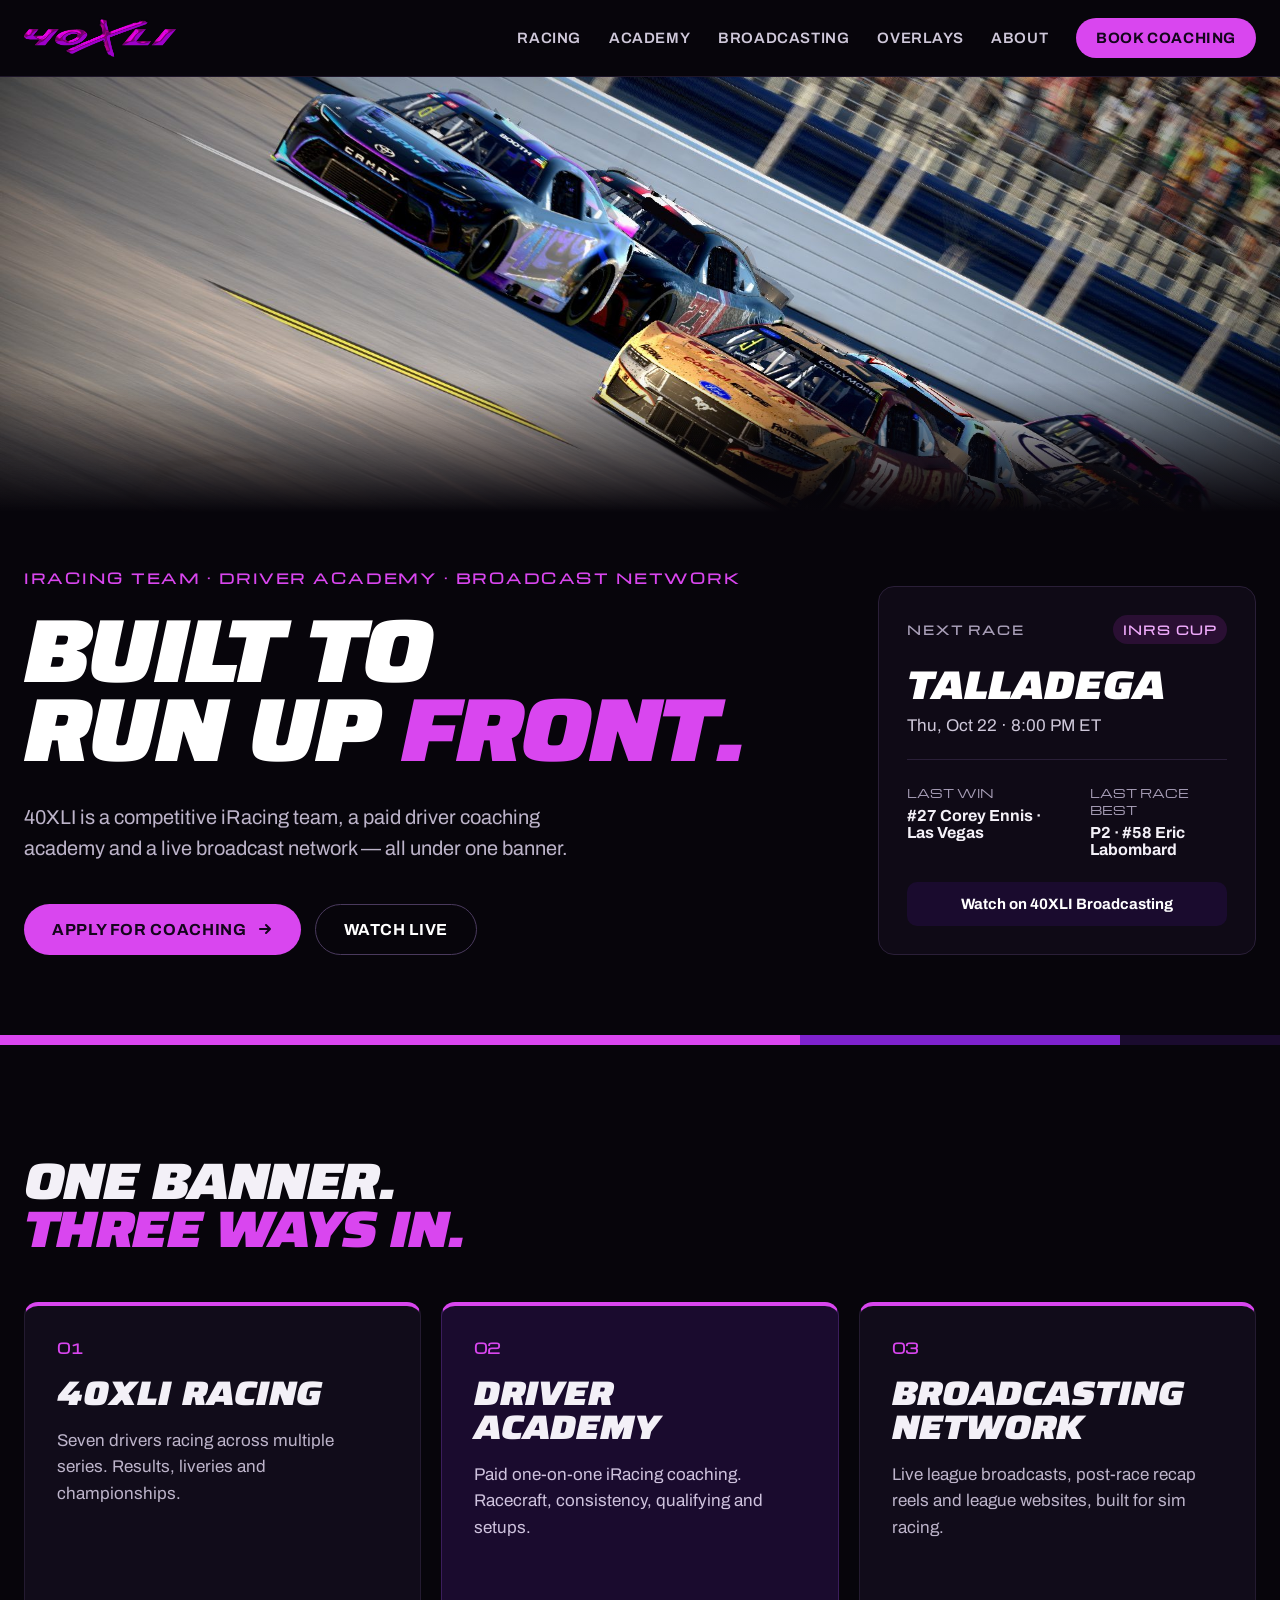
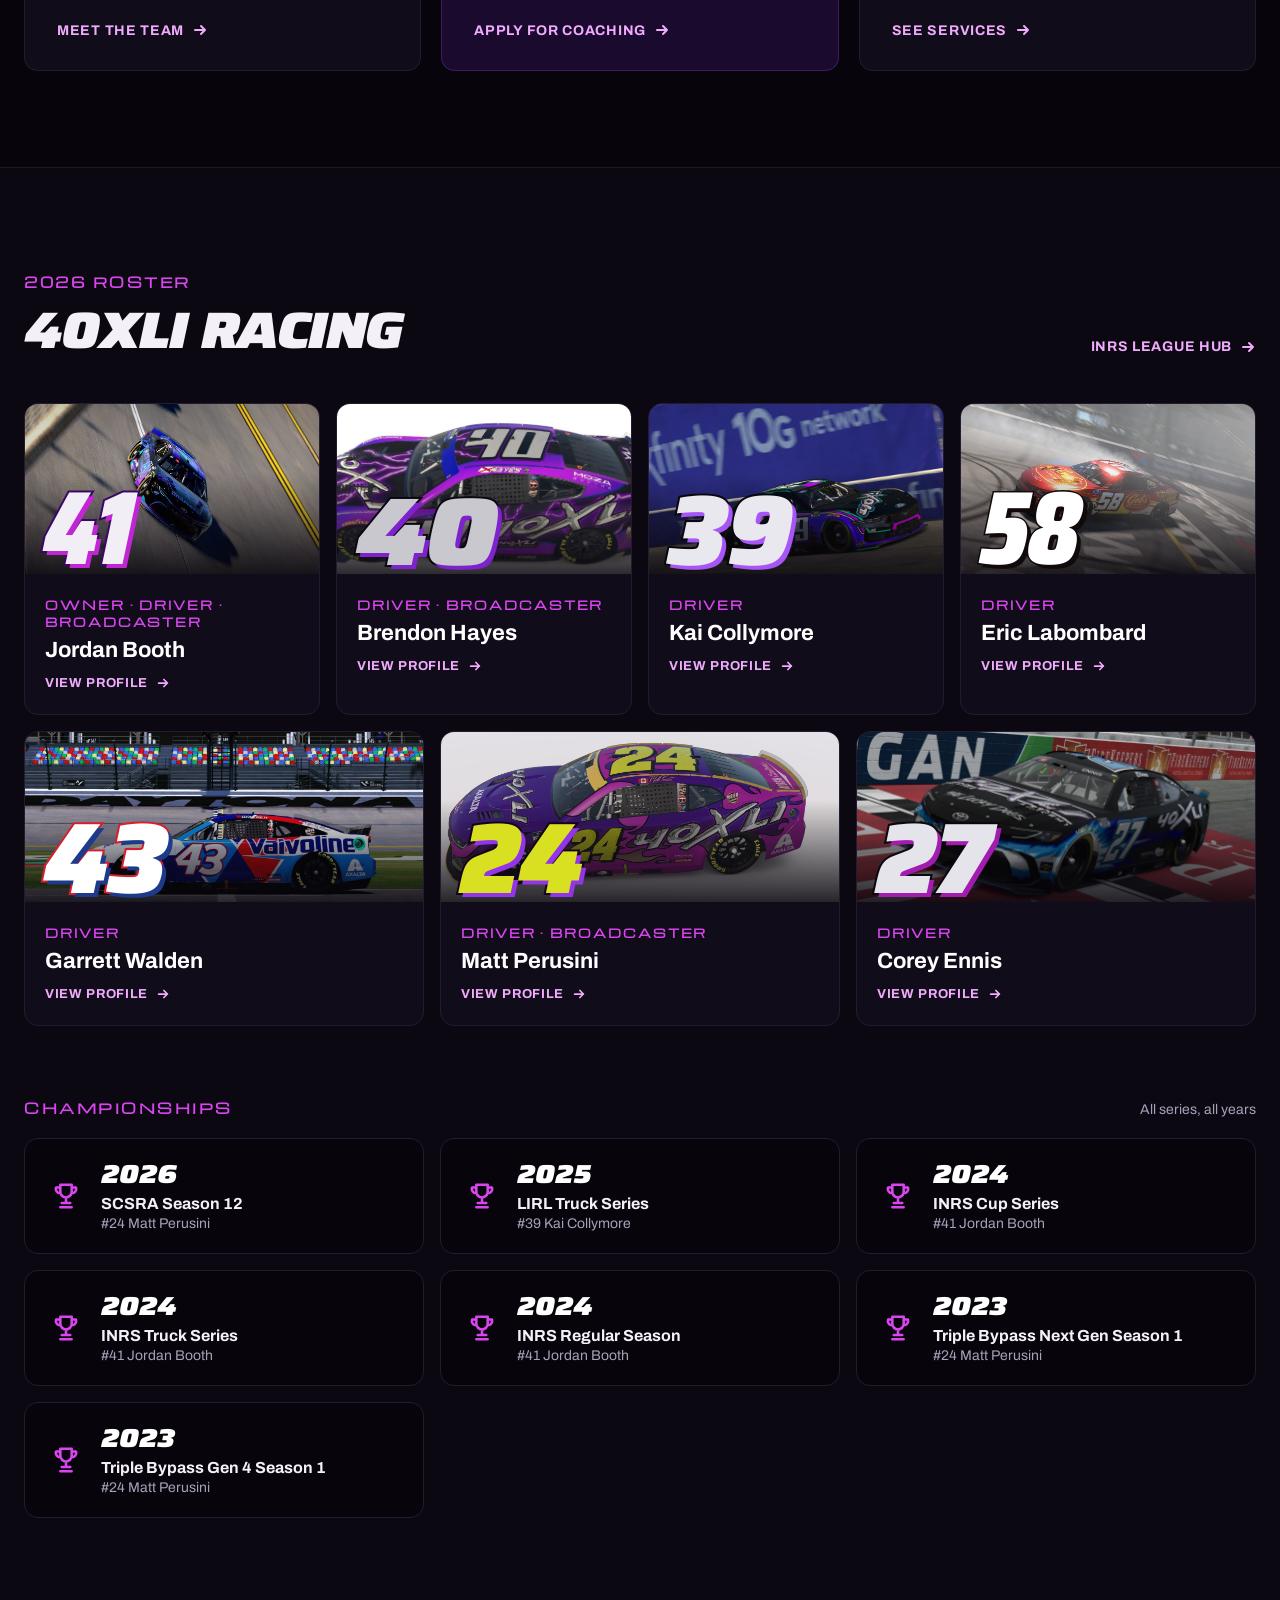
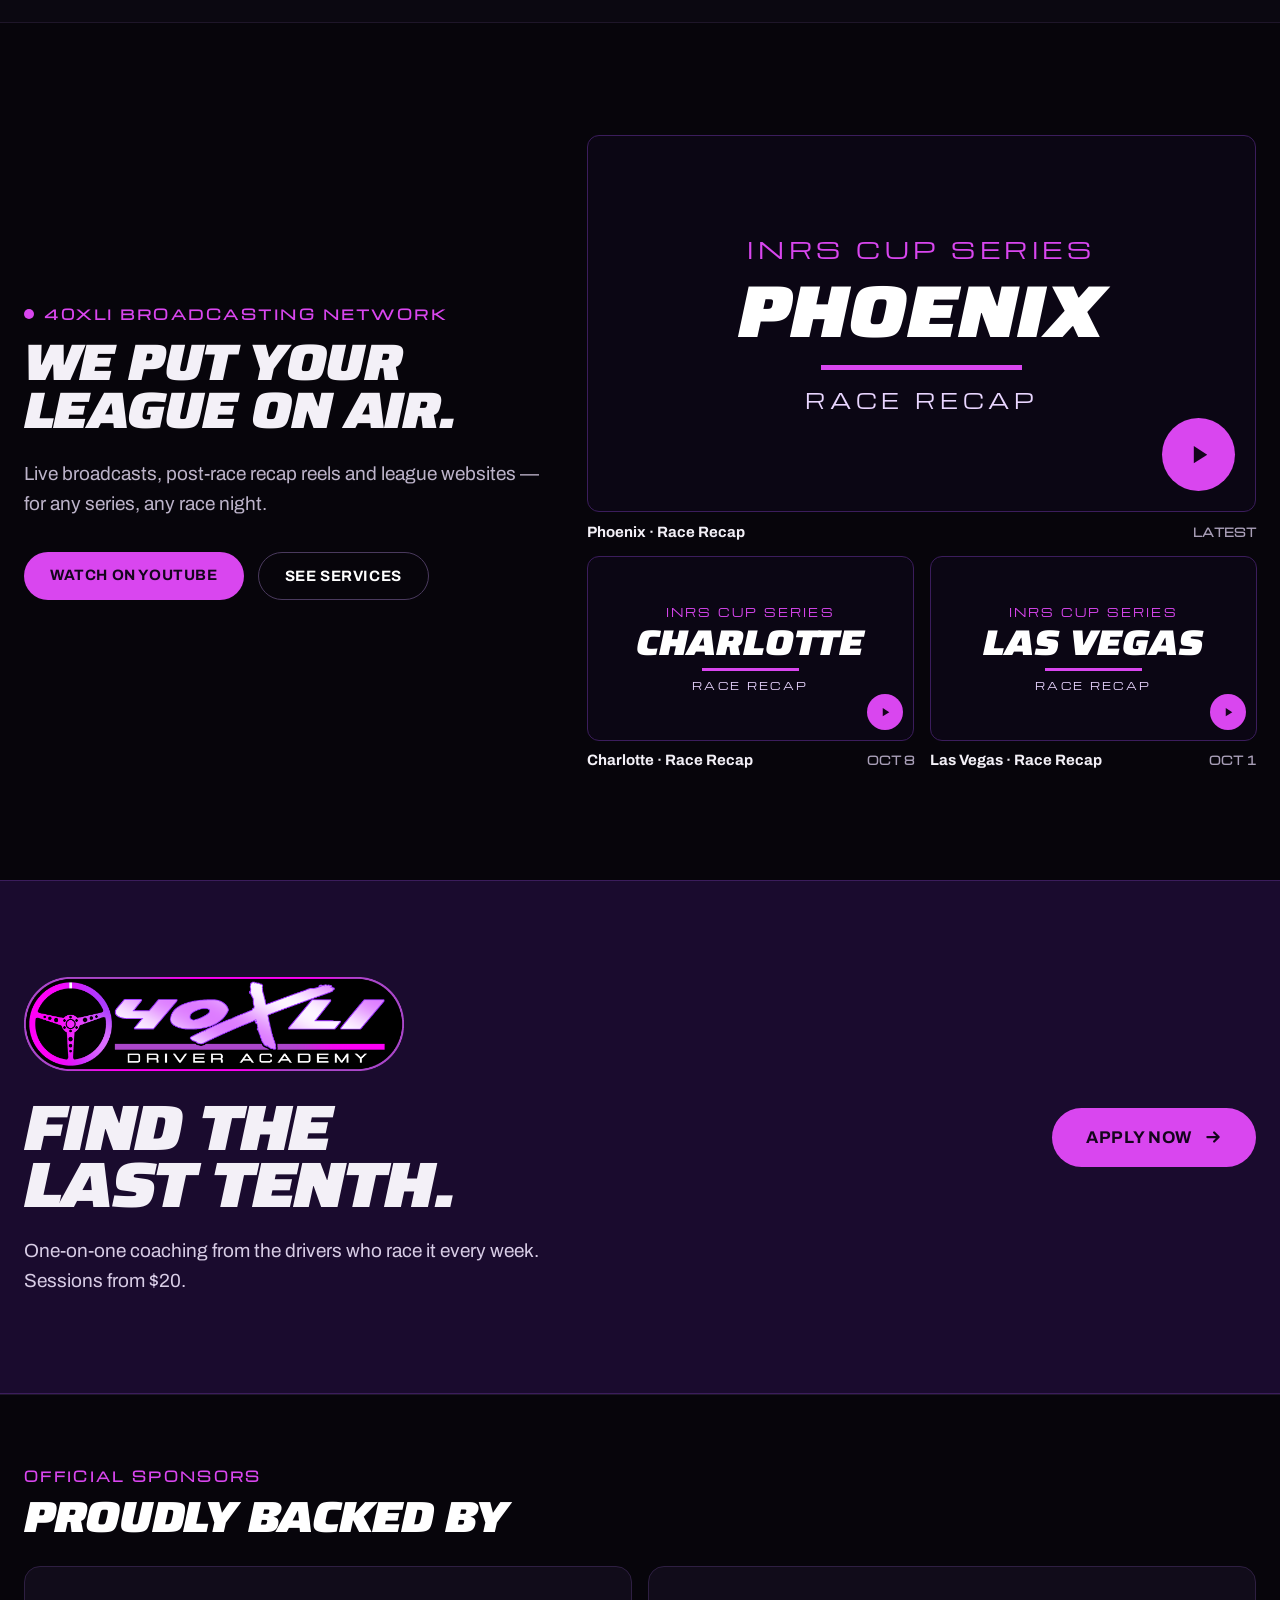
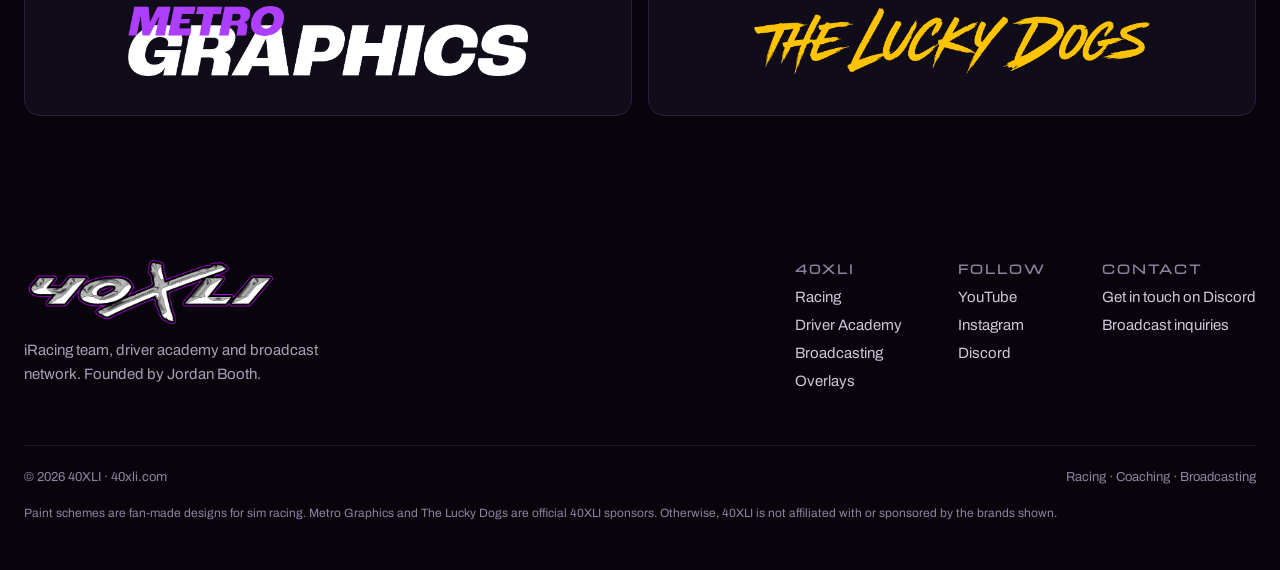
<file: index.html>
<!doctype html>
<html lang="en">
<head>
<meta charset="utf-8">
<meta name="viewport" content="width=device-width, initial-scale=1">
<title>40XLI — Home</title>
<meta name="description" content="40XLI is an iRacing team, driver academy and broadcasting network. Meet the drivers, book coaching, or hire us to broadcast your league.">
<meta property="og:type" content="website">
<meta property="og:site_name" content="40XLI">
<meta property="og:title" content="40XLI — Home">
<meta property="og:description" content="40XLI is an iRacing team, driver academy and broadcasting network. Meet the drivers, book coaching, or hire us to broadcast your league.">
<meta property="og:image" content="https://40xli.com/assets/img/889fb06f8a4cb985f8349c70e184c152.jpg">
<meta name="twitter:card" content="summary_large_image">
<meta name="theme-color" content="#07050B">
<link rel="icon" type="image/png" sizes="64x64" href="assets/favicon-64.png">
<link rel="apple-touch-icon" href="assets/apple-touch-icon.png">
<link rel="preconnect" href="https://fonts.googleapis.com">
<link rel="preconnect" href="https://fonts.gstatic.com" crossorigin>
<link href="https://fonts.googleapis.com/css2?family=Saira:ital,wdth,wght@1,50..125,700..900&amp;family=Michroma&amp;family=Archivo:wght@400;500;600;700&amp;display=swap" rel="stylesheet">
<link rel="stylesheet" href="assets/site.css?v=2">
</head>
<body>
<div style="width: 100%; background: rgb(7, 5, 11); color: rgb(243, 240, 247); font-family: Archivo, sans-serif; overflow: hidden;">

  
  <header style="border-bottom: 1px solid rgb(30, 22, 41);">
    <nav aria-label="Main" style="max-width: 1280px; margin: 0px auto; padding: 18px 24px; display: flex; flex-wrap: wrap; align-items: center; justify-content: space-between; gap: 16px;">
      <a href="" style="text-decoration: none; display: flex; align-items: center; gap: 10px;">
        <img src="assets/img/b43ddc08a0128ac7307b187be478bf04.png" alt="40XLI" style="height: 40px; width: auto; display: block;" decoding="async">
      </a>
      <div style="display: flex; flex-wrap: wrap; align-items: center; gap: 28px; font-size: 15px; font-weight: 600; letter-spacing: 0.04em; text-transform: uppercase;">
        <a href="#racing" style="color: rgb(207, 200, 218); text-decoration: none;">Racing</a>
        <a href="academy/" style="color: rgb(207, 200, 218); text-decoration: none;">Academy</a>
        <a href="broadcasting/" style="color: rgb(207, 200, 218); text-decoration: none;">Broadcasting</a>
        <a href="overlays/" style="color: rgb(207, 200, 218); text-decoration: none;">Overlays</a>
        <a href="#about" style="color: rgb(207, 200, 218); text-decoration: none;">About</a>
        <a href="academy/" style="background: rgb(217, 70, 239); color: rgb(20, 5, 28); text-decoration: none; padding: 12px 20px; border-radius: 999px; font-weight: 700;">Book coaching</a>
      </div>
    </nav>
  </header>

  
  <div class="home-hero">
  <div class="home-banner" role="img" aria-label="40XLI's #41 Camry and #39 Mustang racing in a pack at Talladega"></div>
  <section style="max-width: 1280px; margin: 0px auto; padding: 96px 24px 80px; display: flex; flex-wrap: wrap; align-items: flex-end; gap: 48px;">
    <div style="flex: 999 1 640px; min-width: 0px;">
      <p style="margin: 0px 0px 24px; font-family: Michroma, sans-serif; font-size: 14px; font-weight: 700; letter-spacing: 0.18em; color: rgb(217, 70, 239);">IRACING TEAM · DRIVER ACADEMY · BROADCAST NETWORK</p>
      <h1 style="margin: 0px; font-family: Saira, sans-serif; font-stretch: 125%; font-style: italic; font-weight: 900; font-size: clamp(44px, 7vw, 108px); line-height: 0.88; letter-spacing: -0.035em; text-transform: uppercase; color: rgb(255, 255, 255);">Built to<br>run up <span style="color: rgb(217, 70, 239);">front.</span></h1>
      <p style="margin: 32px 0px 0px; max-width: 560px; font-size: 20px; line-height: 1.55; color: rgb(189, 180, 202);">40XLI is a competitive iRacing team, a paid driver coaching academy and a live broadcast network — all under one banner.</p>
      <div style="margin-top: 40px; display: flex; flex-wrap: wrap; gap: 14px;">
        <a href="academy/" style="display: inline-flex; align-items: center; gap: 10px; background: rgb(217, 70, 239); color: rgb(20, 5, 28); text-decoration: none; padding: 16px 28px; border-radius: 999px; font-weight: 700; font-size: 16px; text-transform: uppercase; letter-spacing: 0.04em;">Apply for coaching
          <svg width="16" height="16" viewBox="0 0 16 16" fill="none" aria-hidden="true"><path d="M3 8h10M9 4l4 4-4 4" stroke="currentColor" stroke-width="2" stroke-linecap="round" stroke-linejoin="round"></path></svg>
        </a>
        <a href="https://www.youtube.com/@40XLIRacing/live" style="display: inline-flex; align-items: center; gap: 10px; border: 1px solid rgb(74, 58, 94); color: rgb(255, 255, 255); text-decoration: none; padding: 16px 28px; border-radius: 999px; font-weight: 700; font-size: 16px; text-transform: uppercase; letter-spacing: 0.04em;" target="_blank" rel="noopener">Watch live</a>
      </div>
    </div>

    <aside aria-label="Next race" style="flex: 1 1 320px; max-width: 400px; background: rgb(15, 10, 22); border: 1px solid rgb(42, 31, 56); border-radius: 16px; padding: 28px;">
      <div style="display: flex; align-items: center; justify-content: space-between; gap: 12px;">
        <span style="font-family: Michroma, sans-serif; font-size: 12px; font-weight: 700; letter-spacing: 0.16em; color: rgb(169, 159, 184);">NEXT RACE</span>
        <span id="nr-series" style="font-family: Michroma, sans-serif; font-size: 12px; font-weight: 700; letter-spacing: 0.12em; color: rgb(240, 171, 252); background: rgb(42, 15, 51); padding: 6px 10px; border-radius: 999px;">INRS CUP</span>
      </div>
      <p id="nr-track" style="margin: 22px 0px 0px; font-family: Saira, sans-serif; font-stretch: 125%; font-style: italic; font-weight: 900; font-size: 40px; line-height: 1; text-transform: uppercase; color: rgb(255, 255, 255);">Talladega</p>
      <p id="nr-when" style="margin: 10px 0px 0px; font-size: 17px; color: rgb(207, 200, 218);">Thu, Oct 22 · 8:00 PM ET</p>
      <div style="margin: 24px 0px; height: 1px; background: rgb(42, 31, 56);"></div>
      <div style="display: flex; gap: 24px;">
        <div>
          <p style="margin: 0px; font-family: Michroma, sans-serif; font-size: 12px; color: rgb(169, 159, 184);">LAST WIN</p>
          <p id="nr-lastwin" style="margin: 6px 0px 0px; font-weight: 700; font-size: 16px;">#27 Corey Ennis · Las Vegas</p>
        </div>
        <div>
          <p id="nr-best-label" style="margin: 0px; font-family: Michroma, sans-serif; font-size: 12px; color: rgb(169, 159, 184);">LAST RACE BEST</p>
          <p id="nr-best" style="margin: 6px 0px 0px; font-weight: 700; font-size: 16px;">P2 · #58 Eric Labombard</p>
        </div>
      </div>
      <a href="https://www.youtube.com/@40XLIRacing/live" style="margin-top: 24px; display: flex; align-items: center; justify-content: center; gap: 8px; background: rgb(26, 11, 46); color: rgb(255, 255, 255); text-decoration: none; padding: 14px; border-radius: 10px; font-weight: 700; font-size: 15px;" target="_blank" rel="noopener">Watch on 40XLI Broadcasting</a>
    </aside>
  </section>
  </div>

  
  <div aria-hidden="true" style="display: flex; height: 10px;">
    <div style="flex: 5 1 0%; background: rgb(217, 70, 239);"></div>
    <div style="flex: 2 1 0%; background: rgb(126, 34, 206);"></div>
    <div style="flex: 1 1 0%; background: rgb(26, 11, 46);"></div>
  </div>

  
  <section style="max-width: 1280px; margin: 0px auto; padding: 112px 24px 96px;">
    <h2 style="margin: 0px 0px 48px; font-family: Saira, sans-serif; font-stretch: 125%; font-style: italic; font-weight: 900; font-size: clamp(30px, 4vw, 54px); line-height: 0.95; letter-spacing: -0.03em; text-transform: uppercase;">One banner.<br><span style="color: rgb(217, 70, 239);">Three ways in.</span></h2>
    <div style="display: flex; flex-wrap: wrap; gap: 20px;">
      <a href="#racing" style="flex: 1 1 320px; display: flex; flex-direction: column; gap: 18px; background: rgb(17, 12, 26); border-width: 4px 1px 1px; border-style: solid; border-color: rgb(217, 70, 239) rgb(36, 27, 49) rgb(36, 27, 49); border-image: initial; border-radius: 14px; padding: 32px; text-decoration: none; color: rgb(243, 240, 247); min-height: 300px;">
        <span style="font-family: Michroma, sans-serif; font-weight: 700; font-size: 14px; color: rgb(217, 70, 239);">01</span>
        <span style="font-family: Saira, sans-serif; font-stretch: 125%; font-style: italic; font-weight: 900; font-size: 34px; line-height: 1; text-transform: uppercase;">40XLI Racing</span>
        <span style="font-size: 17px; line-height: 1.55; color: rgb(189, 180, 202);">Seven drivers racing across multiple series. Results, liveries and championships.</span>
        <span style="margin-top: auto; display: inline-flex; align-items: center; gap: 8px; font-weight: 700; text-transform: uppercase; letter-spacing: 0.05em; font-size: 14px; color: rgb(240, 171, 252);">Meet the team
          <svg width="16" height="16" viewBox="0 0 16 16" fill="none" aria-hidden="true"><path d="M3 8h10M9 4l4 4-4 4" stroke="currentColor" stroke-width="2" stroke-linecap="round" stroke-linejoin="round"></path></svg></span>
      </a>
      <a href="academy/" style="flex: 1 1 320px; display: flex; flex-direction: column; gap: 18px; background: rgb(26, 11, 46); border-width: 4px 1px 1px; border-style: solid; border-color: rgb(217, 70, 239) rgb(59, 29, 92) rgb(59, 29, 92); border-image: initial; border-radius: 14px; padding: 32px; text-decoration: none; color: rgb(243, 240, 247); min-height: 300px;">
        <span style="font-family: Michroma, sans-serif; font-weight: 700; font-size: 14px; color: rgb(217, 70, 239);">02</span>
        <span style="font-family: Saira, sans-serif; font-stretch: 125%; font-style: italic; font-weight: 900; font-size: 34px; line-height: 1; text-transform: uppercase;">Driver Academy</span>
        <span style="font-size: 17px; line-height: 1.55; color: rgb(207, 195, 222);">Paid one-on-one iRacing coaching. Racecraft, consistency, qualifying and setups.</span>
        <span style="margin-top: auto; display: inline-flex; align-items: center; gap: 8px; font-weight: 700; text-transform: uppercase; letter-spacing: 0.05em; font-size: 14px; color: rgb(240, 171, 252);">Apply for coaching
          <svg width="16" height="16" viewBox="0 0 16 16" fill="none" aria-hidden="true"><path d="M3 8h10M9 4l4 4-4 4" stroke="currentColor" stroke-width="2" stroke-linecap="round" stroke-linejoin="round"></path></svg></span>
      </a>
      <a href="broadcasting/" style="flex: 1 1 320px; display: flex; flex-direction: column; gap: 18px; background: rgb(17, 12, 26); border-width: 4px 1px 1px; border-style: solid; border-color: rgb(217, 70, 239) rgb(36, 27, 49) rgb(36, 27, 49); border-image: initial; border-radius: 14px; padding: 32px; text-decoration: none; color: rgb(243, 240, 247); min-height: 300px;">
        <span style="font-family: Michroma, sans-serif; font-weight: 700; font-size: 14px; color: rgb(217, 70, 239);">03</span>
        <span style="font-family: Saira, sans-serif; font-stretch: 125%; font-style: italic; font-weight: 900; font-size: 34px; line-height: 1; text-transform: uppercase;">Broadcasting Network</span>
        <span style="font-size: 17px; line-height: 1.55; color: rgb(189, 180, 202);">Live league broadcasts, post-race recap reels and league websites, built for sim racing.</span>
        <span style="margin-top: auto; display: inline-flex; align-items: center; gap: 8px; font-weight: 700; text-transform: uppercase; letter-spacing: 0.05em; font-size: 14px; color: rgb(240, 171, 252);">See services
          <svg width="16" height="16" viewBox="0 0 16 16" fill="none" aria-hidden="true"><path d="M3 8h10M9 4l4 4-4 4" stroke="currentColor" stroke-width="2" stroke-linecap="round" stroke-linejoin="round"></path></svg></span>
      </a>
    </div>
  </section>

  
  <section id="racing" style="background: rgb(11, 8, 17); border-top: 1px solid rgb(30, 22, 41); border-bottom: 1px solid rgb(30, 22, 41);">
    <div style="max-width: 1280px; margin: 0px auto; padding: 104px 24px;">
      <div style="display: flex; flex-wrap: wrap; align-items: flex-end; justify-content: space-between; gap: 24px; margin-bottom: 48px;">
        <div>
          <p style="margin: 0px 0px 14px; font-family: Michroma, sans-serif; font-size: 14px; font-weight: 700; letter-spacing: 0.18em; color: rgb(217, 70, 239);">2026 ROSTER</p>
          <h2 style="margin: 0px; font-family: Saira, sans-serif; font-stretch: 125%; font-style: italic; font-weight: 900; font-size: clamp(30px, 4vw, 54px); line-height: 0.95; letter-spacing: -0.03em; text-transform: uppercase;">40XLI Racing</h2>
        </div>
        <a href="https://jordanbooth0904-spec.github.io/inrs-league-hub/" style="display: inline-flex; align-items: center; gap: 8px; font-weight: 700; text-transform: uppercase; letter-spacing: 0.05em; font-size: 14px; color: rgb(240, 171, 252); text-decoration: none;" target="_blank" rel="noopener">INRS League Hub
          <svg width="16" height="16" viewBox="0 0 16 16" fill="none" aria-hidden="true"><path d="M3 8h10M9 4l4 4-4 4" stroke="currentColor" stroke-width="2" stroke-linecap="round" stroke-linejoin="round"></path></svg></a>
      </div>
      <div style="display: flex; flex-wrap: wrap; gap: 16px;">
        
          <a href="drivers/jordan-booth/" style="flex: 1 1 270px; display: block; text-decoration: none; color: inherit; background: rgb(17, 12, 26); border: 1px solid rgb(36, 27, 49); border-radius: 14px; overflow: hidden;">
            <div style="position: relative; height: 170px; background: rgb(26, 11, 46); display: flex; align-items: center; justify-content: center; overflow: hidden;">
              
                <img src="assets/img/jordan-41-camry-holo-close.jpg" alt="The #41 40XLI Toyota Camry with purple holographic graphics" style="position: absolute; inset: 0px; width: 100%; height: 100%; object-fit: cover;" loading="lazy" decoding="async">
                <div aria-hidden="true" style="position: absolute; inset: 0px; background: linear-gradient(to top, rgba(7, 5, 11, 0.85), rgba(7, 5, 11, 0) 60%);"></div>
              
              
              <span style="position: absolute; left: 18px; bottom: -6px; line-height: 1; font-family: Saira, sans-serif; font-stretch: 88%; font-style: italic; font-weight: 900; font-size: 104px; letter-spacing: -0.02em; color: rgb(242, 238, 246); -webkit-text-stroke: 4px rgb(59, 7, 100); paint-order: stroke; text-shadow: rgb(192, 38, 211) 4px 4px 0px;"><span class="sc-interp">41</span></span>
            </div>
            <div style="padding: 22px 20px 24px;">
              <p style="margin: 0px; font-family: Michroma, sans-serif; font-size: 12px; font-weight: 700; letter-spacing: 0.16em; color: rgb(217, 70, 239);"><span class="sc-interp">OWNER · DRIVER · BROADCASTER</span></p>
              <p style="margin: 8px 0px 0px; font-size: 22px; font-weight: 700; color: rgb(255, 255, 255);"><span class="sc-interp">Jordan Booth</span></p>
              <span style="margin-top: 14px; display: inline-flex; align-items: center; gap: 8px; font-weight: 700; text-transform: uppercase; letter-spacing: 0.05em; font-size: 13px; color: rgb(240, 171, 252);"><span class="sc-interp">View profile</span>
                <svg width="14" height="14" viewBox="0 0 16 16" fill="none" aria-hidden="true"><path d="M3 8h10M9 4l4 4-4 4" stroke="currentColor" stroke-width="2" stroke-linecap="round" stroke-linejoin="round"></path></svg></span>
            </div>
          </a>
        
          <a href="drivers/brendon-hayes/" style="flex: 1 1 270px; display: block; text-decoration: none; color: inherit; background: rgb(17, 12, 26); border: 1px solid rgb(36, 27, 49); border-radius: 14px; overflow: hidden;">
            <div style="position: relative; height: 170px; background: rgb(26, 11, 46); display: flex; align-items: center; justify-content: center; overflow: hidden;">
              
                <img src="assets/img/81a452729436f30b1763ec47f6bca880.jpg" alt="" style="position: absolute; inset: 0px; width: 100%; height: 100%; object-fit: cover;" loading="lazy" decoding="async">
                <div aria-hidden="true" style="position: absolute; inset: 0px; background: linear-gradient(to top, rgba(7, 5, 11, 0.85), rgba(7, 5, 11, 0) 60%);"></div>
              
              
              <span style="position: absolute; left: 18px; bottom: -6px; line-height: 1; font-family: Saira, sans-serif; font-stretch: 125%; font-style: italic; font-weight: 900; font-size: 96px; letter-spacing: -0.03em; color: rgb(200, 200, 206); -webkit-text-stroke: 4px rgb(10, 7, 16); paint-order: stroke; text-shadow: rgb(126, 34, 206) 4px 4px 0px;"><span class="sc-interp">40</span></span>
            </div>
            <div style="padding: 22px 20px 24px;">
              <p style="margin: 0px; font-family: Michroma, sans-serif; font-size: 12px; font-weight: 700; letter-spacing: 0.16em; color: rgb(217, 70, 239);"><span class="sc-interp">DRIVER · BROADCASTER</span></p>
              <p style="margin: 8px 0px 0px; font-size: 22px; font-weight: 700; color: rgb(255, 255, 255);"><span class="sc-interp">Brendon Hayes</span></p>
              <span style="margin-top: 14px; display: inline-flex; align-items: center; gap: 8px; font-weight: 700; text-transform: uppercase; letter-spacing: 0.05em; font-size: 13px; color: rgb(240, 171, 252);"><span class="sc-interp">View profile</span>
                <svg width="14" height="14" viewBox="0 0 16 16" fill="none" aria-hidden="true"><path d="M3 8h10M9 4l4 4-4 4" stroke="currentColor" stroke-width="2" stroke-linecap="round" stroke-linejoin="round"></path></svg></span>
            </div>
          </a>
        
          <a href="drivers/kai-collymore/" style="flex: 1 1 270px; display: block; text-decoration: none; color: inherit; background: rgb(17, 12, 26); border: 1px solid rgb(36, 27, 49); border-radius: 14px; overflow: hidden;">
            <div style="position: relative; height: 170px; background: rgb(26, 11, 46); display: flex; align-items: center; justify-content: center; overflow: hidden;">
              
                <img src="assets/img/873f34c558aaf38e60eaedba58dc4433.jpg" alt="" style="position: absolute; inset: 0px; width: 100%; height: 100%; object-fit: cover;" loading="lazy" decoding="async">
                <div aria-hidden="true" style="position: absolute; inset: 0px; background: linear-gradient(to top, rgba(7, 5, 11, 0.85), rgba(7, 5, 11, 0) 60%);"></div>
              
              
              <span style="position: absolute; left: 18px; bottom: -6px; line-height: 1; font-family: Saira, sans-serif; font-stretch: 100%; font-style: italic; font-weight: 900; font-size: 100px; letter-spacing: -0.02em; color: rgb(232, 232, 238); -webkit-text-stroke: 4px rgb(10, 7, 16); paint-order: stroke; text-shadow: rgb(168, 85, 247) 4px 4px 0px;"><span class="sc-interp">39</span></span>
            </div>
            <div style="padding: 22px 20px 24px;">
              <p style="margin: 0px; font-family: Michroma, sans-serif; font-size: 12px; font-weight: 700; letter-spacing: 0.16em; color: rgb(217, 70, 239);"><span class="sc-interp">DRIVER</span></p>
              <p style="margin: 8px 0px 0px; font-size: 22px; font-weight: 700; color: rgb(255, 255, 255);"><span class="sc-interp">Kai Collymore</span></p>
              <span style="margin-top: 14px; display: inline-flex; align-items: center; gap: 8px; font-weight: 700; text-transform: uppercase; letter-spacing: 0.05em; font-size: 13px; color: rgb(240, 171, 252);"><span class="sc-interp">View profile</span>
                <svg width="14" height="14" viewBox="0 0 16 16" fill="none" aria-hidden="true"><path d="M3 8h10M9 4l4 4-4 4" stroke="currentColor" stroke-width="2" stroke-linecap="round" stroke-linejoin="round"></path></svg></span>
            </div>
          </a>
        
          <a href="drivers/eric-labombard/" style="flex: 1 1 270px; display: block; text-decoration: none; color: inherit; background: rgb(17, 12, 26); border: 1px solid rgb(36, 27, 49); border-radius: 14px; overflow: hidden;">
            <div style="position: relative; height: 170px; background: rgb(26, 11, 46); display: flex; align-items: center; justify-content: center; overflow: hidden;">
              
                <img src="assets/img/c06cf284209632ddf71b1ceca6b510ff.jpg" alt="" style="position: absolute; inset: 0px; width: 100%; height: 100%; object-fit: cover;" loading="lazy" decoding="async">
                <div aria-hidden="true" style="position: absolute; inset: 0px; background: linear-gradient(to top, rgba(7, 5, 11, 0.85), rgba(7, 5, 11, 0) 60%);"></div>
              
              
              <span style="position: absolute; left: 18px; bottom: -6px; line-height: 1; font-family: Saira, sans-serif; font-stretch: 85%; font-style: italic; font-weight: 900; font-size: 104px; letter-spacing: -0.02em; color: rgb(255, 255, 255); -webkit-text-stroke: 3px rgb(18, 10, 10); paint-order: stroke; text-shadow: rgb(18, 10, 10) 4px 4px 0px;"><span class="sc-interp">58</span></span>
            </div>
            <div style="padding: 22px 20px 24px;">
              <p style="margin: 0px; font-family: Michroma, sans-serif; font-size: 12px; font-weight: 700; letter-spacing: 0.16em; color: rgb(217, 70, 239);"><span class="sc-interp">DRIVER</span></p>
              <p style="margin: 8px 0px 0px; font-size: 22px; font-weight: 700; color: rgb(255, 255, 255);"><span class="sc-interp">Eric Labombard</span></p>
              <span style="margin-top: 14px; display: inline-flex; align-items: center; gap: 8px; font-weight: 700; text-transform: uppercase; letter-spacing: 0.05em; font-size: 13px; color: rgb(240, 171, 252);"><span class="sc-interp">View profile</span>
                <svg width="14" height="14" viewBox="0 0 16 16" fill="none" aria-hidden="true"><path d="M3 8h10M9 4l4 4-4 4" stroke="currentColor" stroke-width="2" stroke-linecap="round" stroke-linejoin="round"></path></svg></span>
            </div>
          </a>
        
          <a href="drivers/garrett-walden/" style="flex: 1 1 270px; display: block; text-decoration: none; color: inherit; background: rgb(17, 12, 26); border: 1px solid rgb(36, 27, 49); border-radius: 14px; overflow: hidden;">
            <div style="position: relative; height: 170px; background: rgb(26, 11, 46); display: flex; align-items: center; justify-content: center; overflow: hidden;">
              
                <img src="assets/img/b43e3a1b00c282f32f2c76c4612f6d7c.jpg" alt="" style="position: absolute; inset: 0px; width: 100%; height: 100%; object-fit: cover;" loading="lazy" decoding="async">
                <div aria-hidden="true" style="position: absolute; inset: 0px; background: linear-gradient(to top, rgba(7, 5, 11, 0.85), rgba(7, 5, 11, 0) 60%);"></div>
              
              
              <span style="position: absolute; left: 18px; bottom: -6px; line-height: 1; font-family: Saira, sans-serif; font-stretch: 100%; font-style: italic; font-weight: 900; font-size: 100px; letter-spacing: -0.02em; color: rgb(255, 255, 255); -webkit-text-stroke: 4px rgb(211, 32, 47); paint-order: stroke; text-shadow: rgb(30, 58, 138) 4px 4px 0px;"><span class="sc-interp">43</span></span>
            </div>
            <div style="padding: 22px 20px 24px;">
              <p style="margin: 0px; font-family: Michroma, sans-serif; font-size: 12px; font-weight: 700; letter-spacing: 0.16em; color: rgb(217, 70, 239);"><span class="sc-interp">DRIVER</span></p>
              <p style="margin: 8px 0px 0px; font-size: 22px; font-weight: 700; color: rgb(255, 255, 255);"><span class="sc-interp">Garrett Walden</span></p>
              <span style="margin-top: 14px; display: inline-flex; align-items: center; gap: 8px; font-weight: 700; text-transform: uppercase; letter-spacing: 0.05em; font-size: 13px; color: rgb(240, 171, 252);"><span class="sc-interp">View profile</span>
                <svg width="14" height="14" viewBox="0 0 16 16" fill="none" aria-hidden="true"><path d="M3 8h10M9 4l4 4-4 4" stroke="currentColor" stroke-width="2" stroke-linecap="round" stroke-linejoin="round"></path></svg></span>
            </div>
          </a>
        
          <a href="drivers/matt-perusini/" style="flex: 1 1 270px; display: block; text-decoration: none; color: inherit; background: rgb(17, 12, 26); border: 1px solid rgb(36, 27, 49); border-radius: 14px; overflow: hidden;">
            <div style="position: relative; height: 170px; background: rgb(26, 11, 46); display: flex; align-items: center; justify-content: center; overflow: hidden;">
              
                <img src="assets/img/c12cf08bc95e4355b9d5e97ca2f99a6a.jpg" alt="" style="position: absolute; inset: 0px; width: 100%; height: 100%; object-fit: cover;" loading="lazy" decoding="async">
                <div aria-hidden="true" style="position: absolute; inset: 0px; background: linear-gradient(to top, rgba(7, 5, 11, 0.85), rgba(7, 5, 11, 0) 60%);"></div>
              
              
              <span style="position: absolute; left: 18px; bottom: -6px; line-height: 1; font-family: Saira, sans-serif; font-stretch: 100%; font-style: italic; font-weight: 900; font-size: 100px; letter-spacing: -0.02em; color: rgb(217, 224, 33); -webkit-text-stroke: 4px rgb(20, 5, 28); paint-order: stroke; text-shadow: rgb(147, 51, 234) 4px 4px 0px;"><span class="sc-interp">24</span></span>
            </div>
            <div style="padding: 22px 20px 24px;">
              <p style="margin: 0px; font-family: Michroma, sans-serif; font-size: 12px; font-weight: 700; letter-spacing: 0.16em; color: rgb(217, 70, 239);"><span class="sc-interp">DRIVER · BROADCASTER</span></p>
              <p style="margin: 8px 0px 0px; font-size: 22px; font-weight: 700; color: rgb(255, 255, 255);"><span class="sc-interp">Matt Perusini</span></p>
              <span style="margin-top: 14px; display: inline-flex; align-items: center; gap: 8px; font-weight: 700; text-transform: uppercase; letter-spacing: 0.05em; font-size: 13px; color: rgb(240, 171, 252);"><span class="sc-interp">View profile</span>
                <svg width="14" height="14" viewBox="0 0 16 16" fill="none" aria-hidden="true"><path d="M3 8h10M9 4l4 4-4 4" stroke="currentColor" stroke-width="2" stroke-linecap="round" stroke-linejoin="round"></path></svg></span>
            </div>
          </a>
        
          <a href="drivers/corey-ennis/" style="flex: 1 1 270px; display: block; text-decoration: none; color: inherit; background: rgb(17, 12, 26); border: 1px solid rgb(36, 27, 49); border-radius: 14px; overflow: hidden;">
            <div style="position: relative; height: 170px; background: rgb(26, 11, 46); display: flex; align-items: center; justify-content: center; overflow: hidden;">
              
                <img src="assets/img/corey-27-lucky-dogs-camry-close.jpg" alt="" style="position: absolute; inset: 0px; width: 100%; height: 100%; object-fit: cover;" loading="lazy" decoding="async">
                <div aria-hidden="true" style="position: absolute; inset: 0px; background: linear-gradient(to top, rgba(7, 5, 11, 0.85), rgba(7, 5, 11, 0) 60%);"></div>
              
              
              <span style="position: absolute; left: 18px; bottom: -6px; line-height: 1; font-family: Saira, sans-serif; font-stretch: 100%; font-style: italic; font-weight: 900; font-size: 100px; letter-spacing: -0.02em; color: rgb(228, 228, 234); -webkit-text-stroke: 4px rgb(10, 7, 16); paint-order: stroke; text-shadow: rgb(162, 28, 175) 4px 4px 0px;"><span class="sc-interp">27</span></span>
            </div>
            <div style="padding: 22px 20px 24px;">
              <p style="margin: 0px; font-family: Michroma, sans-serif; font-size: 12px; font-weight: 700; letter-spacing: 0.16em; color: rgb(217, 70, 239);"><span class="sc-interp">DRIVER</span></p>
              <p style="margin: 8px 0px 0px; font-size: 22px; font-weight: 700; color: rgb(255, 255, 255);"><span class="sc-interp">Corey Ennis</span></p>
              <span style="margin-top: 14px; display: inline-flex; align-items: center; gap: 8px; font-weight: 700; text-transform: uppercase; letter-spacing: 0.05em; font-size: 13px; color: rgb(240, 171, 252);"><span class="sc-interp">View profile</span>
                <svg width="14" height="14" viewBox="0 0 16 16" fill="none" aria-hidden="true"><path d="M3 8h10M9 4l4 4-4 4" stroke="currentColor" stroke-width="2" stroke-linecap="round" stroke-linejoin="round"></path></svg></span>
            </div>
          </a>
        
      </div>

      <div style="margin-top: 72px;">
        <div style="display: flex; flex-wrap: wrap; align-items: baseline; justify-content: space-between; gap: 12px; margin-bottom: 20px;">
          <p style="margin: 0px; font-family: Michroma, sans-serif; font-size: 14px; font-weight: 700; letter-spacing: 0.18em; color: rgb(217, 70, 239);">CHAMPIONSHIPS</p>
          <p style="margin: 0px; font-size: 14px; color: rgb(169, 159, 184);">All series, all years</p>
        </div>
        <div class="champ-grid" style="display: flex; flex-wrap: wrap; gap: 16px;">
          
            <div style="flex: 1 1 270px; background: rgb(7, 5, 11); border: 1px solid rgb(36, 27, 49); border-radius: 14px; padding: 22px 24px; display: flex; gap: 18px; align-items: center;">
              <svg width="34" height="34" viewBox="0 0 24 24" fill="none" aria-hidden="true" style="flex: 0 0 auto;"><path d="M8 4h8v5a4 4 0 0 1-8 0V4zM8 6H5a3 3 0 0 0 3 4M16 6h3a3 3 0 0 1-3 4M12 13v4M8 20h8M9 17h6" stroke="#D946EF" stroke-width="1.8" stroke-linecap="round" stroke-linejoin="round"></path></svg>
              <div style="min-width: 0px;">
                <p style="margin: 0px; font-family: Saira, sans-serif; font-stretch: 125%; font-style: italic; font-weight: 900; font-size: 26px; line-height: 1; color: rgb(255, 255, 255);"><span class="sc-interp">2026</span></p>
                <p style="margin: 8px 0px 0px; font-size: 16px; font-weight: 700; color: rgb(243, 240, 247);"><span class="sc-interp">SCSRA Season 12</span></p>
                <p style="margin: 4px 0px 0px; font-size: 14px; color: rgb(169, 159, 184);"><span class="sc-interp">#24 Matt Perusini</span></p>
              </div>
            </div>
          
            <div style="flex: 1 1 270px; background: rgb(7, 5, 11); border: 1px solid rgb(36, 27, 49); border-radius: 14px; padding: 22px 24px; display: flex; gap: 18px; align-items: center;">
              <svg width="34" height="34" viewBox="0 0 24 24" fill="none" aria-hidden="true" style="flex: 0 0 auto;"><path d="M8 4h8v5a4 4 0 0 1-8 0V4zM8 6H5a3 3 0 0 0 3 4M16 6h3a3 3 0 0 1-3 4M12 13v4M8 20h8M9 17h6" stroke="#D946EF" stroke-width="1.8" stroke-linecap="round" stroke-linejoin="round"></path></svg>
              <div style="min-width: 0px;">
                <p style="margin: 0px; font-family: Saira, sans-serif; font-stretch: 125%; font-style: italic; font-weight: 900; font-size: 26px; line-height: 1; color: rgb(255, 255, 255);"><span class="sc-interp">2025</span></p>
                <p style="margin: 8px 0px 0px; font-size: 16px; font-weight: 700; color: rgb(243, 240, 247);"><span class="sc-interp">LIRL Truck Series</span></p>
                <p style="margin: 4px 0px 0px; font-size: 14px; color: rgb(169, 159, 184);"><span class="sc-interp">#39 Kai Collymore</span></p>
              </div>
            </div>
          
            <div style="flex: 1 1 270px; background: rgb(7, 5, 11); border: 1px solid rgb(36, 27, 49); border-radius: 14px; padding: 22px 24px; display: flex; gap: 18px; align-items: center;">
              <svg width="34" height="34" viewBox="0 0 24 24" fill="none" aria-hidden="true" style="flex: 0 0 auto;"><path d="M8 4h8v5a4 4 0 0 1-8 0V4zM8 6H5a3 3 0 0 0 3 4M16 6h3a3 3 0 0 1-3 4M12 13v4M8 20h8M9 17h6" stroke="#D946EF" stroke-width="1.8" stroke-linecap="round" stroke-linejoin="round"></path></svg>
              <div style="min-width: 0px;">
                <p style="margin: 0px; font-family: Saira, sans-serif; font-stretch: 125%; font-style: italic; font-weight: 900; font-size: 26px; line-height: 1; color: rgb(255, 255, 255);"><span class="sc-interp">2024</span></p>
                <p style="margin: 8px 0px 0px; font-size: 16px; font-weight: 700; color: rgb(243, 240, 247);"><span class="sc-interp">INRS Cup Series</span></p>
                <p style="margin: 4px 0px 0px; font-size: 14px; color: rgb(169, 159, 184);"><span class="sc-interp">#41 Jordan Booth</span></p>
              </div>
            </div>
          
            <div style="flex: 1 1 270px; background: rgb(7, 5, 11); border: 1px solid rgb(36, 27, 49); border-radius: 14px; padding: 22px 24px; display: flex; gap: 18px; align-items: center;">
              <svg width="34" height="34" viewBox="0 0 24 24" fill="none" aria-hidden="true" style="flex: 0 0 auto;"><path d="M8 4h8v5a4 4 0 0 1-8 0V4zM8 6H5a3 3 0 0 0 3 4M16 6h3a3 3 0 0 1-3 4M12 13v4M8 20h8M9 17h6" stroke="#D946EF" stroke-width="1.8" stroke-linecap="round" stroke-linejoin="round"></path></svg>
              <div style="min-width: 0px;">
                <p style="margin: 0px; font-family: Saira, sans-serif; font-stretch: 125%; font-style: italic; font-weight: 900; font-size: 26px; line-height: 1; color: rgb(255, 255, 255);"><span class="sc-interp">2024</span></p>
                <p style="margin: 8px 0px 0px; font-size: 16px; font-weight: 700; color: rgb(243, 240, 247);"><span class="sc-interp">INRS Truck Series</span></p>
                <p style="margin: 4px 0px 0px; font-size: 14px; color: rgb(169, 159, 184);"><span class="sc-interp">#41 Jordan Booth</span></p>
              </div>
            </div>
          
            <div style="flex: 1 1 270px; background: rgb(7, 5, 11); border: 1px solid rgb(36, 27, 49); border-radius: 14px; padding: 22px 24px; display: flex; gap: 18px; align-items: center;">
              <svg width="34" height="34" viewBox="0 0 24 24" fill="none" aria-hidden="true" style="flex: 0 0 auto;"><path d="M8 4h8v5a4 4 0 0 1-8 0V4zM8 6H5a3 3 0 0 0 3 4M16 6h3a3 3 0 0 1-3 4M12 13v4M8 20h8M9 17h6" stroke="#D946EF" stroke-width="1.8" stroke-linecap="round" stroke-linejoin="round"></path></svg>
              <div style="min-width: 0px;">
                <p style="margin: 0px; font-family: Saira, sans-serif; font-stretch: 125%; font-style: italic; font-weight: 900; font-size: 26px; line-height: 1; color: rgb(255, 255, 255);"><span class="sc-interp">2024</span></p>
                <p style="margin: 8px 0px 0px; font-size: 16px; font-weight: 700; color: rgb(243, 240, 247);"><span class="sc-interp">INRS Regular Season</span></p>
                <p style="margin: 4px 0px 0px; font-size: 14px; color: rgb(169, 159, 184);"><span class="sc-interp">#41 Jordan Booth</span></p>
              </div>
            </div>
          
            <div style="flex: 1 1 270px; background: rgb(7, 5, 11); border: 1px solid rgb(36, 27, 49); border-radius: 14px; padding: 22px 24px; display: flex; gap: 18px; align-items: center;">
              <svg width="34" height="34" viewBox="0 0 24 24" fill="none" aria-hidden="true" style="flex: 0 0 auto;"><path d="M8 4h8v5a4 4 0 0 1-8 0V4zM8 6H5a3 3 0 0 0 3 4M16 6h3a3 3 0 0 1-3 4M12 13v4M8 20h8M9 17h6" stroke="#D946EF" stroke-width="1.8" stroke-linecap="round" stroke-linejoin="round"></path></svg>
              <div style="min-width: 0px;">
                <p style="margin: 0px; font-family: Saira, sans-serif; font-stretch: 125%; font-style: italic; font-weight: 900; font-size: 26px; line-height: 1; color: rgb(255, 255, 255);"><span class="sc-interp">2023</span></p>
                <p style="margin: 8px 0px 0px; font-size: 16px; font-weight: 700; color: rgb(243, 240, 247);"><span class="sc-interp">Triple Bypass Next Gen Season 1</span></p>
                <p style="margin: 4px 0px 0px; font-size: 14px; color: rgb(169, 159, 184);"><span class="sc-interp">#24 Matt Perusini</span></p>
              </div>
            </div>
          
            <div style="flex: 1 1 270px; background: rgb(7, 5, 11); border: 1px solid rgb(36, 27, 49); border-radius: 14px; padding: 22px 24px; display: flex; gap: 18px; align-items: center;">
              <svg width="34" height="34" viewBox="0 0 24 24" fill="none" aria-hidden="true" style="flex: 0 0 auto;"><path d="M8 4h8v5a4 4 0 0 1-8 0V4zM8 6H5a3 3 0 0 0 3 4M16 6h3a3 3 0 0 1-3 4M12 13v4M8 20h8M9 17h6" stroke="#D946EF" stroke-width="1.8" stroke-linecap="round" stroke-linejoin="round"></path></svg>
              <div style="min-width: 0px;">
                <p style="margin: 0px; font-family: Saira, sans-serif; font-stretch: 125%; font-style: italic; font-weight: 900; font-size: 26px; line-height: 1; color: rgb(255, 255, 255);"><span class="sc-interp">2023</span></p>
                <p style="margin: 8px 0px 0px; font-size: 16px; font-weight: 700; color: rgb(243, 240, 247);"><span class="sc-interp">Triple Bypass Gen 4 Season 1</span></p>
                <p style="margin: 4px 0px 0px; font-size: 14px; color: rgb(169, 159, 184);"><span class="sc-interp">#24 Matt Perusini</span></p>
              </div>
            </div>
          
        </div>
      </div>
    </div>
  </section>

  
  <section id="broadcast" style="max-width: 1280px; margin: 0px auto; padding: 112px 24px;">
    <div style="display: flex; flex-wrap: wrap; gap: 48px; align-items: center;">
      <div style="flex: 1 1 380px; min-width: 0px;">
        <p style="margin: 0px 0px 14px; display: inline-flex; align-items: center; gap: 10px; font-family: Michroma, sans-serif; font-size: 14px; font-weight: 700; letter-spacing: 0.18em; color: rgb(217, 70, 239);">
          <span aria-hidden="true" style="width: 10px; height: 10px; border-radius: 999px; background: rgb(217, 70, 239);"></span>40XLI BROADCASTING NETWORK</p>
        <h2 style="margin: 0px; font-family: Saira, sans-serif; font-stretch: 125%; font-style: italic; font-weight: 900; font-size: clamp(30px, 4vw, 54px); line-height: 0.95; letter-spacing: -0.03em; text-transform: uppercase;">We put your<br>league on air.</h2>
        <p style="margin: 24px 0px 0px; font-size: 19px; line-height: 1.6; color: rgb(189, 180, 202);">Live broadcasts, post-race recap reels and league websites — for any series, any race night.</p>
        <div style="margin-top: 32px; display: flex; flex-wrap: wrap; gap: 14px;">
          <a href="https://www.youtube.com/@40XLIRacing" style="background: rgb(217, 70, 239); color: rgb(20, 5, 28); text-decoration: none; padding: 15px 26px; border-radius: 999px; font-weight: 700; font-size: 15px; text-transform: uppercase; letter-spacing: 0.04em;" target="_blank" rel="noopener">Watch on YouTube</a>
          <a href="broadcasting/" style="border: 1px solid rgb(74, 58, 94); color: rgb(255, 255, 255); text-decoration: none; padding: 15px 26px; border-radius: 999px; font-weight: 700; font-size: 15px; text-transform: uppercase; letter-spacing: 0.04em;">See services</a>
        </div>
      </div>
      <div style="flex: 1.4 1 480px; min-width: 0px; display: flex; flex-wrap: wrap; gap: 16px;">
        
          <a href="https://www.youtube.com/watch?v=GcZRjCu5MS0" style="flex: 1 1 100%; display: block; text-decoration: none;" target="_blank" rel="noopener">
            <div style="position: relative; container-type: inline-size; aspect-ratio: 16 / 9; background: rgb(11, 6, 20); border: 1px solid rgb(59, 29, 92); border-radius: 12px; overflow: hidden; display: flex; flex-direction: column; align-items: center; justify-content: center;">
              <span style="font-family: Michroma, sans-serif; font-size: 3.4cqw; letter-spacing: 0.2em; color: rgb(217, 70, 239);">INRS CUP SERIES</span>
              <span style="margin-top: 1.5cqw; font-family: Saira, sans-serif; font-stretch: 125%; font-style: italic; font-weight: 900; font-size: 11cqw; line-height: 1; text-transform: uppercase; color: rgb(255, 255, 255);"><span class="sc-interp">Phoenix</span></span>
              <span aria-hidden="true" style="margin-top: 2.5cqw; width: 30%; height: 0.7cqw; background: rgb(217, 70, 239);"></span>
              <span style="margin-top: 2.5cqw; font-family: Michroma, sans-serif; font-size: 3cqw; letter-spacing: 0.24em; color: rgb(233, 213, 255);">RACE RECAP</span>
              <span aria-hidden="true" style="position: absolute; right: 3cqw; bottom: 3cqw; width: 11cqw; height: 11cqw; border-radius: 999px; background: rgb(217, 70, 239); display: flex; align-items: center; justify-content: center;">
                <svg width="40%" height="40%" viewBox="0 0 24 24" fill="#14051C" aria-hidden="true"><path d="M8 5v14l11-7z"></path></svg>
              </span>
            </div>
            <span style="margin-top: 12px; display: flex; justify-content: space-between; gap: 12px; font-weight: 700; font-size: 15px; color: rgb(243, 240, 247);"><span class="sc-interp">Phoenix · Race Recap</span><span style="font-family: Michroma, sans-serif; font-size: 11px; color: rgb(169, 159, 184); align-self: center;"><span class="sc-interp">LATEST</span></span></span>
          </a>
        
          <a href="https://www.youtube.com/watch?v=nsWOGbZe7Hk" style="flex: 1 1 200px; min-width: 0px; display: block; text-decoration: none;" target="_blank" rel="noopener">
            <div style="position: relative; container-type: inline-size; aspect-ratio: 16 / 9; background: rgb(11, 6, 20); border: 1px solid rgb(59, 29, 92); border-radius: 12px; overflow: hidden; display: flex; flex-direction: column; align-items: center; justify-content: center;">
              <span style="font-family: Michroma, sans-serif; font-size: 3.4cqw; letter-spacing: 0.2em; color: rgb(217, 70, 239);">INRS CUP SERIES</span>
              <span style="margin-top: 1.5cqw; font-family: Saira, sans-serif; font-stretch: 125%; font-style: italic; font-weight: 900; font-size: 11cqw; line-height: 1; text-transform: uppercase; color: rgb(255, 255, 255);"><span class="sc-interp">Charlotte</span></span>
              <span aria-hidden="true" style="margin-top: 2.5cqw; width: 30%; height: 0.7cqw; background: rgb(217, 70, 239);"></span>
              <span style="margin-top: 2.5cqw; font-family: Michroma, sans-serif; font-size: 3cqw; letter-spacing: 0.24em; color: rgb(233, 213, 255);">RACE RECAP</span>
              <span aria-hidden="true" style="position: absolute; right: 3cqw; bottom: 3cqw; width: 11cqw; height: 11cqw; border-radius: 999px; background: rgb(217, 70, 239); display: flex; align-items: center; justify-content: center;">
                <svg width="40%" height="40%" viewBox="0 0 24 24" fill="#14051C" aria-hidden="true"><path d="M8 5v14l11-7z"></path></svg>
              </span>
            </div>
            <span style="margin-top: 12px; display: flex; justify-content: space-between; gap: 12px; font-weight: 700; font-size: 15px; color: rgb(243, 240, 247);"><span class="sc-interp">Charlotte · Race Recap</span><span style="font-family: Michroma, sans-serif; font-size: 11px; color: rgb(169, 159, 184); align-self: center;"><span class="sc-interp">OCT 8</span></span></span>
          </a>
        
          <a href="https://www.youtube.com/watch?v=U4lGjDOGEbM" style="flex: 1 1 200px; min-width: 0px; display: block; text-decoration: none;" target="_blank" rel="noopener">
            <div style="position: relative; container-type: inline-size; aspect-ratio: 16 / 9; background: rgb(11, 6, 20); border: 1px solid rgb(59, 29, 92); border-radius: 12px; overflow: hidden; display: flex; flex-direction: column; align-items: center; justify-content: center;">
              <span style="font-family: Michroma, sans-serif; font-size: 3.4cqw; letter-spacing: 0.2em; color: rgb(217, 70, 239);">INRS CUP SERIES</span>
              <span style="margin-top: 1.5cqw; font-family: Saira, sans-serif; font-stretch: 125%; font-style: italic; font-weight: 900; font-size: 11cqw; line-height: 1; text-transform: uppercase; color: rgb(255, 255, 255);"><span class="sc-interp">Las Vegas</span></span>
              <span aria-hidden="true" style="margin-top: 2.5cqw; width: 30%; height: 0.7cqw; background: rgb(217, 70, 239);"></span>
              <span style="margin-top: 2.5cqw; font-family: Michroma, sans-serif; font-size: 3cqw; letter-spacing: 0.24em; color: rgb(233, 213, 255);">RACE RECAP</span>
              <span aria-hidden="true" style="position: absolute; right: 3cqw; bottom: 3cqw; width: 11cqw; height: 11cqw; border-radius: 999px; background: rgb(217, 70, 239); display: flex; align-items: center; justify-content: center;">
                <svg width="40%" height="40%" viewBox="0 0 24 24" fill="#14051C" aria-hidden="true"><path d="M8 5v14l11-7z"></path></svg>
              </span>
            </div>
            <span style="margin-top: 12px; display: flex; justify-content: space-between; gap: 12px; font-weight: 700; font-size: 15px; color: rgb(243, 240, 247);"><span class="sc-interp">Las Vegas · Race Recap</span><span style="font-family: Michroma, sans-serif; font-size: 11px; color: rgb(169, 159, 184); align-self: center;"><span class="sc-interp">OCT 1</span></span></span>
          </a>
        
      </div>
    </div>
  </section>

  
  <section style="background: rgb(26, 11, 46); border-top: 1px solid rgb(59, 29, 92); border-bottom: 1px solid rgb(59, 29, 92);">
    <div style="max-width: 1280px; margin: 0px auto; padding: 96px 24px; display: flex; flex-wrap: wrap; align-items: center; justify-content: space-between; gap: 40px;">
      <div style="flex: 999 1 560px; min-width: 0px;">
        <img src="assets/img/10644d0f2da880a5a801d765531eecf9.png" alt="40XLI Driver Academy" style="width: 100%; max-width: 380px; height: auto; display: block; margin: 0px 0px 28px;" loading="lazy" decoding="async">
        <h2 style="margin: 0px; font-family: Saira, sans-serif; font-stretch: 125%; font-style: italic; font-weight: 900; font-size: clamp(34px, 5vw, 66px); line-height: 0.9; letter-spacing: -0.035em; text-transform: uppercase;">Find the<br>last tenth.</h2>
        <p style="margin: 22px 0px 0px; max-width: 520px; font-size: 19px; line-height: 1.6; color: rgb(216, 205, 230);">One-on-one coaching from the drivers who race it every week. Sessions from $20.</p>
      </div>
      <a href="academy/" style="flex: 0 0 auto; display: inline-flex; align-items: center; gap: 12px; background: rgb(217, 70, 239); color: rgb(20, 5, 28); text-decoration: none; padding: 20px 34px; border-radius: 999px; font-weight: 700; font-size: 17px; text-transform: uppercase; letter-spacing: 0.04em;">Apply now
        <svg width="18" height="18" viewBox="0 0 16 16" fill="none" aria-hidden="true"><path d="M3 8h10M9 4l4 4-4 4" stroke="currentColor" stroke-width="2" stroke-linecap="round" stroke-linejoin="round"></path></svg></a>
    </div>
  </section>

  
  <!-- OFFICIAL SPONSORS -->
  <section aria-labelledby="sponsor-h" style="border-top: 1px solid rgb(30, 22, 41);">
    <div style="max-width: 1280px; margin: 0px auto; padding: 72px 24px;">
      <p style="margin: 0px 0px 12px; font-family: Michroma, sans-serif; font-size: 13px; font-weight: 700; letter-spacing: 0.18em; color: rgb(217, 70, 239);">OFFICIAL SPONSORS</p>
      <h2 id="sponsor-h" style="margin: 0px 0px 28px; font-family: Saira, sans-serif; font-stretch: 125%; font-style: italic; font-weight: 900; font-size: clamp(28px, 3.4vw, 44px); line-height: 0.95; letter-spacing: -0.03em; text-transform: uppercase; color: rgb(255, 255, 255);">Proudly backed by</h2>
      <div style="display: flex; flex-wrap: wrap; gap: 16px;">
        <div style="flex: 1 1 280px; min-width: 0px; display: flex; align-items: center; justify-content: center; min-height: 150px; box-sizing: border-box; background: rgb(17, 12, 26); border: 1px solid rgb(46, 31, 66); border-radius: 16px; padding: 32px 28px;">
          <img src="assets/img/sponsor-metro-graphics.png" alt="Metro Graphics" width="1301" height="230" style="width: 100%; max-width: 400px; height: auto; display: block;" loading="lazy" decoding="async">
        </div>
        <div style="flex: 1 1 280px; min-width: 0px; display: flex; align-items: center; justify-content: center; min-height: 150px; box-sizing: border-box; background: rgb(17, 12, 26); border: 1px solid rgb(46, 31, 66); border-radius: 16px; padding: 32px 28px;">
          <img src="assets/img/sponsor-the-lucky-dogs.png" alt="The Lucky Dogs" width="1279" height="225" style="width: 100%; max-width: 400px; height: auto; display: block;" loading="lazy" decoding="async">
        </div>
      </div>
    </div>
  </section>

  <footer id="about" style="max-width: 1280px; margin: 0px auto; padding: 72px 24px 48px;">
    <div style="display: flex; flex-wrap: wrap; justify-content: space-between; gap: 40px;">
      <div style="flex: 1 1 280px;">
        <img src="assets/img/806e2a63f663cae1a0bf0832217b07f8.png" alt="40XLI" style="height: 64px; width: auto; display: block;" loading="lazy" decoding="async">
        <p style="margin: 14px 0px 0px; max-width: 320px; font-size: 15px; line-height: 1.6; color: rgb(169, 159, 184);">iRacing team, driver academy and broadcast network. Founded by Jordan Booth.</p>
      </div>
      <div style="display: flex; flex-wrap: wrap; gap: 56px; font-size: 15px;">
        <div style="display: flex; flex-direction: column; gap: 12px;">
          <span style="font-family: Michroma, sans-serif; font-size: 12px; font-weight: 700; letter-spacing: 0.16em; color: rgb(143, 130, 163);">40XLI</span>
          <a href="#racing" style="color: rgb(207, 200, 218); text-decoration: none;">Racing</a>
          <a href="academy/" style="color: rgb(207, 200, 218); text-decoration: none;">Driver Academy</a>
          <a href="broadcasting/" style="color: rgb(207, 200, 218); text-decoration: none;">Broadcasting</a>
          <a href="overlays/" style="color: rgb(207, 200, 218); text-decoration: none;">Overlays</a>
        </div>
        <div style="display: flex; flex-direction: column; gap: 12px;">
          <span style="font-family: Michroma, sans-serif; font-size: 12px; font-weight: 700; letter-spacing: 0.16em; color: rgb(143, 130, 163);">FOLLOW</span>
          <a href="https://www.youtube.com/@40XLIRacing" style="color: rgb(207, 200, 218); text-decoration: none;" target="_blank" rel="noopener">YouTube</a>
          <a href="https://www.instagram.com/40xli_racing/" style="color: rgb(207, 200, 218); text-decoration: none;" target="_blank" rel="noopener">Instagram</a>
          <a href="https://discord.gg/Du5HMMkWX" style="color: rgb(207, 200, 218); text-decoration: none;" target="_blank" rel="noopener">Discord</a>
        </div>
        <div style="display: flex; flex-direction: column; gap: 12px;">
          <span style="font-family: Michroma, sans-serif; font-size: 12px; font-weight: 700; letter-spacing: 0.16em; color: rgb(143, 130, 163);">CONTACT</span>
          <a href="https://discord.gg/Du5HMMkWX" style="color: rgb(207, 200, 218); text-decoration: none;" target="_blank" rel="noopener">Get in touch on Discord</a>
          <a href="broadcasting/" style="color: rgb(207, 200, 218); text-decoration: none;">Broadcast inquiries</a>
        </div>
      </div>
    </div>
    <div style="margin-top: 56px; padding-top: 24px; border-top: 1px solid rgb(30, 22, 41); display: flex; flex-wrap: wrap; justify-content: space-between; gap: 12px; font-size: 13px; color: rgb(143, 130, 163);">
      <span>© 2026 40XLI · 40xli.com</span>
      <span>Racing · Coaching · Broadcasting</span>
      <p style="flex: 1 1 100%; margin: 8px 0px 0px; font-size: 12px; line-height: 1.5; color: rgb(143, 130, 163);">Paint schemes are fan-made designs for sim racing. Metro Graphics and The Lucky Dogs are official 40XLI sponsors. Otherwise, 40XLI is not affiliated with or sponsored by the brands shown.</p>
    </div>
  </footer></div>
<script src="assets/site.js" defer></script>
<!-- Cloudflare Web Analytics --><script type='module' src='https://static.cloudflareinsights.com/beacon.min.js' data-cf-beacon='{"token": "978e2b52c1194701a52cca0dc9f64d74"}'></script><!-- End Cloudflare Web Analytics -->
</body>
</html>
</file>
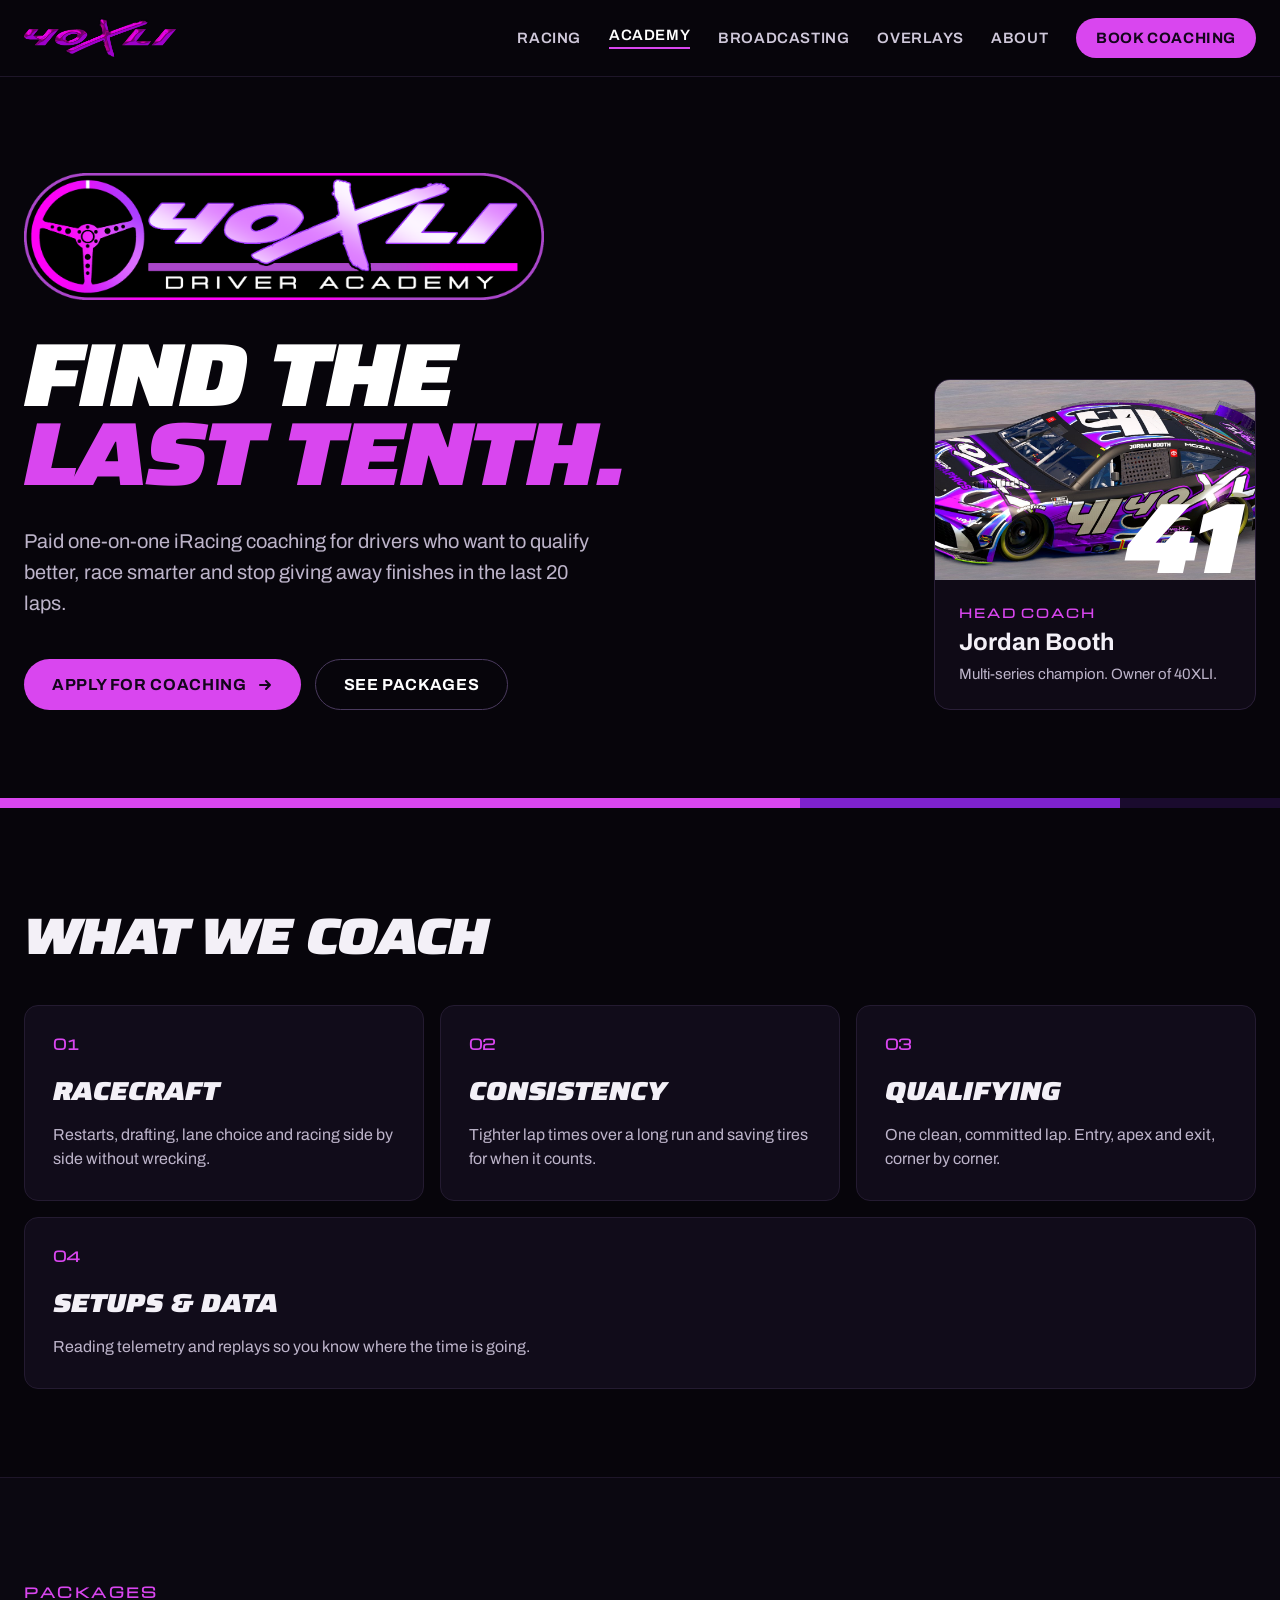
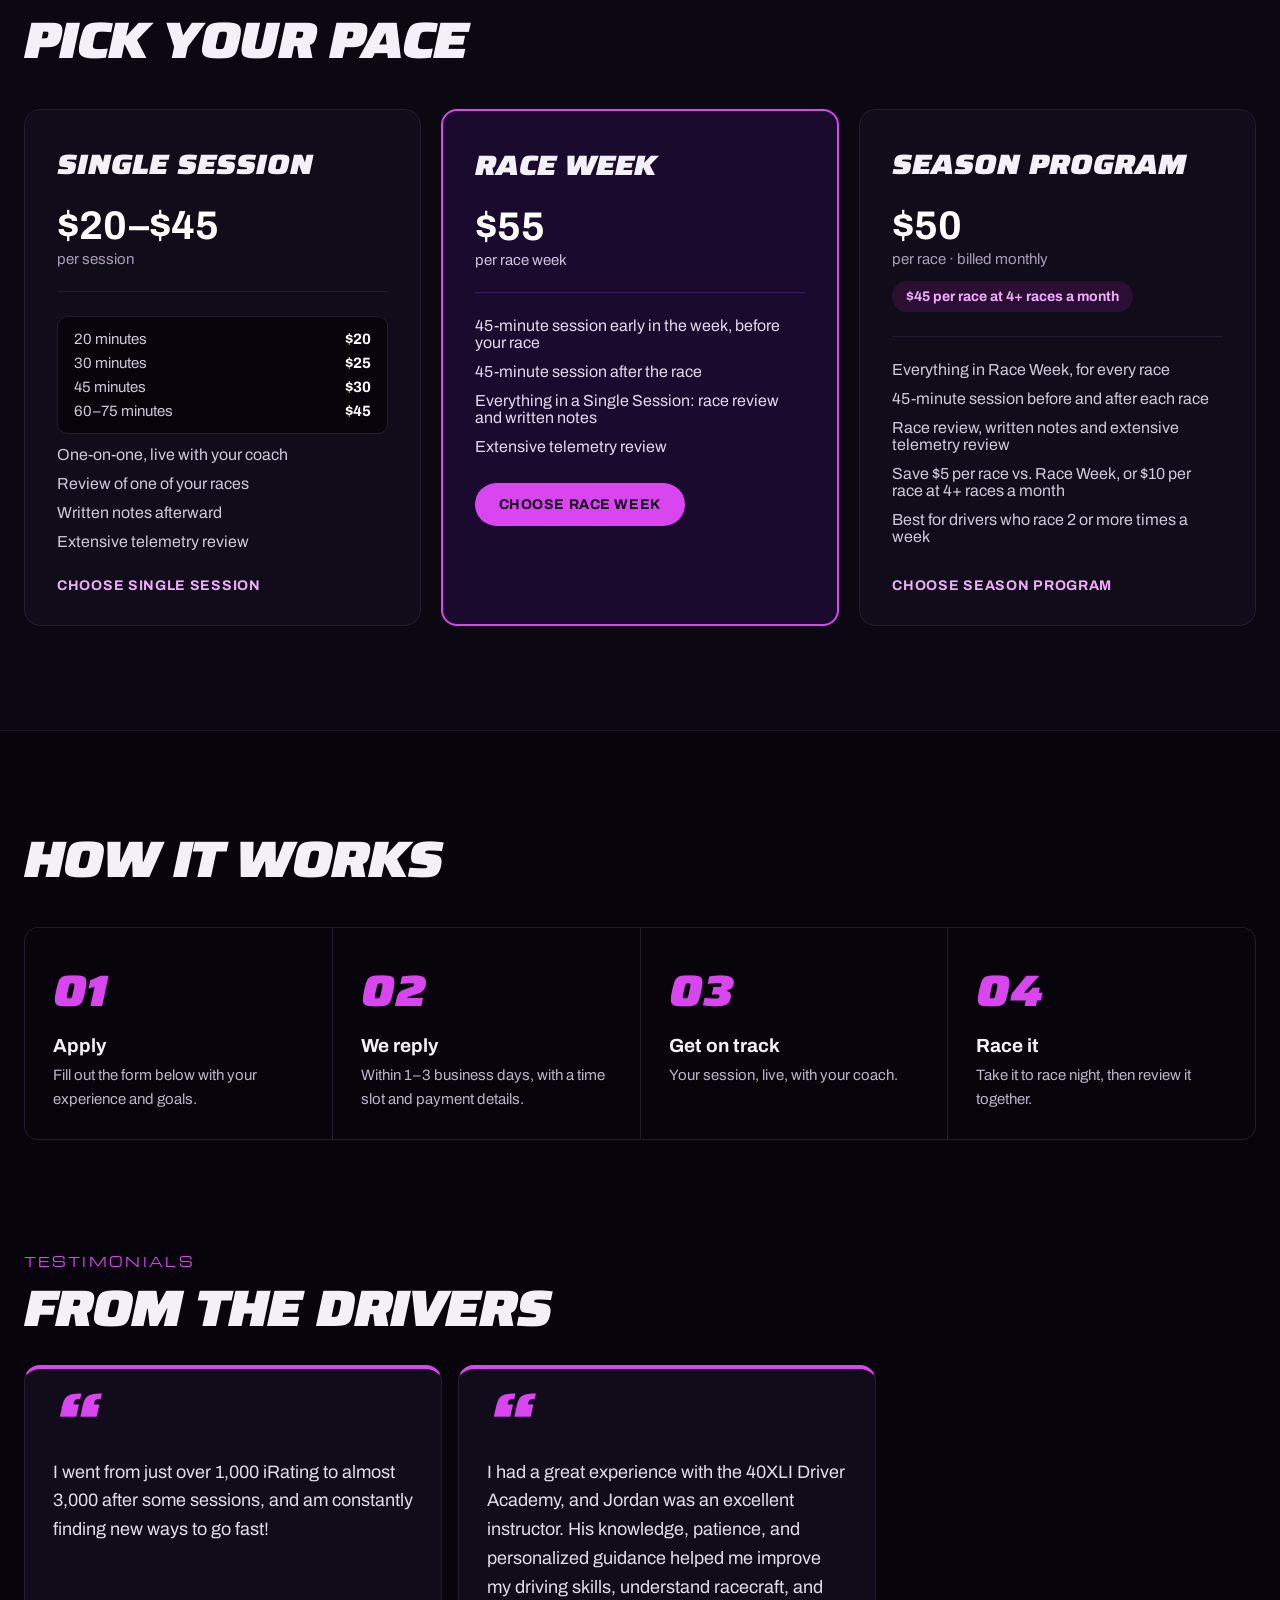
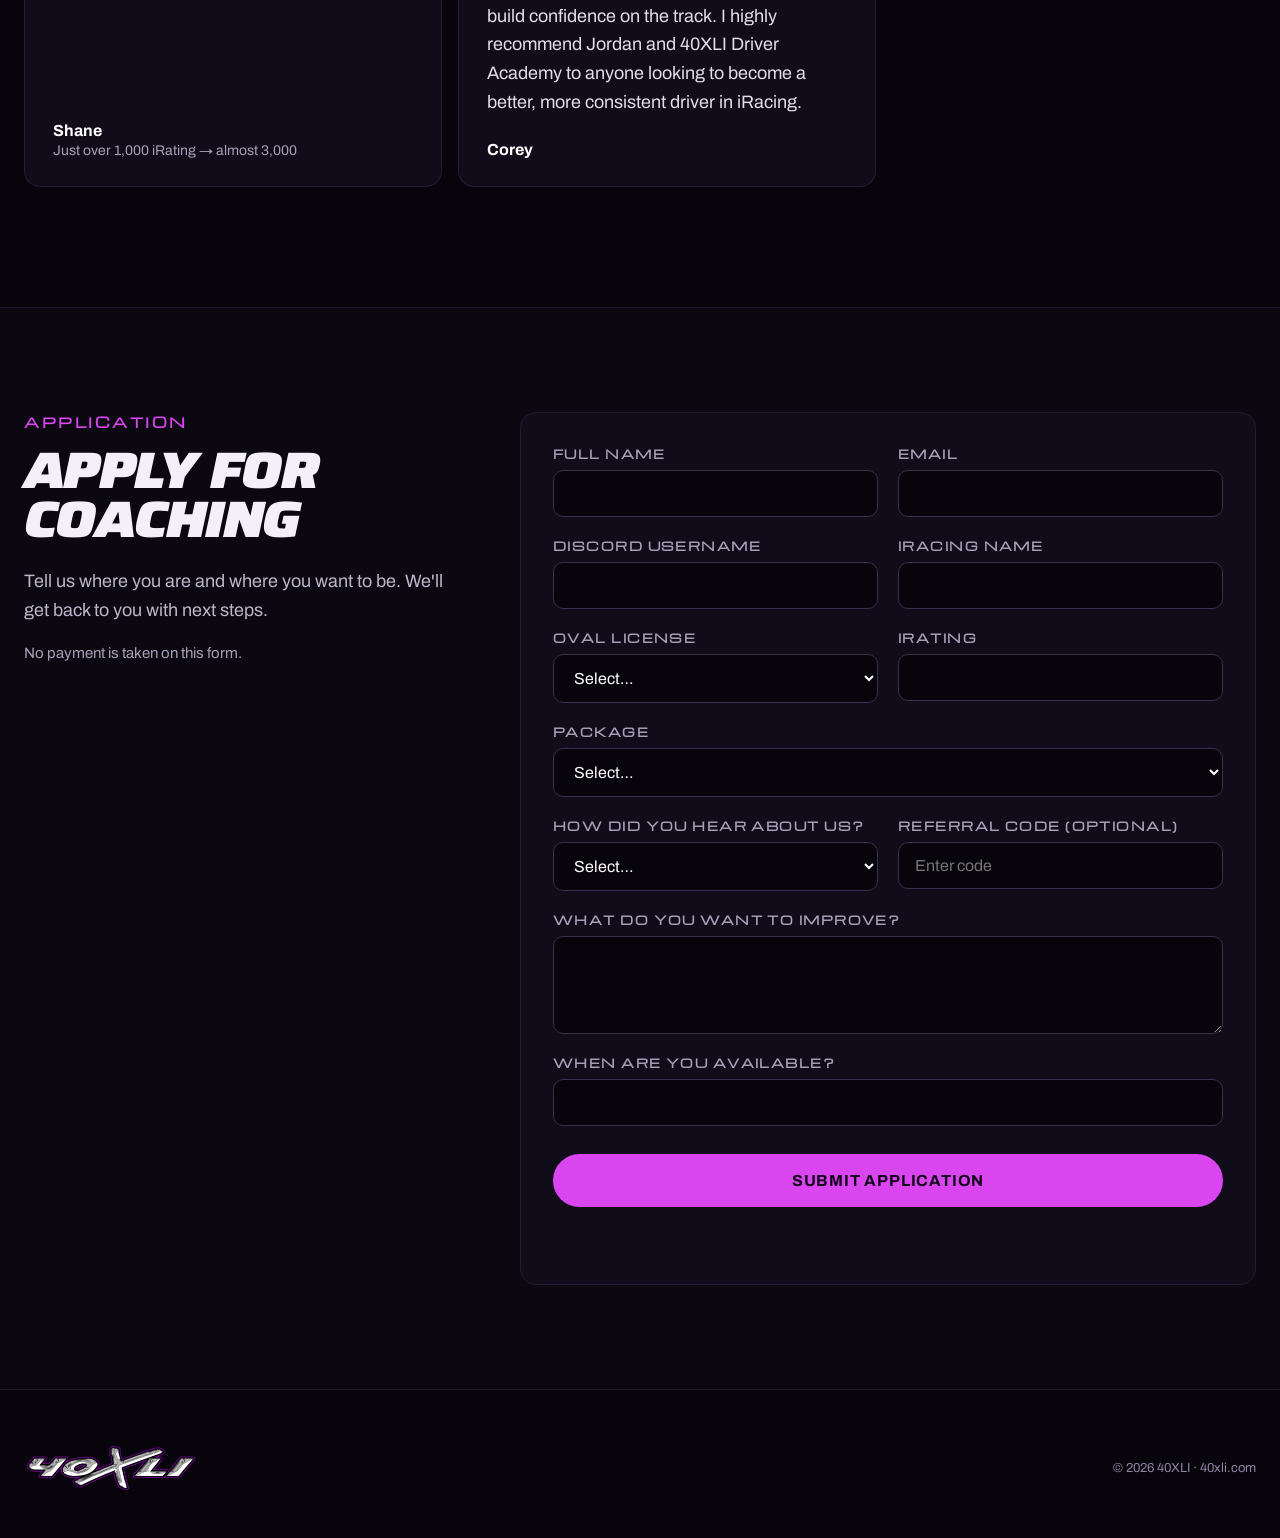
<file: academy/index.html>
<!doctype html>
<html lang="en">
<head>
<meta charset="utf-8">
<meta name="viewport" content="width=device-width, initial-scale=1">
<title>40XLI Driver Academy</title>
<meta name="description" content="1-on-1 iRacing oval coaching from the 40XLI Driver Academy: telemetry review, race-week prep and season programs.">
<meta property="og:type" content="website">
<meta property="og:site_name" content="40XLI">
<meta property="og:title" content="40XLI Driver Academy">
<meta property="og:description" content="1-on-1 iRacing oval coaching from the 40XLI Driver Academy: telemetry review, race-week prep and season programs.">
<meta property="og:image" content="https://40xli.com/assets/img/889fb06f8a4cb985f8349c70e184c152.jpg">
<meta name="twitter:card" content="summary_large_image">
<meta name="theme-color" content="#07050B">
<link rel="icon" type="image/png" sizes="64x64" href="../assets/favicon-64.png">
<link rel="apple-touch-icon" href="../assets/apple-touch-icon.png">
<link rel="preconnect" href="https://fonts.googleapis.com">
<link rel="preconnect" href="https://fonts.gstatic.com" crossorigin>
<link href="https://fonts.googleapis.com/css2?family=Saira:ital,wdth,wght@1,50..125,700..900&amp;family=Michroma&amp;family=Archivo:wght@400;500;600;700&amp;display=swap" rel="stylesheet">
<link rel="stylesheet" href="../assets/site.css">
</head>
<body>
<div style="width: 100%; background: rgb(7, 5, 11); color: rgb(243, 240, 247); font-family: Archivo, sans-serif; overflow: hidden;">

  
  <header style="border-bottom: 1px solid rgb(30, 22, 41);">
    <nav aria-label="Main" style="max-width: 1280px; margin: 0px auto; padding: 18px 24px; display: flex; flex-wrap: wrap; align-items: center; justify-content: space-between; gap: 16px;">
      <a href="../" style="text-decoration: none;">
        <img src="../assets/img/b43ddc08a0128ac7307b187be478bf04.png" alt="40XLI" style="height: 40px; width: auto; display: block;" decoding="async">
      </a>
      <div style="display: flex; flex-wrap: wrap; align-items: center; gap: 28px; font-size: 15px; font-weight: 600; letter-spacing: 0.04em; text-transform: uppercase;">
        <a href="../#racing" style="color: rgb(207, 200, 218); text-decoration: none;">Racing</a>
        <a href="../academy/" style="color: rgb(255, 255, 255); text-decoration: none; border-bottom: 2px solid rgb(217, 70, 239); padding-bottom: 4px;">Academy</a>
        <a href="../broadcasting/" style="color: rgb(207, 200, 218); text-decoration: none;">Broadcasting</a>
        <a href="../overlays/" style="color: rgb(207, 200, 218); text-decoration: none;">Overlays</a>
        <a href="../#about" style="color: rgb(207, 200, 218); text-decoration: none;">About</a>
        <a href="#apply" style="background: rgb(217, 70, 239); color: rgb(20, 5, 28); text-decoration: none; padding: 12px 20px; border-radius: 999px; font-weight: 700;">Book coaching</a>
      </div>
    </nav>
  </header>

  
  <section style="max-width: 1280px; margin: 0px auto; padding: 96px 24px 88px; display: flex; flex-wrap: wrap; align-items: flex-end; gap: 48px;">
    <div style="flex: 999 1 620px; min-width: 0px;">
      <img src="../assets/img/10644d0f2da880a5a801d765531eecf9.png" alt="40XLI Driver Academy" style="width: 100%; max-width: 520px; height: auto; display: block; margin: 0px 0px 36px;" loading="lazy" decoding="async">
      <h1 style="margin: 0px; font-family: Saira, sans-serif; font-stretch: 125%; font-style: italic; font-weight: 900; font-size: clamp(44px, 7vw, 108px); line-height: 0.88; letter-spacing: -0.035em; text-transform: uppercase; color: rgb(255, 255, 255);">Find the<br><span style="color: rgb(217, 70, 239);">last tenth.</span></h1>
      <p style="margin: 32px 0px 0px; max-width: 580px; font-size: 20px; line-height: 1.55; color: rgb(189, 180, 202);">Paid one-on-one iRacing coaching for drivers who want to qualify better, race smarter and stop giving away finishes in the last 20 laps.</p>
      <div style="margin-top: 40px; display: flex; flex-wrap: wrap; gap: 14px;">
        <a href="#apply" style="display: inline-flex; align-items: center; gap: 10px; background: rgb(217, 70, 239); color: rgb(20, 5, 28); text-decoration: none; padding: 16px 28px; border-radius: 999px; font-weight: 700; font-size: 16px; text-transform: uppercase; letter-spacing: 0.04em;">Apply for coaching
          <svg width="16" height="16" viewBox="0 0 16 16" fill="none" aria-hidden="true"><path d="M3 8h10M9 4l4 4-4 4" stroke="currentColor" stroke-width="2" stroke-linecap="round" stroke-linejoin="round"></path></svg></a>
        <a href="#packages" style="display: inline-flex; align-items: center; border: 1px solid rgb(74, 58, 94); color: rgb(255, 255, 255); text-decoration: none; padding: 16px 28px; border-radius: 999px; font-weight: 700; font-size: 16px; text-transform: uppercase; letter-spacing: 0.04em;">See packages</a>
      </div>
    </div>
    <aside aria-label="Your coach" style="flex: 1 1 320px; max-width: 400px; background: rgb(15, 10, 22); border: 1px solid rgb(42, 31, 56); border-radius: 16px; overflow: hidden;">
      <div style="height: 200px; background: rgb(26, 11, 46); display: flex; align-items: center; justify-content: center; position: relative;">
        <img src="../assets/img/889fb06f8a4cb985f8349c70e184c152.jpg" alt="The #41 black and purple 40XLI Toyota Camry" style="position: absolute; inset: 0px; width: 100%; height: 100%; object-fit: cover; display: block;" loading="lazy" decoding="async">
        <span style="position: absolute; right: 18px; bottom: -8px; font-family: Saira, sans-serif; font-stretch: 125%; font-style: italic; font-weight: 900; font-size: 100px; line-height: 1; letter-spacing: -0.04em; color: rgb(255, 255, 255);">41</span>
      </div>
      <div style="padding: 24px;">
        <p style="margin: 0px; font-family: Michroma, sans-serif; font-size: 12px; font-weight: 700; letter-spacing: 0.16em; color: rgb(217, 70, 239);">HEAD COACH</p>
        <p style="margin: 8px 0px 0px; font-size: 24px; font-weight: 700;">Jordan Booth</p>
        <p style="margin: 8px 0px 0px; font-size: 15px; line-height: 1.5; color: rgb(189, 180, 202);">Multi-series champion. Owner of 40XLI.</p>
      </div>
    </aside>
  </section>

  <div aria-hidden="true" style="display: flex; height: 10px;">
    <div style="flex: 5 1 0%; background: rgb(217, 70, 239);"></div>
    <div style="flex: 2 1 0%; background: rgb(126, 34, 206);"></div>
    <div style="flex: 1 1 0%; background: rgb(26, 11, 46);"></div>
  </div>

  
  <section style="max-width: 1280px; margin: 0px auto; padding: 104px 24px 88px;">
    <h2 style="margin: 0px 0px 44px; font-family: Saira, sans-serif; font-stretch: 125%; font-style: italic; font-weight: 900; font-size: clamp(30px, 4vw, 54px); line-height: 0.95; letter-spacing: -0.03em; text-transform: uppercase;">What we coach</h2>
    <div style="display: flex; flex-wrap: wrap; gap: 16px;">
      <div style="flex: 1 1 260px; background: rgb(17, 12, 26); border: 1px solid rgb(36, 27, 49); border-radius: 14px; padding: 28px;">
        <span style="font-family: Michroma, sans-serif; font-weight: 700; font-size: 14px; color: rgb(217, 70, 239);">01</span>
        <p style="margin: 16px 0px 0px; font-family: Saira, sans-serif; font-stretch: 125%; font-style: italic; font-weight: 900; font-size: 26px; text-transform: uppercase;">Racecraft</p>
        <p style="margin: 12px 0px 0px; font-size: 16px; line-height: 1.55; color: rgb(189, 180, 202);">Restarts, drafting, lane choice and racing side by side without wrecking.</p>
      </div>
      <div style="flex: 1 1 260px; background: rgb(17, 12, 26); border: 1px solid rgb(36, 27, 49); border-radius: 14px; padding: 28px;">
        <span style="font-family: Michroma, sans-serif; font-weight: 700; font-size: 14px; color: rgb(217, 70, 239);">02</span>
        <p style="margin: 16px 0px 0px; font-family: Saira, sans-serif; font-stretch: 125%; font-style: italic; font-weight: 900; font-size: 26px; text-transform: uppercase;">Consistency</p>
        <p style="margin: 12px 0px 0px; font-size: 16px; line-height: 1.55; color: rgb(189, 180, 202);">Tighter lap times over a long run and saving tires for when it counts.</p>
      </div>
      <div style="flex: 1 1 260px; background: rgb(17, 12, 26); border: 1px solid rgb(36, 27, 49); border-radius: 14px; padding: 28px;">
        <span style="font-family: Michroma, sans-serif; font-weight: 700; font-size: 14px; color: rgb(217, 70, 239);">03</span>
        <p style="margin: 16px 0px 0px; font-family: Saira, sans-serif; font-stretch: 125%; font-style: italic; font-weight: 900; font-size: 26px; text-transform: uppercase;">Qualifying</p>
        <p style="margin: 12px 0px 0px; font-size: 16px; line-height: 1.55; color: rgb(189, 180, 202);">One clean, committed lap. Entry, apex and exit, corner by corner.</p>
      </div>
      <div style="flex: 1 1 260px; background: rgb(17, 12, 26); border: 1px solid rgb(36, 27, 49); border-radius: 14px; padding: 28px;">
        <span style="font-family: Michroma, sans-serif; font-weight: 700; font-size: 14px; color: rgb(217, 70, 239);">04</span>
        <p style="margin: 16px 0px 0px; font-family: Saira, sans-serif; font-stretch: 125%; font-style: italic; font-weight: 900; font-size: 26px; text-transform: uppercase;">Setups &amp; data</p>
        <p style="margin: 12px 0px 0px; font-size: 16px; line-height: 1.55; color: rgb(189, 180, 202);">Reading telemetry and replays so you know where the time is going.</p>
      </div>
    </div>
  </section>

  
  <section id="packages" style="background: rgb(11, 8, 17); border-top: 1px solid rgb(30, 22, 41); border-bottom: 1px solid rgb(30, 22, 41);">
    <div style="max-width: 1280px; margin: 0px auto; padding: 104px 24px;">
      <p style="margin: 0px 0px 14px; font-family: Michroma, sans-serif; font-size: 14px; font-weight: 700; letter-spacing: 0.18em; color: rgb(217, 70, 239);">PACKAGES</p>
      <h2 style="margin: 0px 0px 44px; font-family: Saira, sans-serif; font-stretch: 125%; font-style: italic; font-weight: 900; font-size: clamp(30px, 4vw, 54px); line-height: 0.95; letter-spacing: -0.03em; text-transform: uppercase;">Pick your pace</h2>
      <div style="display: flex; flex-wrap: wrap; gap: 20px; align-items: stretch;">
        <div style="flex: 1 1 300px; display: flex; flex-direction: column; background: rgb(17, 12, 26); border: 1px solid rgb(36, 27, 49); border-radius: 16px; padding: 32px;">
          <p style="margin: 0px; font-family: Saira, sans-serif; font-stretch: 125%; font-style: italic; font-weight: 900; font-size: 28px; text-transform: uppercase;">Single Session</p>
          <p style="margin: 18px 0px 0px; font-size: 40px; font-weight: 700; color: rgb(255, 255, 255);">$20–$45</p>
          <p style="margin: 4px 0px 0px; font-size: 15px; color: rgb(169, 159, 184);">per session</p>
          <div style="margin: 24px 0px; height: 1px; background: rgb(36, 27, 49);"></div>
          <div style="display: flex; flex-direction: column; gap: 12px; font-size: 16px; color: rgb(207, 200, 218);">
            <div style="display: flex; flex-direction: column; gap: 8px; padding: 14px 16px; background: rgb(7, 5, 11); border: 1px solid rgb(36, 27, 49); border-radius: 10px; font-size: 15px;">
              <div style="display: flex; justify-content: space-between; gap: 12px;"><span>20 minutes</span><span style="font-weight: 700; color: rgb(255, 255, 255);">$20</span></div>
              <div style="display: flex; justify-content: space-between; gap: 12px;"><span>30 minutes</span><span style="font-weight: 700; color: rgb(255, 255, 255);">$25</span></div>
              <div style="display: flex; justify-content: space-between; gap: 12px;"><span>45 minutes</span><span style="font-weight: 700; color: rgb(255, 255, 255);">$30</span></div>
              <div style="display: flex; justify-content: space-between; gap: 12px;"><span>60–75 minutes</span><span style="font-weight: 700; color: rgb(255, 255, 255);">$45</span></div>
            </div>
            <span>One-on-one, live with your coach</span>
            <span>Review of one of your races</span>
            <span>Written notes afterward</span>
            <span>Extensive telemetry review</span>
          </div>
          <a href="#apply" style="margin-top: auto; padding-top: 28px; color: rgb(240, 171, 252); font-weight: 700; text-transform: uppercase; letter-spacing: 0.05em; font-size: 14px; text-decoration: none;">Choose single session</a>
        </div>
        <div style="flex: 1 1 300px; display: flex; flex-direction: column; background: rgb(26, 11, 46); border: 2px solid rgb(217, 70, 239); border-radius: 16px; padding: 32px;">
          <p style="margin: 0px; font-family: Saira, sans-serif; font-stretch: 125%; font-style: italic; font-weight: 900; font-size: 28px; text-transform: uppercase;">Race Week</p>
          <p style="margin: 18px 0px 0px; font-size: 40px; font-weight: 700; color: rgb(255, 255, 255);">$55</p>
          <p style="margin: 4px 0px 0px; font-size: 15px; color: rgb(207, 195, 222);">per race week</p>
          <div style="margin: 24px 0px; height: 1px; background: rgb(59, 29, 92);"></div>
          <div style="display: flex; flex-direction: column; gap: 12px; font-size: 16px; color: rgb(226, 216, 238);">
            <span>45-minute session early in the week, before your race</span>
            <span>45-minute session after the race</span>
            <span>Everything in a Single Session: race review and written notes</span>
            <span>Extensive telemetry review</span>
          </div>
          <a href="#apply" style="margin-top: 28px; align-self: flex-start; background: rgb(217, 70, 239); color: rgb(20, 5, 28); text-decoration: none; padding: 14px 24px; border-radius: 999px; font-weight: 700; font-size: 14px; text-transform: uppercase; letter-spacing: 0.04em;">Choose race week</a>
        </div>
        <div style="flex: 1 1 300px; display: flex; flex-direction: column; background: rgb(17, 12, 26); border: 1px solid rgb(36, 27, 49); border-radius: 16px; padding: 32px;">
          <p style="margin: 0px; font-family: Saira, sans-serif; font-stretch: 125%; font-style: italic; font-weight: 900; font-size: 28px; text-transform: uppercase;">Season Program</p>
          <p style="margin: 18px 0px 0px; font-size: 40px; font-weight: 700; color: rgb(255, 255, 255);">$50</p>
          <p style="margin: 4px 0px 0px; font-size: 15px; color: rgb(169, 159, 184);">per race · billed monthly</p>
          <p style="margin: 14px 0px 0px; align-self: flex-start; font-size: 14px; font-weight: 700; color: rgb(240, 171, 252); background: rgb(42, 15, 51); padding: 8px 14px; border-radius: 999px;">$45 per race at 4+ races a month</p>
          <div style="margin: 24px 0px; height: 1px; background: rgb(36, 27, 49);"></div>
          <div style="display: flex; flex-direction: column; gap: 12px; font-size: 16px; color: rgb(207, 200, 218);">
            <span>Everything in Race Week, for every race</span>
            <span>45-minute session before and after each race</span>
            <span>Race review, written notes and extensive telemetry review</span>
            <span>Save $5 per race vs. Race Week, or $10 per race at 4+ races a month</span>
            <span>Best for drivers who race 2 or more times a week</span>
          </div>
          <a href="#apply" style="margin-top: auto; padding-top: 28px; color: rgb(240, 171, 252); font-weight: 700; text-transform: uppercase; letter-spacing: 0.05em; font-size: 14px; text-decoration: none;">Choose season program</a>
        </div>
      </div>
    </div>
  </section>

  
  <section style="max-width: 1280px; margin: 0px auto; padding: 104px 24px 88px;">
    <h2 style="margin: 0px 0px 44px; font-family: Saira, sans-serif; font-stretch: 125%; font-style: italic; font-weight: 900; font-size: clamp(30px, 4vw, 54px); line-height: 0.95; letter-spacing: -0.03em; text-transform: uppercase;">How it works</h2>
    <ol style="margin: 0px; padding: 0px; list-style: none; display: flex; flex-wrap: wrap; gap: 1px; background: rgb(36, 27, 49); border: 1px solid rgb(36, 27, 49); border-radius: 14px; overflow: hidden;">
      <li style="flex: 1 1 240px; background: rgb(7, 5, 11); padding: 28px;">
        <span style="font-family: Saira, sans-serif; font-stretch: 125%; font-style: italic; font-weight: 900; font-size: 44px; color: rgb(217, 70, 239);">01</span>
        <p style="margin: 10px 0px 0px; font-weight: 700; font-size: 19px;">Apply</p>
        <p style="margin: 8px 0px 0px; font-size: 15px; line-height: 1.55; color: rgb(189, 180, 202);">Fill out the form below with your experience and goals.</p>
      </li>
      <li style="flex: 1 1 240px; background: rgb(7, 5, 11); padding: 28px;">
        <span style="font-family: Saira, sans-serif; font-stretch: 125%; font-style: italic; font-weight: 900; font-size: 44px; color: rgb(217, 70, 239);">02</span>
        <p style="margin: 10px 0px 0px; font-weight: 700; font-size: 19px;">We reply</p>
        <p style="margin: 8px 0px 0px; font-size: 15px; line-height: 1.55; color: rgb(189, 180, 202);">Within 1–3 business days, with a time slot and payment details.</p>
      </li>
      <li style="flex: 1 1 240px; background: rgb(7, 5, 11); padding: 28px;">
        <span style="font-family: Saira, sans-serif; font-stretch: 125%; font-style: italic; font-weight: 900; font-size: 44px; color: rgb(217, 70, 239);">03</span>
        <p style="margin: 10px 0px 0px; font-weight: 700; font-size: 19px;">Get on track</p>
        <p style="margin: 8px 0px 0px; font-size: 15px; line-height: 1.55; color: rgb(189, 180, 202);">Your session, live, with your coach.</p>
      </li>
      <li style="flex: 1 1 240px; background: rgb(7, 5, 11); padding: 28px;">
        <span style="font-family: Saira, sans-serif; font-stretch: 125%; font-style: italic; font-weight: 900; font-size: 44px; color: rgb(217, 70, 239);">04</span>
        <p style="margin: 10px 0px 0px; font-weight: 700; font-size: 19px;">Race it</p>
        <p style="margin: 8px 0px 0px; font-size: 15px; line-height: 1.55; color: rgb(189, 180, 202);">Take it to race night, then review it together.</p>
      </li>
    </ol>
  </section>

  
  <section aria-label="Testimonials" style="max-width: 1280px; margin: 0px auto; padding: 24px 24px 104px;">
    <div style="display: flex; flex-wrap: wrap; align-items: flex-end; justify-content: space-between; gap: 20px; margin-bottom: 32px;">
      <div>
        <p style="margin: 0px 0px 14px; font-family: Michroma, sans-serif; font-size: 13px; letter-spacing: 0.18em; color: rgb(217, 70, 239);">TESTIMONIALS</p>
        <h2 style="margin: 0px; font-family: Saira, sans-serif; font-stretch: 125%; font-style: italic; font-weight: 900; font-size: clamp(30px, 4vw, 54px); line-height: 0.95; letter-spacing: -0.03em; text-transform: uppercase;">From the drivers</h2>
      </div>
          </div>
    <div style="display: flex; gap: 16px; overflow-x: auto; scroll-snap-type: x mandatory; padding-bottom: 16px;">
      
        <figure style="flex: 0 0 360px; max-width: 85vw; scroll-snap-align: start; margin: 0px; display: flex; flex-direction: column; background: rgb(17, 12, 26); border-width: 4px 1px 1px; border-style: solid; border-color: rgb(217, 70, 239) rgb(36, 27, 49) rgb(36, 27, 49); border-image: initial; border-radius: 16px; padding: 28px;">
          <span aria-hidden="true" style="font-family: Saira, sans-serif; font-stretch: 125%; font-style: italic; font-weight: 900; font-size: 72px; line-height: 0.6; color: rgb(217, 70, 239);">“</span>
          <blockquote style="margin: 18px 0px 0px; font-size: 18px; line-height: 1.6; color: rgb(226, 220, 234);"><span class="sc-interp">I went from just over 1,000 iRating to almost 3,000 after some sessions, and am constantly finding new ways to go fast!</span></blockquote>
          <figcaption style="margin-top: auto; padding-top: 24px;">
            <p style="margin: 0px; font-weight: 700; font-size: 16px; color: rgb(255, 255, 255);"><span class="sc-interp">Shane</span></p>
            <p style="margin: 4px 0px 0px; font-size: 14px; color: rgb(169, 159, 184);"><span class="sc-interp">Just over 1,000 iRating → almost 3,000</span></p>
          </figcaption>
        </figure>
        
        <figure style="flex: 0 0 360px; max-width: 85vw; scroll-snap-align: start; margin: 0px; display: flex; flex-direction: column; background: rgb(17, 12, 26); border-width: 4px 1px 1px; border-style: solid; border-color: rgb(217, 70, 239) rgb(36, 27, 49) rgb(36, 27, 49); border-image: initial; border-radius: 16px; padding: 28px;">
          <span aria-hidden="true" style="font-family: Saira, sans-serif; font-stretch: 125%; font-style: italic; font-weight: 900; font-size: 72px; line-height: 0.6; color: rgb(217, 70, 239);">“</span>
          <blockquote style="margin: 18px 0px 0px; font-size: 18px; line-height: 1.6; color: rgb(226, 220, 234);">I had a great experience with the 40XLI Driver Academy, and Jordan was an excellent instructor. His knowledge, patience, and personalized guidance helped me improve my driving skills, understand racecraft, and build confidence on the track. I highly recommend Jordan and 40XLI Driver Academy to anyone looking to become a better, more consistent driver in iRacing.</blockquote>
          <figcaption style="margin-top: auto; padding-top: 24px;">
            <p style="margin: 0px; font-weight: 700; font-size: 16px; color: rgb(255, 255, 255);"><span class="sc-interp">Corey</span></p>
          </figcaption>
        </figure>
      
    </div>
  </section>

  
  <section id="apply" style="background: rgb(11, 8, 17); border-top: 1px solid rgb(30, 22, 41);">
    <div style="max-width: 1280px; margin: 0px auto; padding: 104px 24px; display: flex; flex-wrap: wrap; gap: 56px; align-items: flex-start;">
      <div style="flex: 1 1 340px; min-width: 0px;">
        <p style="margin: 0px 0px 14px; font-family: Michroma, sans-serif; font-size: 14px; font-weight: 700; letter-spacing: 0.18em; color: rgb(217, 70, 239);">APPLICATION</p>
        <h2 style="margin: 0px; font-family: Saira, sans-serif; font-stretch: 125%; font-style: italic; font-weight: 900; font-size: clamp(30px, 4vw, 54px); line-height: 0.95; letter-spacing: -0.03em; text-transform: uppercase;">Apply for<br>coaching</h2>
        <p style="margin: 24px 0px 0px; max-width: 420px; font-size: 18px; line-height: 1.6; color: rgb(189, 180, 202);">Tell us where you are and where you want to be. We'll get back to you with next steps.</p>
        <p style="margin: 20px 0px 0px; font-size: 15px; color: rgb(169, 159, 184);">No payment is taken on this form.</p>
      </div>
      <form aria-label="Coaching application" style="flex: 1.5 1 520px; min-width: 0px; background: rgb(17, 12, 26); border: 1px solid rgb(36, 27, 49); border-radius: 16px; padding: 32px; display: flex; flex-wrap: wrap; gap: 20px;">
        <div style="flex: 1 1 240px; display: flex; flex-direction: column; gap: 8px;">
          <label for="f-name" style="font-family: Michroma, sans-serif; font-size: 12px; font-weight: 700; letter-spacing: 0.12em; color: rgb(169, 159, 184);">FULL NAME</label>
          <input id="f-name" type="text" style="background: rgb(7, 5, 11); border: 1px solid rgb(58, 46, 74); border-radius: 10px; padding: 14px 16px; color: rgb(255, 255, 255); font-size: 16px; font-family: Archivo, sans-serif;">
        </div>
        <div style="flex: 1 1 240px; display: flex; flex-direction: column; gap: 8px;">
          <label for="f-email" style="font-family: Michroma, sans-serif; font-size: 12px; font-weight: 700; letter-spacing: 0.12em; color: rgb(169, 159, 184);">EMAIL</label>
          <input id="f-email" type="email" style="background: rgb(7, 5, 11); border: 1px solid rgb(58, 46, 74); border-radius: 10px; padding: 14px 16px; color: rgb(255, 255, 255); font-size: 16px; font-family: Archivo, sans-serif;">
        </div>
        <div style="flex: 1 1 240px; display: flex; flex-direction: column; gap: 8px;">
          <label for="f-discord" style="font-family: Michroma, sans-serif; font-size: 12px; font-weight: 700; letter-spacing: 0.12em; color: rgb(169, 159, 184);">DISCORD USERNAME</label>
          <input id="f-discord" type="text" style="background: rgb(7, 5, 11); border: 1px solid rgb(58, 46, 74); border-radius: 10px; padding: 14px 16px; color: rgb(255, 255, 255); font-size: 16px; font-family: Archivo, sans-serif;">
        </div>
        <div style="flex: 1 1 240px; display: flex; flex-direction: column; gap: 8px;">
          <label for="f-iracing" style="font-family: Michroma, sans-serif; font-size: 12px; font-weight: 700; letter-spacing: 0.12em; color: rgb(169, 159, 184);">IRACING NAME</label>
          <input id="f-iracing" type="text" style="background: rgb(7, 5, 11); border: 1px solid rgb(58, 46, 74); border-radius: 10px; padding: 14px 16px; color: rgb(255, 255, 255); font-size: 16px; font-family: Archivo, sans-serif;">
        </div>
        <div style="flex: 1 1 240px; display: flex; flex-direction: column; gap: 8px;">
          <label for="f-license" style="font-family: Michroma, sans-serif; font-size: 12px; font-weight: 700; letter-spacing: 0.12em; color: rgb(169, 159, 184);">OVAL LICENSE</label>
          <select id="f-license" style="background: rgb(7, 5, 11); border: 1px solid rgb(58, 46, 74); border-radius: 10px; padding: 14px 16px; color: rgb(255, 255, 255); font-size: 16px; font-family: Archivo, sans-serif;">
            <option>Rookie</option><option>D</option><option>C</option><option>B</option><option>A</option><option>Pro</option>
          </select>
        </div>
        <div style="flex: 1 1 240px; display: flex; flex-direction: column; gap: 8px;">
          <label for="f-ir" style="font-family: Michroma, sans-serif; font-size: 12px; font-weight: 700; letter-spacing: 0.12em; color: rgb(169, 159, 184);">IRATING</label>
          <input id="f-ir" type="number" style="background: rgb(7, 5, 11); border: 1px solid rgb(58, 46, 74); border-radius: 10px; padding: 14px 16px; color: rgb(255, 255, 255); font-size: 16px; font-family: Archivo, sans-serif;">
        </div>
        <div style="flex: 1 1 100%; display: flex; flex-direction: column; gap: 8px;">
          <label for="f-pkg" style="font-family: Michroma, sans-serif; font-size: 12px; font-weight: 700; letter-spacing: 0.12em; color: rgb(169, 159, 184);">PACKAGE</label>
          <select id="f-pkg" style="background: rgb(7, 5, 11); border: 1px solid rgb(58, 46, 74); border-radius: 10px; padding: 14px 16px; color: rgb(255, 255, 255); font-size: 16px; font-family: Archivo, sans-serif;">
            <option>Single Session</option><option>Race Week</option><option>Season Program</option><option>Not sure yet</option>
          </select>
        </div>
        <div style="flex: 1 1 240px; display: flex; flex-direction: column; gap: 8px;">
          <label for="f-heard" style="font-family: Michroma, sans-serif; font-size: 12px; font-weight: 700; letter-spacing: 0.12em; color: rgb(169, 159, 184);">HOW DID YOU HEAR ABOUT US?</label>
          <select id="f-heard" style="background: rgb(7, 5, 11); border: 1px solid rgb(58, 46, 74); border-radius: 10px; padding: 14px 16px; color: rgb(255, 255, 255); font-size: 16px; font-family: Archivo, sans-serif;">
            <option>Referred by a driver</option><option>Discord</option><option>YouTube / broadcasts</option><option>Instagram</option><option>Raced against a 40XLI driver</option><option>Other</option>
          </select>
        </div>
        <div style="flex: 1 1 240px; display: flex; flex-direction: column; gap: 8px;">
          <label for="f-ref" style="font-family: Michroma, sans-serif; font-size: 12px; font-weight: 700; letter-spacing: 0.12em; color: rgb(169, 159, 184);">REFERRAL CODE (OPTIONAL)</label>
          <input id="f-ref" type="text" placeholder="Enter code" style="background: rgb(7, 5, 11); border: 1px solid rgb(58, 46, 74); border-radius: 10px; padding: 14px 16px; color: rgb(255, 255, 255); font-size: 16px; font-family: Archivo, sans-serif;">
        </div>
        <div style="flex: 1 1 100%; display: flex; flex-direction: column; gap: 8px;">
          <label for="f-goals" style="font-family: Michroma, sans-serif; font-size: 12px; font-weight: 700; letter-spacing: 0.12em; color: rgb(169, 159, 184);">WHAT DO YOU WANT TO IMPROVE?</label>
          <textarea id="f-goals" rows="4" style="background: rgb(7, 5, 11); border: 1px solid rgb(58, 46, 74); border-radius: 10px; padding: 14px 16px; color: rgb(255, 255, 255); font-size: 16px; font-family: Archivo, sans-serif; resize: vertical;"></textarea>
        </div>
        <div style="flex: 1 1 100%; display: flex; flex-direction: column; gap: 8px;">
          <label for="f-avail" style="font-family: Michroma, sans-serif; font-size: 12px; font-weight: 700; letter-spacing: 0.12em; color: rgb(169, 159, 184);">WHEN ARE YOU AVAILABLE?</label>
          <input id="f-avail" type="text" style="background: rgb(7, 5, 11); border: 1px solid rgb(58, 46, 74); border-radius: 10px; padding: 14px 16px; color: rgb(255, 255, 255); font-size: 16px; font-family: Archivo, sans-serif;">
        </div>
        <button type="button" style="flex: 1 1 100%; margin-top: 8px; background: rgb(217, 70, 239); color: rgb(20, 5, 28); border: 0px; border-radius: 999px; padding: 18px; font-family: Archivo, sans-serif; font-weight: 700; font-size: 16px; text-transform: uppercase; letter-spacing: 0.05em; cursor: pointer;">Submit application</button>
      </form>
    </div>
  </section>

  
  <footer style="max-width: 1280px; margin: 0px auto; padding: 56px 24px 48px; display: flex; flex-wrap: wrap; justify-content: space-between; gap: 16px; border-top: 1px solid rgb(30, 22, 41); font-size: 13px; color: rgb(143, 130, 163);">
    <img src="../assets/img/806e2a63f663cae1a0bf0832217b07f8.png" alt="40XLI" style="height: 44px; width: auto; display: block;" loading="lazy" decoding="async">
    <span style="align-self: center;">© 2026 40XLI · 40xli.com</span>
  </footer></div>
<script src="../assets/site.js" defer></script>
<!-- Cloudflare Web Analytics --><script type='module' src='https://static.cloudflareinsights.com/beacon.min.js' data-cf-beacon='{"token": "978e2b52c1194701a52cca0dc9f64d74"}'></script><!-- End Cloudflare Web Analytics -->
</body>
</html>
</file>
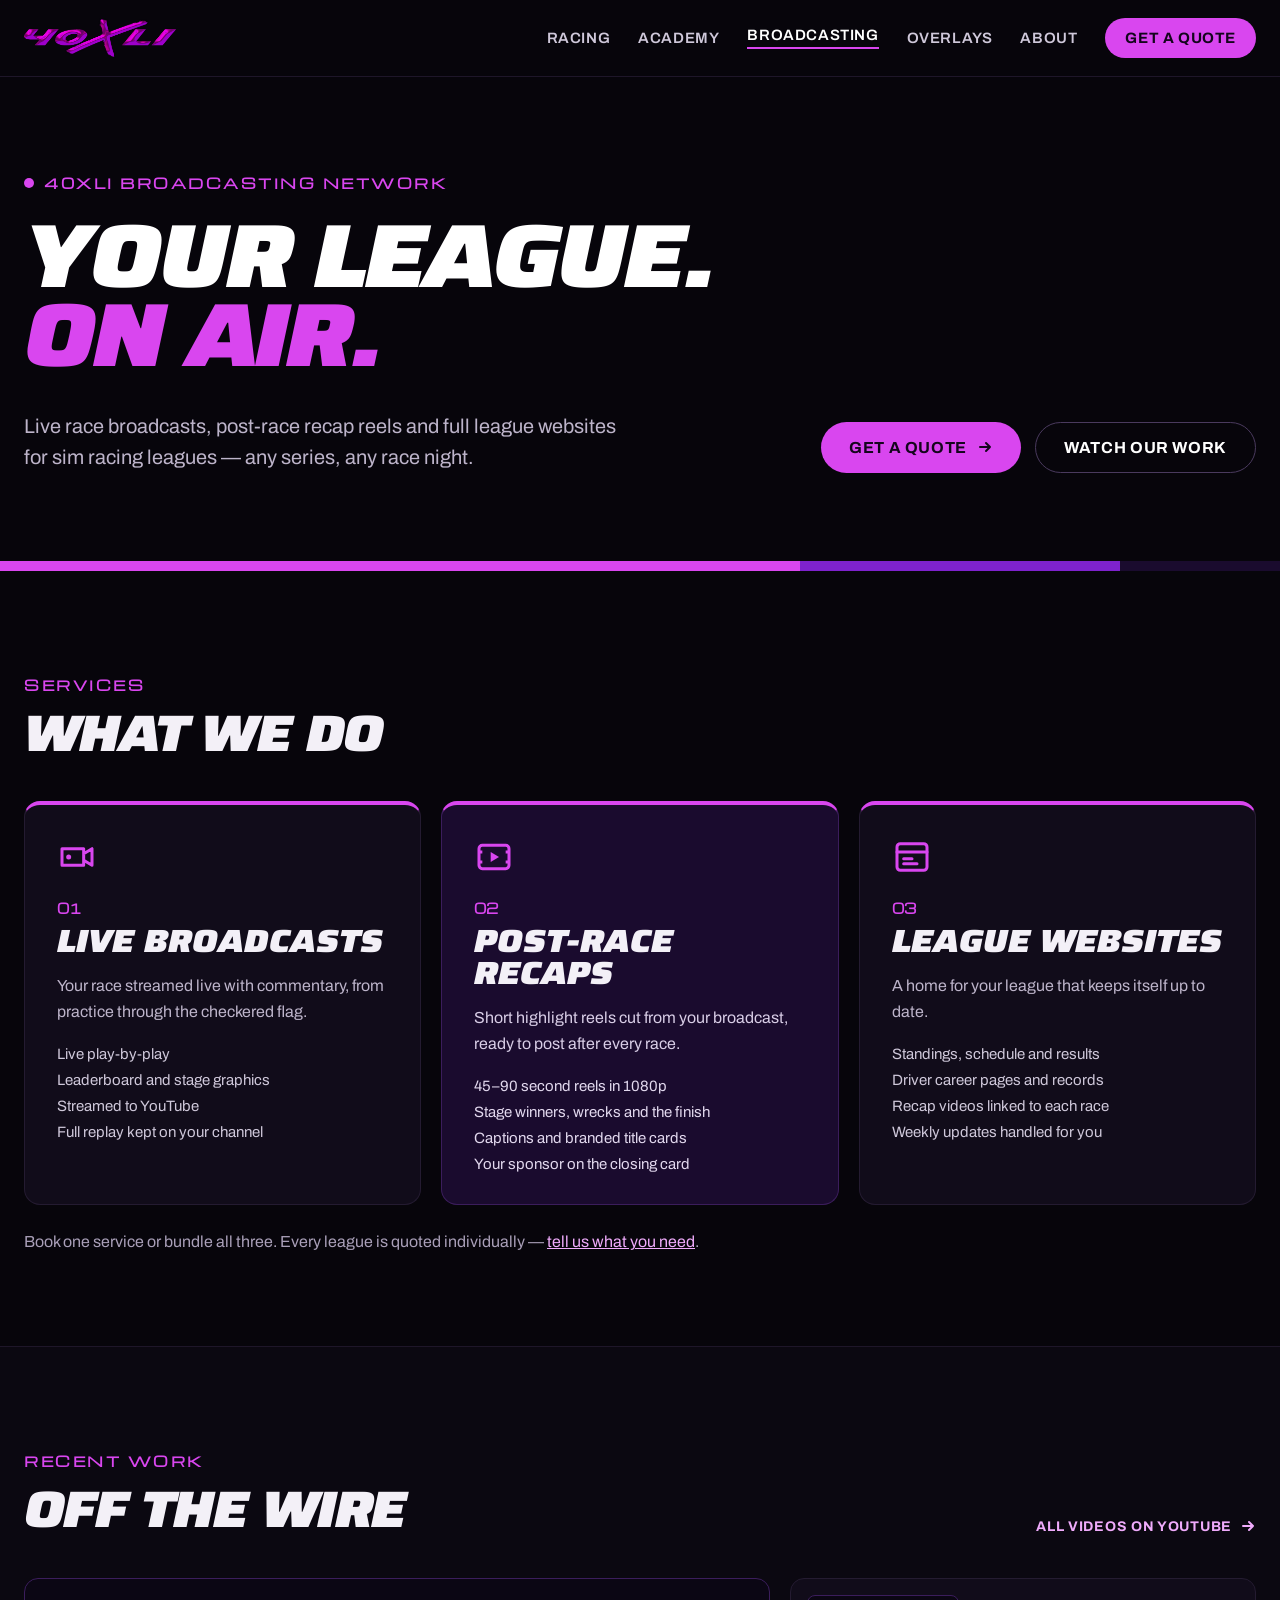
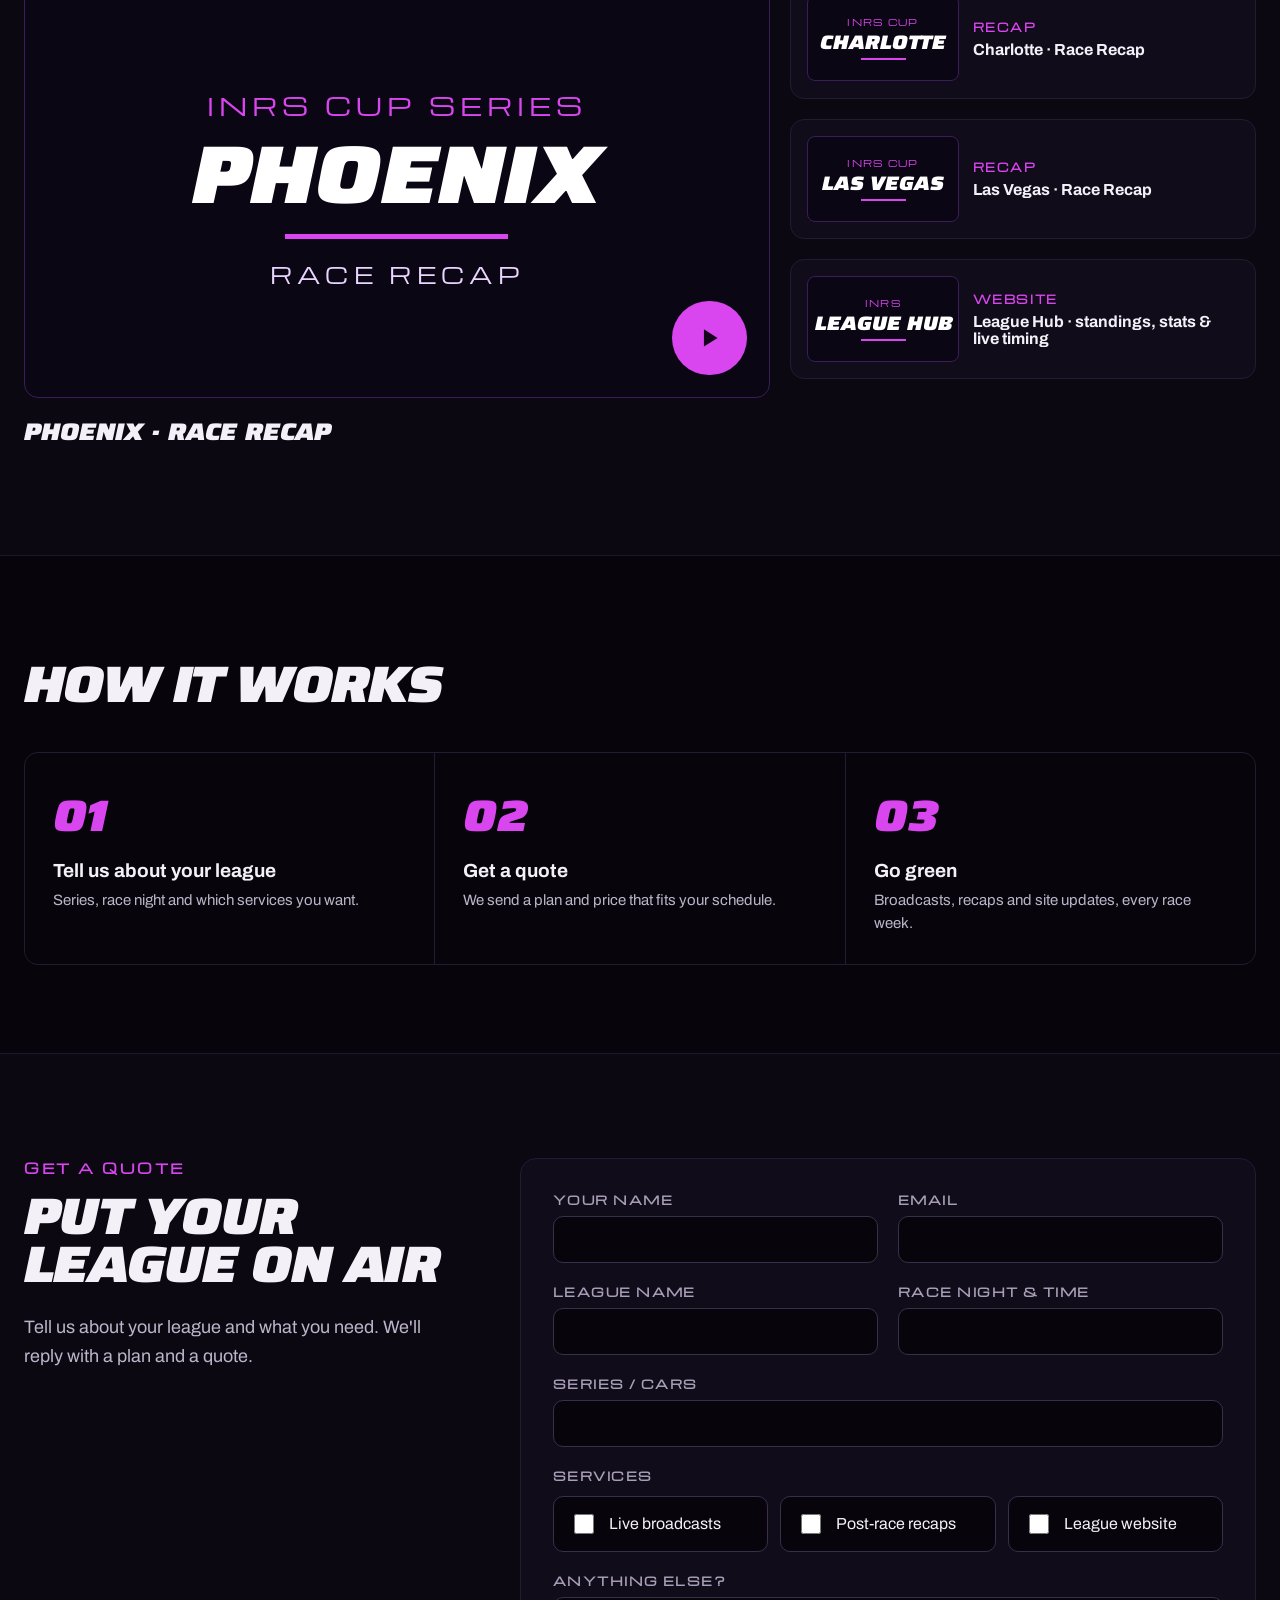
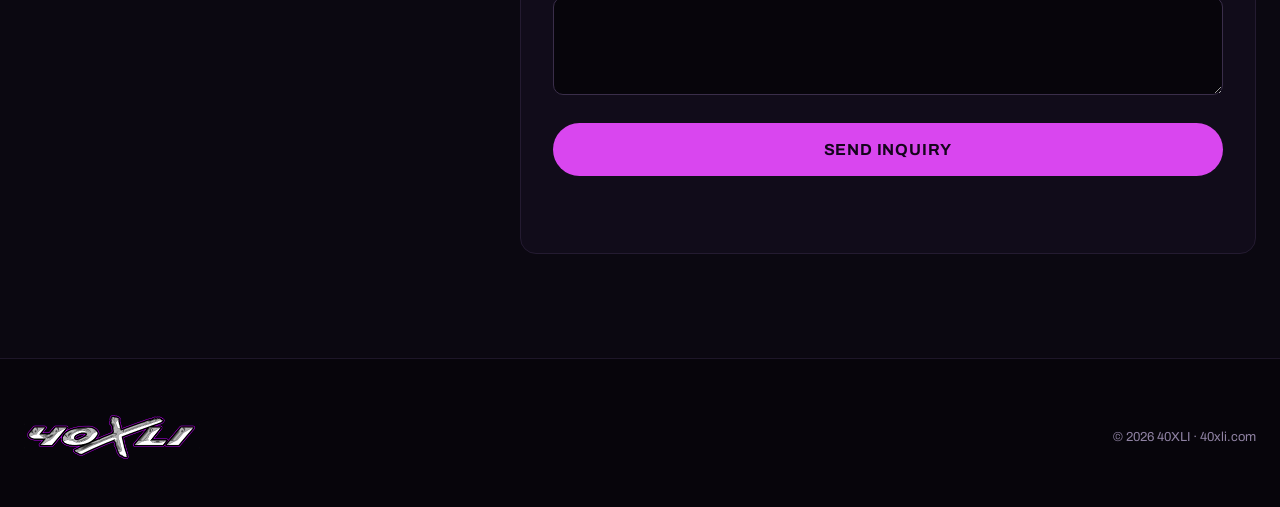
<file: broadcasting/index.html>
<!doctype html>
<html lang="en">
<head>
<meta charset="utf-8">
<meta name="viewport" content="width=device-width, initial-scale=1">
<title>40XLI Broadcasting Network</title>
<meta name="description" content="The 40XLI Broadcasting Network: live league broadcasts, post-race recaps and league websites for iRacing leagues.">
<meta property="og:type" content="website">
<meta property="og:site_name" content="40XLI">
<meta property="og:title" content="40XLI Broadcasting Network">
<meta property="og:description" content="The 40XLI Broadcasting Network: live league broadcasts, post-race recaps and league websites for iRacing leagues.">
<meta property="og:image" content="https://40xli.com/assets/img/889fb06f8a4cb985f8349c70e184c152.jpg">
<meta name="twitter:card" content="summary_large_image">
<meta name="theme-color" content="#07050B">
<link rel="icon" type="image/png" sizes="64x64" href="../assets/favicon-64.png">
<link rel="apple-touch-icon" href="../assets/apple-touch-icon.png">
<link rel="preconnect" href="https://fonts.googleapis.com">
<link rel="preconnect" href="https://fonts.gstatic.com" crossorigin>
<link href="https://fonts.googleapis.com/css2?family=Saira:ital,wdth,wght@1,50..125,700..900&amp;family=Michroma&amp;family=Archivo:wght@400;500;600;700&amp;display=swap" rel="stylesheet">
<link rel="stylesheet" href="../assets/site.css">
</head>
<body>
<div style="width: 100%; background: rgb(7, 5, 11); color: rgb(243, 240, 247); font-family: Archivo, sans-serif; overflow: hidden;">

  
  <header style="border-bottom: 1px solid rgb(30, 22, 41);">
    <nav aria-label="Main" style="max-width: 1280px; margin: 0px auto; padding: 18px 24px; display: flex; flex-wrap: wrap; align-items: center; justify-content: space-between; gap: 16px;">
      <a href="../" style="text-decoration: none;">
        <img src="../assets/img/b43ddc08a0128ac7307b187be478bf04.png" alt="40XLI" style="height: 40px; width: auto; display: block;" decoding="async">
      </a>
      <div style="display: flex; flex-wrap: wrap; align-items: center; gap: 28px; font-size: 15px; font-weight: 600; letter-spacing: 0.04em; text-transform: uppercase;">
        <a href="../#racing" style="color: rgb(207, 200, 218); text-decoration: none;">Racing</a>
        <a href="../academy/" style="color: rgb(207, 200, 218); text-decoration: none;">Academy</a>
        <a href="../broadcasting/" style="color: rgb(255, 255, 255); text-decoration: none; border-bottom: 2px solid rgb(217, 70, 239); padding-bottom: 4px;">Broadcasting</a>
        <a href="../overlays/" style="color: rgb(207, 200, 218); text-decoration: none;">Overlays</a>
        <a href="../#about" style="color: rgb(207, 200, 218); text-decoration: none;">About</a>
        <a href="#inquire" style="background: rgb(217, 70, 239); color: rgb(20, 5, 28); text-decoration: none; padding: 12px 20px; border-radius: 999px; font-weight: 700;">Get a quote</a>
      </div>
    </nav>
  </header>

  
  <section style="max-width: 1280px; margin: 0px auto; padding: 96px 24px 88px;">
    <p style="margin: 0px 0px 24px; display: inline-flex; align-items: center; gap: 10px; font-family: Michroma, sans-serif; font-size: 14px; font-weight: 700; letter-spacing: 0.18em; color: rgb(217, 70, 239);">
      <span aria-hidden="true" style="width: 10px; height: 10px; border-radius: 999px; background: rgb(217, 70, 239);"></span>40XLI BROADCASTING NETWORK</p>
    <h1 style="margin: 0px; font-family: Saira, sans-serif; font-stretch: 125%; font-style: italic; font-weight: 900; font-size: clamp(44px, 7vw, 108px); line-height: 0.88; letter-spacing: -0.035em; text-transform: uppercase; color: rgb(255, 255, 255);">Your league.<br><span style="color: rgb(217, 70, 239);">On air.</span></h1>
    <div style="margin-top: 36px; display: flex; flex-wrap: wrap; align-items: flex-end; justify-content: space-between; gap: 32px;">
      <p style="margin: 0px; max-width: 600px; font-size: 20px; line-height: 1.55; color: rgb(189, 180, 202);">Live race broadcasts, post-race recap reels and full league websites for sim racing leagues — any series, any race night.</p>
      <div style="display: flex; flex-wrap: wrap; gap: 14px;">
        <a href="#inquire" style="display: inline-flex; align-items: center; gap: 10px; background: rgb(217, 70, 239); color: rgb(20, 5, 28); text-decoration: none; padding: 16px 28px; border-radius: 999px; font-weight: 700; font-size: 16px; text-transform: uppercase; letter-spacing: 0.04em;">Get a quote
          <svg width="16" height="16" viewBox="0 0 16 16" fill="none" aria-hidden="true"><path d="M3 8h10M9 4l4 4-4 4" stroke="currentColor" stroke-width="2" stroke-linecap="round" stroke-linejoin="round"></path></svg></a>
        <a href="https://www.youtube.com/@40XLIRacing" style="display: inline-flex; align-items: center; border: 1px solid rgb(74, 58, 94); color: rgb(255, 255, 255); text-decoration: none; padding: 16px 28px; border-radius: 999px; font-weight: 700; font-size: 16px; text-transform: uppercase; letter-spacing: 0.04em;" target="_blank" rel="noopener">Watch our work</a>
      </div>
    </div>
  </section>

  <div aria-hidden="true" style="display: flex; height: 10px;">
    <div style="flex: 5 1 0%; background: rgb(217, 70, 239);"></div>
    <div style="flex: 2 1 0%; background: rgb(126, 34, 206);"></div>
    <div style="flex: 1 1 0%; background: rgb(26, 11, 46);"></div>
  </div>

  
  <section style="max-width: 1280px; margin: 0px auto; padding: 104px 24px 96px;">
    <p style="margin: 0px 0px 14px; font-family: Michroma, sans-serif; font-size: 14px; font-weight: 700; letter-spacing: 0.18em; color: rgb(217, 70, 239);">SERVICES</p>
    <h2 style="margin: 0px 0px 44px; font-family: Saira, sans-serif; font-stretch: 125%; font-style: italic; font-weight: 900; font-size: clamp(30px, 4vw, 54px); line-height: 0.95; letter-spacing: -0.03em; text-transform: uppercase;">What we do</h2>
    <div style="display: flex; flex-wrap: wrap; gap: 20px; align-items: stretch;">

      <article style="flex: 1 1 320px; display: flex; flex-direction: column; background: rgb(17, 12, 26); border-width: 4px 1px 1px; border-style: solid; border-color: rgb(217, 70, 239) rgb(36, 27, 49) rgb(36, 27, 49); border-image: initial; border-radius: 16px; padding: 32px;">
        <svg width="40" height="40" viewBox="0 0 24 24" fill="none" aria-hidden="true"><path d="M3 7h13v10H3zM16 10l5-3v10l-5-3" stroke="#D946EF" stroke-width="1.8" stroke-linejoin="round"></path><circle cx="7" cy="12" r="1.5" fill="#D946EF"></circle></svg>
        <p style="margin: 22px 0px 0px; font-family: Michroma, sans-serif; font-weight: 700; font-size: 13px; color: rgb(217, 70, 239);">01</p>
        <h3 style="margin: 8px 0px 0px; font-family: Saira, sans-serif; font-stretch: 125%; font-style: italic; font-weight: 900; font-size: 32px; line-height: 1; text-transform: uppercase;">Live broadcasts</h3>
        <p style="margin: 16px 0px 0px; font-size: 16px; line-height: 1.6; color: rgb(189, 180, 202);">Your race streamed live with commentary, from practice through the checkered flag.</p>
        <div style="margin-top: 22px; display: flex; flex-direction: column; gap: 10px; font-size: 15px; color: rgb(207, 200, 218);">
          <span>Live play-by-play</span>
          <span>Leaderboard and stage graphics</span>
          <span>Streamed to YouTube</span>
          <span>Full replay kept on your channel</span>
        </div>
      </article>

      <article style="flex: 1 1 320px; display: flex; flex-direction: column; background: rgb(26, 11, 46); border-width: 4px 1px 1px; border-style: solid; border-color: rgb(217, 70, 239) rgb(59, 29, 92) rgb(59, 29, 92); border-image: initial; border-radius: 16px; padding: 32px;">
        <svg width="40" height="40" viewBox="0 0 24 24" fill="none" aria-hidden="true"><rect x="3" y="5" width="18" height="14" rx="2" stroke="#D946EF" stroke-width="1.8"></rect><path d="M10 9v6l5-3z" fill="#D946EF"></path><path d="M3 9h2M3 15h2M19 9h2M19 15h2" stroke="#D946EF" stroke-width="1.8"></path></svg>
        <p style="margin: 22px 0px 0px; font-family: Michroma, sans-serif; font-weight: 700; font-size: 13px; color: rgb(217, 70, 239);">02</p>
        <h3 style="margin: 8px 0px 0px; font-family: Saira, sans-serif; font-stretch: 125%; font-style: italic; font-weight: 900; font-size: 32px; line-height: 1; text-transform: uppercase;">Post-race recaps</h3>
        <p style="margin: 16px 0px 0px; font-size: 16px; line-height: 1.6; color: rgb(216, 205, 230);">Short highlight reels cut from your broadcast, ready to post after every race.</p>
        <div style="margin-top: 22px; display: flex; flex-direction: column; gap: 10px; font-size: 15px; color: rgb(226, 216, 238);">
          <span>45–90 second reels in 1080p</span>
          <span>Stage winners, wrecks and the finish</span>
          <span>Captions and branded title cards</span>
          <span>Your sponsor on the closing card</span>
        </div>
      </article>

      <article style="flex: 1 1 320px; display: flex; flex-direction: column; background: rgb(17, 12, 26); border-width: 4px 1px 1px; border-style: solid; border-color: rgb(217, 70, 239) rgb(36, 27, 49) rgb(36, 27, 49); border-image: initial; border-radius: 16px; padding: 32px;">
        <svg width="40" height="40" viewBox="0 0 24 24" fill="none" aria-hidden="true"><rect x="3" y="4" width="18" height="16" rx="2" stroke="#D946EF" stroke-width="1.8"></rect><path d="M3 9h18M7 13h5M7 16h8" stroke="#D946EF" stroke-width="1.8" stroke-linecap="round"></path></svg>
        <p style="margin: 22px 0px 0px; font-family: Michroma, sans-serif; font-weight: 700; font-size: 13px; color: rgb(217, 70, 239);">03</p>
        <h3 style="margin: 8px 0px 0px; font-family: Saira, sans-serif; font-stretch: 125%; font-style: italic; font-weight: 900; font-size: 32px; line-height: 1; text-transform: uppercase;">League websites</h3>
        <p style="margin: 16px 0px 0px; font-size: 16px; line-height: 1.6; color: rgb(189, 180, 202);">A home for your league that keeps itself up to date.</p>
        <div style="margin-top: 22px; display: flex; flex-direction: column; gap: 10px; font-size: 15px; color: rgb(207, 200, 218);">
          <span>Standings, schedule and results</span>
          <span>Driver career pages and records</span>
          <span>Recap videos linked to each race</span>
          <span>Weekly updates handled for you</span>
        </div>
      </article>
    </div>
    <p style="margin: 28px 0px 0px; font-size: 16px; color: rgb(169, 159, 184);">Book one service or bundle all three. Every league is quoted individually — <a href="#inquire" style="color: rgb(240, 171, 252);">tell us what you need</a>.</p>
  </section>

  
  <section style="background: rgb(11, 8, 17); border-top: 1px solid rgb(30, 22, 41); border-bottom: 1px solid rgb(30, 22, 41);">
    <div style="max-width: 1280px; margin: 0px auto; padding: 104px 24px;">
      <div style="display: flex; flex-wrap: wrap; align-items: flex-end; justify-content: space-between; gap: 24px; margin-bottom: 44px;">
        <div>
          <p style="margin: 0px 0px 14px; font-family: Michroma, sans-serif; font-size: 14px; font-weight: 700; letter-spacing: 0.18em; color: rgb(217, 70, 239);">RECENT WORK</p>
          <h2 style="margin: 0px; font-family: Saira, sans-serif; font-stretch: 125%; font-style: italic; font-weight: 900; font-size: clamp(30px, 4vw, 54px); line-height: 0.95; letter-spacing: -0.03em; text-transform: uppercase;">Off the wire</h2>
        </div>
        <a href="https://www.youtube.com/@40XLIRacing" style="display: inline-flex; align-items: center; gap: 8px; font-weight: 700; text-transform: uppercase; letter-spacing: 0.05em; font-size: 14px; color: rgb(240, 171, 252); text-decoration: none;" target="_blank" rel="noopener">All videos on YouTube
          <svg width="16" height="16" viewBox="0 0 16 16" fill="none" aria-hidden="true"><path d="M3 8h10M9 4l4 4-4 4" stroke="currentColor" stroke-width="2" stroke-linecap="round" stroke-linejoin="round"></path></svg></a>
      </div>
      <div style="display: flex; flex-wrap: wrap; gap: 20px;">
        <a href="https://www.youtube.com/watch?v=GcZRjCu5MS0" style="flex: 1.6 1 480px; min-width: 0px; display: block; text-decoration: none; color: rgb(243, 240, 247);" target="_blank" rel="noopener">
          <div style="position: relative; container-type: inline-size; aspect-ratio: 16 / 9; background: rgb(11, 6, 20); border: 1px solid rgb(59, 29, 92); border-radius: 14px; overflow: hidden; display: flex; flex-direction: column; align-items: center; justify-content: center;">
            <span style="font-family: Michroma, sans-serif; font-size: 3.4cqw; letter-spacing: 0.2em; color: rgb(217, 70, 239);">INRS CUP SERIES</span>
            <span style="margin-top: 1.5cqw; font-family: Saira, sans-serif; font-stretch: 125%; font-style: italic; font-weight: 900; font-size: 11cqw; line-height: 1; text-transform: uppercase; color: rgb(255, 255, 255);">Phoenix</span>
            <span aria-hidden="true" style="margin-top: 2.5cqw; width: 30%; height: 0.7cqw; background: rgb(217, 70, 239);"></span>
            <span style="margin-top: 2.5cqw; font-family: Michroma, sans-serif; font-size: 3cqw; letter-spacing: 0.24em; color: rgb(233, 213, 255);">RACE RECAP</span>
            <span aria-hidden="true" style="position: absolute; right: 3cqw; bottom: 3cqw; width: 10cqw; height: 10cqw; border-radius: 999px; background: rgb(217, 70, 239); display: flex; align-items: center; justify-content: center;">
              <svg width="40%" height="40%" viewBox="0 0 24 24" fill="#14051C" aria-hidden="true"><path d="M8 5v14l11-7z"></path></svg>
            </span>
          </div>
          <span style="margin-top: 14px; display: block; font-family: Saira, sans-serif; font-stretch: 125%; font-style: italic; font-weight: 900; font-size: 24px; text-transform: uppercase;">Phoenix · Race Recap</span>
        </a>
        <div style="flex: 1 1 300px; min-width: 0px; display: flex; flex-direction: column; gap: 20px;">
          
            <a href="https://www.youtube.com/watch?v=nsWOGbZe7Hk" style="background: rgb(17, 12, 26); border: 1px solid rgb(36, 27, 49); border-radius: 14px; padding: 16px; display: flex; gap: 14px; align-items: center; text-decoration: none; color: rgb(243, 240, 247);" target="_blank" rel="noopener">
              <div style="flex: 0 0 150px; container-type: inline-size; aspect-ratio: 16 / 9; background: rgb(11, 6, 20); border: 1px solid rgb(59, 29, 92); border-radius: 8px; overflow: hidden; display: flex; flex-direction: column; align-items: center; justify-content: center;">
                <span style="font-family: Michroma, sans-serif; font-size: 6cqw; letter-spacing: 0.14em; color: rgb(217, 70, 239);"><span class="sc-interp">INRS CUP</span></span>
                <span style="margin-top: 3cqw; font-family: Saira, sans-serif; font-stretch: 125%; font-style: italic; font-weight: 900; font-size: 13cqw; line-height: 1; text-transform: uppercase; color: rgb(255, 255, 255);"><span class="sc-interp">Charlotte</span></span>
                <span aria-hidden="true" style="margin-top: 4cqw; width: 30%; height: 1.4cqw; background: rgb(217, 70, 239);"></span>
              </div>
              <div style="min-width: 0px;">
                <p style="margin: 0px; font-family: Michroma, sans-serif; font-size: 11px; font-weight: 700; letter-spacing: 0.14em; color: rgb(217, 70, 239);"><span class="sc-interp">RECAP</span></p>
                <p style="margin: 6px 0px 0px; font-weight: 700; font-size: 16px;"><span class="sc-interp">Charlotte · Race Recap</span></p>
              </div>
            </a>
          
            <a href="https://www.youtube.com/watch?v=U4lGjDOGEbM" style="background: rgb(17, 12, 26); border: 1px solid rgb(36, 27, 49); border-radius: 14px; padding: 16px; display: flex; gap: 14px; align-items: center; text-decoration: none; color: rgb(243, 240, 247);" target="_blank" rel="noopener">
              <div style="flex: 0 0 150px; container-type: inline-size; aspect-ratio: 16 / 9; background: rgb(11, 6, 20); border: 1px solid rgb(59, 29, 92); border-radius: 8px; overflow: hidden; display: flex; flex-direction: column; align-items: center; justify-content: center;">
                <span style="font-family: Michroma, sans-serif; font-size: 6cqw; letter-spacing: 0.14em; color: rgb(217, 70, 239);"><span class="sc-interp">INRS CUP</span></span>
                <span style="margin-top: 3cqw; font-family: Saira, sans-serif; font-stretch: 125%; font-style: italic; font-weight: 900; font-size: 13cqw; line-height: 1; text-transform: uppercase; color: rgb(255, 255, 255);"><span class="sc-interp">Las Vegas</span></span>
                <span aria-hidden="true" style="margin-top: 4cqw; width: 30%; height: 1.4cqw; background: rgb(217, 70, 239);"></span>
              </div>
              <div style="min-width: 0px;">
                <p style="margin: 0px; font-family: Michroma, sans-serif; font-size: 11px; font-weight: 700; letter-spacing: 0.14em; color: rgb(217, 70, 239);"><span class="sc-interp">RECAP</span></p>
                <p style="margin: 6px 0px 0px; font-weight: 700; font-size: 16px;"><span class="sc-interp">Las Vegas · Race Recap</span></p>
              </div>
            </a>
          
            <a href="https://jordanbooth0904-spec.github.io/inrs-league-hub/" style="background: rgb(17, 12, 26); border: 1px solid rgb(36, 27, 49); border-radius: 14px; padding: 16px; display: flex; gap: 14px; align-items: center; text-decoration: none; color: rgb(243, 240, 247);" target="_blank" rel="noopener">
              <div style="flex: 0 0 150px; container-type: inline-size; aspect-ratio: 16 / 9; background: rgb(11, 6, 20); border: 1px solid rgb(59, 29, 92); border-radius: 8px; overflow: hidden; display: flex; flex-direction: column; align-items: center; justify-content: center;">
                <span style="font-family: Michroma, sans-serif; font-size: 6cqw; letter-spacing: 0.14em; color: rgb(217, 70, 239);"><span class="sc-interp">INRS</span></span>
                <span style="margin-top: 3cqw; font-family: Saira, sans-serif; font-stretch: 125%; font-style: italic; font-weight: 900; font-size: 13cqw; line-height: 1; text-transform: uppercase; color: rgb(255, 255, 255);"><span class="sc-interp">League Hub</span></span>
                <span aria-hidden="true" style="margin-top: 4cqw; width: 30%; height: 1.4cqw; background: rgb(217, 70, 239);"></span>
              </div>
              <div style="min-width: 0px;">
                <p style="margin: 0px; font-family: Michroma, sans-serif; font-size: 11px; font-weight: 700; letter-spacing: 0.14em; color: rgb(217, 70, 239);"><span class="sc-interp">WEBSITE</span></p>
                <p style="margin: 6px 0px 0px; font-weight: 700; font-size: 16px;"><span class="sc-interp">League Hub · standings, stats &amp; live timing</span></p>
              </div>
            </a>
          
        </div>
      </div>
    </div>
  </section>

  
  <section style="max-width: 1280px; margin: 0px auto; padding: 104px 24px 88px;">
    <h2 style="margin: 0px 0px 44px; font-family: Saira, sans-serif; font-stretch: 125%; font-style: italic; font-weight: 900; font-size: clamp(30px, 4vw, 54px); line-height: 0.95; letter-spacing: -0.03em; text-transform: uppercase;">How it works</h2>
    <ol style="margin: 0px; padding: 0px; list-style: none; display: flex; flex-wrap: wrap; gap: 1px; background: rgb(36, 27, 49); border: 1px solid rgb(36, 27, 49); border-radius: 14px; overflow: hidden;">
      <li style="flex: 1 1 260px; background: rgb(7, 5, 11); padding: 28px;">
        <span style="font-family: Saira, sans-serif; font-stretch: 125%; font-style: italic; font-weight: 900; font-size: 44px; color: rgb(217, 70, 239);">01</span>
        <p style="margin: 10px 0px 0px; font-weight: 700; font-size: 19px;">Tell us about your league</p>
        <p style="margin: 8px 0px 0px; font-size: 15px; line-height: 1.55; color: rgb(189, 180, 202);">Series, race night and which services you want.</p>
      </li>
      <li style="flex: 1 1 260px; background: rgb(7, 5, 11); padding: 28px;">
        <span style="font-family: Saira, sans-serif; font-stretch: 125%; font-style: italic; font-weight: 900; font-size: 44px; color: rgb(217, 70, 239);">02</span>
        <p style="margin: 10px 0px 0px; font-weight: 700; font-size: 19px;">Get a quote</p>
        <p style="margin: 8px 0px 0px; font-size: 15px; line-height: 1.55; color: rgb(189, 180, 202);">We send a plan and price that fits your schedule.</p>
      </li>
      <li style="flex: 1 1 260px; background: rgb(7, 5, 11); padding: 28px;">
        <span style="font-family: Saira, sans-serif; font-stretch: 125%; font-style: italic; font-weight: 900; font-size: 44px; color: rgb(217, 70, 239);">03</span>
        <p style="margin: 10px 0px 0px; font-weight: 700; font-size: 19px;">Go green</p>
        <p style="margin: 8px 0px 0px; font-size: 15px; line-height: 1.55; color: rgb(189, 180, 202);">Broadcasts, recaps and site updates, every race week.</p>
      </li>
    </ol>
  </section>

  
  <section id="inquire" style="background: rgb(11, 8, 17); border-top: 1px solid rgb(30, 22, 41);">
    <div style="max-width: 1280px; margin: 0px auto; padding: 104px 24px; display: flex; flex-wrap: wrap; gap: 56px; align-items: flex-start;">
      <div style="flex: 1 1 340px; min-width: 0px;">
        <p style="margin: 0px 0px 14px; font-family: Michroma, sans-serif; font-size: 14px; font-weight: 700; letter-spacing: 0.18em; color: rgb(217, 70, 239);">GET A QUOTE</p>
        <h2 style="margin: 0px; font-family: Saira, sans-serif; font-stretch: 125%; font-style: italic; font-weight: 900; font-size: clamp(30px, 4vw, 54px); line-height: 0.95; letter-spacing: -0.03em; text-transform: uppercase;">Put your<br>league on air</h2>
        <p style="margin: 24px 0px 0px; max-width: 420px; font-size: 18px; line-height: 1.6; color: rgb(189, 180, 202);">Tell us about your league and what you need. We'll reply with a plan and a quote.</p>
      </div>
      <form aria-label="Broadcast inquiry" style="flex: 1.5 1 520px; min-width: 0px; background: rgb(17, 12, 26); border: 1px solid rgb(36, 27, 49); border-radius: 16px; padding: 32px; display: flex; flex-wrap: wrap; gap: 20px;">
        <div style="flex: 1 1 240px; display: flex; flex-direction: column; gap: 8px;">
          <label for="b-name" style="font-family: Michroma, sans-serif; font-size: 12px; font-weight: 700; letter-spacing: 0.12em; color: rgb(169, 159, 184);">YOUR NAME</label>
          <input id="b-name" type="text" style="background: rgb(7, 5, 11); border: 1px solid rgb(58, 46, 74); border-radius: 10px; padding: 14px 16px; color: rgb(255, 255, 255); font-size: 16px; font-family: Archivo, sans-serif;">
        </div>
        <div style="flex: 1 1 240px; display: flex; flex-direction: column; gap: 8px;">
          <label for="b-email" style="font-family: Michroma, sans-serif; font-size: 12px; font-weight: 700; letter-spacing: 0.12em; color: rgb(169, 159, 184);">EMAIL</label>
          <input id="b-email" type="email" style="background: rgb(7, 5, 11); border: 1px solid rgb(58, 46, 74); border-radius: 10px; padding: 14px 16px; color: rgb(255, 255, 255); font-size: 16px; font-family: Archivo, sans-serif;">
        </div>
        <div style="flex: 1 1 240px; display: flex; flex-direction: column; gap: 8px;">
          <label for="b-league" style="font-family: Michroma, sans-serif; font-size: 12px; font-weight: 700; letter-spacing: 0.12em; color: rgb(169, 159, 184);">LEAGUE NAME</label>
          <input id="b-league" type="text" style="background: rgb(7, 5, 11); border: 1px solid rgb(58, 46, 74); border-radius: 10px; padding: 14px 16px; color: rgb(255, 255, 255); font-size: 16px; font-family: Archivo, sans-serif;">
        </div>
        <div style="flex: 1 1 240px; display: flex; flex-direction: column; gap: 8px;">
          <label for="b-night" style="font-family: Michroma, sans-serif; font-size: 12px; font-weight: 700; letter-spacing: 0.12em; color: rgb(169, 159, 184);">RACE NIGHT &amp; TIME</label>
          <input id="b-night" type="text" style="background: rgb(7, 5, 11); border: 1px solid rgb(58, 46, 74); border-radius: 10px; padding: 14px 16px; color: rgb(255, 255, 255); font-size: 16px; font-family: Archivo, sans-serif;">
        </div>
        <div style="flex: 1 1 100%; display: flex; flex-direction: column; gap: 8px;">
          <label for="b-series" style="font-family: Michroma, sans-serif; font-size: 12px; font-weight: 700; letter-spacing: 0.12em; color: rgb(169, 159, 184);">SERIES / CARS</label>
          <input id="b-series" type="text" style="background: rgb(7, 5, 11); border: 1px solid rgb(58, 46, 74); border-radius: 10px; padding: 14px 16px; color: rgb(255, 255, 255); font-size: 16px; font-family: Archivo, sans-serif;">
        </div>
        <fieldset style="flex: 1 1 100%; margin: 0px; padding: 0px; border: 0px; display: flex; flex-direction: column; gap: 12px;">
          <legend style="padding: 0px; margin-bottom: 12px; font-family: Michroma, sans-serif; font-size: 12px; font-weight: 700; letter-spacing: 0.12em; color: rgb(169, 159, 184);">SERVICES</legend>
          <div style="display: flex; flex-wrap: wrap; gap: 12px;">
            <label style="flex: 1 1 180px; display: flex; align-items: center; gap: 12px; background: rgb(7, 5, 11); border: 1px solid rgb(58, 46, 74); border-radius: 10px; padding: 14px 16px; font-size: 16px; cursor: pointer;">
              <input type="checkbox" style="width: 20px; height: 20px; accent-color: rgb(217, 70, 239);">Live broadcasts</label>
            <label style="flex: 1 1 180px; display: flex; align-items: center; gap: 12px; background: rgb(7, 5, 11); border: 1px solid rgb(58, 46, 74); border-radius: 10px; padding: 14px 16px; font-size: 16px; cursor: pointer;">
              <input type="checkbox" style="width: 20px; height: 20px; accent-color: rgb(217, 70, 239);">Post-race recaps</label>
            <label style="flex: 1 1 180px; display: flex; align-items: center; gap: 12px; background: rgb(7, 5, 11); border: 1px solid rgb(58, 46, 74); border-radius: 10px; padding: 14px 16px; font-size: 16px; cursor: pointer;">
              <input type="checkbox" style="width: 20px; height: 20px; accent-color: rgb(217, 70, 239);">League website</label>
          </div>
        </fieldset>
        <div style="flex: 1 1 100%; display: flex; flex-direction: column; gap: 8px;">
          <label for="b-msg" style="font-family: Michroma, sans-serif; font-size: 12px; font-weight: 700; letter-spacing: 0.12em; color: rgb(169, 159, 184);">ANYTHING ELSE?</label>
          <textarea id="b-msg" rows="4" style="background: rgb(7, 5, 11); border: 1px solid rgb(58, 46, 74); border-radius: 10px; padding: 14px 16px; color: rgb(255, 255, 255); font-size: 16px; font-family: Archivo, sans-serif; resize: vertical;"></textarea>
        </div>
        <button type="button" style="flex: 1 1 100%; margin-top: 8px; background: rgb(217, 70, 239); color: rgb(20, 5, 28); border: 0px; border-radius: 999px; padding: 18px; font-family: Archivo, sans-serif; font-weight: 700; font-size: 16px; text-transform: uppercase; letter-spacing: 0.05em; cursor: pointer;">Send inquiry</button>
      </form>
    </div>
  </section>

  
  <footer style="max-width: 1280px; margin: 0px auto; padding: 56px 24px 48px; display: flex; flex-wrap: wrap; justify-content: space-between; gap: 16px; border-top: 1px solid rgb(30, 22, 41); font-size: 13px; color: rgb(143, 130, 163);">
    <img src="../assets/img/806e2a63f663cae1a0bf0832217b07f8.png" alt="40XLI" style="height: 44px; width: auto; display: block;" loading="lazy" decoding="async">
    <span style="align-self: center;">© 2026 40XLI · 40xli.com</span>
  </footer></div>
<script src="../assets/site.js" defer></script>
<!-- Cloudflare Web Analytics --><script type='module' src='https://static.cloudflareinsights.com/beacon.min.js' data-cf-beacon='{"token": "978e2b52c1194701a52cca0dc9f64d74"}'></script><!-- End Cloudflare Web Analytics -->
</body>
</html>
</file>
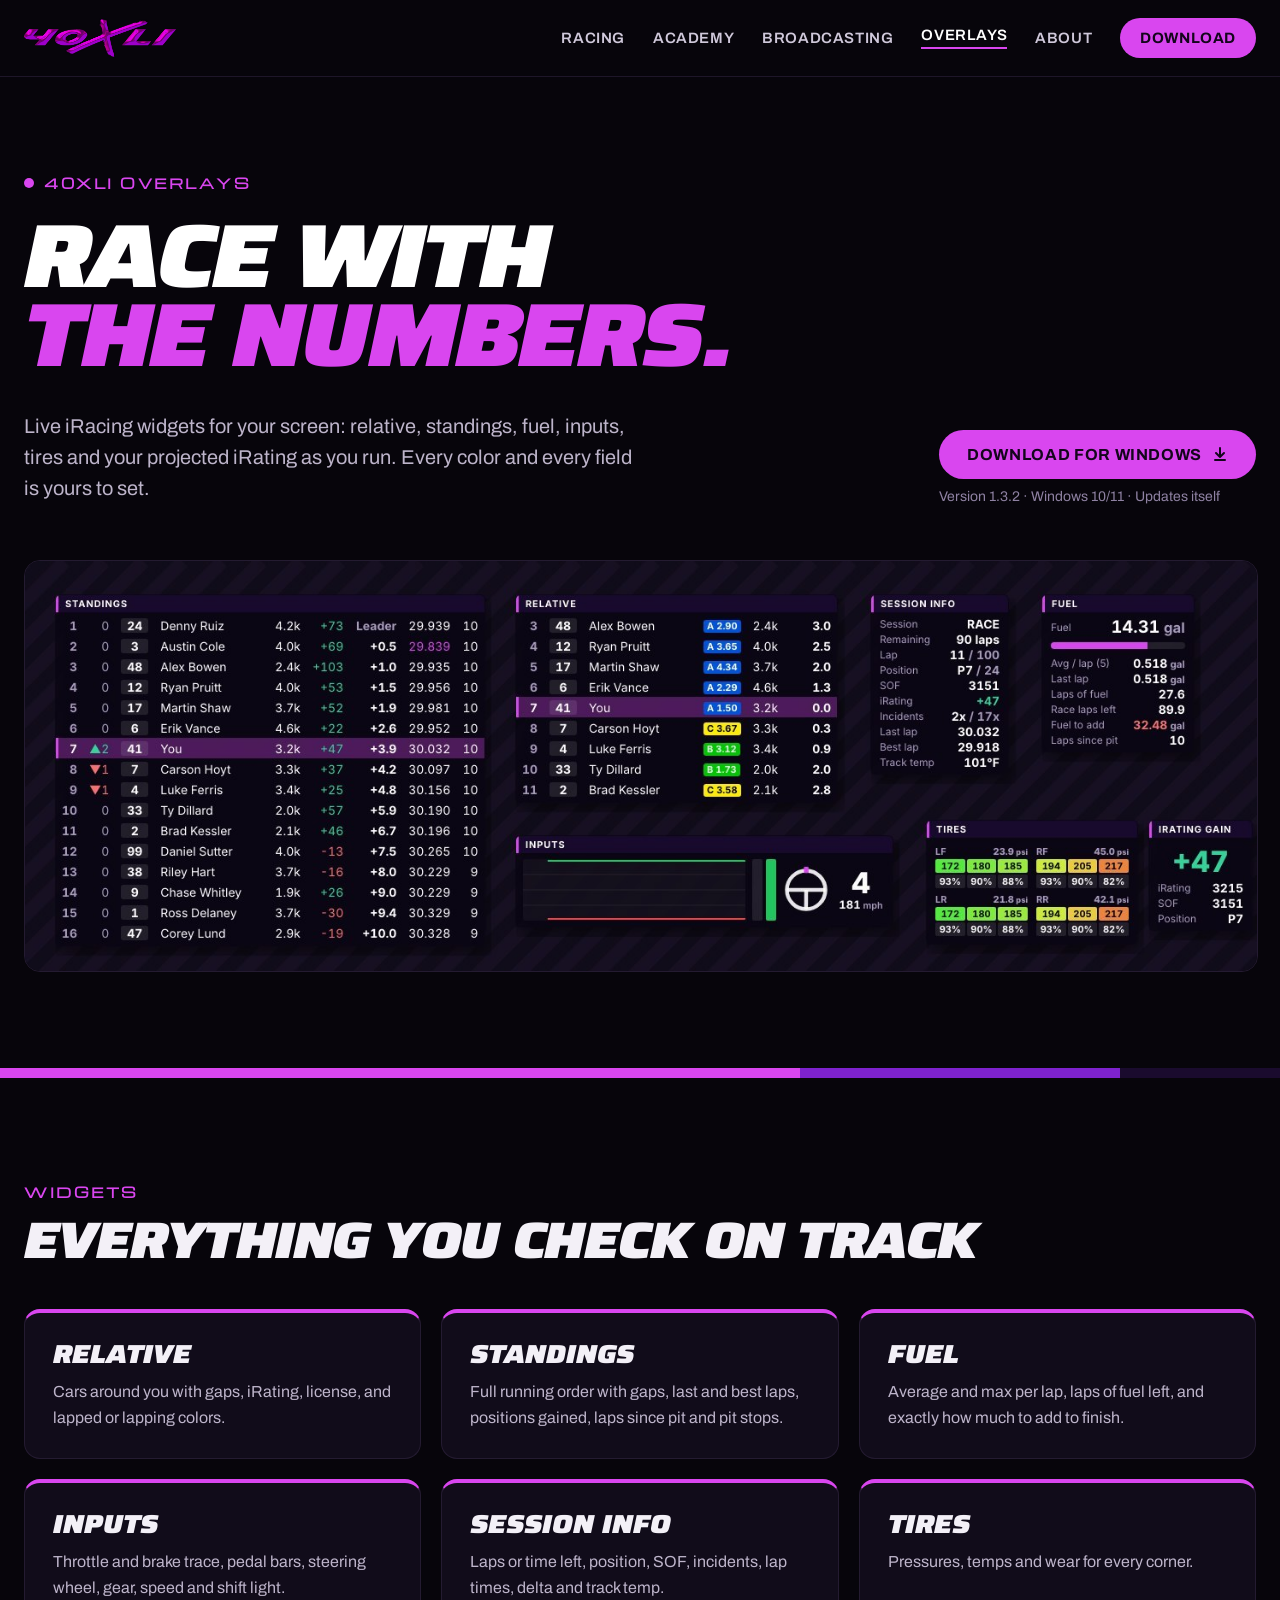
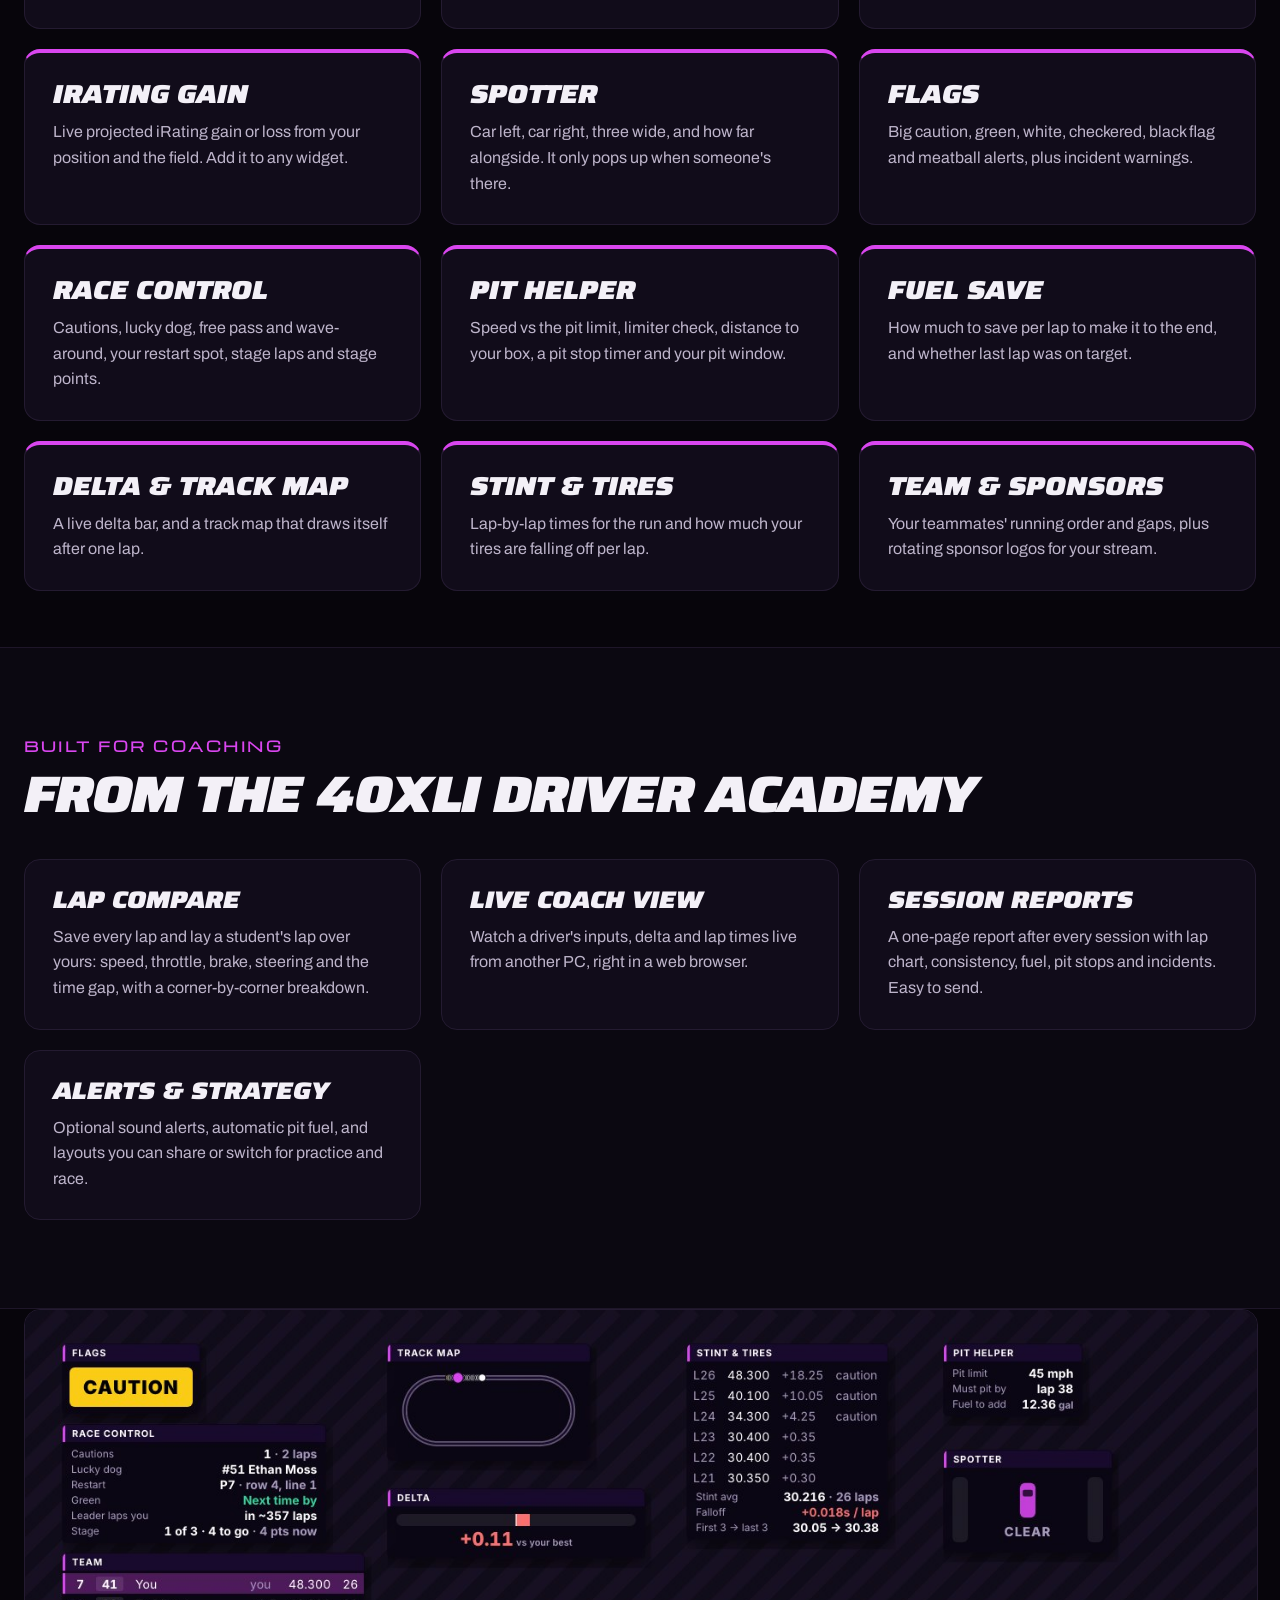
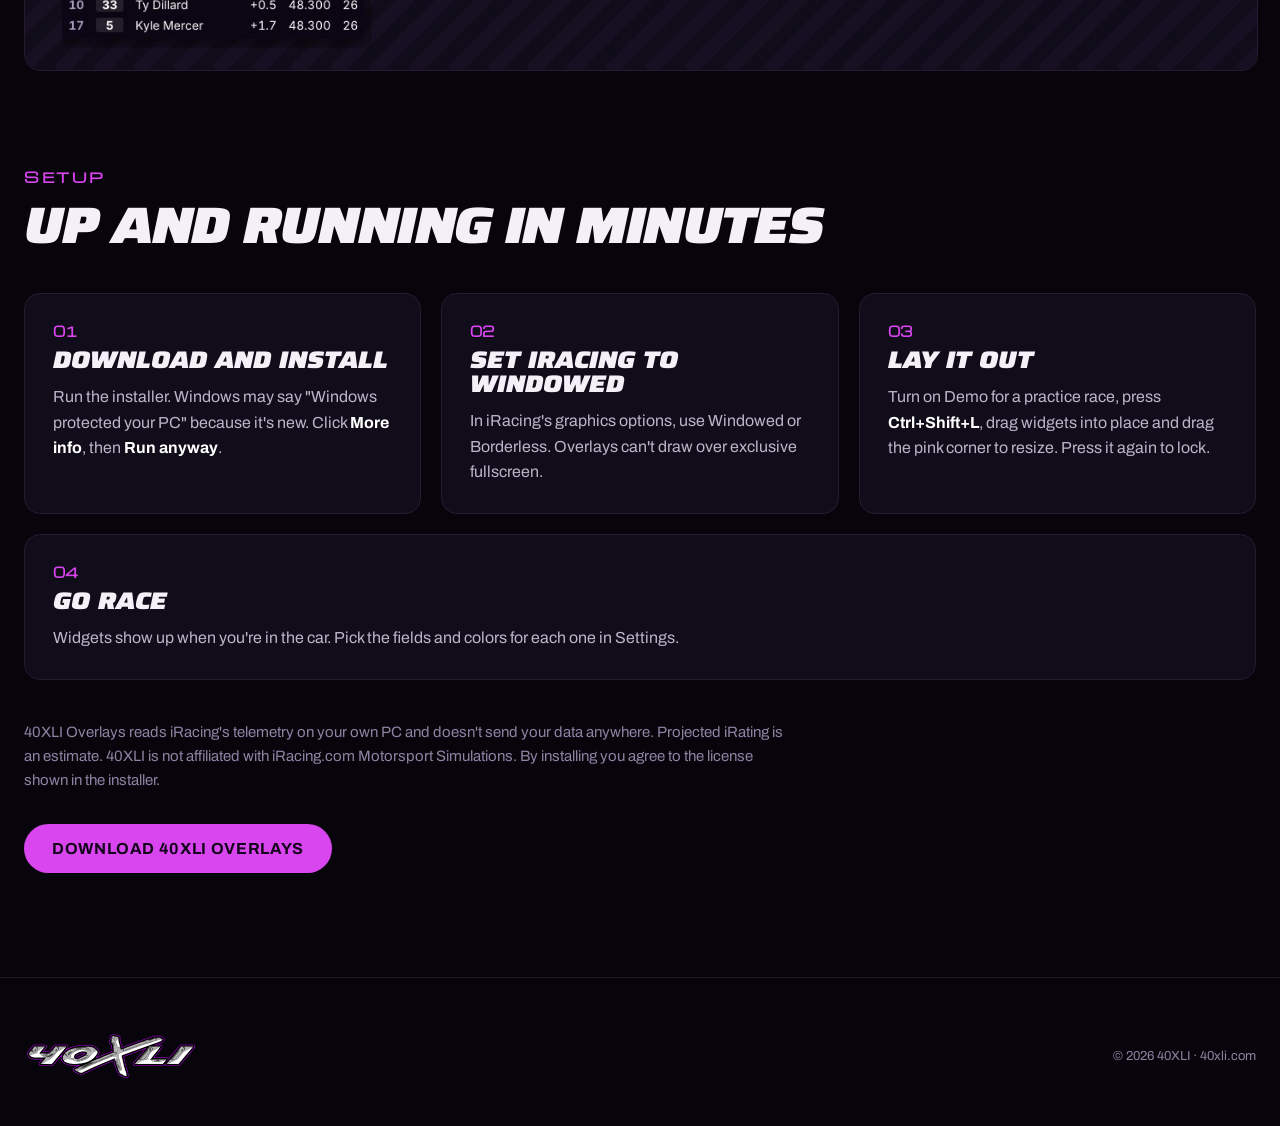
<file: overlays/index.html>
<!doctype html>
<html lang="en">
<head>
<meta charset="utf-8">
<meta name="viewport" content="width=device-width, initial-scale=1">
<title>40XLI Overlays — iRacing widgets</title>
<meta name="description" content="iRacing overlay widgets from 40XLI: relative, standings, fuel calculator, inputs, session info, tires and live projected iRating. Download for Windows.">
<meta property="og:type" content="website">
<meta property="og:site_name" content="40XLI">
<meta property="og:title" content="40XLI Overlays">
<meta property="og:description" content="iRacing overlay widgets from 40XLI: relative, standings, fuel calculator, inputs, session info, tires and live projected iRating. Download for Windows.">
<meta property="og:image" content="https://40xli.com/assets/img/overlays-widgets.jpg">
<meta name="twitter:card" content="summary_large_image">
<meta name="theme-color" content="#07050B">
<link rel="icon" type="image/png" sizes="64x64" href="../assets/favicon-64.png">
<link rel="apple-touch-icon" href="../assets/apple-touch-icon.png">
<link rel="preconnect" href="https://fonts.googleapis.com">
<link rel="preconnect" href="https://fonts.gstatic.com" crossorigin>
<link href="https://fonts.googleapis.com/css2?family=Saira:ital,wdth,wght@1,50..125,700..900&amp;family=Michroma&amp;family=Archivo:wght@400;500;600;700&amp;display=swap" rel="stylesheet">
<link rel="stylesheet" href="../assets/site.css">
</head>
<body>
<div style="width: 100%; background: rgb(7, 5, 11); color: rgb(243, 240, 247); font-family: Archivo, sans-serif; overflow: hidden;">

  <header style="border-bottom: 1px solid rgb(30, 22, 41);">
    <nav aria-label="Main" style="max-width: 1280px; margin: 0px auto; padding: 18px 24px; display: flex; flex-wrap: wrap; align-items: center; justify-content: space-between; gap: 16px;">
      <a href="../" style="text-decoration: none;">
        <img src="../assets/img/b43ddc08a0128ac7307b187be478bf04.png" alt="40XLI" style="height: 40px; width: auto; display: block;" decoding="async">
      </a>
      <div style="display: flex; flex-wrap: wrap; align-items: center; gap: 28px; font-size: 15px; font-weight: 600; letter-spacing: 0.04em; text-transform: uppercase;">
        <a href="../#racing" style="color: rgb(207, 200, 218); text-decoration: none;">Racing</a>
        <a href="../academy/" style="color: rgb(207, 200, 218); text-decoration: none;">Academy</a>
        <a href="../broadcasting/" style="color: rgb(207, 200, 218); text-decoration: none;">Broadcasting</a>
        <a href="./" style="color: rgb(255, 255, 255); text-decoration: none; border-bottom: 2px solid rgb(217, 70, 239); padding-bottom: 4px;">Overlays</a>
        <a href="../#about" style="color: rgb(207, 200, 218); text-decoration: none;">About</a>
        <a href="download/" style="background: rgb(217, 70, 239); color: rgb(20, 5, 28); text-decoration: none; padding: 12px 20px; border-radius: 999px; font-weight: 700;">Download</a>
      </div>
    </nav>
  </header>

  <section style="max-width: 1280px; margin: 0px auto; padding: 96px 24px 56px;">
    <p style="margin: 0px 0px 24px; display: inline-flex; align-items: center; gap: 10px; font-family: Michroma, sans-serif; font-size: 14px; font-weight: 700; letter-spacing: 0.18em; color: rgb(217, 70, 239);">
      <span aria-hidden="true" style="width: 10px; height: 10px; border-radius: 999px; background: rgb(217, 70, 239);"></span>40XLI OVERLAYS</p>
    <h1 style="margin: 0px; font-family: Saira, sans-serif; font-stretch: 125%; font-style: italic; font-weight: 900; text-transform: uppercase; font-size: clamp(44px, 7vw, 108px); line-height: 0.88; letter-spacing: -0.035em; color: rgb(255, 255, 255);">Race with<br><span style="color: rgb(217, 70, 239);">the numbers.</span></h1>
    <div style="margin-top: 36px; display: flex; flex-wrap: wrap; align-items: flex-end; justify-content: space-between; gap: 32px;">
      <p style="margin: 0px; max-width: 620px; font-size: 20px; line-height: 1.55; color: rgb(189, 180, 202);">Live iRacing widgets for your screen: relative, standings, fuel, inputs, tires and your projected iRating as you run. Every color and every field is yours to set.</p>
      <div style="display: flex; flex-direction: column; align-items: flex-start; gap: 10px;">
        <a href="download/" style="display: inline-flex; align-items: center; gap: 10px; background: rgb(217, 70, 239); color: rgb(20, 5, 28); text-decoration: none; padding: 16px 28px; border-radius: 999px; font-weight: 700; font-size: 16px; text-transform: uppercase; letter-spacing: 0.04em;">Download for Windows
          <svg width="16" height="16" viewBox="0 0 16 16" fill="none" aria-hidden="true"><path d="M8 2v9M4 7l4 4 4-4M3 14h10" stroke="currentColor" stroke-width="2" stroke-linecap="round" stroke-linejoin="round"></path></svg></a>
        <span style="font-size: 14px; color: rgb(143, 130, 163);">Version 1.3.2 · Windows 10/11 · Updates itself</span>
      </div>
    </div>
  </section>

  <section style="max-width: 1280px; margin: 0px auto; padding: 0px 24px 96px;">
    <img src="../assets/img/overlays-widgets.jpg" alt="The 40XLI Overlays widgets: standings, relative, session info, fuel, inputs, tires and iRating gain" width="1440" height="480" style="width: 100%; height: auto; display: block; border-radius: 16px; border: 1px solid rgb(36, 27, 49);" decoding="async">
  </section>

  <div aria-hidden="true" style="display: flex; height: 10px;">
    <div style="flex: 5 1 0%; background: rgb(217, 70, 239);"></div>
    <div style="flex: 2 1 0%; background: rgb(126, 34, 206);"></div>
    <div style="flex: 1 1 0%; background: rgb(26, 11, 46);"></div>
  </div>

  <section style="max-width: 1280px; margin: 0px auto; padding: 104px 24px 56px;">
    <p style="margin: 0px 0px 14px; font-family: Michroma, sans-serif; font-size: 14px; font-weight: 700; letter-spacing: 0.18em; color: rgb(217, 70, 239);">WIDGETS</p>
    <h2 style="margin: 0px 0px 44px; font-family: Saira, sans-serif; font-stretch: 125%; font-style: italic; font-weight: 900; text-transform: uppercase; font-size: clamp(30px, 4vw, 54px); line-height: 0.95; letter-spacing: -0.03em;">Everything you check on track</h2>
    <div class="champ-grid" style="display: flex; flex-wrap: wrap; gap: 20px; align-items: stretch;">
      <article style="flex: 1 1 260px; background: rgb(17, 12, 26); border-width: 4px 1px 1px; border-style: solid; border-color: rgb(217, 70, 239) rgb(36, 27, 49) rgb(36, 27, 49); border-radius: 16px; padding: 28px;">
        <h3 style="margin: 0px; font-family: Saira, sans-serif; font-stretch: 125%; font-style: italic; font-weight: 900; text-transform: uppercase; font-size: 26px; line-height: 1;">Relative</h3>
        <p style="margin: 12px 0px 0px; font-size: 16px; line-height: 1.6; color: rgb(189, 180, 202);">Cars around you with gaps, iRating, license, and lapped or lapping colors.</p>
      </article>
      <article style="flex: 1 1 260px; background: rgb(17, 12, 26); border-width: 4px 1px 1px; border-style: solid; border-color: rgb(217, 70, 239) rgb(36, 27, 49) rgb(36, 27, 49); border-radius: 16px; padding: 28px;">
        <h3 style="margin: 0px; font-family: Saira, sans-serif; font-stretch: 125%; font-style: italic; font-weight: 900; text-transform: uppercase; font-size: 26px; line-height: 1;">Standings</h3>
        <p style="margin: 12px 0px 0px; font-size: 16px; line-height: 1.6; color: rgb(189, 180, 202);">Full running order with gaps, last and best laps, positions gained, laps since pit and pit stops.</p>
      </article>
      <article style="flex: 1 1 260px; background: rgb(17, 12, 26); border-width: 4px 1px 1px; border-style: solid; border-color: rgb(217, 70, 239) rgb(36, 27, 49) rgb(36, 27, 49); border-radius: 16px; padding: 28px;">
        <h3 style="margin: 0px; font-family: Saira, sans-serif; font-stretch: 125%; font-style: italic; font-weight: 900; text-transform: uppercase; font-size: 26px; line-height: 1;">Fuel</h3>
        <p style="margin: 12px 0px 0px; font-size: 16px; line-height: 1.6; color: rgb(189, 180, 202);">Average and max per lap, laps of fuel left, and exactly how much to add to finish.</p>
      </article>
      <article style="flex: 1 1 260px; background: rgb(17, 12, 26); border-width: 4px 1px 1px; border-style: solid; border-color: rgb(217, 70, 239) rgb(36, 27, 49) rgb(36, 27, 49); border-radius: 16px; padding: 28px;">
        <h3 style="margin: 0px; font-family: Saira, sans-serif; font-stretch: 125%; font-style: italic; font-weight: 900; text-transform: uppercase; font-size: 26px; line-height: 1;">Inputs</h3>
        <p style="margin: 12px 0px 0px; font-size: 16px; line-height: 1.6; color: rgb(189, 180, 202);">Throttle and brake trace, pedal bars, steering wheel, gear, speed and shift light.</p>
      </article>
      <article style="flex: 1 1 260px; background: rgb(17, 12, 26); border-width: 4px 1px 1px; border-style: solid; border-color: rgb(217, 70, 239) rgb(36, 27, 49) rgb(36, 27, 49); border-radius: 16px; padding: 28px;">
        <h3 style="margin: 0px; font-family: Saira, sans-serif; font-stretch: 125%; font-style: italic; font-weight: 900; text-transform: uppercase; font-size: 26px; line-height: 1;">Session info</h3>
        <p style="margin: 12px 0px 0px; font-size: 16px; line-height: 1.6; color: rgb(189, 180, 202);">Laps or time left, position, SOF, incidents, lap times, delta and track temp.</p>
      </article>
      <article style="flex: 1 1 260px; background: rgb(17, 12, 26); border-width: 4px 1px 1px; border-style: solid; border-color: rgb(217, 70, 239) rgb(36, 27, 49) rgb(36, 27, 49); border-radius: 16px; padding: 28px;">
        <h3 style="margin: 0px; font-family: Saira, sans-serif; font-stretch: 125%; font-style: italic; font-weight: 900; text-transform: uppercase; font-size: 26px; line-height: 1;">Tires</h3>
        <p style="margin: 12px 0px 0px; font-size: 16px; line-height: 1.6; color: rgb(189, 180, 202);">Pressures, temps and wear for every corner.</p>
      </article>
      <article style="flex: 1 1 260px; background: rgb(17, 12, 26); border-width: 4px 1px 1px; border-style: solid; border-color: rgb(217, 70, 239) rgb(36, 27, 49) rgb(36, 27, 49); border-radius: 16px; padding: 28px;">
        <h3 style="margin: 0px; font-family: Saira, sans-serif; font-stretch: 125%; font-style: italic; font-weight: 900; text-transform: uppercase; font-size: 26px; line-height: 1;">iRating gain</h3>
        <p style="margin: 12px 0px 0px; font-size: 16px; line-height: 1.6; color: rgb(189, 180, 202);">Live projected iRating gain or loss from your position and the field. Add it to any widget.</p>
      </article>
      <article style="flex: 1 1 260px; background: rgb(17, 12, 26); border-width: 4px 1px 1px; border-style: solid; border-color: rgb(217, 70, 239) rgb(36, 27, 49) rgb(36, 27, 49); border-radius: 16px; padding: 28px;">
        <h3 style="margin: 0px; font-family: Saira, sans-serif; font-stretch: 125%; font-style: italic; font-weight: 900; text-transform: uppercase; font-size: 26px; line-height: 1;">Spotter</h3>
        <p style="margin: 12px 0px 0px; font-size: 16px; line-height: 1.6; color: rgb(189, 180, 202);">Car left, car right, three wide, and how far alongside. It only pops up when someone's there.</p>
      </article>
      <article style="flex: 1 1 260px; background: rgb(17, 12, 26); border-width: 4px 1px 1px; border-style: solid; border-color: rgb(217, 70, 239) rgb(36, 27, 49) rgb(36, 27, 49); border-radius: 16px; padding: 28px;">
        <h3 style="margin: 0px; font-family: Saira, sans-serif; font-stretch: 125%; font-style: italic; font-weight: 900; text-transform: uppercase; font-size: 26px; line-height: 1;">Flags</h3>
        <p style="margin: 12px 0px 0px; font-size: 16px; line-height: 1.6; color: rgb(189, 180, 202);">Big caution, green, white, checkered, black flag and meatball alerts, plus incident warnings.</p>
      </article>
      <article style="flex: 1 1 260px; background: rgb(17, 12, 26); border-width: 4px 1px 1px; border-style: solid; border-color: rgb(217, 70, 239) rgb(36, 27, 49) rgb(36, 27, 49); border-radius: 16px; padding: 28px;">
        <h3 style="margin: 0px; font-family: Saira, sans-serif; font-stretch: 125%; font-style: italic; font-weight: 900; text-transform: uppercase; font-size: 26px; line-height: 1;">Race control</h3>
        <p style="margin: 12px 0px 0px; font-size: 16px; line-height: 1.6; color: rgb(189, 180, 202);">Cautions, lucky dog, free pass and wave-around, your restart spot, stage laps and stage points.</p>
      </article>
      <article style="flex: 1 1 260px; background: rgb(17, 12, 26); border-width: 4px 1px 1px; border-style: solid; border-color: rgb(217, 70, 239) rgb(36, 27, 49) rgb(36, 27, 49); border-radius: 16px; padding: 28px;">
        <h3 style="margin: 0px; font-family: Saira, sans-serif; font-stretch: 125%; font-style: italic; font-weight: 900; text-transform: uppercase; font-size: 26px; line-height: 1;">Pit helper</h3>
        <p style="margin: 12px 0px 0px; font-size: 16px; line-height: 1.6; color: rgb(189, 180, 202);">Speed vs the pit limit, limiter check, distance to your box, a pit stop timer and your pit window.</p>
      </article>
      <article style="flex: 1 1 260px; background: rgb(17, 12, 26); border-width: 4px 1px 1px; border-style: solid; border-color: rgb(217, 70, 239) rgb(36, 27, 49) rgb(36, 27, 49); border-radius: 16px; padding: 28px;">
        <h3 style="margin: 0px; font-family: Saira, sans-serif; font-stretch: 125%; font-style: italic; font-weight: 900; text-transform: uppercase; font-size: 26px; line-height: 1;">Fuel save</h3>
        <p style="margin: 12px 0px 0px; font-size: 16px; line-height: 1.6; color: rgb(189, 180, 202);">How much to save per lap to make it to the end, and whether last lap was on target.</p>
      </article>
      <article style="flex: 1 1 260px; background: rgb(17, 12, 26); border-width: 4px 1px 1px; border-style: solid; border-color: rgb(217, 70, 239) rgb(36, 27, 49) rgb(36, 27, 49); border-radius: 16px; padding: 28px;">
        <h3 style="margin: 0px; font-family: Saira, sans-serif; font-stretch: 125%; font-style: italic; font-weight: 900; text-transform: uppercase; font-size: 26px; line-height: 1;">Delta & track map</h3>
        <p style="margin: 12px 0px 0px; font-size: 16px; line-height: 1.6; color: rgb(189, 180, 202);">A live delta bar, and a track map that draws itself after one lap.</p>
      </article>
      <article style="flex: 1 1 260px; background: rgb(17, 12, 26); border-width: 4px 1px 1px; border-style: solid; border-color: rgb(217, 70, 239) rgb(36, 27, 49) rgb(36, 27, 49); border-radius: 16px; padding: 28px;">
        <h3 style="margin: 0px; font-family: Saira, sans-serif; font-stretch: 125%; font-style: italic; font-weight: 900; text-transform: uppercase; font-size: 26px; line-height: 1;">Stint & tires</h3>
        <p style="margin: 12px 0px 0px; font-size: 16px; line-height: 1.6; color: rgb(189, 180, 202);">Lap-by-lap times for the run and how much your tires are falling off per lap.</p>
      </article>
      <article style="flex: 1 1 260px; background: rgb(17, 12, 26); border-width: 4px 1px 1px; border-style: solid; border-color: rgb(217, 70, 239) rgb(36, 27, 49) rgb(36, 27, 49); border-radius: 16px; padding: 28px;">
        <h3 style="margin: 0px; font-family: Saira, sans-serif; font-stretch: 125%; font-style: italic; font-weight: 900; text-transform: uppercase; font-size: 26px; line-height: 1;">Team & sponsors</h3>
        <p style="margin: 12px 0px 0px; font-size: 16px; line-height: 1.6; color: rgb(189, 180, 202);">Your teammates' running order and gaps, plus rotating sponsor logos for your stream.</p>
      </article>
    </div>
  </section>

  <section style="background: rgb(11, 8, 17); border-top: 1px solid rgb(30, 22, 41); border-bottom: 1px solid rgb(30, 22, 41);">
    <div style="max-width: 1280px; margin: 0px auto; padding: 88px 24px;">
      <p style="margin: 0px 0px 14px; font-family: Michroma, sans-serif; font-size: 14px; font-weight: 700; letter-spacing: 0.18em; color: rgb(217, 70, 239);">BUILT FOR COACHING</p>
      <h2 style="margin: 0px 0px 40px; font-family: Saira, sans-serif; font-stretch: 125%; font-style: italic; font-weight: 900; text-transform: uppercase; font-size: clamp(30px, 4vw, 54px); line-height: 0.95; letter-spacing: -0.03em;">From the 40XLI Driver Academy</h2>
      <div class="champ-grid" style="display: flex; flex-wrap: wrap; gap: 20px;">
        <article style="background: rgb(17, 12, 26); border: 1px solid rgb(36, 27, 49); border-radius: 16px; padding: 28px;">
          <h3 style="margin: 0px; font-family: Saira, sans-serif; font-stretch: 125%; font-style: italic; font-weight: 900; text-transform: uppercase; font-size: 24px; line-height: 1;">Lap compare</h3>
          <p style="margin: 12px 0px 0px; font-size: 16px; line-height: 1.6; color: rgb(189, 180, 202);">Save every lap and lay a student's lap over yours: speed, throttle, brake, steering and the time gap, with a corner-by-corner breakdown.</p>
        </article>
        <article style="background: rgb(17, 12, 26); border: 1px solid rgb(36, 27, 49); border-radius: 16px; padding: 28px;">
          <h3 style="margin: 0px; font-family: Saira, sans-serif; font-stretch: 125%; font-style: italic; font-weight: 900; text-transform: uppercase; font-size: 24px; line-height: 1;">Live coach view</h3>
          <p style="margin: 12px 0px 0px; font-size: 16px; line-height: 1.6; color: rgb(189, 180, 202);">Watch a driver's inputs, delta and lap times live from another PC, right in a web browser.</p>
        </article>
        <article style="background: rgb(17, 12, 26); border: 1px solid rgb(36, 27, 49); border-radius: 16px; padding: 28px;">
          <h3 style="margin: 0px; font-family: Saira, sans-serif; font-stretch: 125%; font-style: italic; font-weight: 900; text-transform: uppercase; font-size: 24px; line-height: 1;">Session reports</h3>
          <p style="margin: 12px 0px 0px; font-size: 16px; line-height: 1.6; color: rgb(189, 180, 202);">A one-page report after every session with lap chart, consistency, fuel, pit stops and incidents. Easy to send.</p>
        </article>
        <article style="background: rgb(17, 12, 26); border: 1px solid rgb(36, 27, 49); border-radius: 16px; padding: 28px;">
          <h3 style="margin: 0px; font-family: Saira, sans-serif; font-stretch: 125%; font-style: italic; font-weight: 900; text-transform: uppercase; font-size: 24px; line-height: 1;">Alerts & strategy</h3>
          <p style="margin: 12px 0px 0px; font-size: 16px; line-height: 1.6; color: rgb(189, 180, 202);">Optional sound alerts, automatic pit fuel, and layouts you can share or switch for practice and race.</p>
        </article>
      </div>
    </div>
  </section>

  <section style="max-width: 1280px; margin: 0px auto; padding: 0px 24px 40px;">
    <img src="../assets/img/overlays-race-tools.jpg" alt="Race tools: flags, race control, team, track map, delta, stint and tires, pit helper and spotter during a caution" width="1440" height="420" style="width: 100%; height: auto; display: block; border-radius: 16px; border: 1px solid rgb(36, 27, 49);" decoding="async">
  </section>

  <section id="setup" style="max-width: 1280px; margin: 0px auto; padding: 56px 24px 104px;">
    <p style="margin: 0px 0px 14px; font-family: Michroma, sans-serif; font-size: 14px; font-weight: 700; letter-spacing: 0.18em; color: rgb(217, 70, 239);">SETUP</p>
    <h2 style="margin: 0px 0px 44px; font-family: Saira, sans-serif; font-stretch: 125%; font-style: italic; font-weight: 900; text-transform: uppercase; font-size: clamp(30px, 4vw, 54px); line-height: 0.95; letter-spacing: -0.03em;">Up and running in minutes</h2>
    <ol style="margin: 0px; padding: 0px; display: flex; flex-wrap: wrap; gap: 20px;">
      <li style="flex: 1 1 240px; list-style: none; background: rgb(17, 12, 26); border: 1px solid rgb(36, 27, 49); border-radius: 16px; padding: 28px;">
        <p style="margin: 0px; font-family: Michroma, sans-serif; font-weight: 700; font-size: 13px; color: rgb(217, 70, 239);">01</p>
        <h3 style="margin: 8px 0px 0px; font-family: Saira, sans-serif; font-stretch: 125%; font-style: italic; font-weight: 900; text-transform: uppercase; font-size: 24px; line-height: 1;">Download and install</h3>
        <p style="margin: 12px 0px 0px; font-size: 16px; line-height: 1.6; color: rgb(189, 180, 202);">Run the installer. Windows may say "Windows protected your PC" because it's new. Click <b style="color:#fff">More info</b>, then <b style="color:#fff">Run anyway</b>.</p>
      </li>
      <li style="flex: 1 1 240px; list-style: none; background: rgb(17, 12, 26); border: 1px solid rgb(36, 27, 49); border-radius: 16px; padding: 28px;">
        <p style="margin: 0px; font-family: Michroma, sans-serif; font-weight: 700; font-size: 13px; color: rgb(217, 70, 239);">02</p>
        <h3 style="margin: 8px 0px 0px; font-family: Saira, sans-serif; font-stretch: 125%; font-style: italic; font-weight: 900; text-transform: uppercase; font-size: 24px; line-height: 1;">Set iRacing to windowed</h3>
        <p style="margin: 12px 0px 0px; font-size: 16px; line-height: 1.6; color: rgb(189, 180, 202);">In iRacing's graphics options, use Windowed or Borderless. Overlays can't draw over exclusive fullscreen.</p>
      </li>
      <li style="flex: 1 1 240px; list-style: none; background: rgb(17, 12, 26); border: 1px solid rgb(36, 27, 49); border-radius: 16px; padding: 28px;">
        <p style="margin: 0px; font-family: Michroma, sans-serif; font-weight: 700; font-size: 13px; color: rgb(217, 70, 239);">03</p>
        <h3 style="margin: 8px 0px 0px; font-family: Saira, sans-serif; font-stretch: 125%; font-style: italic; font-weight: 900; text-transform: uppercase; font-size: 24px; line-height: 1;">Lay it out</h3>
        <p style="margin: 12px 0px 0px; font-size: 16px; line-height: 1.6; color: rgb(189, 180, 202);">Turn on Demo for a practice race, press <b style="color:#fff">Ctrl+Shift+L</b>, drag widgets into place and drag the pink corner to resize. Press it again to lock.</p>
      </li>
      <li style="flex: 1 1 240px; list-style: none; background: rgb(17, 12, 26); border: 1px solid rgb(36, 27, 49); border-radius: 16px; padding: 28px;">
        <p style="margin: 0px; font-family: Michroma, sans-serif; font-weight: 700; font-size: 13px; color: rgb(217, 70, 239);">04</p>
        <h3 style="margin: 8px 0px 0px; font-family: Saira, sans-serif; font-stretch: 125%; font-style: italic; font-weight: 900; text-transform: uppercase; font-size: 24px; line-height: 1;">Go race</h3>
        <p style="margin: 12px 0px 0px; font-size: 16px; line-height: 1.6; color: rgb(189, 180, 202);">Widgets show up when you're in the car. Pick the fields and colors for each one in Settings.</p>
      </li>
    </ol>
    <p style="margin: 40px 0px 0px; max-width: 760px; font-size: 15px; line-height: 1.6; color: rgb(143, 130, 163);">40XLI Overlays reads iRacing's telemetry on your own PC and doesn't send your data anywhere. Projected iRating is an estimate. 40XLI is not affiliated with iRacing.com Motorsport Simulations. By installing you agree to the license shown in the installer.</p>
    <div style="margin-top: 32px;"><a href="download/" style="display: inline-flex; align-items: center; gap: 10px; background: rgb(217, 70, 239); color: rgb(20, 5, 28); text-decoration: none; padding: 16px 28px; border-radius: 999px; font-weight: 700; font-size: 16px; text-transform: uppercase; letter-spacing: 0.04em;">Download 40XLI Overlays</a></div>
  </section>

  <footer style="max-width: 1280px; margin: 0px auto; padding: 56px 24px 48px; display: flex; flex-wrap: wrap; justify-content: space-between; gap: 16px; border-top: 1px solid rgb(30, 22, 41); font-size: 13px; color: rgb(143, 130, 163);">
    <img src="../assets/img/806e2a63f663cae1a0bf0832217b07f8.png" alt="40XLI" style="height: 44px; width: auto; display: block;" loading="lazy" decoding="async">
    <span style="align-self: center;">© 2026 40XLI · 40xli.com</span>
  </footer></div>
<script src="../assets/site.js" defer></script>
<!-- Cloudflare Web Analytics --><script type='module' src='https://static.cloudflareinsights.com/beacon.min.js' data-cf-beacon='{"token": "978e2b52c1194701a52cca0dc9f64d74"}'></script><!-- End Cloudflare Web Analytics -->
</body>
</html>
</file>
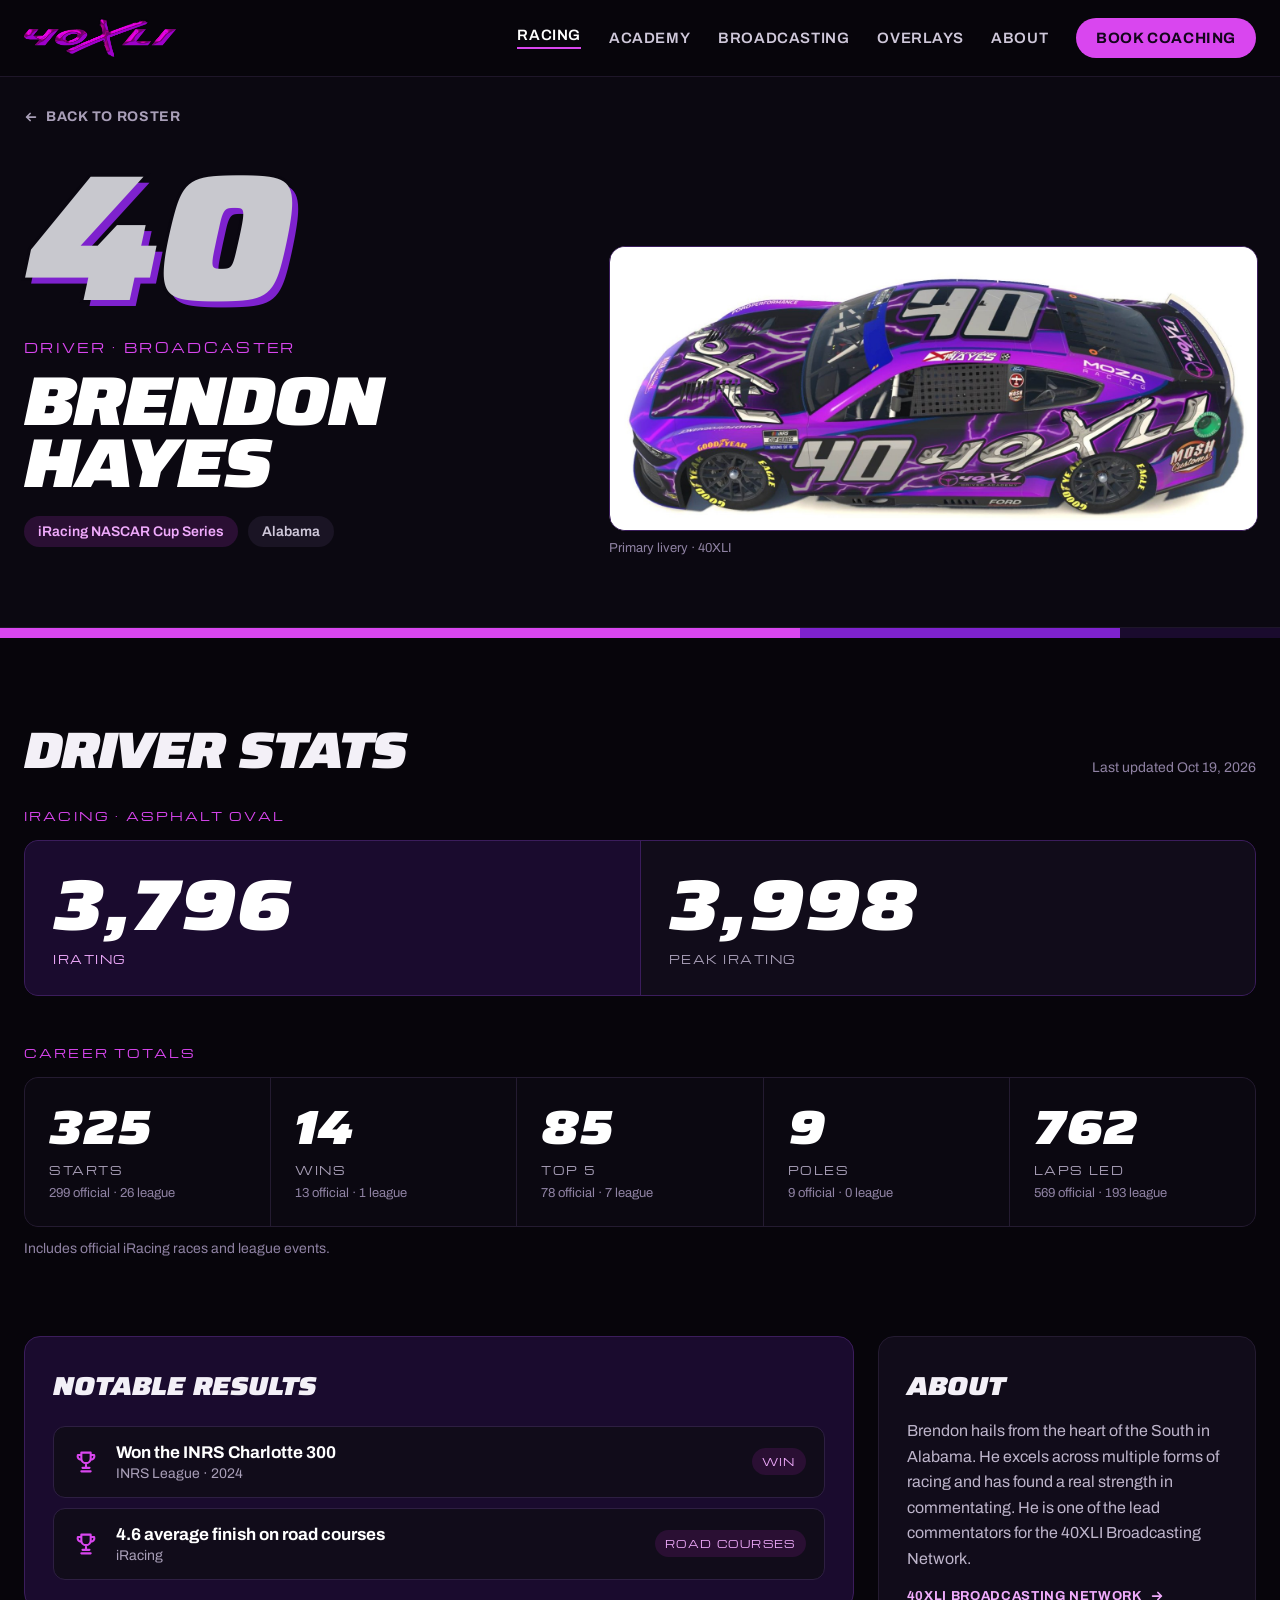
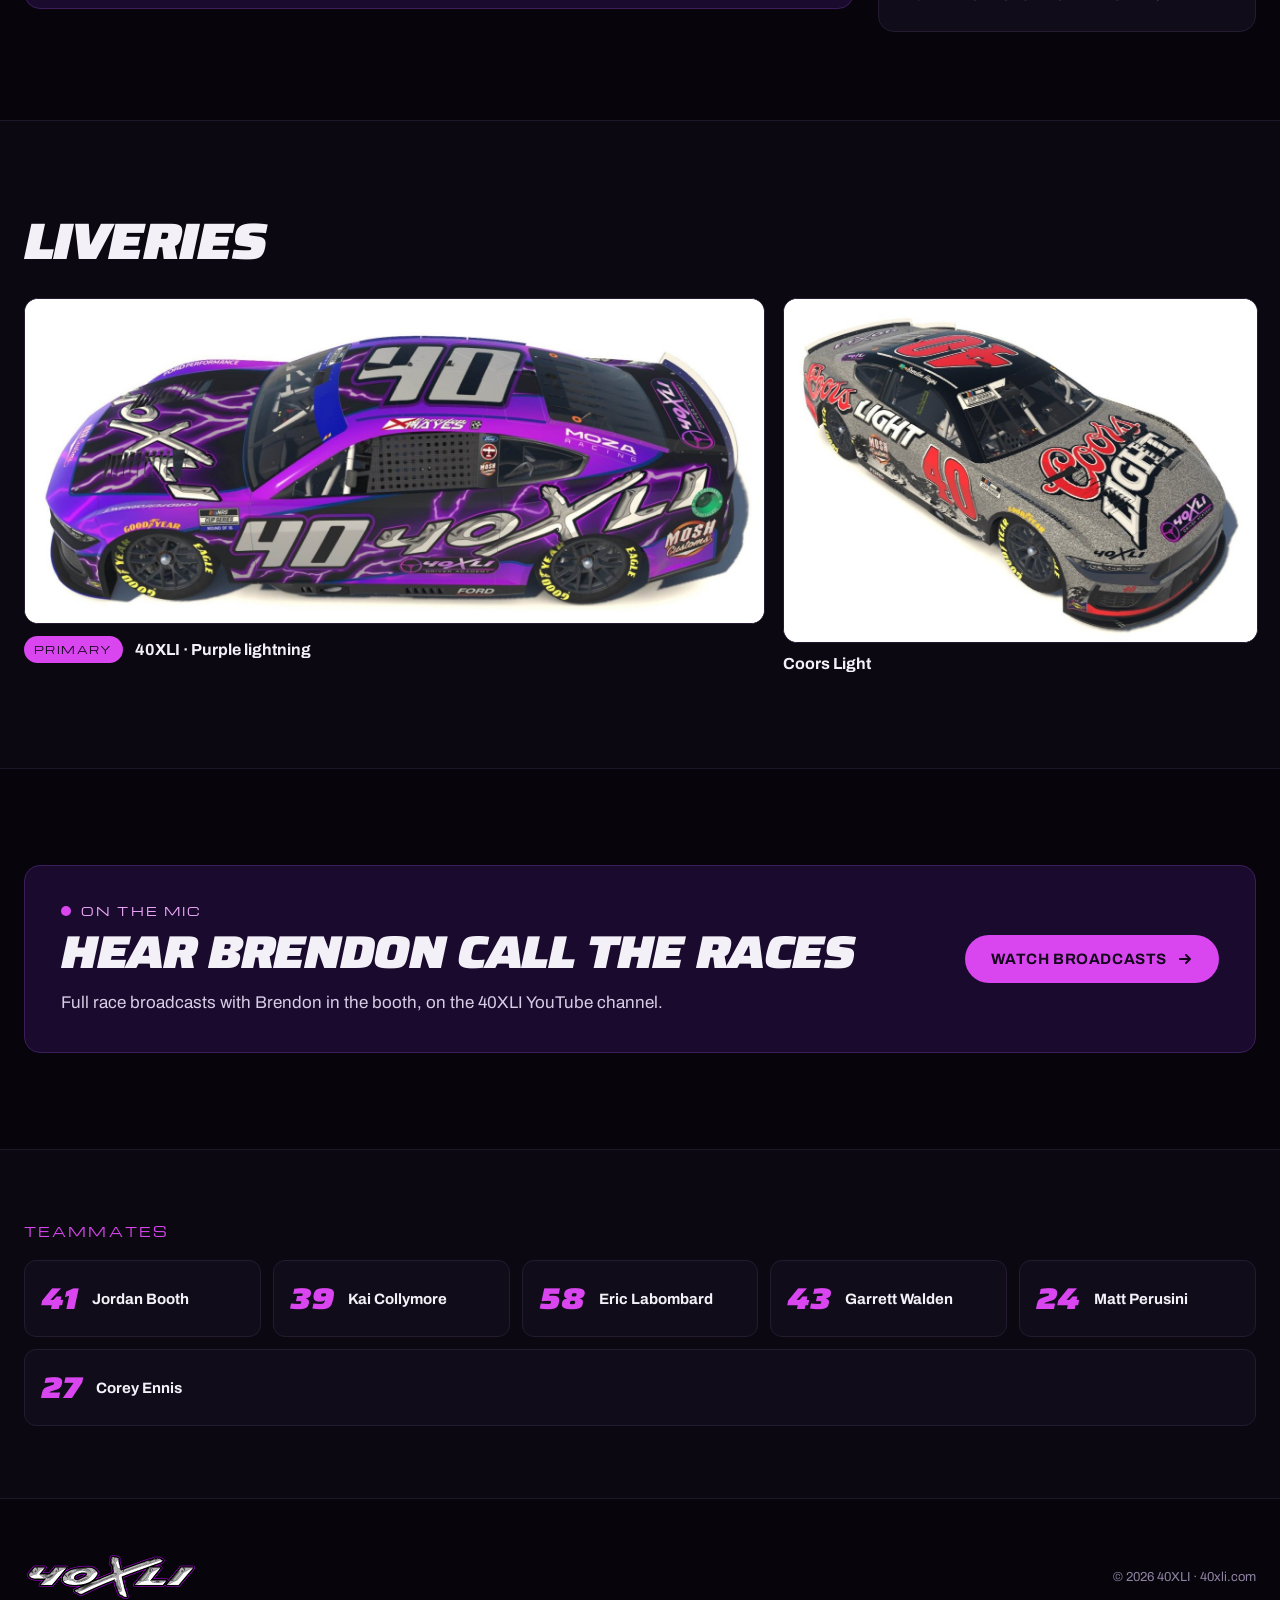
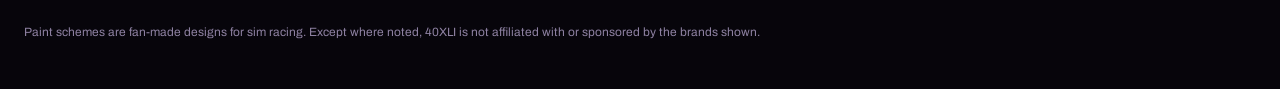
<file: drivers/brendon-hayes/index.html>
<!doctype html>
<html lang="en">
<head>
<meta charset="utf-8">
<meta name="viewport" content="width=device-width, initial-scale=1">
<title>Brendon Hayes — 40XLI Racing</title>
<meta name="description" content="Brendon Hayes — driver profile, stats, liveries and highlights from the 40XLI iRacing team.">
<meta property="og:type" content="website">
<meta property="og:site_name" content="40XLI">
<meta property="og:title" content="Brendon Hayes — 40XLI Racing">
<meta property="og:description" content="Brendon Hayes — driver profile, stats, liveries and highlights from the 40XLI iRacing team.">
<meta property="og:image" content="https://40xli.com/assets/img/81a452729436f30b1763ec47f6bca880.jpg">
<meta name="twitter:card" content="summary_large_image">
<meta name="theme-color" content="#07050B">
<link rel="icon" type="image/png" sizes="64x64" href="../../assets/favicon-64.png">
<link rel="apple-touch-icon" href="../../assets/apple-touch-icon.png">
<link rel="preconnect" href="https://fonts.googleapis.com">
<link rel="preconnect" href="https://fonts.gstatic.com" crossorigin>
<link href="https://fonts.googleapis.com/css2?family=Saira:ital,wdth,wght@1,50..125,700..900&amp;family=Michroma&amp;family=Archivo:wght@400;500;600;700&amp;display=swap" rel="stylesheet">
<link rel="stylesheet" href="../../assets/site.css">
</head>
<body>
<div style="width: 100%; background: rgb(7, 5, 11); color: rgb(243, 240, 247); font-family: Archivo, sans-serif; overflow: hidden;">

  
  <header style="border-bottom: 1px solid rgb(30, 22, 41);">
    <nav aria-label="Main" style="max-width: 1280px; margin: 0px auto; padding: 18px 24px; display: flex; flex-wrap: wrap; align-items: center; justify-content: space-between; gap: 16px;">
      <a href="../../" style="text-decoration: none;">
        <img src="../../assets/img/b43ddc08a0128ac7307b187be478bf04.png" alt="40XLI" style="height: 40px; width: auto; display: block;" decoding="async">
      </a>
      <div style="display: flex; flex-wrap: wrap; align-items: center; gap: 28px; font-size: 15px; font-weight: 600; letter-spacing: 0.04em; text-transform: uppercase;">
        <a href="../../#racing" style="color: rgb(255, 255, 255); text-decoration: none; border-bottom: 2px solid rgb(217, 70, 239); padding-bottom: 4px;">Racing</a>
        <a href="../../academy/" style="color: rgb(207, 200, 218); text-decoration: none;">Academy</a>
        <a href="../../broadcasting/" style="color: rgb(207, 200, 218); text-decoration: none;">Broadcasting</a>
        <a href="../../overlays/" style="color: rgb(207, 200, 218); text-decoration: none;">Overlays</a>
        <a href="../../#about" style="color: rgb(207, 200, 218); text-decoration: none;">About</a>
        <a href="../../academy/" style="background: rgb(217, 70, 239); color: rgb(20, 5, 28); text-decoration: none; padding: 12px 20px; border-radius: 999px; font-weight: 700;">Book coaching</a>
      </div>
    </nav>
  </header>

  
  <section style="background: rgb(11, 8, 17); border-bottom: 1px solid rgb(30, 22, 41);">
    <div style="max-width: 1280px; margin: 0px auto; padding: 32px 24px 0px;">
      <a href="../../#racing" style="display: inline-flex; align-items: center; gap: 8px; font-size: 14px; font-weight: 700; text-transform: uppercase; letter-spacing: 0.05em; color: rgb(169, 159, 184); text-decoration: none;">
        <svg width="14" height="14" viewBox="0 0 16 16" fill="none" aria-hidden="true"><path d="M13 8H3M7 4L3 8l4 4" stroke="currentColor" stroke-width="2" stroke-linecap="round" stroke-linejoin="round"></path></svg>Back to roster</a>
    </div>
    <div style="max-width: 1280px; margin: 0px auto; padding: 40px 24px 72px; display: flex; flex-wrap: wrap; align-items: flex-end; gap: 48px;">
      <div style="flex: 1 1 440px; min-width: 0px; display: flex; flex-wrap: wrap; align-items: flex-end; gap: 28px;">
        <span aria-hidden="true" style="font-family: Saira, sans-serif; font-stretch: 125%; font-style: italic; font-weight: 900; font-size: clamp(120px, 14vw, 210px); line-height: 0.8; letter-spacing: -0.03em; color: rgb(200, 200, 206); -webkit-text-stroke: 6px rgb(10, 7, 16); paint-order: stroke; text-shadow: rgb(126, 34, 206) 6px 6px 0px;">40</span>
        <div style="min-width: 0px; padding-bottom: 8px;">
          <p style="margin: 0px; font-family: Michroma, sans-serif; font-size: 13px; letter-spacing: 0.18em; color: rgb(217, 70, 239);">DRIVER · BROADCASTER</p>
          <h1 style="margin: 14px 0px 0px; font-family: Saira, sans-serif; font-stretch: 125%; font-style: italic; font-weight: 900; font-size: clamp(40px, 5.4vw, 76px); line-height: 0.9; letter-spacing: -0.03em; text-transform: uppercase; color: rgb(255, 255, 255);">Brendon<br>Hayes</h1>
          <div style="margin-top: 22px; display: flex; flex-wrap: wrap; gap: 10px;">
            <span style="font-size: 14px; font-weight: 600; color: rgb(240, 171, 252); background: rgb(42, 15, 51); padding: 8px 14px; border-radius: 999px;">iRacing NASCAR Cup Series</span>
            <span style="font-size: 14px; font-weight: 600; color: rgb(207, 200, 218); background: rgb(26, 20, 36); padding: 8px 14px; border-radius: 999px;">Alabama</span>
          </div>
        </div>
      </div>
      <figure style="flex: 1.3 1 520px; min-width: 0px; margin: 0px;">
        <img src="../../assets/img/81a452729436f30b1763ec47f6bca880.jpg" alt="The #40 purple 40XLI Ford Mustang" style="width: 100%; aspect-ratio: 2.28 / 1; object-fit: contain; display: block; background: rgb(255, 255, 255); border-radius: 16px; border: 1px solid rgb(59, 29, 92);" loading="lazy" decoding="async">
        <figcaption style="margin-top: 10px; font-size: 13px; color: rgb(143, 130, 163);">Primary livery · 40XLI</figcaption>
      </figure>
    </div>
  </section>

  <div aria-hidden="true" style="display: flex; height: 10px;">
    <div style="flex: 5 1 0%; background: rgb(217, 70, 239);"></div>
    <div style="flex: 2 1 0%; background: rgb(126, 34, 206);"></div>
    <div style="flex: 1 1 0%; background: rgb(26, 11, 46);"></div>
  </div>

  
  <section style="max-width: 1280px; margin: 0px auto; padding: 88px 24px 40px;">
    <div style="display: flex; flex-wrap: wrap; align-items: flex-end; justify-content: space-between; gap: 16px; margin-bottom: 32px;">
      <h2 style="margin: 0px; font-family: Saira, sans-serif; font-stretch: 125%; font-style: italic; font-weight: 900; font-size: clamp(30px, 4vw, 54px); line-height: 0.95; letter-spacing: -0.03em; text-transform: uppercase;">Driver stats</h2>
      <p style="margin: 0px; font-size: 14px; color: rgb(143, 130, 163);">Last updated Oct 19, 2026</p>
    </div>

    <p style="margin: 0px 0px 16px; font-family: Michroma, sans-serif; font-size: 12px; letter-spacing: 0.18em; color: rgb(217, 70, 239);">IRACING · ASPHALT OVAL</p>
    <div style="display: flex; flex-wrap: wrap; gap: 1px; background: rgb(59, 29, 92); border: 1px solid rgb(59, 29, 92); border-radius: 14px; overflow: hidden;">
      <div style="flex: 1 1 280px; background: rgb(26, 11, 46); padding: 28px;">
        <p style="margin: 0px; font-family: Saira, sans-serif; font-stretch: 125%; font-style: italic; font-weight: 900; font-size: 72px; line-height: 1; color: rgb(255, 255, 255);">3,796</p>
        <p style="margin: 10px 0px 0px; font-family: Michroma, sans-serif; font-size: 11px; letter-spacing: 0.14em; color: rgb(240, 171, 252);">IRATING</p>
      </div>
      <div style="flex: 1 1 280px; background: rgb(17, 12, 26); padding: 28px;">
        <p style="margin: 0px; font-family: Saira, sans-serif; font-stretch: 125%; font-style: italic; font-weight: 900; font-size: 72px; line-height: 1; color: rgb(255, 255, 255);">3,998</p>
        <p style="margin: 10px 0px 0px; font-family: Michroma, sans-serif; font-size: 11px; letter-spacing: 0.14em; color: rgb(169, 159, 184);">PEAK IRATING</p>
      </div>
    </div>

    <p style="margin: 48px 0px 16px; font-family: Michroma, sans-serif; font-size: 12px; letter-spacing: 0.18em; color: rgb(217, 70, 239);">CAREER TOTALS</p>
    <div style="display: flex; flex-wrap: wrap; gap: 1px; background: rgb(36, 27, 49); border: 1px solid rgb(36, 27, 49); border-radius: 14px; overflow: hidden;">
      
        <div style="flex: 1 1 170px; background: rgb(11, 8, 17); padding: 26px 24px;">
          <p style="margin: 0px; font-family: Saira, sans-serif; font-stretch: 125%; font-style: italic; font-weight: 900; font-size: 48px; line-height: 1; color: rgb(255, 255, 255);"><span class="sc-interp">325</span></p>
          <p style="margin: 10px 0px 0px; font-family: Michroma, sans-serif; font-size: 11px; letter-spacing: 0.14em; color: rgb(169, 159, 184);"><span class="sc-interp">STARTS</span></p>
          <p style="margin: 8px 0px 0px; font-size: 13px; color: rgb(143, 130, 163);"><span class="sc-interp">299 official · 26 league</span></p>
        </div>
      
        <div style="flex: 1 1 170px; background: rgb(11, 8, 17); padding: 26px 24px;">
          <p style="margin: 0px; font-family: Saira, sans-serif; font-stretch: 125%; font-style: italic; font-weight: 900; font-size: 48px; line-height: 1; color: rgb(255, 255, 255);"><span class="sc-interp">14</span></p>
          <p style="margin: 10px 0px 0px; font-family: Michroma, sans-serif; font-size: 11px; letter-spacing: 0.14em; color: rgb(169, 159, 184);"><span class="sc-interp">WINS</span></p>
          <p style="margin: 8px 0px 0px; font-size: 13px; color: rgb(143, 130, 163);"><span class="sc-interp">13 official · 1 league</span></p>
        </div>
      
        <div style="flex: 1 1 170px; background: rgb(11, 8, 17); padding: 26px 24px;">
          <p style="margin: 0px; font-family: Saira, sans-serif; font-stretch: 125%; font-style: italic; font-weight: 900; font-size: 48px; line-height: 1; color: rgb(255, 255, 255);"><span class="sc-interp">85</span></p>
          <p style="margin: 10px 0px 0px; font-family: Michroma, sans-serif; font-size: 11px; letter-spacing: 0.14em; color: rgb(169, 159, 184);"><span class="sc-interp">TOP 5</span></p>
          <p style="margin: 8px 0px 0px; font-size: 13px; color: rgb(143, 130, 163);"><span class="sc-interp">78 official · 7 league</span></p>
        </div>
      
        <div style="flex: 1 1 170px; background: rgb(11, 8, 17); padding: 26px 24px;">
          <p style="margin: 0px; font-family: Saira, sans-serif; font-stretch: 125%; font-style: italic; font-weight: 900; font-size: 48px; line-height: 1; color: rgb(255, 255, 255);"><span class="sc-interp">9</span></p>
          <p style="margin: 10px 0px 0px; font-family: Michroma, sans-serif; font-size: 11px; letter-spacing: 0.14em; color: rgb(169, 159, 184);"><span class="sc-interp">POLES</span></p>
          <p style="margin: 8px 0px 0px; font-size: 13px; color: rgb(143, 130, 163);"><span class="sc-interp">9 official · 0 league</span></p>
        </div>
      
        <div style="flex: 1 1 170px; background: rgb(11, 8, 17); padding: 26px 24px;">
          <p style="margin: 0px; font-family: Saira, sans-serif; font-stretch: 125%; font-style: italic; font-weight: 900; font-size: 48px; line-height: 1; color: rgb(255, 255, 255);"><span class="sc-interp">762</span></p>
          <p style="margin: 10px 0px 0px; font-family: Michroma, sans-serif; font-size: 11px; letter-spacing: 0.14em; color: rgb(169, 159, 184);"><span class="sc-interp">LAPS LED</span></p>
          <p style="margin: 8px 0px 0px; font-size: 13px; color: rgb(143, 130, 163);"><span class="sc-interp">569 official · 193 league</span></p>
        </div>
      
    </div>
    <p style="margin: 14px 0px 0px; font-size: 14px; color: rgb(143, 130, 163);">Includes official iRacing races and league events.</p>
  </section>

  
  <section style="max-width: 1280px; margin: 0px auto; padding: 40px 24px 88px; display: flex; flex-wrap: wrap; gap: 24px; align-items: flex-start;">
    <div style="flex: 999 1 620px; min-width: 0px; background: rgb(26, 11, 46); border: 1px solid rgb(59, 29, 92); border-radius: 16px; padding: 28px;">
      <h3 style="margin: 0px 0px 20px; font-family: Saira, sans-serif; font-stretch: 125%; font-style: italic; font-weight: 900; font-size: 26px; text-transform: uppercase;">Notable results</h3>
      <div style="display: flex; flex-direction: column; gap: 10px;">
        
          <div style="display: flex; align-items: center; gap: 16px; background: rgb(17, 12, 26); border: 1px solid rgb(46, 31, 66); border-radius: 12px; padding: 16px 18px;">
            <svg width="28" height="28" viewBox="0 0 24 24" fill="none" aria-hidden="true" style="flex: 0 0 auto;"><path d="M8 4h8v5a4 4 0 0 1-8 0V4zM8 6H5a3 3 0 0 0 3 4M16 6h3a3 3 0 0 1-3 4M12 13v4M8 20h8M9 17h6" stroke="#D946EF" stroke-width="1.8" stroke-linecap="round" stroke-linejoin="round"></path></svg>
            <div style="flex: 1 1 auto; min-width: 0px;">
              <p style="margin: 0px; font-weight: 700; font-size: 17px; color: rgb(255, 255, 255);"><span class="sc-interp">Won the INRS Charlotte 300</span></p>
              <p style="margin: 4px 0px 0px; font-size: 14px; color: rgb(169, 159, 184);"><span class="sc-interp">INRS League · 2024</span></p>
            </div>
            <span style="flex: 0 0 auto; font-family: Michroma, sans-serif; font-size: 10px; letter-spacing: 0.14em; color: rgb(240, 171, 252); background: rgb(42, 15, 51); padding: 6px 10px; border-radius: 999px;"><span class="sc-interp">WIN</span></span>
          </div>
        
          <div style="display: flex; align-items: center; gap: 16px; background: rgb(17, 12, 26); border: 1px solid rgb(46, 31, 66); border-radius: 12px; padding: 16px 18px;">
            <svg width="28" height="28" viewBox="0 0 24 24" fill="none" aria-hidden="true" style="flex: 0 0 auto;"><path d="M8 4h8v5a4 4 0 0 1-8 0V4zM8 6H5a3 3 0 0 0 3 4M16 6h3a3 3 0 0 1-3 4M12 13v4M8 20h8M9 17h6" stroke="#D946EF" stroke-width="1.8" stroke-linecap="round" stroke-linejoin="round"></path></svg>
            <div style="flex: 1 1 auto; min-width: 0px;">
              <p style="margin: 0px; font-weight: 700; font-size: 17px; color: rgb(255, 255, 255);"><span class="sc-interp">4.6 average finish on road courses</span></p>
              <p style="margin: 4px 0px 0px; font-size: 14px; color: rgb(169, 159, 184);"><span class="sc-interp">iRacing</span></p>
            </div>
            <span style="flex: 0 0 auto; font-family: Michroma, sans-serif; font-size: 10px; letter-spacing: 0.14em; color: rgb(240, 171, 252); background: rgb(42, 15, 51); padding: 6px 10px; border-radius: 999px;"><span class="sc-interp">ROAD COURSES</span></span>
          </div>
        
      </div>
    </div>
    <div style="flex: 1 1 320px; min-width: 0px; background: rgb(17, 12, 26); border: 1px solid rgb(36, 27, 49); border-radius: 16px; padding: 28px;">
      <h3 style="margin: 0px 0px 12px; font-family: Saira, sans-serif; font-stretch: 125%; font-style: italic; font-weight: 900; font-size: 26px; text-transform: uppercase;">About</h3>
      <p style="margin: 0px; font-size: 16px; line-height: 1.6; color: rgb(189, 180, 202);">Brendon hails from the heart of the South in Alabama. He excels across multiple forms of racing and has found a real strength in commentating. He is one of the lead commentators for the 40XLI Broadcasting Network.</p>
      <a href="../../broadcasting/" style="margin-top: 18px; display: inline-flex; align-items: center; gap: 8px; font-weight: 700; text-transform: uppercase; letter-spacing: 0.05em; font-size: 13px; color: rgb(240, 171, 252); text-decoration: none;">40XLI Broadcasting Network
        <svg width="14" height="14" viewBox="0 0 16 16" fill="none" aria-hidden="true"><path d="M3 8h10M9 4l4 4-4 4" stroke="currentColor" stroke-width="2" stroke-linecap="round" stroke-linejoin="round"></path></svg></a>
    </div>
  </section>

  
  <section style="background: rgb(11, 8, 17); border-top: 1px solid rgb(30, 22, 41); border-bottom: 1px solid rgb(30, 22, 41);">
    <div style="max-width: 1280px; margin: 0px auto; padding: 96px 24px;">
      <h2 style="margin: 0px 0px 32px; font-family: Saira, sans-serif; font-stretch: 125%; font-style: italic; font-weight: 900; font-size: clamp(30px, 4vw, 54px); line-height: 0.95; letter-spacing: -0.03em; text-transform: uppercase;">Liveries</h2>
      <div style="display: flex; flex-wrap: wrap; gap: 20px;">
        <figure style="flex: 1.5 1 480px; min-width: 0px; margin: 0px;">
          <img src="../../assets/img/81a452729436f30b1763ec47f6bca880.jpg" alt="Primary #40 livery: purple 40XLI Ford Mustang with lightning graphics" style="width: 100%; aspect-ratio: 2.28 / 1; object-fit: contain; display: block; background: rgb(255, 255, 255); border-radius: 14px; border: 1px solid rgb(36, 27, 49);" loading="lazy" decoding="async">
          <figcaption style="margin-top: 12px; display: flex; flex-wrap: wrap; align-items: center; gap: 12px;">
            <span style="font-family: Michroma, sans-serif; font-size: 10px; letter-spacing: 0.14em; color: rgb(20, 5, 28); background: rgb(217, 70, 239); padding: 6px 10px; border-radius: 999px;">PRIMARY</span>
            <span style="font-weight: 700; font-size: 16px;">40XLI · Purple lightning</span>
          </figcaption>
        </figure>
        <figure style="flex: 1 1 300px; min-width: 0px; margin: 0px;">
          <img src="../../assets/img/3b43cce6ff10ada4747eb9d855a9ad27.jpg" alt="Silver and black Coors Light #40 Ford Mustang" style="width: 100%; aspect-ratio: 1.38 / 1; object-fit: contain; display: block; background: rgb(255, 255, 255); border-radius: 14px; border: 1px solid rgb(36, 27, 49);" loading="lazy" decoding="async">
          <figcaption style="margin-top: 12px; font-weight: 700; font-size: 16px;">Coors Light</figcaption>
        </figure>
      </div>
    </div>
  </section>

  
  <section style="max-width: 1280px; margin: 0px auto; padding: 96px 24px;">
    <a href="https://www.youtube.com/@40XLIRacing/streams" style="display: flex; flex-wrap: wrap; align-items: center; justify-content: space-between; gap: 24px; background: rgb(26, 11, 46); border: 1px solid rgb(59, 29, 92); border-radius: 16px; padding: 36px; text-decoration: none; color: rgb(243, 240, 247);" target="_blank" rel="noopener">
      <div style="flex: 999 1 420px; min-width: 0px;">
        <p style="margin: 0px 0px 12px; display: inline-flex; align-items: center; gap: 10px; font-family: Michroma, sans-serif; font-size: 12px; letter-spacing: 0.18em; color: rgb(240, 171, 252);">
          <span aria-hidden="true" style="width: 10px; height: 10px; border-radius: 999px; background: rgb(217, 70, 239);"></span>ON THE MIC</p>
        <h2 style="margin: 0px; font-family: Saira, sans-serif; font-stretch: 125%; font-style: italic; font-weight: 900; font-size: clamp(28px, 3.6vw, 46px); line-height: 0.95; letter-spacing: -0.03em; text-transform: uppercase;">Hear Brendon call the races</h2>
        <p style="margin: 14px 0px 0px; font-size: 17px; line-height: 1.6; color: rgb(216, 205, 230);">Full race broadcasts with Brendon in the booth, on the 40XLI YouTube channel.</p>
      </div>
      <span style="flex: 0 0 auto; display: inline-flex; align-items: center; gap: 10px; background: rgb(217, 70, 239); color: rgb(20, 5, 28); padding: 16px 26px; border-radius: 999px; font-weight: 700; font-size: 15px; text-transform: uppercase; letter-spacing: 0.04em;">Watch broadcasts
        <svg width="16" height="16" viewBox="0 0 16 16" fill="none" aria-hidden="true"><path d="M3 8h10M9 4l4 4-4 4" stroke="currentColor" stroke-width="2" stroke-linecap="round" stroke-linejoin="round"></path></svg></span>
    </a>
  </section>

  
  <section style="background: rgb(11, 8, 17); border-top: 1px solid rgb(30, 22, 41);">
    <div style="max-width: 1280px; margin: 0px auto; padding: 72px 24px;">
      <p style="margin: 0px 0px 20px; font-family: Michroma, sans-serif; font-size: 13px; letter-spacing: 0.18em; color: rgb(217, 70, 239);">TEAMMATES</p>
      <div style="display: flex; flex-wrap: wrap; gap: 12px;">
        
          <a href="../../drivers/jordan-booth/" style="flex: 1 1 170px; display: flex; align-items: center; gap: 14px; background: rgb(17, 12, 26); border: 1px solid rgb(36, 27, 49); border-radius: 12px; padding: 14px 16px; text-decoration: none; color: rgb(243, 240, 247);">
            <span style="font-family: Saira, sans-serif; font-stretch: 125%; font-style: italic; font-weight: 900; font-size: 30px; color: rgb(217, 70, 239);"><span class="sc-interp">41</span></span>
            <span style="font-weight: 700; font-size: 15px;"><span class="sc-interp">Jordan Booth</span></span>
          </a>
        
          <a href="../../drivers/kai-collymore/" style="flex: 1 1 170px; display: flex; align-items: center; gap: 14px; background: rgb(17, 12, 26); border: 1px solid rgb(36, 27, 49); border-radius: 12px; padding: 14px 16px; text-decoration: none; color: rgb(243, 240, 247);">
            <span style="font-family: Saira, sans-serif; font-stretch: 125%; font-style: italic; font-weight: 900; font-size: 30px; color: rgb(217, 70, 239);"><span class="sc-interp">39</span></span>
            <span style="font-weight: 700; font-size: 15px;"><span class="sc-interp">Kai Collymore</span></span>
          </a>
        
          <a href="../../drivers/eric-labombard/" style="flex: 1 1 170px; display: flex; align-items: center; gap: 14px; background: rgb(17, 12, 26); border: 1px solid rgb(36, 27, 49); border-radius: 12px; padding: 14px 16px; text-decoration: none; color: rgb(243, 240, 247);">
            <span style="font-family: Saira, sans-serif; font-stretch: 125%; font-style: italic; font-weight: 900; font-size: 30px; color: rgb(217, 70, 239);"><span class="sc-interp">58</span></span>
            <span style="font-weight: 700; font-size: 15px;"><span class="sc-interp">Eric Labombard</span></span>
          </a>
        
          <a href="../../drivers/garrett-walden/" style="flex: 1 1 170px; display: flex; align-items: center; gap: 14px; background: rgb(17, 12, 26); border: 1px solid rgb(36, 27, 49); border-radius: 12px; padding: 14px 16px; text-decoration: none; color: rgb(243, 240, 247);">
            <span style="font-family: Saira, sans-serif; font-stretch: 125%; font-style: italic; font-weight: 900; font-size: 30px; color: rgb(217, 70, 239);"><span class="sc-interp">43</span></span>
            <span style="font-weight: 700; font-size: 15px;"><span class="sc-interp">Garrett Walden</span></span>
          </a>
        
          <a href="../../drivers/matt-perusini/" style="flex: 1 1 170px; display: flex; align-items: center; gap: 14px; background: rgb(17, 12, 26); border: 1px solid rgb(36, 27, 49); border-radius: 12px; padding: 14px 16px; text-decoration: none; color: rgb(243, 240, 247);">
            <span style="font-family: Saira, sans-serif; font-stretch: 125%; font-style: italic; font-weight: 900; font-size: 30px; color: rgb(217, 70, 239);"><span class="sc-interp">24</span></span>
            <span style="font-weight: 700; font-size: 15px;"><span class="sc-interp">Matt Perusini</span></span>
          </a>
        
          <a href="../../drivers/corey-ennis/" style="flex: 1 1 170px; display: flex; align-items: center; gap: 14px; background: rgb(17, 12, 26); border: 1px solid rgb(36, 27, 49); border-radius: 12px; padding: 14px 16px; text-decoration: none; color: rgb(243, 240, 247);">
            <span style="font-family: Saira, sans-serif; font-stretch: 125%; font-style: italic; font-weight: 900; font-size: 30px; color: rgb(217, 70, 239);"><span class="sc-interp">27</span></span>
            <span style="font-weight: 700; font-size: 15px;"><span class="sc-interp">Corey Ennis</span></span>
          </a>
        
      </div>
    </div>
  </section>

  
  <footer style="max-width: 1280px; margin: 0px auto; padding: 56px 24px 48px; display: flex; flex-wrap: wrap; justify-content: space-between; gap: 16px; border-top: 1px solid rgb(30, 22, 41); font-size: 13px; color: rgb(143, 130, 163);">
    <img src="../../assets/img/806e2a63f663cae1a0bf0832217b07f8.png" alt="40XLI" style="height: 44px; width: auto; display: block;" loading="lazy" decoding="async">
    <span style="align-self: center;">© 2026 40XLI · 40xli.com</span>
    <p style="flex: 1 1 100%; margin: 8px 0px 0px; font-size: 12px; line-height: 1.5; color: rgb(143, 130, 163);">Paint schemes are fan-made designs for sim racing. Except where noted, 40XLI is not affiliated with or sponsored by the brands shown.</p>
  </footer></div>
<script src="../../assets/site.js" defer></script>
<!-- Cloudflare Web Analytics --><script type='module' src='https://static.cloudflareinsights.com/beacon.min.js' data-cf-beacon='{"token": "978e2b52c1194701a52cca0dc9f64d74"}'></script><!-- End Cloudflare Web Analytics -->
</body>
</html>
</file>
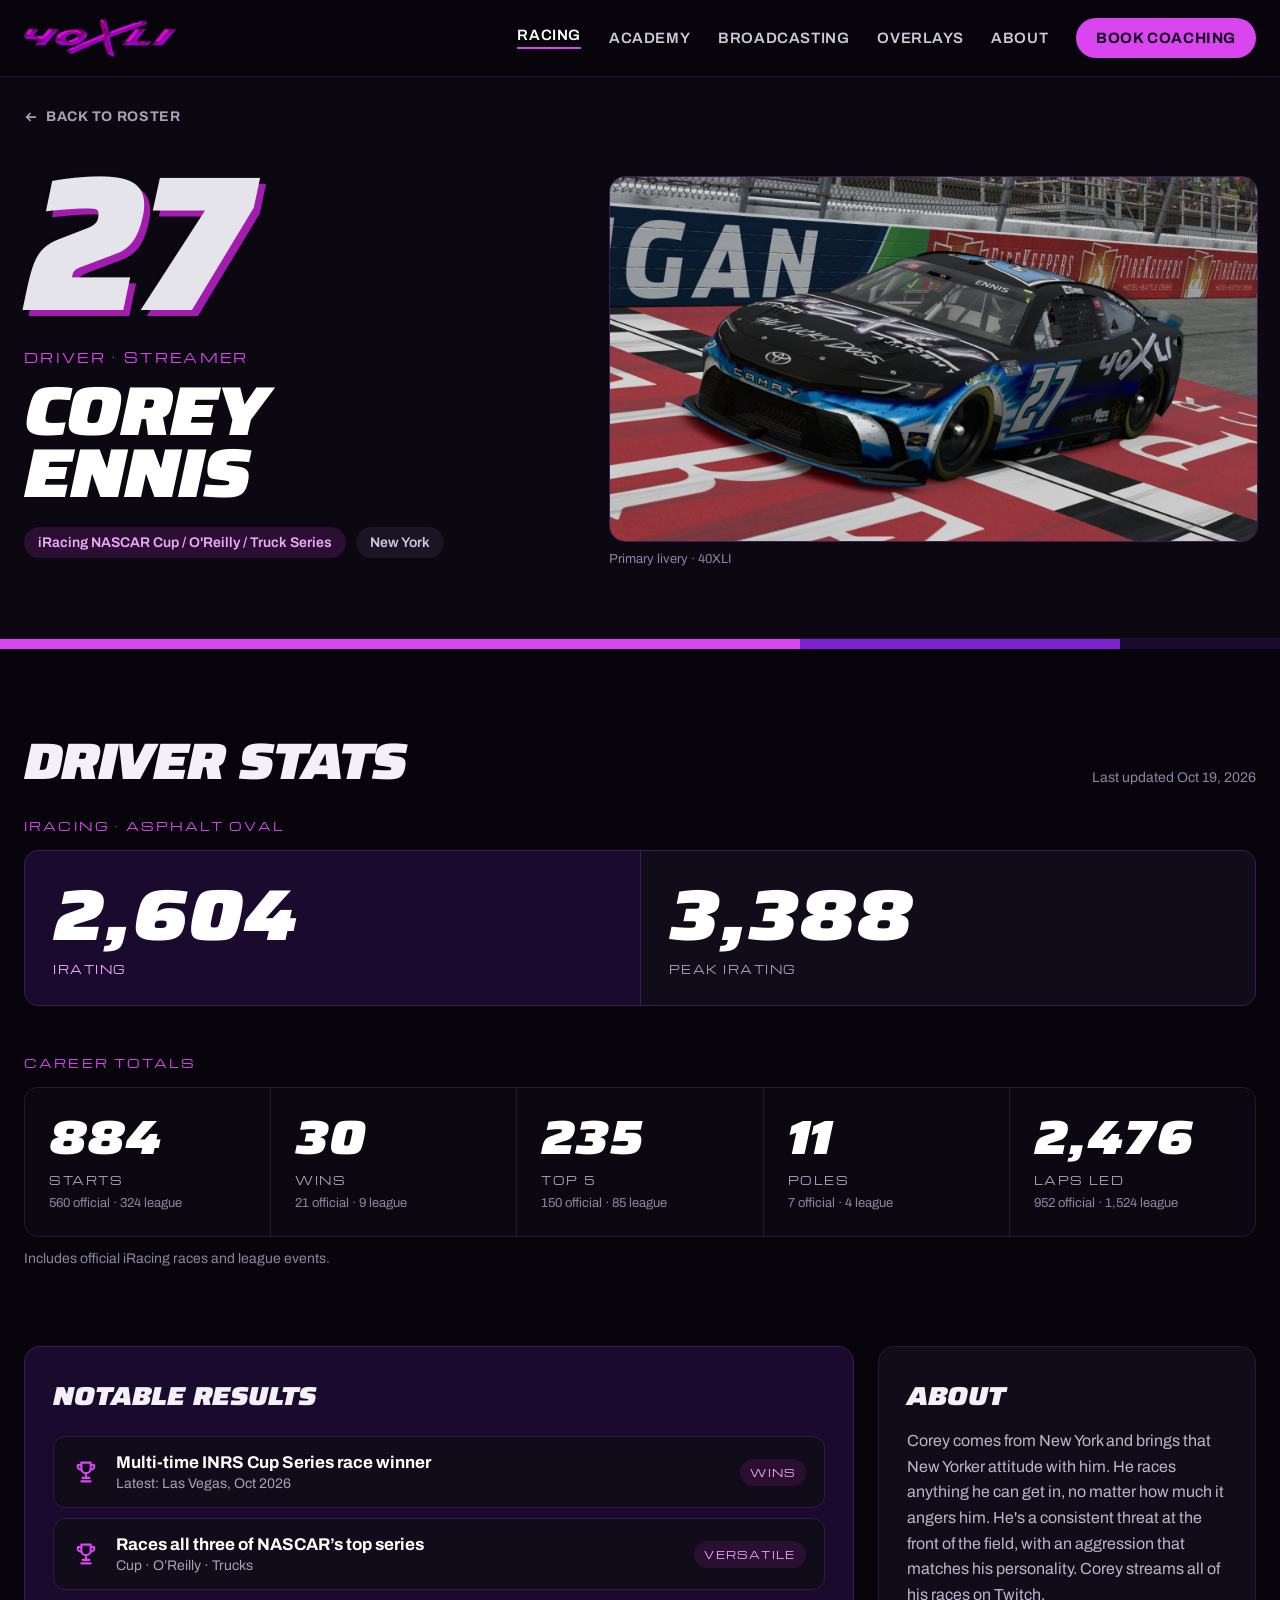
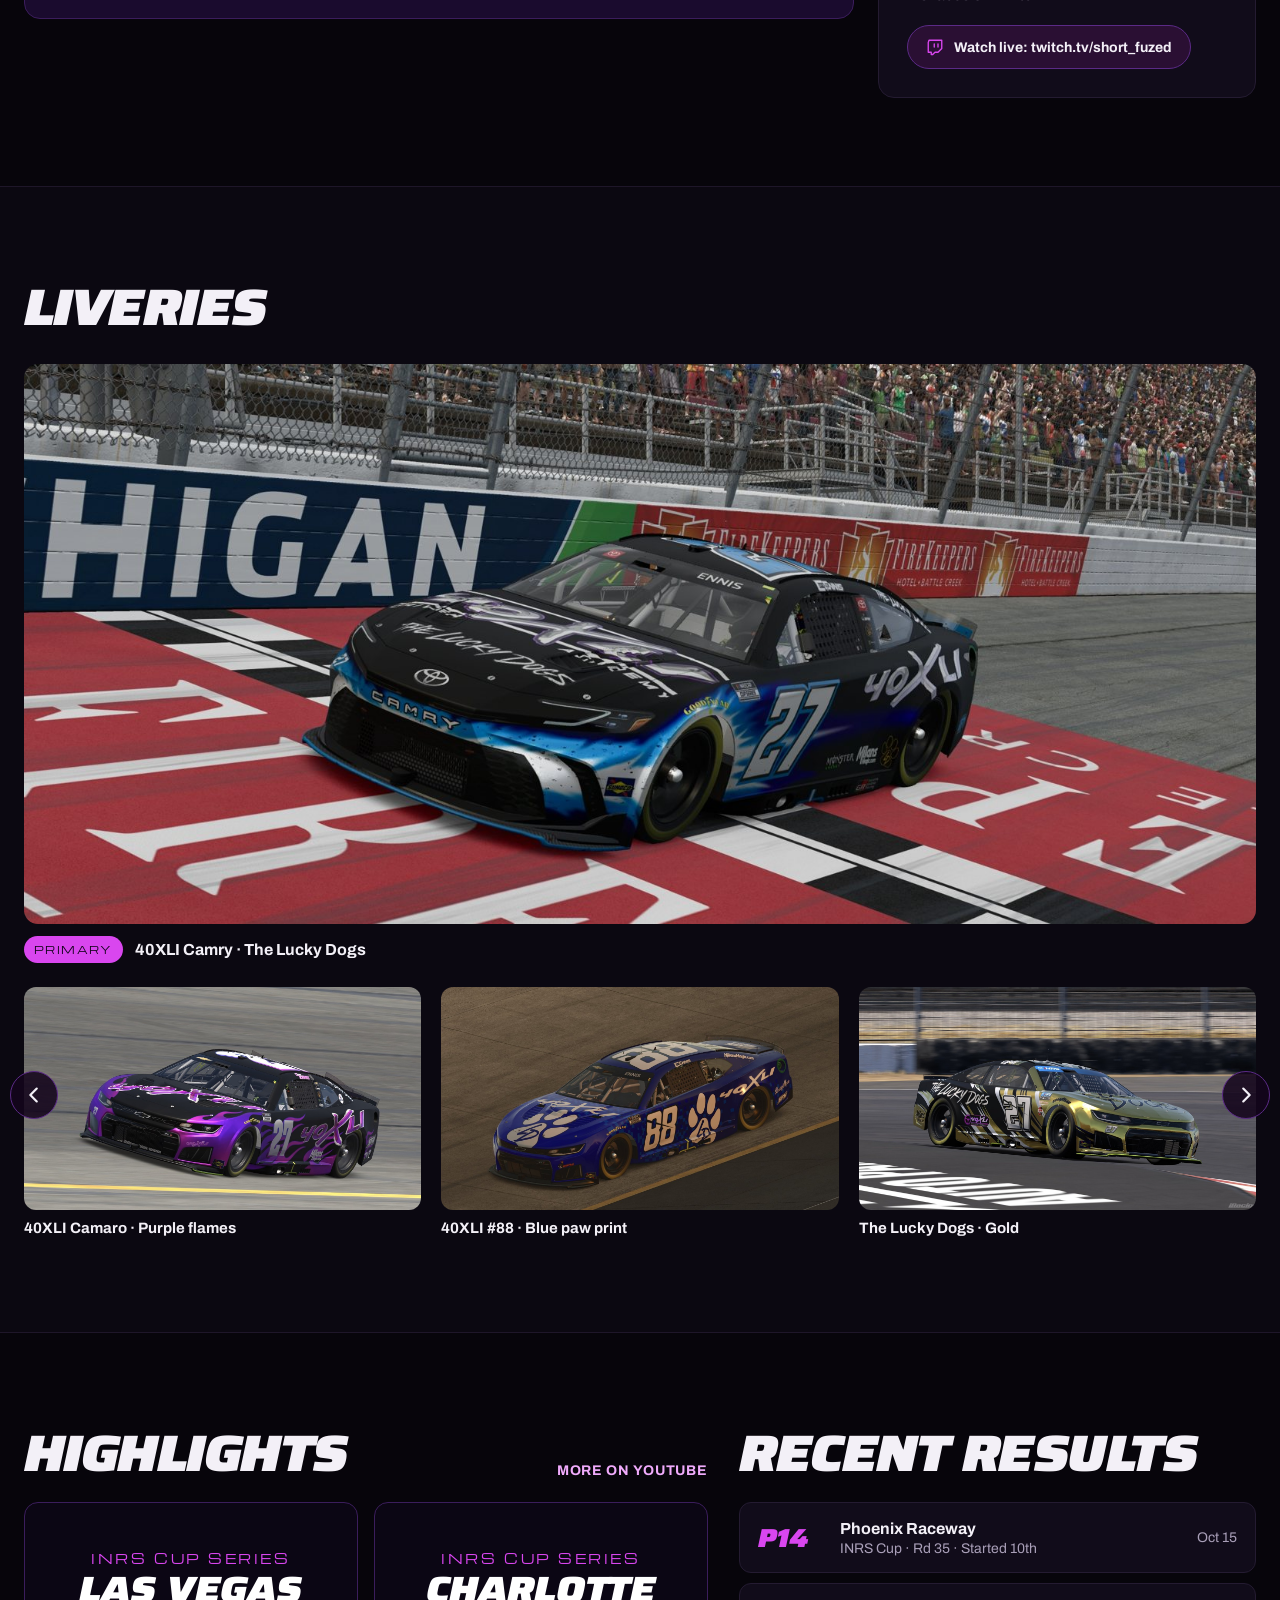
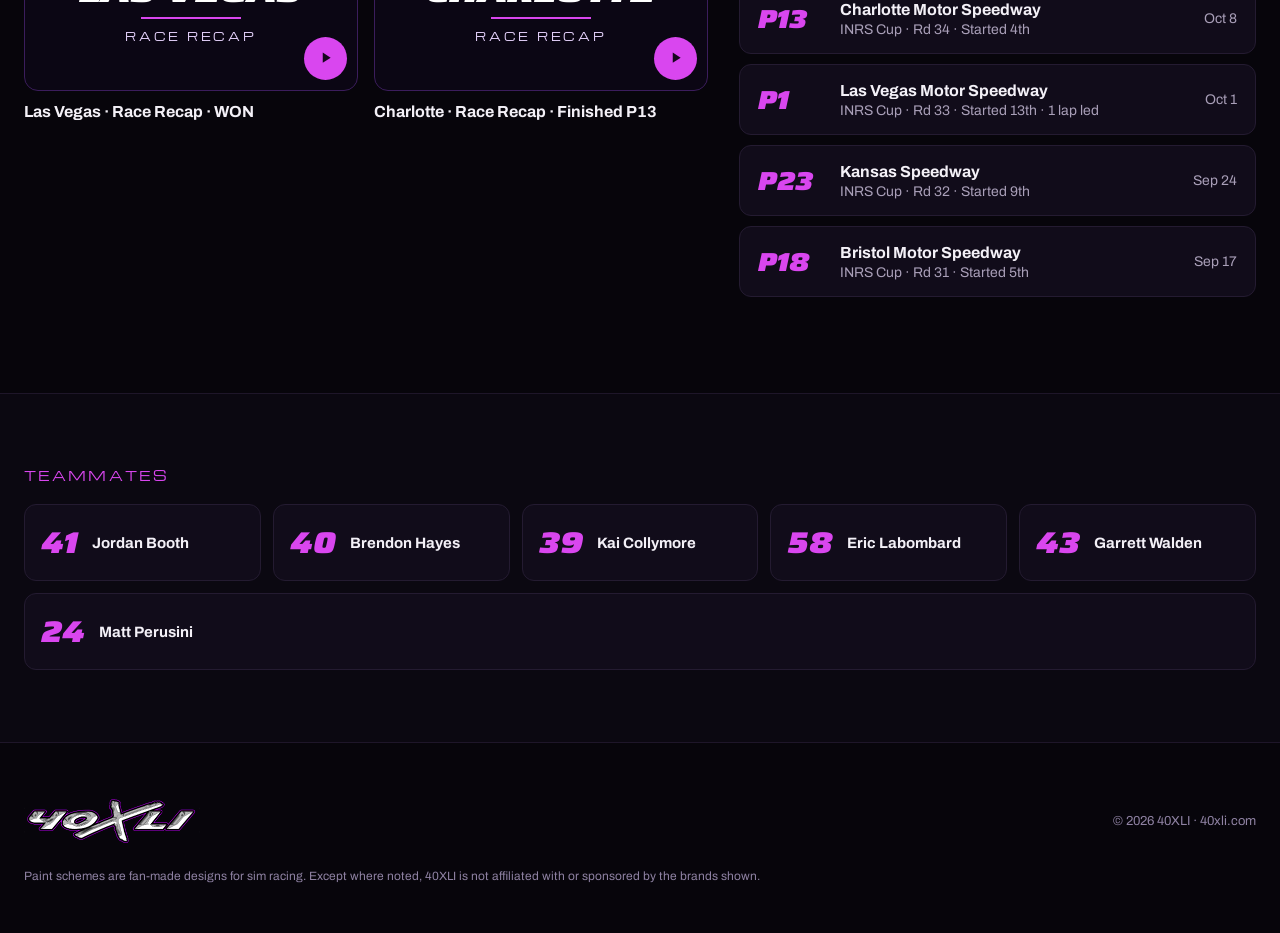
<file: drivers/corey-ennis/index.html>
<!doctype html>
<html lang="en">
<head>
<meta charset="utf-8">
<meta name="viewport" content="width=device-width, initial-scale=1">
<title>Corey Ennis — 40XLI Racing</title>
<meta name="description" content="Corey Ennis — driver profile, stats, liveries and highlights from the 40XLI iRacing team.">
<meta property="og:type" content="website">
<meta property="og:site_name" content="40XLI">
<meta property="og:title" content="Corey Ennis — 40XLI Racing">
<meta property="og:description" content="Corey Ennis — driver profile, stats, liveries and highlights from the 40XLI iRacing team.">
<meta property="og:image" content="https://40xli.com/assets/img/corey-27-lucky-dogs-camry-close.jpg">
<meta name="twitter:card" content="summary_large_image">
<meta name="theme-color" content="#07050B">
<link rel="icon" type="image/png" sizes="64x64" href="../../assets/favicon-64.png">
<link rel="apple-touch-icon" href="../../assets/apple-touch-icon.png">
<link rel="preconnect" href="https://fonts.googleapis.com">
<link rel="preconnect" href="https://fonts.gstatic.com" crossorigin>
<link href="https://fonts.googleapis.com/css2?family=Saira:ital,wdth,wght@1,50..125,700..900&amp;family=Michroma&amp;family=Archivo:wght@400;500;600;700&amp;display=swap" rel="stylesheet">
<link rel="stylesheet" href="../../assets/site.css">
</head>
<body>
<div style="width: 100%; background: rgb(7, 5, 11); color: rgb(243, 240, 247); font-family: Archivo, sans-serif; overflow: hidden;">

  
  <header style="border-bottom: 1px solid rgb(30, 22, 41);">
    <nav aria-label="Main" style="max-width: 1280px; margin: 0px auto; padding: 18px 24px; display: flex; flex-wrap: wrap; align-items: center; justify-content: space-between; gap: 16px;">
      <a href="../../" style="text-decoration: none;">
        <img src="../../assets/img/b43ddc08a0128ac7307b187be478bf04.png" alt="40XLI" style="height: 40px; width: auto; display: block;" decoding="async">
      </a>
      <div style="display: flex; flex-wrap: wrap; align-items: center; gap: 28px; font-size: 15px; font-weight: 600; letter-spacing: 0.04em; text-transform: uppercase;">
        <a href="../../#racing" style="color: rgb(255, 255, 255); text-decoration: none; border-bottom: 2px solid rgb(217, 70, 239); padding-bottom: 4px;">Racing</a>
        <a href="../../academy/" style="color: rgb(207, 200, 218); text-decoration: none;">Academy</a>
        <a href="../../broadcasting/" style="color: rgb(207, 200, 218); text-decoration: none;">Broadcasting</a>
        <a href="../../overlays/" style="color: rgb(207, 200, 218); text-decoration: none;">Overlays</a>
        <a href="../../#about" style="color: rgb(207, 200, 218); text-decoration: none;">About</a>
        <a href="../../academy/" style="background: rgb(217, 70, 239); color: rgb(20, 5, 28); text-decoration: none; padding: 12px 20px; border-radius: 999px; font-weight: 700;">Book coaching</a>
      </div>
    </nav>
  </header>

  
  <section style="background: rgb(11, 8, 17); border-bottom: 1px solid rgb(30, 22, 41);">
    <div style="max-width: 1280px; margin: 0px auto; padding: 32px 24px 0px;">
      <a href="../../#racing" style="display: inline-flex; align-items: center; gap: 8px; font-size: 14px; font-weight: 700; text-transform: uppercase; letter-spacing: 0.05em; color: rgb(169, 159, 184); text-decoration: none;">
        <svg width="14" height="14" viewBox="0 0 16 16" fill="none" aria-hidden="true"><path d="M13 8H3M7 4L3 8l4 4" stroke="currentColor" stroke-width="2" stroke-linecap="round" stroke-linejoin="round"></path></svg>Back to roster</a>
    </div>
    <div style="max-width: 1280px; margin: 0px auto; padding: 40px 24px 72px; display: flex; flex-wrap: wrap; align-items: flex-end; gap: 48px;">
      <div style="flex: 1 1 440px; min-width: 0px; display: flex; flex-wrap: wrap; align-items: flex-end; gap: 28px;">
        <span aria-hidden="true" style="font-family: Saira, sans-serif; font-stretch: 100%; font-style: italic; font-weight: 900; font-size: clamp(130px, 15vw, 220px); line-height: 0.8; letter-spacing: -0.02em; color: rgb(228, 228, 234); -webkit-text-stroke: 7px rgb(10, 7, 16); paint-order: stroke; text-shadow: rgb(162, 28, 175) 6px 6px 0px;">27</span>
        <div style="min-width: 0px; padding-bottom: 8px;">
          <p style="margin: 0px; font-family: Michroma, sans-serif; font-size: 13px; letter-spacing: 0.18em; color: rgb(217, 70, 239);">DRIVER · STREAMER</p>
          <h1 style="margin: 14px 0px 0px; font-family: Saira, sans-serif; font-stretch: 125%; font-style: italic; font-weight: 900; font-size: clamp(40px, 5.4vw, 76px); line-height: 0.9; letter-spacing: -0.03em; text-transform: uppercase; color: rgb(255, 255, 255);">Corey<br>Ennis</h1>
          <div style="margin-top: 22px; display: flex; flex-wrap: wrap; gap: 10px;">
            <span style="font-size: 14px; font-weight: 600; color: rgb(240, 171, 252); background: rgb(42, 15, 51); padding: 8px 14px; border-radius: 999px;">iRacing NASCAR Cup / O'Reilly / Truck Series</span>
            <span style="font-size: 14px; font-weight: 600; color: rgb(207, 200, 218); background: rgb(26, 20, 36); padding: 8px 14px; border-radius: 999px;">New York</span>
          </div>
        </div>
      </div>
      <figure style="flex: 1.3 1 520px; min-width: 0px; margin: 0px;">
        <img src="../../assets/img/corey-27-lucky-dogs-camry-close.jpg" alt="The #27 black and blue 40XLI Toyota Camry with The Lucky Dogs on the hood" style="width: 100%; aspect-ratio: 16 / 9; object-fit: cover; display: block; border-radius: 16px; border: 1px solid rgb(59, 29, 92);" loading="lazy" decoding="async">
        <figcaption style="margin-top: 10px; font-size: 13px; color: rgb(143, 130, 163);">Primary livery · 40XLI</figcaption>
      </figure>
    </div>
  </section>

  <div aria-hidden="true" style="display: flex; height: 10px;">
    <div style="flex: 5 1 0%; background: rgb(217, 70, 239);"></div>
    <div style="flex: 2 1 0%; background: rgb(126, 34, 206);"></div>
    <div style="flex: 1 1 0%; background: rgb(26, 11, 46);"></div>
  </div>

  
  <section style="max-width: 1280px; margin: 0px auto; padding: 88px 24px 40px;">
    <div style="display: flex; flex-wrap: wrap; align-items: flex-end; justify-content: space-between; gap: 16px; margin-bottom: 32px;">
      <h2 style="margin: 0px; font-family: Saira, sans-serif; font-stretch: 125%; font-style: italic; font-weight: 900; font-size: clamp(30px, 4vw, 54px); line-height: 0.95; letter-spacing: -0.03em; text-transform: uppercase;">Driver stats</h2>
      <p style="margin: 0px; font-size: 14px; color: rgb(143, 130, 163);">Last updated Oct 19, 2026</p>
    </div>

    <p style="margin: 0px 0px 16px; font-family: Michroma, sans-serif; font-size: 12px; letter-spacing: 0.18em; color: rgb(217, 70, 239);">IRACING · ASPHALT OVAL</p>
    <div style="display: flex; flex-wrap: wrap; gap: 1px; background: rgb(59, 29, 92); border: 1px solid rgb(59, 29, 92); border-radius: 14px; overflow: hidden;">
      <div style="flex: 1 1 280px; background: rgb(26, 11, 46); padding: 28px;">
        <p style="margin: 0px; font-family: Saira, sans-serif; font-stretch: 125%; font-style: italic; font-weight: 900; font-size: 72px; line-height: 1; color: rgb(255, 255, 255);">2,604</p>
        <p style="margin: 10px 0px 0px; font-family: Michroma, sans-serif; font-size: 11px; letter-spacing: 0.14em; color: rgb(240, 171, 252);">IRATING</p>
      </div>
      <div style="flex: 1 1 280px; background: rgb(17, 12, 26); padding: 28px;">
        <p style="margin: 0px; font-family: Saira, sans-serif; font-stretch: 125%; font-style: italic; font-weight: 900; font-size: 72px; line-height: 1; color: rgb(255, 255, 255);">3,388</p>
        <p style="margin: 10px 0px 0px; font-family: Michroma, sans-serif; font-size: 11px; letter-spacing: 0.14em; color: rgb(169, 159, 184);">PEAK IRATING</p>
      </div>
    </div>

    <p style="margin: 48px 0px 16px; font-family: Michroma, sans-serif; font-size: 12px; letter-spacing: 0.18em; color: rgb(217, 70, 239);">CAREER TOTALS</p>
    <div style="display: flex; flex-wrap: wrap; gap: 1px; background: rgb(36, 27, 49); border: 1px solid rgb(36, 27, 49); border-radius: 14px; overflow: hidden;">
      
        <div style="flex: 1 1 170px; background: rgb(11, 8, 17); padding: 26px 24px;">
          <p style="margin: 0px; font-family: Saira, sans-serif; font-stretch: 125%; font-style: italic; font-weight: 900; font-size: 48px; line-height: 1; color: rgb(255, 255, 255);"><span class="sc-interp">884</span></p>
          <p style="margin: 10px 0px 0px; font-family: Michroma, sans-serif; font-size: 11px; letter-spacing: 0.14em; color: rgb(169, 159, 184);"><span class="sc-interp">STARTS</span></p>
          <p style="margin: 8px 0px 0px; font-size: 13px; color: rgb(143, 130, 163);"><span class="sc-interp">560 official · 324 league</span></p>
        </div>
      
        <div style="flex: 1 1 170px; background: rgb(11, 8, 17); padding: 26px 24px;">
          <p style="margin: 0px; font-family: Saira, sans-serif; font-stretch: 125%; font-style: italic; font-weight: 900; font-size: 48px; line-height: 1; color: rgb(255, 255, 255);"><span class="sc-interp">30</span></p>
          <p style="margin: 10px 0px 0px; font-family: Michroma, sans-serif; font-size: 11px; letter-spacing: 0.14em; color: rgb(169, 159, 184);"><span class="sc-interp">WINS</span></p>
          <p style="margin: 8px 0px 0px; font-size: 13px; color: rgb(143, 130, 163);"><span class="sc-interp">21 official · 9 league</span></p>
        </div>
      
        <div style="flex: 1 1 170px; background: rgb(11, 8, 17); padding: 26px 24px;">
          <p style="margin: 0px; font-family: Saira, sans-serif; font-stretch: 125%; font-style: italic; font-weight: 900; font-size: 48px; line-height: 1; color: rgb(255, 255, 255);"><span class="sc-interp">235</span></p>
          <p style="margin: 10px 0px 0px; font-family: Michroma, sans-serif; font-size: 11px; letter-spacing: 0.14em; color: rgb(169, 159, 184);"><span class="sc-interp">TOP 5</span></p>
          <p style="margin: 8px 0px 0px; font-size: 13px; color: rgb(143, 130, 163);"><span class="sc-interp">150 official · 85 league</span></p>
        </div>
      
        <div style="flex: 1 1 170px; background: rgb(11, 8, 17); padding: 26px 24px;">
          <p style="margin: 0px; font-family: Saira, sans-serif; font-stretch: 125%; font-style: italic; font-weight: 900; font-size: 48px; line-height: 1; color: rgb(255, 255, 255);"><span class="sc-interp">11</span></p>
          <p style="margin: 10px 0px 0px; font-family: Michroma, sans-serif; font-size: 11px; letter-spacing: 0.14em; color: rgb(169, 159, 184);"><span class="sc-interp">POLES</span></p>
          <p style="margin: 8px 0px 0px; font-size: 13px; color: rgb(143, 130, 163);"><span class="sc-interp">7 official · 4 league</span></p>
        </div>
      
        <div style="flex: 1 1 170px; background: rgb(11, 8, 17); padding: 26px 24px;">
          <p style="margin: 0px; font-family: Saira, sans-serif; font-stretch: 125%; font-style: italic; font-weight: 900; font-size: 48px; line-height: 1; color: rgb(255, 255, 255);"><span class="sc-interp">2,476</span></p>
          <p style="margin: 10px 0px 0px; font-family: Michroma, sans-serif; font-size: 11px; letter-spacing: 0.14em; color: rgb(169, 159, 184);"><span class="sc-interp">LAPS LED</span></p>
          <p style="margin: 8px 0px 0px; font-size: 13px; color: rgb(143, 130, 163);"><span class="sc-interp">952 official · 1,524 league</span></p>
        </div>
      
    </div>
    <p style="margin: 14px 0px 0px; font-size: 14px; color: rgb(143, 130, 163);">Includes official iRacing races and league events.</p>
  </section>

  
  <section style="max-width: 1280px; margin: 0px auto; padding: 40px 24px 88px; display: flex; flex-wrap: wrap; gap: 24px; align-items: flex-start;">
    <div style="flex: 999 1 620px; min-width: 0px; background: rgb(26, 11, 46); border: 1px solid rgb(59, 29, 92); border-radius: 16px; padding: 28px;">
      <h3 style="margin: 0px 0px 20px; font-family: Saira, sans-serif; font-stretch: 125%; font-style: italic; font-weight: 900; font-size: 26px; text-transform: uppercase;">Notable results</h3>
      <div style="display: flex; flex-direction: column; gap: 10px;">
        
          <div style="display: flex; align-items: center; gap: 16px; background: rgb(17, 12, 26); border: 1px solid rgb(46, 31, 66); border-radius: 12px; padding: 16px 18px;">
            <svg width="28" height="28" viewBox="0 0 24 24" fill="none" aria-hidden="true" style="flex: 0 0 auto;"><path d="M8 4h8v5a4 4 0 0 1-8 0V4zM8 6H5a3 3 0 0 0 3 4M16 6h3a3 3 0 0 1-3 4M12 13v4M8 20h8M9 17h6" stroke="#D946EF" stroke-width="1.8" stroke-linecap="round" stroke-linejoin="round"></path></svg>
            <div style="flex: 1 1 auto; min-width: 0px;">
              <p style="margin: 0px; font-weight: 700; font-size: 17px; color: rgb(255, 255, 255);"><span class="sc-interp">Multi-time INRS Cup Series race winner</span></p>
              <p style="margin: 4px 0px 0px; font-size: 14px; color: rgb(169, 159, 184);"><span class="sc-interp">Latest: Las Vegas, Oct 2026</span></p>
            </div>
            <span style="flex: 0 0 auto; font-family: Michroma, sans-serif; font-size: 10px; letter-spacing: 0.14em; color: rgb(240, 171, 252); background: rgb(42, 15, 51); padding: 6px 10px; border-radius: 999px;"><span class="sc-interp">WINS</span></span>
          </div>
        
          <div style="display: flex; align-items: center; gap: 16px; background: rgb(17, 12, 26); border: 1px solid rgb(46, 31, 66); border-radius: 12px; padding: 16px 18px;">
            <svg width="28" height="28" viewBox="0 0 24 24" fill="none" aria-hidden="true" style="flex: 0 0 auto;"><path d="M8 4h8v5a4 4 0 0 1-8 0V4zM8 6H5a3 3 0 0 0 3 4M16 6h3a3 3 0 0 1-3 4M12 13v4M8 20h8M9 17h6" stroke="#D946EF" stroke-width="1.8" stroke-linecap="round" stroke-linejoin="round"></path></svg>
            <div style="flex: 1 1 auto; min-width: 0px;">
              <p style="margin: 0px; font-weight: 700; font-size: 17px; color: rgb(255, 255, 255);"><span class="sc-interp">Races all three of NASCAR’s top series</span></p>
              <p style="margin: 4px 0px 0px; font-size: 14px; color: rgb(169, 159, 184);"><span class="sc-interp">Cup · O’Reilly · Trucks</span></p>
            </div>
            <span style="flex: 0 0 auto; font-family: Michroma, sans-serif; font-size: 10px; letter-spacing: 0.14em; color: rgb(240, 171, 252); background: rgb(42, 15, 51); padding: 6px 10px; border-radius: 999px;"><span class="sc-interp">VERSATILE</span></span>
          </div>
        
      </div>
    </div>
    <div style="flex: 1 1 320px; min-width: 0px; background: rgb(17, 12, 26); border: 1px solid rgb(36, 27, 49); border-radius: 16px; padding: 28px;">
      <h3 style="margin: 0px 0px 12px; font-family: Saira, sans-serif; font-stretch: 125%; font-style: italic; font-weight: 900; font-size: 26px; text-transform: uppercase;">About</h3>
      <p style="margin: 0px; font-size: 16px; line-height: 1.6; color: rgb(189, 180, 202);">Corey comes from New York and brings that New Yorker attitude with him. He races anything he can get in, no matter how much it angers him. He's a consistent threat at the front of the field, with an aggression that matches his personality. Corey streams all of his races on Twitch.</p>
      <a href="https://www.twitch.tv/short_fuzed" style="margin-top: 18px; display: inline-flex; align-items: center; gap: 10px; background: rgb(42, 15, 51); border: 1px solid rgb(91, 42, 134); color: rgb(243, 240, 247); text-decoration: none; padding: 12px 18px; border-radius: 999px; font-weight: 700; font-size: 14px;" target="_blank" rel="noopener">
        <svg width="18" height="18" viewBox="0 0 24 24" fill="none" aria-hidden="true"><path d="M4 3h17v11l-5 5h-4l-3 3H7v-3H3V6l1-3z" stroke="#D946EF" stroke-width="1.8" stroke-linejoin="round"></path><path d="M11 8v4M16 8v4" stroke="#D946EF" stroke-width="1.8" stroke-linecap="round"></path></svg>
        Watch live: twitch.tv/short_fuzed</a>
    </div>
  </section>

  
  <section style="background: rgb(11, 8, 17); border-top: 1px solid rgb(30, 22, 41); border-bottom: 1px solid rgb(30, 22, 41);">
    <div style="max-width: 1280px; margin: 0px auto; padding: 96px 24px;">
      <h2 style="margin: 0px 0px 32px; font-family: Saira, sans-serif; font-stretch: 125%; font-style: italic; font-weight: 900; font-size: clamp(30px, 4vw, 54px); line-height: 0.95; letter-spacing: -0.03em; text-transform: uppercase;">Liveries</h2>
      <figure style="margin: 0px;">
        <img src="../../assets/img/corey-27-lucky-dogs-camry.jpg" alt="Primary #27 livery: black and blue 40XLI Toyota Camry with The Lucky Dogs on the hood, at Michigan" style="width: 100%; aspect-ratio: 2.2 / 1; object-fit: cover; display: block; border-radius: 14px;" loading="lazy" decoding="async">
        <figcaption style="margin-top: 12px; display: flex; flex-wrap: wrap; align-items: center; gap: 12px;">
          <span style="font-family: Michroma, sans-serif; font-size: 10px; letter-spacing: 0.14em; color: rgb(20, 5, 28); background: rgb(217, 70, 239); padding: 6px 10px; border-radius: 999px;">PRIMARY</span>
          <span style="font-weight: 700; font-size: 16px;">40XLI Camry · The Lucky Dogs</span>
        </figcaption>
      </figure>
      <div class="livery-carousel" style="margin-top: 24px;" data-count="5">
        <button type="button" class="lc-btn lc-prev" aria-label="Previous liveries"><svg width="22" height="22" viewBox="0 0 24 24" fill="none" aria-hidden="true"><path d="M15 5l-7 7 7 7" stroke="currentColor" stroke-width="2.4" stroke-linecap="round" stroke-linejoin="round"/></svg></button>
        <div class="livery-track" aria-label="More liveries">
          <figure style="flex: 1 1 300px; min-width: 0px; margin: 0px;">
            <img src="../../assets/img/cb2e4a0357dbff446e8f74cd4d37d7dd.jpg" alt="Black and purple #27 40XLI Chevrolet Camaro with flames" style="width: 100%; aspect-ratio: 16 / 9; object-fit: cover; display: block; border-radius: 12px;" loading="lazy" decoding="async">
            <figcaption style="margin-top: 10px; font-weight: 700; font-size: 15px;"><span class="sc-interp">40XLI Camaro · Purple flames</span></figcaption>
          </figure>
        
          <figure style="flex: 1 1 300px; min-width: 0px; margin: 0px;">
            <img src="../../assets/img/corey-88-blue-paw-camaro.jpg" alt="Blue 40XLI #88 Chevrolet Camaro with white paw prints" style="width: 100%; aspect-ratio: 16 / 9; object-fit: cover; display: block; border-radius: 12px;" loading="lazy" decoding="async">
            <figcaption style="margin-top: 10px; font-weight: 700; font-size: 15px;"><span class="sc-interp">40XLI #88 · Blue paw print</span></figcaption>
          </figure>
        
        
          <figure style="flex: 1 1 300px; min-width: 0px; margin: 0px;">
            <img src="../../assets/img/0d0698f6ea24c9505d6b31200b73351f.jpg" alt="Black and gold Lucky Dogs #27 Chevrolet Camaro" style="width: 100%; aspect-ratio: 16 / 9; object-fit: cover; display: block; border-radius: 12px;" loading="lazy" decoding="async">
            <figcaption style="margin-top: 10px; font-weight: 700; font-size: 15px;"><span class="sc-interp">The Lucky Dogs · Gold</span></figcaption>
          </figure>
        
          <figure style="flex: 1 1 300px; min-width: 0px; margin: 0px;">
            <img src="../../assets/img/corey-27-monster-rwb.jpg" alt="Red, white and blue Monster Energy #27 Chevrolet Camaro" style="width: 100%; aspect-ratio: 16 / 9; object-fit: cover; display: block; border-radius: 12px;" loading="lazy" decoding="async">
            <figcaption style="margin-top: 10px; font-weight: 700; font-size: 15px;"><span class="sc-interp">Monster Energy · Red, White &amp; Blue</span></figcaption>
          </figure>
        
          <figure style="flex: 1 1 300px; min-width: 0px; margin: 0px;">
            <img src="../../assets/img/corey-27-monster-black-green.jpg" alt="Black and green Monster Energy #27 Chevrolet Camaro" style="width: 100%; aspect-ratio: 16 / 9; object-fit: cover; display: block; border-radius: 12px;" loading="lazy" decoding="async">
            <figcaption style="margin-top: 10px; font-weight: 700; font-size: 15px;"><span class="sc-interp">Monster Energy · Black &amp; Green</span></figcaption>
          </figure>
        
      </div>
        <button type="button" class="lc-btn lc-next" aria-label="Next liveries"><svg width="22" height="22" viewBox="0 0 24 24" fill="none" aria-hidden="true"><path d="M9 5l7 7-7 7" stroke="currentColor" stroke-width="2.4" stroke-linecap="round" stroke-linejoin="round"/></svg></button>
      </div>
    </div>
  </section>

  
  <section style="max-width: 1280px; margin: 0px auto; padding: 96px 24px; display: flex; flex-wrap: wrap; gap: 32px; align-items: flex-start;">
    <div style="flex: 1.3 1 480px; min-width: 0px;">
      <div style="display: flex; flex-wrap: wrap; align-items: flex-end; justify-content: space-between; gap: 16px; margin-bottom: 24px;">
        <h2 style="margin: 0px; font-family: Saira, sans-serif; font-stretch: 125%; font-style: italic; font-weight: 900; font-size: clamp(30px, 4vw, 54px); line-height: 0.95; letter-spacing: -0.03em; text-transform: uppercase;">Highlights</h2>
        <a href="https://www.youtube.com/@40XLIRacing" style="font-weight: 700; text-transform: uppercase; letter-spacing: 0.05em; font-size: 14px; color: rgb(240, 171, 252); text-decoration: none;" target="_blank" rel="noopener">More on YouTube</a>
      </div>
      <div style="display: flex; flex-wrap: wrap; gap: 16px;">
        
          <a href="https://www.youtube.com/watch?v=U4lGjDOGEbM" style="flex: 1 1 240px; display: block; text-decoration: none; color: inherit;" target="_blank" rel="noopener">
            <div style="position: relative; container-type: inline-size; aspect-ratio: 16 / 9; background: rgb(11, 6, 20); border: 1px solid rgb(59, 29, 92); border-radius: 14px; overflow: hidden; display: flex; flex-direction: column; align-items: center; justify-content: center;">
              <span style="font-family: Michroma, sans-serif; font-size: 3.8cqw; letter-spacing: 0.2em; color: rgb(217, 70, 239);">INRS CUP SERIES</span>
              <span style="margin-top: 1.5cqw; font-family: Saira, sans-serif; font-stretch: 125%; font-style: italic; font-weight: 900; font-size: 11cqw; line-height: 1; text-transform: uppercase; color: rgb(255, 255, 255);"><span class="sc-interp">Las Vegas</span></span>
              <span aria-hidden="true" style="margin-top: 2.5cqw; width: 30%; height: 0.8cqw; background: rgb(217, 70, 239);"></span>
              <span style="margin-top: 2.5cqw; font-family: Michroma, sans-serif; font-size: 3.4cqw; letter-spacing: 0.24em; color: rgb(233, 213, 255);">RACE RECAP</span>
              <span aria-hidden="true" style="position: absolute; right: 3cqw; bottom: 3cqw; width: 13cqw; height: 13cqw; border-radius: 999px; background: rgb(217, 70, 239); display: flex; align-items: center; justify-content: center;">
                <svg width="40%" height="40%" viewBox="0 0 24 24" fill="#14051C" aria-hidden="true"><path d="M8 5v14l11-7z"></path></svg>
              </span>
            </div>
            <p style="margin: 12px 0px 0px; font-weight: 700; font-size: 16px;"><span class="sc-interp">Las Vegas · Race Recap · WON</span></p>
          </a>
        
          <a href="https://www.youtube.com/watch?v=nsWOGbZe7Hk" style="flex: 1 1 240px; display: block; text-decoration: none; color: inherit;" target="_blank" rel="noopener">
            <div style="position: relative; container-type: inline-size; aspect-ratio: 16 / 9; background: rgb(11, 6, 20); border: 1px solid rgb(59, 29, 92); border-radius: 14px; overflow: hidden; display: flex; flex-direction: column; align-items: center; justify-content: center;">
              <span style="font-family: Michroma, sans-serif; font-size: 3.8cqw; letter-spacing: 0.2em; color: rgb(217, 70, 239);">INRS CUP SERIES</span>
              <span style="margin-top: 1.5cqw; font-family: Saira, sans-serif; font-stretch: 125%; font-style: italic; font-weight: 900; font-size: 11cqw; line-height: 1; text-transform: uppercase; color: rgb(255, 255, 255);"><span class="sc-interp">Charlotte</span></span>
              <span aria-hidden="true" style="margin-top: 2.5cqw; width: 30%; height: 0.8cqw; background: rgb(217, 70, 239);"></span>
              <span style="margin-top: 2.5cqw; font-family: Michroma, sans-serif; font-size: 3.4cqw; letter-spacing: 0.24em; color: rgb(233, 213, 255);">RACE RECAP</span>
              <span aria-hidden="true" style="position: absolute; right: 3cqw; bottom: 3cqw; width: 13cqw; height: 13cqw; border-radius: 999px; background: rgb(217, 70, 239); display: flex; align-items: center; justify-content: center;">
                <svg width="40%" height="40%" viewBox="0 0 24 24" fill="#14051C" aria-hidden="true"><path d="M8 5v14l11-7z"></path></svg>
              </span>
            </div>
            <p style="margin: 12px 0px 0px; font-weight: 700; font-size: 16px;"><span class="sc-interp">Charlotte · Race Recap · Finished P13</span></p>
          </a>
        
      </div>
    </div>
    <div style="flex: 1 1 360px; min-width: 0px;">
      <h2 style="margin: 0px 0px 24px; font-family: Saira, sans-serif; font-stretch: 125%; font-style: italic; font-weight: 900; font-size: clamp(30px, 4vw, 54px); line-height: 0.95; letter-spacing: -0.03em; text-transform: uppercase;">Recent results</h2>
      <div style="display: flex; flex-direction: column; gap: 10px;">
        
          <div style="display: flex; align-items: center; gap: 18px; background: rgb(17, 12, 26); border: 1px solid rgb(36, 27, 49); border-radius: 12px; padding: 14px 18px;">
            <span style="flex: 0 0 64px; font-family: Saira, sans-serif; font-stretch: 125%; font-style: italic; font-weight: 900; font-size: 26px; color: rgb(217, 70, 239);"><span class="sc-interp">P14</span></span>
            <div style="flex: 1 1 auto; min-width: 0px;">
              <p style="margin: 0px; font-weight: 700; font-size: 16px;"><span class="sc-interp">Phoenix Raceway</span></p>
              <p style="margin: 4px 0px 0px; font-size: 14px; color: rgb(169, 159, 184);"><span class="sc-interp">INRS Cup · Rd 35 · Started 10th</span></p>
            </div>
            <span style="font-size: 14px; color: rgb(169, 159, 184);"><span class="sc-interp">Oct 15</span></span>
          </div>
        
          <div style="display: flex; align-items: center; gap: 18px; background: rgb(17, 12, 26); border: 1px solid rgb(36, 27, 49); border-radius: 12px; padding: 14px 18px;">
            <span style="flex: 0 0 64px; font-family: Saira, sans-serif; font-stretch: 125%; font-style: italic; font-weight: 900; font-size: 26px; color: rgb(217, 70, 239);"><span class="sc-interp">P13</span></span>
            <div style="flex: 1 1 auto; min-width: 0px;">
              <p style="margin: 0px; font-weight: 700; font-size: 16px;"><span class="sc-interp">Charlotte Motor Speedway</span></p>
              <p style="margin: 4px 0px 0px; font-size: 14px; color: rgb(169, 159, 184);"><span class="sc-interp">INRS Cup · Rd 34 · Started 4th</span></p>
            </div>
            <span style="font-size: 14px; color: rgb(169, 159, 184);"><span class="sc-interp">Oct 8</span></span>
          </div>
        
          <div style="display: flex; align-items: center; gap: 18px; background: rgb(17, 12, 26); border: 1px solid rgb(36, 27, 49); border-radius: 12px; padding: 14px 18px;">
            <span style="flex: 0 0 64px; font-family: Saira, sans-serif; font-stretch: 125%; font-style: italic; font-weight: 900; font-size: 26px; color: rgb(217, 70, 239);"><span class="sc-interp">P1</span></span>
            <div style="flex: 1 1 auto; min-width: 0px;">
              <p style="margin: 0px; font-weight: 700; font-size: 16px;"><span class="sc-interp">Las Vegas Motor Speedway</span></p>
              <p style="margin: 4px 0px 0px; font-size: 14px; color: rgb(169, 159, 184);"><span class="sc-interp">INRS Cup · Rd 33 · Started 13th · 1 lap led</span></p>
            </div>
            <span style="font-size: 14px; color: rgb(169, 159, 184);"><span class="sc-interp">Oct 1</span></span>
          </div>
        
          <div style="display: flex; align-items: center; gap: 18px; background: rgb(17, 12, 26); border: 1px solid rgb(36, 27, 49); border-radius: 12px; padding: 14px 18px;">
            <span style="flex: 0 0 64px; font-family: Saira, sans-serif; font-stretch: 125%; font-style: italic; font-weight: 900; font-size: 26px; color: rgb(217, 70, 239);"><span class="sc-interp">P23</span></span>
            <div style="flex: 1 1 auto; min-width: 0px;">
              <p style="margin: 0px; font-weight: 700; font-size: 16px;"><span class="sc-interp">Kansas Speedway</span></p>
              <p style="margin: 4px 0px 0px; font-size: 14px; color: rgb(169, 159, 184);"><span class="sc-interp">INRS Cup · Rd 32 · Started 9th</span></p>
            </div>
            <span style="font-size: 14px; color: rgb(169, 159, 184);"><span class="sc-interp">Sep 24</span></span>
          </div>
        
          <div style="display: flex; align-items: center; gap: 18px; background: rgb(17, 12, 26); border: 1px solid rgb(36, 27, 49); border-radius: 12px; padding: 14px 18px;">
            <span style="flex: 0 0 64px; font-family: Saira, sans-serif; font-stretch: 125%; font-style: italic; font-weight: 900; font-size: 26px; color: rgb(217, 70, 239);"><span class="sc-interp">P18</span></span>
            <div style="flex: 1 1 auto; min-width: 0px;">
              <p style="margin: 0px; font-weight: 700; font-size: 16px;"><span class="sc-interp">Bristol Motor Speedway</span></p>
              <p style="margin: 4px 0px 0px; font-size: 14px; color: rgb(169, 159, 184);"><span class="sc-interp">INRS Cup · Rd 31 · Started 5th</span></p>
            </div>
            <span style="font-size: 14px; color: rgb(169, 159, 184);"><span class="sc-interp">Sep 17</span></span>
          </div>
        
      </div>
    </div>
  </section>

  
  <section style="background: rgb(11, 8, 17); border-top: 1px solid rgb(30, 22, 41);">
    <div style="max-width: 1280px; margin: 0px auto; padding: 72px 24px;">
      <p style="margin: 0px 0px 20px; font-family: Michroma, sans-serif; font-size: 13px; letter-spacing: 0.18em; color: rgb(217, 70, 239);">TEAMMATES</p>
      <div style="display: flex; flex-wrap: wrap; gap: 12px;">
        
          <a href="../../drivers/jordan-booth/" style="flex: 1 1 170px; display: flex; align-items: center; gap: 14px; background: rgb(17, 12, 26); border: 1px solid rgb(36, 27, 49); border-radius: 12px; padding: 14px 16px; text-decoration: none; color: rgb(243, 240, 247);">
            <span style="font-family: Saira, sans-serif; font-stretch: 125%; font-style: italic; font-weight: 900; font-size: 30px; color: rgb(217, 70, 239);"><span class="sc-interp">41</span></span>
            <span style="font-weight: 700; font-size: 15px;"><span class="sc-interp">Jordan Booth</span></span>
          </a>
        
          <a href="../../drivers/brendon-hayes/" style="flex: 1 1 170px; display: flex; align-items: center; gap: 14px; background: rgb(17, 12, 26); border: 1px solid rgb(36, 27, 49); border-radius: 12px; padding: 14px 16px; text-decoration: none; color: rgb(243, 240, 247);">
            <span style="font-family: Saira, sans-serif; font-stretch: 125%; font-style: italic; font-weight: 900; font-size: 30px; color: rgb(217, 70, 239);"><span class="sc-interp">40</span></span>
            <span style="font-weight: 700; font-size: 15px;"><span class="sc-interp">Brendon Hayes</span></span>
          </a>
        
          <a href="../../drivers/kai-collymore/" style="flex: 1 1 170px; display: flex; align-items: center; gap: 14px; background: rgb(17, 12, 26); border: 1px solid rgb(36, 27, 49); border-radius: 12px; padding: 14px 16px; text-decoration: none; color: rgb(243, 240, 247);">
            <span style="font-family: Saira, sans-serif; font-stretch: 125%; font-style: italic; font-weight: 900; font-size: 30px; color: rgb(217, 70, 239);"><span class="sc-interp">39</span></span>
            <span style="font-weight: 700; font-size: 15px;"><span class="sc-interp">Kai Collymore</span></span>
          </a>
        
          <a href="../../drivers/eric-labombard/" style="flex: 1 1 170px; display: flex; align-items: center; gap: 14px; background: rgb(17, 12, 26); border: 1px solid rgb(36, 27, 49); border-radius: 12px; padding: 14px 16px; text-decoration: none; color: rgb(243, 240, 247);">
            <span style="font-family: Saira, sans-serif; font-stretch: 125%; font-style: italic; font-weight: 900; font-size: 30px; color: rgb(217, 70, 239);"><span class="sc-interp">58</span></span>
            <span style="font-weight: 700; font-size: 15px;"><span class="sc-interp">Eric Labombard</span></span>
          </a>
        
          <a href="../../drivers/garrett-walden/" style="flex: 1 1 170px; display: flex; align-items: center; gap: 14px; background: rgb(17, 12, 26); border: 1px solid rgb(36, 27, 49); border-radius: 12px; padding: 14px 16px; text-decoration: none; color: rgb(243, 240, 247);">
            <span style="font-family: Saira, sans-serif; font-stretch: 125%; font-style: italic; font-weight: 900; font-size: 30px; color: rgb(217, 70, 239);"><span class="sc-interp">43</span></span>
            <span style="font-weight: 700; font-size: 15px;"><span class="sc-interp">Garrett Walden</span></span>
          </a>
        
          <a href="../../drivers/matt-perusini/" style="flex: 1 1 170px; display: flex; align-items: center; gap: 14px; background: rgb(17, 12, 26); border: 1px solid rgb(36, 27, 49); border-radius: 12px; padding: 14px 16px; text-decoration: none; color: rgb(243, 240, 247);">
            <span style="font-family: Saira, sans-serif; font-stretch: 125%; font-style: italic; font-weight: 900; font-size: 30px; color: rgb(217, 70, 239);"><span class="sc-interp">24</span></span>
            <span style="font-weight: 700; font-size: 15px;"><span class="sc-interp">Matt Perusini</span></span>
          </a>
        
      </div>
    </div>
  </section>

  
  <footer style="max-width: 1280px; margin: 0px auto; padding: 56px 24px 48px; display: flex; flex-wrap: wrap; justify-content: space-between; gap: 16px; border-top: 1px solid rgb(30, 22, 41); font-size: 13px; color: rgb(143, 130, 163);">
    <img src="../../assets/img/806e2a63f663cae1a0bf0832217b07f8.png" alt="40XLI" style="height: 44px; width: auto; display: block;" loading="lazy" decoding="async">
    <span style="align-self: center;">© 2026 40XLI · 40xli.com</span>
    <p style="flex: 1 1 100%; margin: 8px 0px 0px; font-size: 12px; line-height: 1.5; color: rgb(143, 130, 163);">Paint schemes are fan-made designs for sim racing. Except where noted, 40XLI is not affiliated with or sponsored by the brands shown.</p>
  </footer></div>
<script src="../../assets/site.js" defer></script>
<!-- Cloudflare Web Analytics --><script type='module' src='https://static.cloudflareinsights.com/beacon.min.js' data-cf-beacon='{"token": "978e2b52c1194701a52cca0dc9f64d74"}'></script><!-- End Cloudflare Web Analytics -->
</body>
</html>
</file>
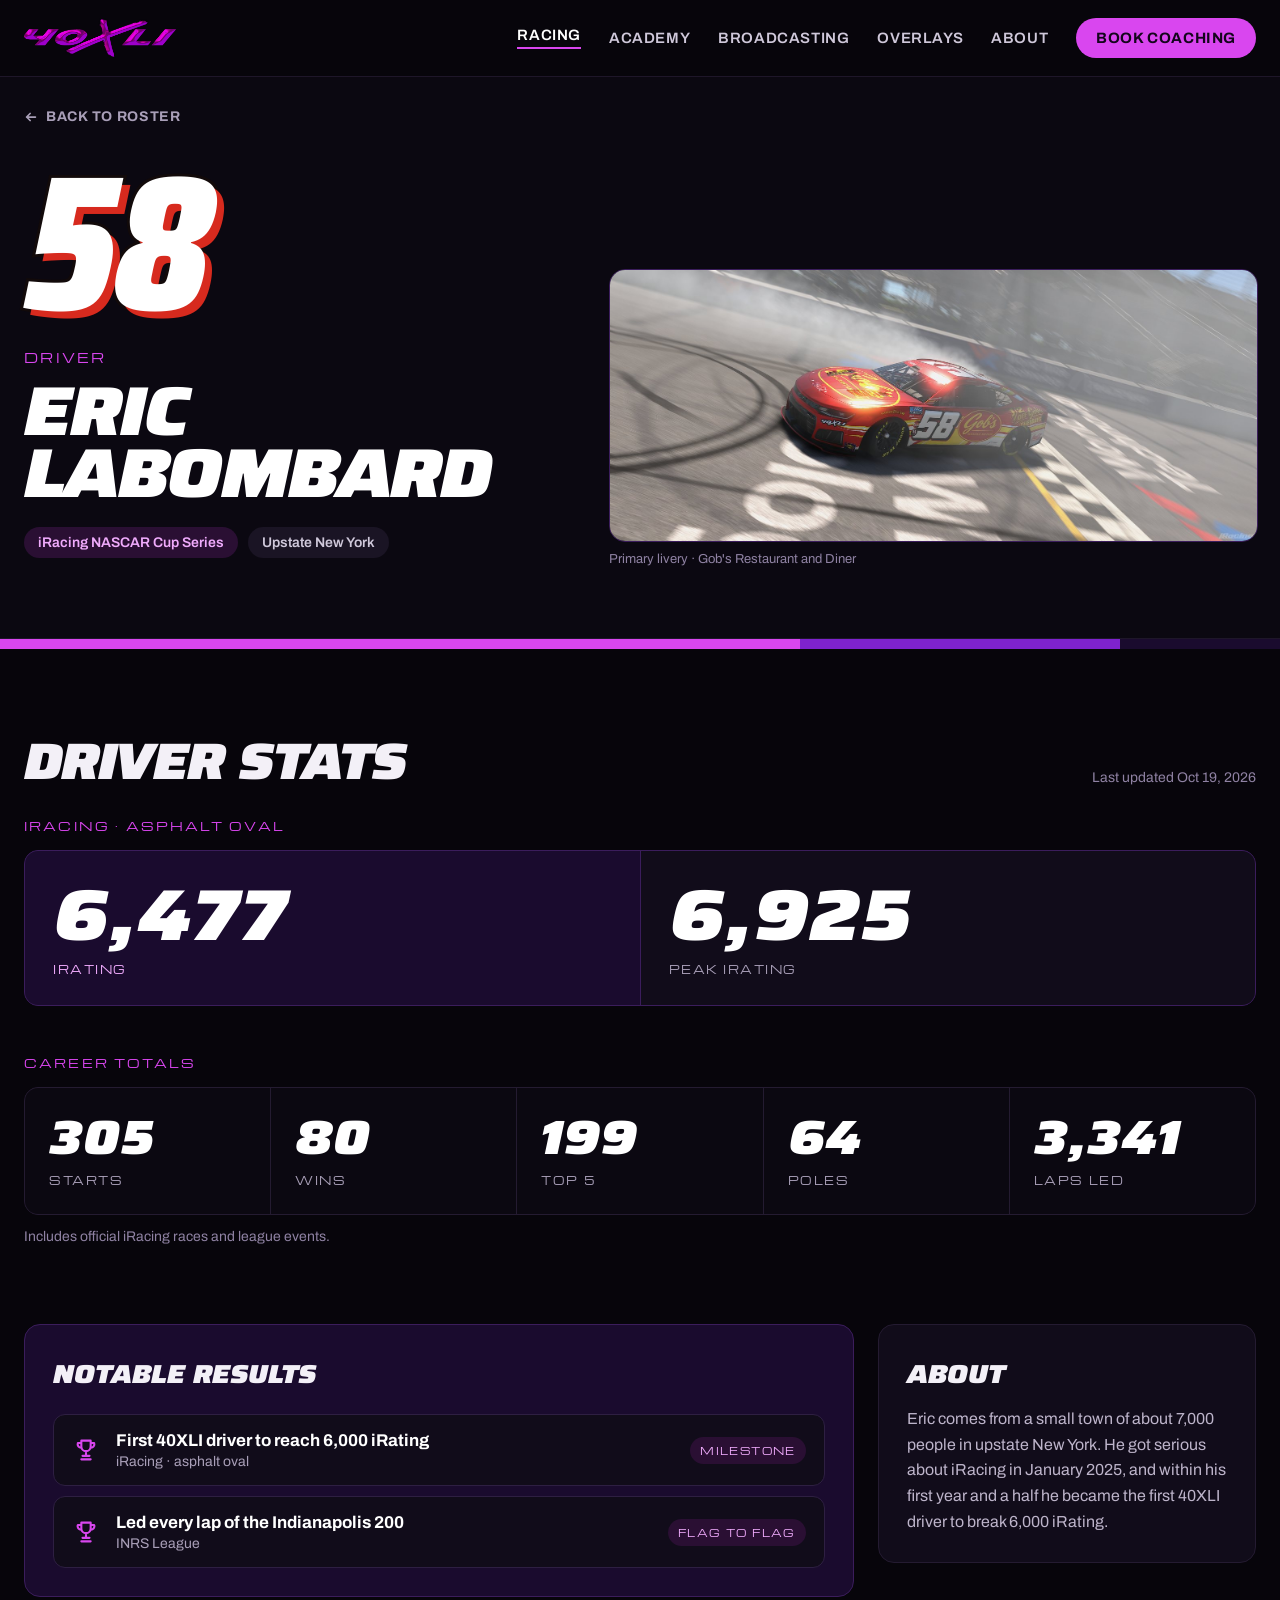
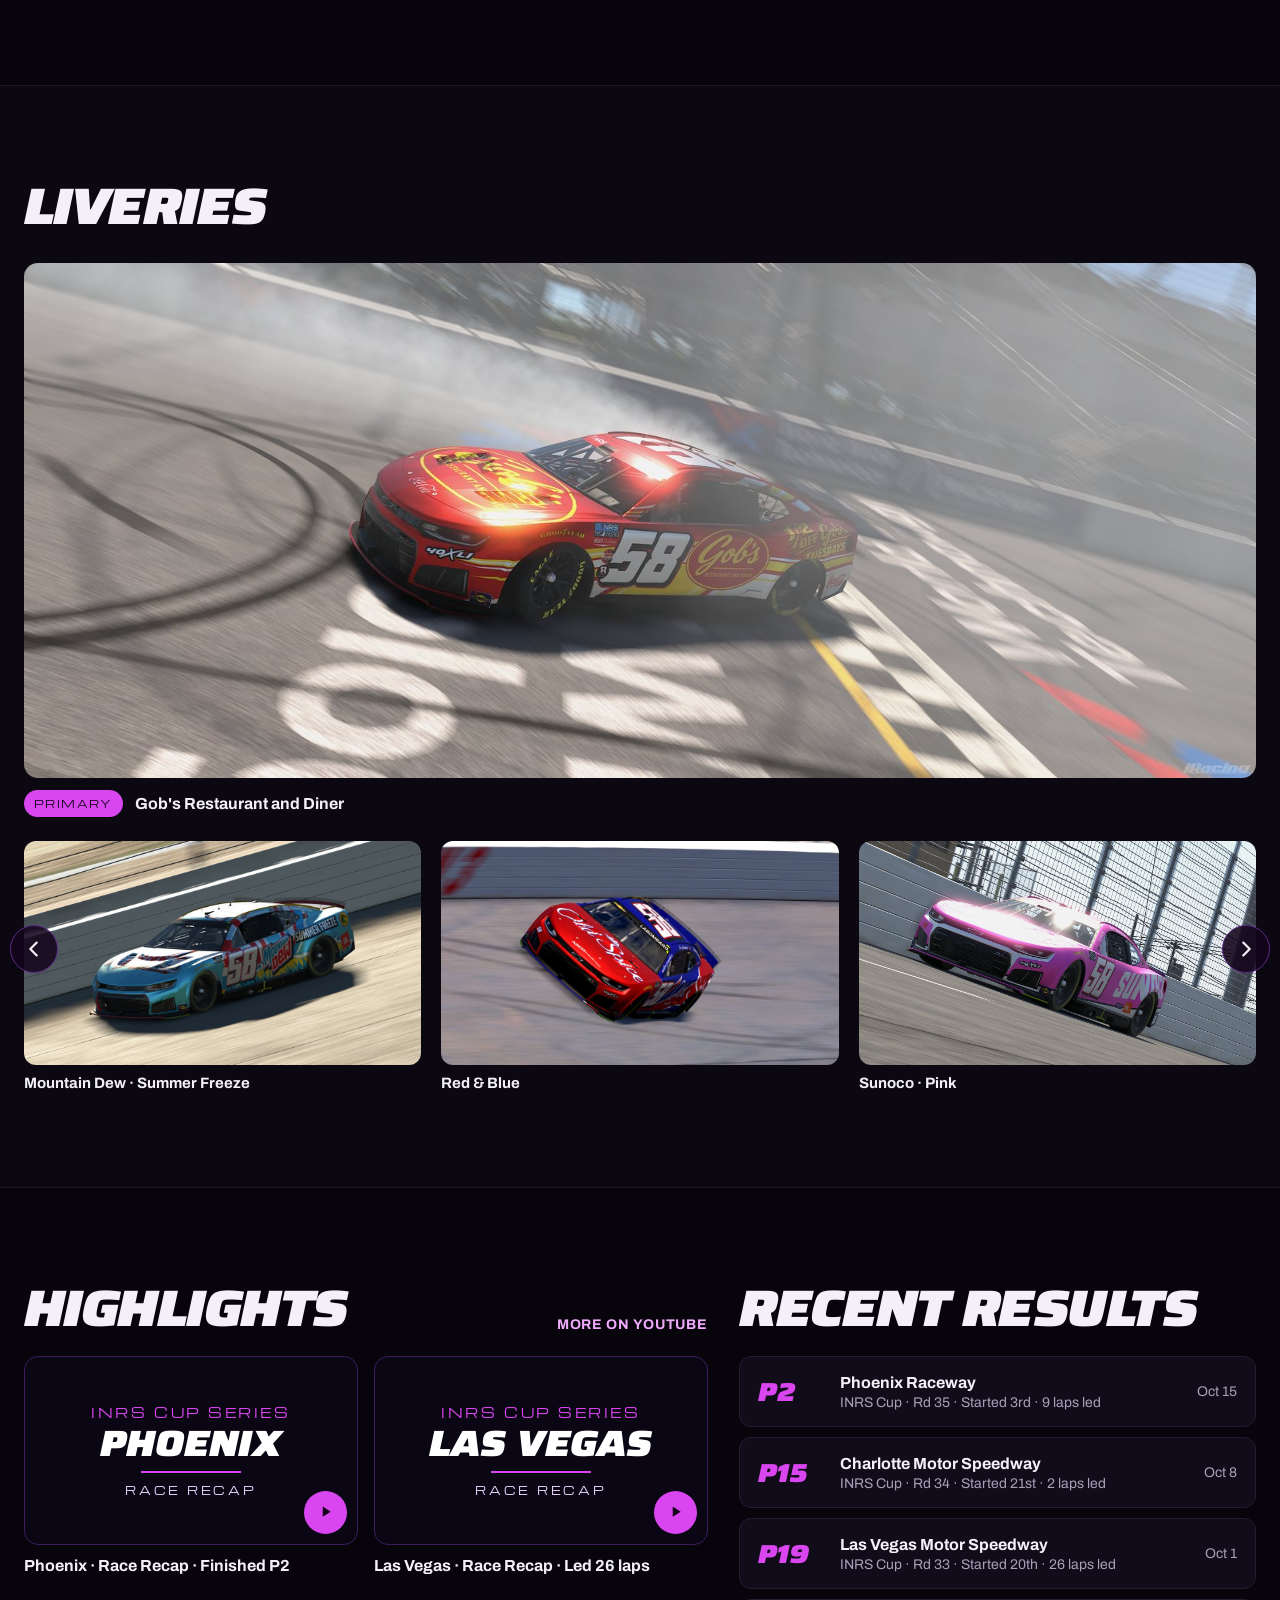
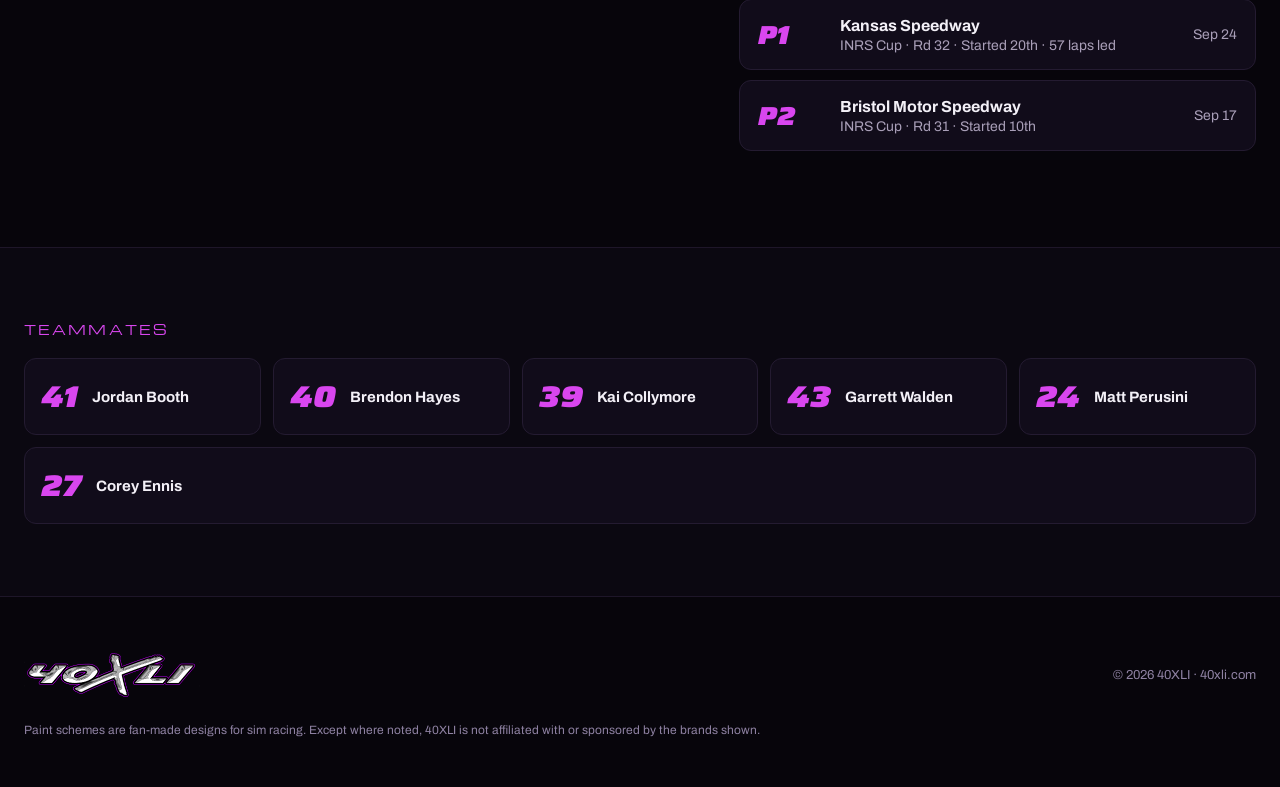
<file: drivers/eric-labombard/index.html>
<!doctype html>
<html lang="en">
<head>
<meta charset="utf-8">
<meta name="viewport" content="width=device-width, initial-scale=1">
<title>Eric Labombard — 40XLI Racing</title>
<meta name="description" content="Eric Labombard — driver profile, stats, liveries and highlights from the 40XLI iRacing team.">
<meta property="og:type" content="website">
<meta property="og:site_name" content="40XLI">
<meta property="og:title" content="Eric Labombard — 40XLI Racing">
<meta property="og:description" content="Eric Labombard — driver profile, stats, liveries and highlights from the 40XLI iRacing team.">
<meta property="og:image" content="https://40xli.com/assets/img/c06cf284209632ddf71b1ceca6b510ff.jpg">
<meta name="twitter:card" content="summary_large_image">
<meta name="theme-color" content="#07050B">
<link rel="icon" type="image/png" sizes="64x64" href="../../assets/favicon-64.png">
<link rel="apple-touch-icon" href="../../assets/apple-touch-icon.png">
<link rel="preconnect" href="https://fonts.googleapis.com">
<link rel="preconnect" href="https://fonts.gstatic.com" crossorigin>
<link href="https://fonts.googleapis.com/css2?family=Saira:ital,wdth,wght@1,50..125,700..900&amp;family=Michroma&amp;family=Archivo:wght@400;500;600;700&amp;display=swap" rel="stylesheet">
<link rel="stylesheet" href="../../assets/site.css">
</head>
<body>
<div style="width: 100%; background: rgb(7, 5, 11); color: rgb(243, 240, 247); font-family: Archivo, sans-serif; overflow: hidden;">

  
  <header style="border-bottom: 1px solid rgb(30, 22, 41);">
    <nav aria-label="Main" style="max-width: 1280px; margin: 0px auto; padding: 18px 24px; display: flex; flex-wrap: wrap; align-items: center; justify-content: space-between; gap: 16px;">
      <a href="../../" style="text-decoration: none;">
        <img src="../../assets/img/b43ddc08a0128ac7307b187be478bf04.png" alt="40XLI" style="height: 40px; width: auto; display: block;" decoding="async">
      </a>
      <div style="display: flex; flex-wrap: wrap; align-items: center; gap: 28px; font-size: 15px; font-weight: 600; letter-spacing: 0.04em; text-transform: uppercase;">
        <a href="../../#racing" style="color: rgb(255, 255, 255); text-decoration: none; border-bottom: 2px solid rgb(217, 70, 239); padding-bottom: 4px;">Racing</a>
        <a href="../../academy/" style="color: rgb(207, 200, 218); text-decoration: none;">Academy</a>
        <a href="../../broadcasting/" style="color: rgb(207, 200, 218); text-decoration: none;">Broadcasting</a>
        <a href="../../overlays/" style="color: rgb(207, 200, 218); text-decoration: none;">Overlays</a>
        <a href="../../#about" style="color: rgb(207, 200, 218); text-decoration: none;">About</a>
        <a href="../../academy/" style="background: rgb(217, 70, 239); color: rgb(20, 5, 28); text-decoration: none; padding: 12px 20px; border-radius: 999px; font-weight: 700;">Book coaching</a>
      </div>
    </nav>
  </header>

  
  <section style="background: rgb(11, 8, 17); border-bottom: 1px solid rgb(30, 22, 41);">
    <div style="max-width: 1280px; margin: 0px auto; padding: 32px 24px 0px;">
      <a href="../../#racing" style="display: inline-flex; align-items: center; gap: 8px; font-size: 14px; font-weight: 700; text-transform: uppercase; letter-spacing: 0.05em; color: rgb(169, 159, 184); text-decoration: none;">
        <svg width="14" height="14" viewBox="0 0 16 16" fill="none" aria-hidden="true"><path d="M13 8H3M7 4L3 8l4 4" stroke="currentColor" stroke-width="2" stroke-linecap="round" stroke-linejoin="round"></path></svg>Back to roster</a>
    </div>
    <div style="max-width: 1280px; margin: 0px auto; padding: 40px 24px 72px; display: flex; flex-wrap: wrap; align-items: flex-end; gap: 48px;">
      <div style="flex: 1 1 440px; min-width: 0px; display: flex; flex-wrap: wrap; align-items: flex-end; gap: 28px;">
        <span aria-hidden="true" style="font-family: Saira, sans-serif; font-stretch: 85%; font-style: italic; font-weight: 900; font-size: clamp(130px, 15vw, 220px); line-height: 0.8; letter-spacing: -0.02em; color: rgb(255, 255, 255); -webkit-text-stroke: 6px rgb(18, 10, 10); paint-order: stroke; text-shadow: rgb(215, 42, 30) 7px 7px 0px;">58</span>
        <div style="min-width: 0px; padding-bottom: 8px;">
          <p style="margin: 0px; font-family: Michroma, sans-serif; font-size: 13px; letter-spacing: 0.18em; color: rgb(217, 70, 239);">DRIVER</p>
          <h1 style="margin: 14px 0px 0px; font-family: Saira, sans-serif; font-stretch: 125%; font-style: italic; font-weight: 900; font-size: clamp(40px, 5.4vw, 76px); line-height: 0.9; letter-spacing: -0.03em; text-transform: uppercase; color: rgb(255, 255, 255);">Eric<br>Labombard</h1>
          <div style="margin-top: 22px; display: flex; flex-wrap: wrap; gap: 10px;">
            <span style="font-size: 14px; font-weight: 600; color: rgb(240, 171, 252); background: rgb(42, 15, 51); padding: 8px 14px; border-radius: 999px;">iRacing NASCAR Cup Series</span>
            <span style="font-size: 14px; font-weight: 600; color: rgb(207, 200, 218); background: rgb(26, 20, 36); padding: 8px 14px; border-radius: 999px;">Upstate New York</span>
          </div>
        </div>
      </div>
      <figure style="flex: 1.3 1 520px; min-width: 0px; margin: 0px;">
        <img src="../../assets/img/c06cf284209632ddf71b1ceca6b510ff.jpg" alt="The #58 Gob's Restaurant and Diner Chevrolet doing a burnout on the frontstretch" style="width: 100%; aspect-ratio: 2.39 / 1; object-fit: cover; display: block; border-radius: 16px; border: 1px solid rgb(59, 29, 92);" loading="lazy" decoding="async">
        <figcaption style="margin-top: 10px; font-size: 13px; color: rgb(143, 130, 163);">Primary livery · Gob's Restaurant and Diner</figcaption>
      </figure>
    </div>
  </section>

  <div aria-hidden="true" style="display: flex; height: 10px;">
    <div style="flex: 5 1 0%; background: rgb(217, 70, 239);"></div>
    <div style="flex: 2 1 0%; background: rgb(126, 34, 206);"></div>
    <div style="flex: 1 1 0%; background: rgb(26, 11, 46);"></div>
  </div>

  
  <section style="max-width: 1280px; margin: 0px auto; padding: 88px 24px 40px;">
    <div style="display: flex; flex-wrap: wrap; align-items: flex-end; justify-content: space-between; gap: 16px; margin-bottom: 32px;">
      <h2 style="margin: 0px; font-family: Saira, sans-serif; font-stretch: 125%; font-style: italic; font-weight: 900; font-size: clamp(30px, 4vw, 54px); line-height: 0.95; letter-spacing: -0.03em; text-transform: uppercase;">Driver stats</h2>
      <p style="margin: 0px; font-size: 14px; color: rgb(143, 130, 163);">Last updated Oct 19, 2026</p>
    </div>

    <p style="margin: 0px 0px 16px; font-family: Michroma, sans-serif; font-size: 12px; letter-spacing: 0.18em; color: rgb(217, 70, 239);">IRACING · ASPHALT OVAL</p>
    <div style="display: flex; flex-wrap: wrap; gap: 1px; background: rgb(59, 29, 92); border: 1px solid rgb(59, 29, 92); border-radius: 14px; overflow: hidden;">
      <div style="flex: 1 1 280px; background: rgb(26, 11, 46); padding: 28px;">
        <p style="margin: 0px; font-family: Saira, sans-serif; font-stretch: 125%; font-style: italic; font-weight: 900; font-size: 72px; line-height: 1; color: rgb(255, 255, 255);">6,477</p>
        <p style="margin: 10px 0px 0px; font-family: Michroma, sans-serif; font-size: 11px; letter-spacing: 0.14em; color: rgb(240, 171, 252);">IRATING</p>
      </div>
      <div style="flex: 1 1 280px; background: rgb(17, 12, 26); padding: 28px;">
        <p style="margin: 0px; font-family: Saira, sans-serif; font-stretch: 125%; font-style: italic; font-weight: 900; font-size: 72px; line-height: 1; color: rgb(255, 255, 255);">6,925</p>
        <p style="margin: 10px 0px 0px; font-family: Michroma, sans-serif; font-size: 11px; letter-spacing: 0.14em; color: rgb(169, 159, 184);">PEAK IRATING</p>
      </div>
    </div>

    <p style="margin: 48px 0px 16px; font-family: Michroma, sans-serif; font-size: 12px; letter-spacing: 0.18em; color: rgb(217, 70, 239);">CAREER TOTALS</p>
    <div style="display: flex; flex-wrap: wrap; gap: 1px; background: rgb(36, 27, 49); border: 1px solid rgb(36, 27, 49); border-radius: 14px; overflow: hidden;">
      
        <div style="flex: 1 1 170px; background: rgb(11, 8, 17); padding: 26px 24px;">
          <p style="margin: 0px; font-family: Saira, sans-serif; font-stretch: 125%; font-style: italic; font-weight: 900; font-size: 48px; line-height: 1; color: rgb(255, 255, 255);"><span class="sc-interp">305</span></p>
          <p style="margin: 10px 0px 0px; font-family: Michroma, sans-serif; font-size: 11px; letter-spacing: 0.14em; color: rgb(169, 159, 184);"><span class="sc-interp">STARTS</span></p>
        </div>
      
        <div style="flex: 1 1 170px; background: rgb(11, 8, 17); padding: 26px 24px;">
          <p style="margin: 0px; font-family: Saira, sans-serif; font-stretch: 125%; font-style: italic; font-weight: 900; font-size: 48px; line-height: 1; color: rgb(255, 255, 255);"><span class="sc-interp">80</span></p>
          <p style="margin: 10px 0px 0px; font-family: Michroma, sans-serif; font-size: 11px; letter-spacing: 0.14em; color: rgb(169, 159, 184);"><span class="sc-interp">WINS</span></p>
        </div>
      
        <div style="flex: 1 1 170px; background: rgb(11, 8, 17); padding: 26px 24px;">
          <p style="margin: 0px; font-family: Saira, sans-serif; font-stretch: 125%; font-style: italic; font-weight: 900; font-size: 48px; line-height: 1; color: rgb(255, 255, 255);"><span class="sc-interp">199</span></p>
          <p style="margin: 10px 0px 0px; font-family: Michroma, sans-serif; font-size: 11px; letter-spacing: 0.14em; color: rgb(169, 159, 184);"><span class="sc-interp">TOP 5</span></p>
        </div>
      
        <div style="flex: 1 1 170px; background: rgb(11, 8, 17); padding: 26px 24px;">
          <p style="margin: 0px; font-family: Saira, sans-serif; font-stretch: 125%; font-style: italic; font-weight: 900; font-size: 48px; line-height: 1; color: rgb(255, 255, 255);"><span class="sc-interp">64</span></p>
          <p style="margin: 10px 0px 0px; font-family: Michroma, sans-serif; font-size: 11px; letter-spacing: 0.14em; color: rgb(169, 159, 184);"><span class="sc-interp">POLES</span></p>
        </div>
      
        <div style="flex: 1 1 170px; background: rgb(11, 8, 17); padding: 26px 24px;">
          <p style="margin: 0px; font-family: Saira, sans-serif; font-stretch: 125%; font-style: italic; font-weight: 900; font-size: 48px; line-height: 1; color: rgb(255, 255, 255);"><span class="sc-interp">3,341</span></p>
          <p style="margin: 10px 0px 0px; font-family: Michroma, sans-serif; font-size: 11px; letter-spacing: 0.14em; color: rgb(169, 159, 184);"><span class="sc-interp">LAPS LED</span></p>
        </div>
      
    </div>
    <p style="margin: 14px 0px 0px; font-size: 14px; color: rgb(143, 130, 163);">Includes official iRacing races and league events.</p>
  </section>

  
  <section style="max-width: 1280px; margin: 0px auto; padding: 40px 24px 88px; display: flex; flex-wrap: wrap; gap: 24px; align-items: flex-start;">
    <div style="flex: 999 1 620px; min-width: 0px; background: rgb(26, 11, 46); border: 1px solid rgb(59, 29, 92); border-radius: 16px; padding: 28px;">
      <h3 style="margin: 0px 0px 20px; font-family: Saira, sans-serif; font-stretch: 125%; font-style: italic; font-weight: 900; font-size: 26px; text-transform: uppercase;">Notable results</h3>
      <div style="display: flex; flex-direction: column; gap: 10px;">
        
          <div style="display: flex; align-items: center; gap: 16px; background: rgb(17, 12, 26); border: 1px solid rgb(46, 31, 66); border-radius: 12px; padding: 16px 18px;">
            <svg width="28" height="28" viewBox="0 0 24 24" fill="none" aria-hidden="true" style="flex: 0 0 auto;"><path d="M8 4h8v5a4 4 0 0 1-8 0V4zM8 6H5a3 3 0 0 0 3 4M16 6h3a3 3 0 0 1-3 4M12 13v4M8 20h8M9 17h6" stroke="#D946EF" stroke-width="1.8" stroke-linecap="round" stroke-linejoin="round"></path></svg>
            <div style="flex: 1 1 auto; min-width: 0px;">
              <p style="margin: 0px; font-weight: 700; font-size: 17px; color: rgb(255, 255, 255);"><span class="sc-interp">First 40XLI driver to reach 6,000 iRating</span></p>
              <p style="margin: 4px 0px 0px; font-size: 14px; color: rgb(169, 159, 184);"><span class="sc-interp">iRacing · asphalt oval</span></p>
            </div>
            <span style="flex: 0 0 auto; font-family: Michroma, sans-serif; font-size: 10px; letter-spacing: 0.14em; color: rgb(240, 171, 252); background: rgb(42, 15, 51); padding: 6px 10px; border-radius: 999px;"><span class="sc-interp">MILESTONE</span></span>
          </div>
        
          <div style="display: flex; align-items: center; gap: 16px; background: rgb(17, 12, 26); border: 1px solid rgb(46, 31, 66); border-radius: 12px; padding: 16px 18px;">
            <svg width="28" height="28" viewBox="0 0 24 24" fill="none" aria-hidden="true" style="flex: 0 0 auto;"><path d="M8 4h8v5a4 4 0 0 1-8 0V4zM8 6H5a3 3 0 0 0 3 4M16 6h3a3 3 0 0 1-3 4M12 13v4M8 20h8M9 17h6" stroke="#D946EF" stroke-width="1.8" stroke-linecap="round" stroke-linejoin="round"></path></svg>
            <div style="flex: 1 1 auto; min-width: 0px;">
              <p style="margin: 0px; font-weight: 700; font-size: 17px; color: rgb(255, 255, 255);"><span class="sc-interp">Led every lap of the Indianapolis 200</span></p>
              <p style="margin: 4px 0px 0px; font-size: 14px; color: rgb(169, 159, 184);"><span class="sc-interp">INRS League</span></p>
            </div>
            <span style="flex: 0 0 auto; font-family: Michroma, sans-serif; font-size: 10px; letter-spacing: 0.14em; color: rgb(240, 171, 252); background: rgb(42, 15, 51); padding: 6px 10px; border-radius: 999px;"><span class="sc-interp">FLAG TO FLAG</span></span>
          </div>
        
      </div>
    </div>
    <div style="flex: 1 1 320px; min-width: 0px; background: rgb(17, 12, 26); border: 1px solid rgb(36, 27, 49); border-radius: 16px; padding: 28px;">
      <h3 style="margin: 0px 0px 12px; font-family: Saira, sans-serif; font-stretch: 125%; font-style: italic; font-weight: 900; font-size: 26px; text-transform: uppercase;">About</h3>
      <p style="margin: 0px; font-size: 16px; line-height: 1.6; color: rgb(189, 180, 202);">Eric comes from a small town of about 7,000 people in upstate New York. He got serious about iRacing in January 2025, and within his first year and a half he became the first 40XLI driver to break 6,000 iRating.</p>
    </div>
  </section>

  
  <section style="background: rgb(11, 8, 17); border-top: 1px solid rgb(30, 22, 41); border-bottom: 1px solid rgb(30, 22, 41);">
    <div style="max-width: 1280px; margin: 0px auto; padding: 96px 24px;">
      <h2 style="margin: 0px 0px 32px; font-family: Saira, sans-serif; font-stretch: 125%; font-style: italic; font-weight: 900; font-size: clamp(30px, 4vw, 54px); line-height: 0.95; letter-spacing: -0.03em; text-transform: uppercase;">Liveries</h2>
      <figure style="margin: 0px;">
        <img src="../../assets/img/c06cf284209632ddf71b1ceca6b510ff.jpg" alt="Primary #58 livery: red and yellow Gob's Restaurant and Diner Chevrolet" style="width: 100%; aspect-ratio: 2.39 / 1; object-fit: cover; display: block; border-radius: 14px;" loading="lazy" decoding="async">
        <figcaption style="margin-top: 12px; display: flex; flex-wrap: wrap; align-items: center; gap: 12px;">
          <span style="font-family: Michroma, sans-serif; font-size: 10px; letter-spacing: 0.14em; color: rgb(20, 5, 28); background: rgb(217, 70, 239); padding: 6px 10px; border-radius: 999px;">PRIMARY</span>
          <span style="font-weight: 700; font-size: 16px;">Gob's Restaurant and Diner</span>
        </figcaption>
      </figure>
      <div class="livery-carousel" style="margin-top: 24px;" data-count="6">
        <button type="button" class="lc-btn lc-prev" aria-label="Previous liveries"><svg width="22" height="22" viewBox="0 0 24 24" fill="none" aria-hidden="true"><path d="M15 5l-7 7 7 7" stroke="currentColor" stroke-width="2.4" stroke-linecap="round" stroke-linejoin="round"/></svg></button>
        <div class="livery-track" aria-label="More liveries">
          <figure style="flex: 1 1 300px; min-width: 0px; margin: 0px;">
            <img src="../../assets/img/eric-58-mtn-dew-summer-freeze.jpg" alt="Light blue Mountain Dew Summer Freeze #58 Chevrolet Camaro" style="width: 100%; aspect-ratio: 16 / 9; object-fit: cover; display: block; border-radius: 12px;" loading="lazy" decoding="async">
            <figcaption style="margin-top: 10px; font-weight: 700; font-size: 15px;"><span class="sc-interp">Mountain Dew · Summer Freeze</span></figcaption>
          </figure>
        
          <figure style="flex: 1 1 300px; min-width: 0px; margin: 0px;">
            <img src="../../assets/img/eric-58-red-blue-camaro.jpg" alt="Red and blue #58 Chevrolet Camaro with AGCO branding" style="width: 100%; aspect-ratio: 16 / 9; object-fit: cover; display: block; border-radius: 12px;" loading="lazy" decoding="async">
            <figcaption style="margin-top: 10px; font-weight: 700; font-size: 15px;"><span class="sc-interp">Red &amp; Blue</span></figcaption>
          </figure>
        
          <figure style="flex: 1 1 300px; min-width: 0px; margin: 0px;">
            <img src="../../assets/img/eric-58-sunoco-pink.jpg" alt="Pink and white Sunoco #58 Chevrolet Camaro" style="width: 100%; aspect-ratio: 16 / 9; object-fit: cover; display: block; border-radius: 12px;" loading="lazy" decoding="async">
            <figcaption style="margin-top: 10px; font-weight: 700; font-size: 15px;"><span class="sc-interp">Sunoco · Pink</span></figcaption>
          </figure>
        
        
          <figure style="flex: 1 1 300px; min-width: 0px; margin: 0px;">
            <img src="../../assets/img/80838254407faf650b5dce20d77c654c.jpg" alt="Purple and black 40XLI #58 Chevrolet" style="width: 100%; aspect-ratio: 16 / 9; object-fit: cover; display: block; border-radius: 12px;" loading="lazy" decoding="async">
            <figcaption style="margin-top: 10px; font-weight: 700; font-size: 15px;"><span class="sc-interp">40XLI</span></figcaption>
          </figure>
        
          <figure style="flex: 1 1 300px; min-width: 0px; margin: 0px;">
            <img src="../../assets/img/9aed56e0218efc6a4fe5b7eed7ee0aa8.jpg" alt="Black, green and red Mountain Dew #58 Chevrolet" style="width: 100%; aspect-ratio: 16 / 9; object-fit: cover; display: block; border-radius: 12px;" loading="lazy" decoding="async">
            <figcaption style="margin-top: 10px; font-weight: 700; font-size: 15px;"><span class="sc-interp">Mountain Dew</span></figcaption>
          </figure>
        
          <figure style="flex: 1 1 300px; min-width: 0px; margin: 0px;">
            <img src="../../assets/img/74649eab42f1b81727496366dea593e0.jpg" alt="Black, red and white Sunoco #58 Chevrolet" style="width: 100%; aspect-ratio: 16 / 9; object-fit: cover; display: block; border-radius: 12px;" loading="lazy" decoding="async">
            <figcaption style="margin-top: 10px; font-weight: 700; font-size: 15px;"><span class="sc-interp">Sunoco</span></figcaption>
          </figure>
        
      </div>
        <button type="button" class="lc-btn lc-next" aria-label="Next liveries"><svg width="22" height="22" viewBox="0 0 24 24" fill="none" aria-hidden="true"><path d="M9 5l7 7-7 7" stroke="currentColor" stroke-width="2.4" stroke-linecap="round" stroke-linejoin="round"/></svg></button>
      </div>
    </div>
  </section>

  
  <section style="max-width: 1280px; margin: 0px auto; padding: 96px 24px; display: flex; flex-wrap: wrap; gap: 32px; align-items: flex-start;">
    <div style="flex: 1.3 1 480px; min-width: 0px;">
      <div style="display: flex; flex-wrap: wrap; align-items: flex-end; justify-content: space-between; gap: 16px; margin-bottom: 24px;">
        <h2 style="margin: 0px; font-family: Saira, sans-serif; font-stretch: 125%; font-style: italic; font-weight: 900; font-size: clamp(30px, 4vw, 54px); line-height: 0.95; letter-spacing: -0.03em; text-transform: uppercase;">Highlights</h2>
        <a href="https://www.youtube.com/@40XLIRacing" style="font-weight: 700; text-transform: uppercase; letter-spacing: 0.05em; font-size: 14px; color: rgb(240, 171, 252); text-decoration: none;" target="_blank" rel="noopener">More on YouTube</a>
      </div>
      <div style="display: flex; flex-wrap: wrap; gap: 16px;">
        
          <a href="https://www.youtube.com/watch?v=GcZRjCu5MS0" style="flex: 1 1 240px; display: block; text-decoration: none; color: inherit;" target="_blank" rel="noopener">
            <div style="position: relative; container-type: inline-size; aspect-ratio: 16 / 9; background: rgb(11, 6, 20); border: 1px solid rgb(59, 29, 92); border-radius: 14px; overflow: hidden; display: flex; flex-direction: column; align-items: center; justify-content: center;">
              <span style="font-family: Michroma, sans-serif; font-size: 3.8cqw; letter-spacing: 0.2em; color: rgb(217, 70, 239);">INRS CUP SERIES</span>
              <span style="margin-top: 1.5cqw; font-family: Saira, sans-serif; font-stretch: 125%; font-style: italic; font-weight: 900; font-size: 11cqw; line-height: 1; text-transform: uppercase; color: rgb(255, 255, 255);"><span class="sc-interp">Phoenix</span></span>
              <span aria-hidden="true" style="margin-top: 2.5cqw; width: 30%; height: 0.8cqw; background: rgb(217, 70, 239);"></span>
              <span style="margin-top: 2.5cqw; font-family: Michroma, sans-serif; font-size: 3.4cqw; letter-spacing: 0.24em; color: rgb(233, 213, 255);">RACE RECAP</span>
              <span aria-hidden="true" style="position: absolute; right: 3cqw; bottom: 3cqw; width: 13cqw; height: 13cqw; border-radius: 999px; background: rgb(217, 70, 239); display: flex; align-items: center; justify-content: center;">
                <svg width="40%" height="40%" viewBox="0 0 24 24" fill="#14051C" aria-hidden="true"><path d="M8 5v14l11-7z"></path></svg>
              </span>
            </div>
            <p style="margin: 12px 0px 0px; font-weight: 700; font-size: 16px;"><span class="sc-interp">Phoenix · Race Recap · Finished P2</span></p>
          </a>
        
          <a href="https://www.youtube.com/watch?v=U4lGjDOGEbM" style="flex: 1 1 240px; display: block; text-decoration: none; color: inherit;" target="_blank" rel="noopener">
            <div style="position: relative; container-type: inline-size; aspect-ratio: 16 / 9; background: rgb(11, 6, 20); border: 1px solid rgb(59, 29, 92); border-radius: 14px; overflow: hidden; display: flex; flex-direction: column; align-items: center; justify-content: center;">
              <span style="font-family: Michroma, sans-serif; font-size: 3.8cqw; letter-spacing: 0.2em; color: rgb(217, 70, 239);">INRS CUP SERIES</span>
              <span style="margin-top: 1.5cqw; font-family: Saira, sans-serif; font-stretch: 125%; font-style: italic; font-weight: 900; font-size: 11cqw; line-height: 1; text-transform: uppercase; color: rgb(255, 255, 255);"><span class="sc-interp">Las Vegas</span></span>
              <span aria-hidden="true" style="margin-top: 2.5cqw; width: 30%; height: 0.8cqw; background: rgb(217, 70, 239);"></span>
              <span style="margin-top: 2.5cqw; font-family: Michroma, sans-serif; font-size: 3.4cqw; letter-spacing: 0.24em; color: rgb(233, 213, 255);">RACE RECAP</span>
              <span aria-hidden="true" style="position: absolute; right: 3cqw; bottom: 3cqw; width: 13cqw; height: 13cqw; border-radius: 999px; background: rgb(217, 70, 239); display: flex; align-items: center; justify-content: center;">
                <svg width="40%" height="40%" viewBox="0 0 24 24" fill="#14051C" aria-hidden="true"><path d="M8 5v14l11-7z"></path></svg>
              </span>
            </div>
            <p style="margin: 12px 0px 0px; font-weight: 700; font-size: 16px;"><span class="sc-interp">Las Vegas · Race Recap · Led 26 laps</span></p>
          </a>
        
      </div>
    </div>
    <div style="flex: 1 1 360px; min-width: 0px;">
      <h2 style="margin: 0px 0px 24px; font-family: Saira, sans-serif; font-stretch: 125%; font-style: italic; font-weight: 900; font-size: clamp(30px, 4vw, 54px); line-height: 0.95; letter-spacing: -0.03em; text-transform: uppercase;">Recent results</h2>
      <div style="display: flex; flex-direction: column; gap: 10px;">
        
          <div style="display: flex; align-items: center; gap: 18px; background: rgb(17, 12, 26); border: 1px solid rgb(36, 27, 49); border-radius: 12px; padding: 14px 18px;">
            <span style="flex: 0 0 64px; font-family: Saira, sans-serif; font-stretch: 125%; font-style: italic; font-weight: 900; font-size: 26px; color: rgb(217, 70, 239);"><span class="sc-interp">P2</span></span>
            <div style="flex: 1 1 auto; min-width: 0px;">
              <p style="margin: 0px; font-weight: 700; font-size: 16px;"><span class="sc-interp">Phoenix Raceway</span></p>
              <p style="margin: 4px 0px 0px; font-size: 14px; color: rgb(169, 159, 184);"><span class="sc-interp">INRS Cup · Rd 35 · Started 3rd · 9 laps led</span></p>
            </div>
            <span style="font-size: 14px; color: rgb(169, 159, 184);"><span class="sc-interp">Oct 15</span></span>
          </div>
        
          <div style="display: flex; align-items: center; gap: 18px; background: rgb(17, 12, 26); border: 1px solid rgb(36, 27, 49); border-radius: 12px; padding: 14px 18px;">
            <span style="flex: 0 0 64px; font-family: Saira, sans-serif; font-stretch: 125%; font-style: italic; font-weight: 900; font-size: 26px; color: rgb(217, 70, 239);"><span class="sc-interp">P15</span></span>
            <div style="flex: 1 1 auto; min-width: 0px;">
              <p style="margin: 0px; font-weight: 700; font-size: 16px;"><span class="sc-interp">Charlotte Motor Speedway</span></p>
              <p style="margin: 4px 0px 0px; font-size: 14px; color: rgb(169, 159, 184);"><span class="sc-interp">INRS Cup · Rd 34 · Started 21st · 2 laps led</span></p>
            </div>
            <span style="font-size: 14px; color: rgb(169, 159, 184);"><span class="sc-interp">Oct 8</span></span>
          </div>
        
          <div style="display: flex; align-items: center; gap: 18px; background: rgb(17, 12, 26); border: 1px solid rgb(36, 27, 49); border-radius: 12px; padding: 14px 18px;">
            <span style="flex: 0 0 64px; font-family: Saira, sans-serif; font-stretch: 125%; font-style: italic; font-weight: 900; font-size: 26px; color: rgb(217, 70, 239);"><span class="sc-interp">P19</span></span>
            <div style="flex: 1 1 auto; min-width: 0px;">
              <p style="margin: 0px; font-weight: 700; font-size: 16px;"><span class="sc-interp">Las Vegas Motor Speedway</span></p>
              <p style="margin: 4px 0px 0px; font-size: 14px; color: rgb(169, 159, 184);"><span class="sc-interp">INRS Cup · Rd 33 · Started 20th · 26 laps led</span></p>
            </div>
            <span style="font-size: 14px; color: rgb(169, 159, 184);"><span class="sc-interp">Oct 1</span></span>
          </div>
        
          <div style="display: flex; align-items: center; gap: 18px; background: rgb(17, 12, 26); border: 1px solid rgb(36, 27, 49); border-radius: 12px; padding: 14px 18px;">
            <span style="flex: 0 0 64px; font-family: Saira, sans-serif; font-stretch: 125%; font-style: italic; font-weight: 900; font-size: 26px; color: rgb(217, 70, 239);"><span class="sc-interp">P1</span></span>
            <div style="flex: 1 1 auto; min-width: 0px;">
              <p style="margin: 0px; font-weight: 700; font-size: 16px;"><span class="sc-interp">Kansas Speedway</span></p>
              <p style="margin: 4px 0px 0px; font-size: 14px; color: rgb(169, 159, 184);"><span class="sc-interp">INRS Cup · Rd 32 · Started 20th · 57 laps led</span></p>
            </div>
            <span style="font-size: 14px; color: rgb(169, 159, 184);"><span class="sc-interp">Sep 24</span></span>
          </div>
        
          <div style="display: flex; align-items: center; gap: 18px; background: rgb(17, 12, 26); border: 1px solid rgb(36, 27, 49); border-radius: 12px; padding: 14px 18px;">
            <span style="flex: 0 0 64px; font-family: Saira, sans-serif; font-stretch: 125%; font-style: italic; font-weight: 900; font-size: 26px; color: rgb(217, 70, 239);"><span class="sc-interp">P2</span></span>
            <div style="flex: 1 1 auto; min-width: 0px;">
              <p style="margin: 0px; font-weight: 700; font-size: 16px;"><span class="sc-interp">Bristol Motor Speedway</span></p>
              <p style="margin: 4px 0px 0px; font-size: 14px; color: rgb(169, 159, 184);"><span class="sc-interp">INRS Cup · Rd 31 · Started 10th</span></p>
            </div>
            <span style="font-size: 14px; color: rgb(169, 159, 184);"><span class="sc-interp">Sep 17</span></span>
          </div>
        
      </div>
    </div>
  </section>

  
  <section style="background: rgb(11, 8, 17); border-top: 1px solid rgb(30, 22, 41);">
    <div style="max-width: 1280px; margin: 0px auto; padding: 72px 24px;">
      <p style="margin: 0px 0px 20px; font-family: Michroma, sans-serif; font-size: 13px; letter-spacing: 0.18em; color: rgb(217, 70, 239);">TEAMMATES</p>
      <div style="display: flex; flex-wrap: wrap; gap: 12px;">
        
          <a href="../../drivers/jordan-booth/" style="flex: 1 1 170px; display: flex; align-items: center; gap: 14px; background: rgb(17, 12, 26); border: 1px solid rgb(36, 27, 49); border-radius: 12px; padding: 14px 16px; text-decoration: none; color: rgb(243, 240, 247);">
            <span style="font-family: Saira, sans-serif; font-stretch: 125%; font-style: italic; font-weight: 900; font-size: 30px; color: rgb(217, 70, 239);"><span class="sc-interp">41</span></span>
            <span style="font-weight: 700; font-size: 15px;"><span class="sc-interp">Jordan Booth</span></span>
          </a>
        
          <a href="../../drivers/brendon-hayes/" style="flex: 1 1 170px; display: flex; align-items: center; gap: 14px; background: rgb(17, 12, 26); border: 1px solid rgb(36, 27, 49); border-radius: 12px; padding: 14px 16px; text-decoration: none; color: rgb(243, 240, 247);">
            <span style="font-family: Saira, sans-serif; font-stretch: 125%; font-style: italic; font-weight: 900; font-size: 30px; color: rgb(217, 70, 239);"><span class="sc-interp">40</span></span>
            <span style="font-weight: 700; font-size: 15px;"><span class="sc-interp">Brendon Hayes</span></span>
          </a>
        
          <a href="../../drivers/kai-collymore/" style="flex: 1 1 170px; display: flex; align-items: center; gap: 14px; background: rgb(17, 12, 26); border: 1px solid rgb(36, 27, 49); border-radius: 12px; padding: 14px 16px; text-decoration: none; color: rgb(243, 240, 247);">
            <span style="font-family: Saira, sans-serif; font-stretch: 125%; font-style: italic; font-weight: 900; font-size: 30px; color: rgb(217, 70, 239);"><span class="sc-interp">39</span></span>
            <span style="font-weight: 700; font-size: 15px;"><span class="sc-interp">Kai Collymore</span></span>
          </a>
        
          <a href="../../drivers/garrett-walden/" style="flex: 1 1 170px; display: flex; align-items: center; gap: 14px; background: rgb(17, 12, 26); border: 1px solid rgb(36, 27, 49); border-radius: 12px; padding: 14px 16px; text-decoration: none; color: rgb(243, 240, 247);">
            <span style="font-family: Saira, sans-serif; font-stretch: 125%; font-style: italic; font-weight: 900; font-size: 30px; color: rgb(217, 70, 239);"><span class="sc-interp">43</span></span>
            <span style="font-weight: 700; font-size: 15px;"><span class="sc-interp">Garrett Walden</span></span>
          </a>
        
          <a href="../../drivers/matt-perusini/" style="flex: 1 1 170px; display: flex; align-items: center; gap: 14px; background: rgb(17, 12, 26); border: 1px solid rgb(36, 27, 49); border-radius: 12px; padding: 14px 16px; text-decoration: none; color: rgb(243, 240, 247);">
            <span style="font-family: Saira, sans-serif; font-stretch: 125%; font-style: italic; font-weight: 900; font-size: 30px; color: rgb(217, 70, 239);"><span class="sc-interp">24</span></span>
            <span style="font-weight: 700; font-size: 15px;"><span class="sc-interp">Matt Perusini</span></span>
          </a>
        
          <a href="../../drivers/corey-ennis/" style="flex: 1 1 170px; display: flex; align-items: center; gap: 14px; background: rgb(17, 12, 26); border: 1px solid rgb(36, 27, 49); border-radius: 12px; padding: 14px 16px; text-decoration: none; color: rgb(243, 240, 247);">
            <span style="font-family: Saira, sans-serif; font-stretch: 125%; font-style: italic; font-weight: 900; font-size: 30px; color: rgb(217, 70, 239);"><span class="sc-interp">27</span></span>
            <span style="font-weight: 700; font-size: 15px;"><span class="sc-interp">Corey Ennis</span></span>
          </a>
        
      </div>
    </div>
  </section>

  
  <footer style="max-width: 1280px; margin: 0px auto; padding: 56px 24px 48px; display: flex; flex-wrap: wrap; justify-content: space-between; gap: 16px; border-top: 1px solid rgb(30, 22, 41); font-size: 13px; color: rgb(143, 130, 163);">
    <img src="../../assets/img/806e2a63f663cae1a0bf0832217b07f8.png" alt="40XLI" style="height: 44px; width: auto; display: block;" loading="lazy" decoding="async">
    <span style="align-self: center;">© 2026 40XLI · 40xli.com</span>
    <p style="flex: 1 1 100%; margin: 8px 0px 0px; font-size: 12px; line-height: 1.5; color: rgb(143, 130, 163);">Paint schemes are fan-made designs for sim racing. Except where noted, 40XLI is not affiliated with or sponsored by the brands shown.</p>
  </footer></div>
<script src="../../assets/site.js" defer></script>
<!-- Cloudflare Web Analytics --><script type='module' src='https://static.cloudflareinsights.com/beacon.min.js' data-cf-beacon='{"token": "978e2b52c1194701a52cca0dc9f64d74"}'></script><!-- End Cloudflare Web Analytics -->
</body>
</html>
</file>
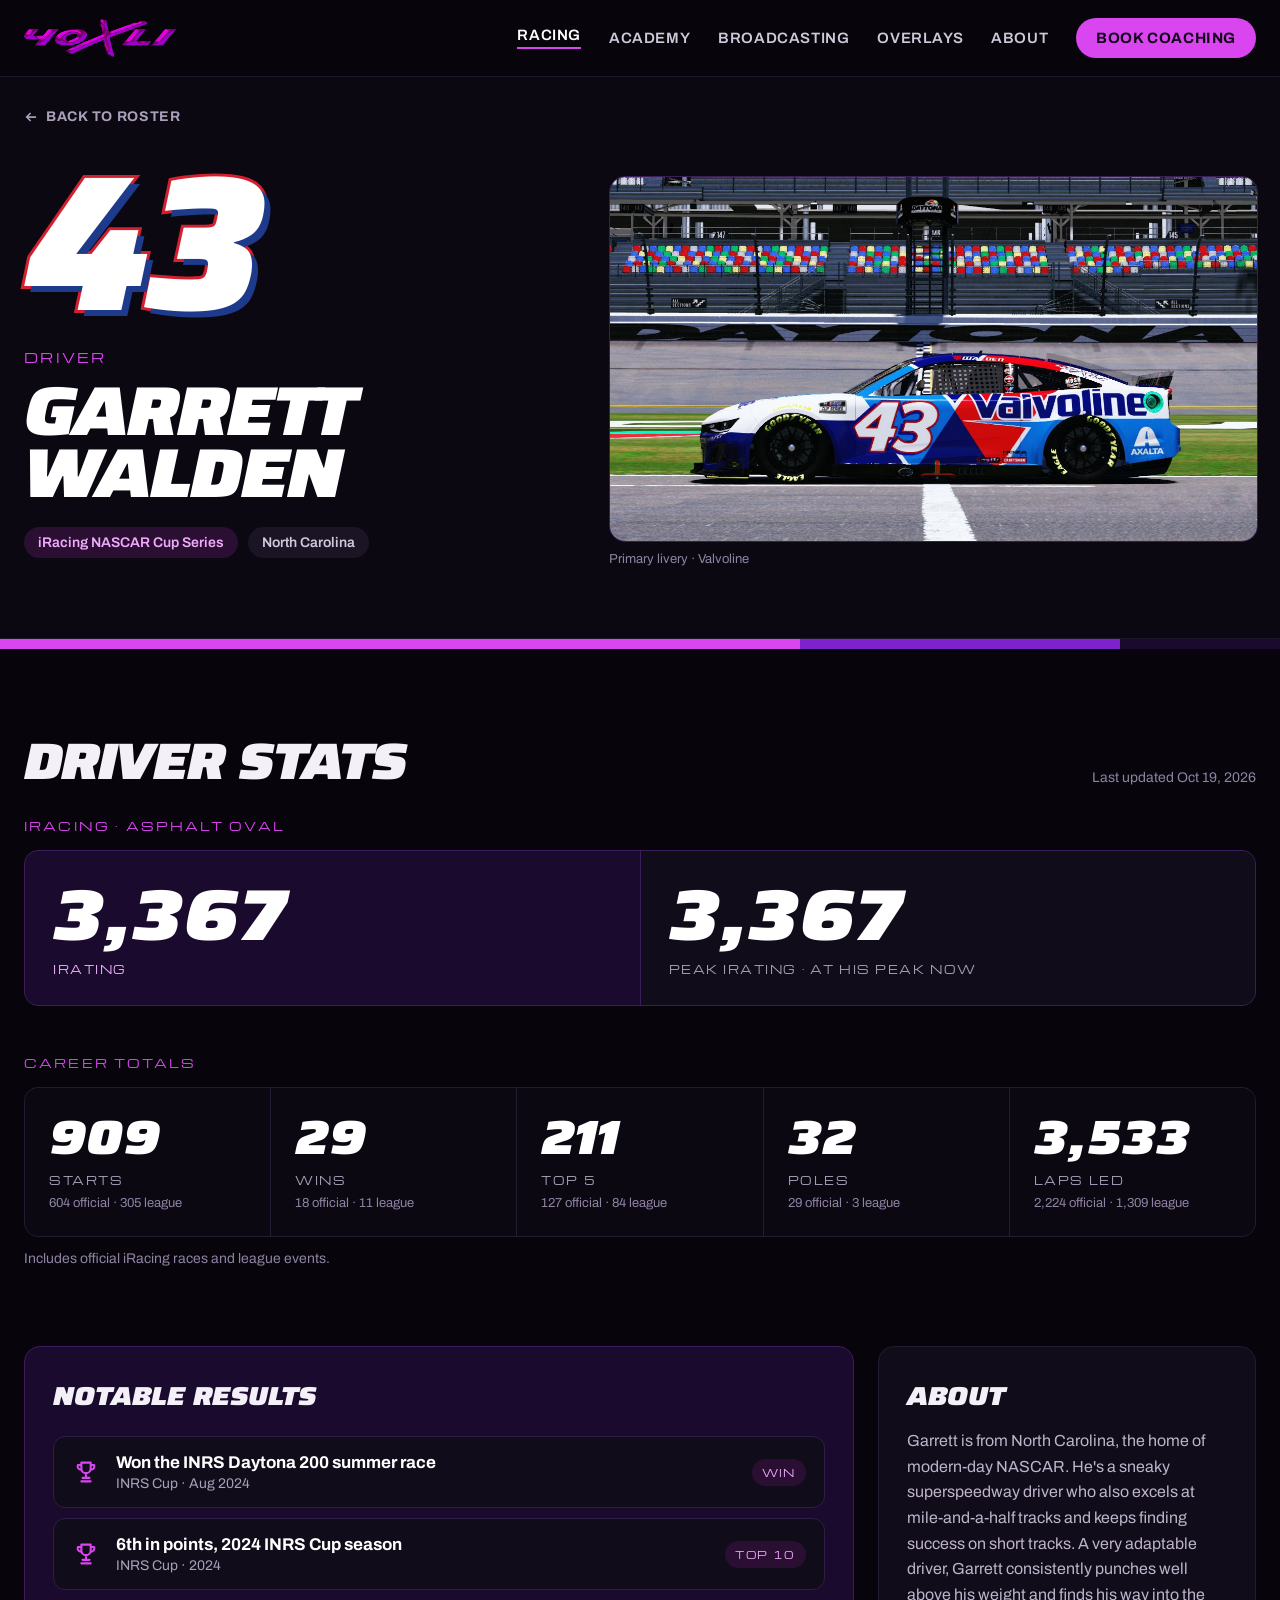
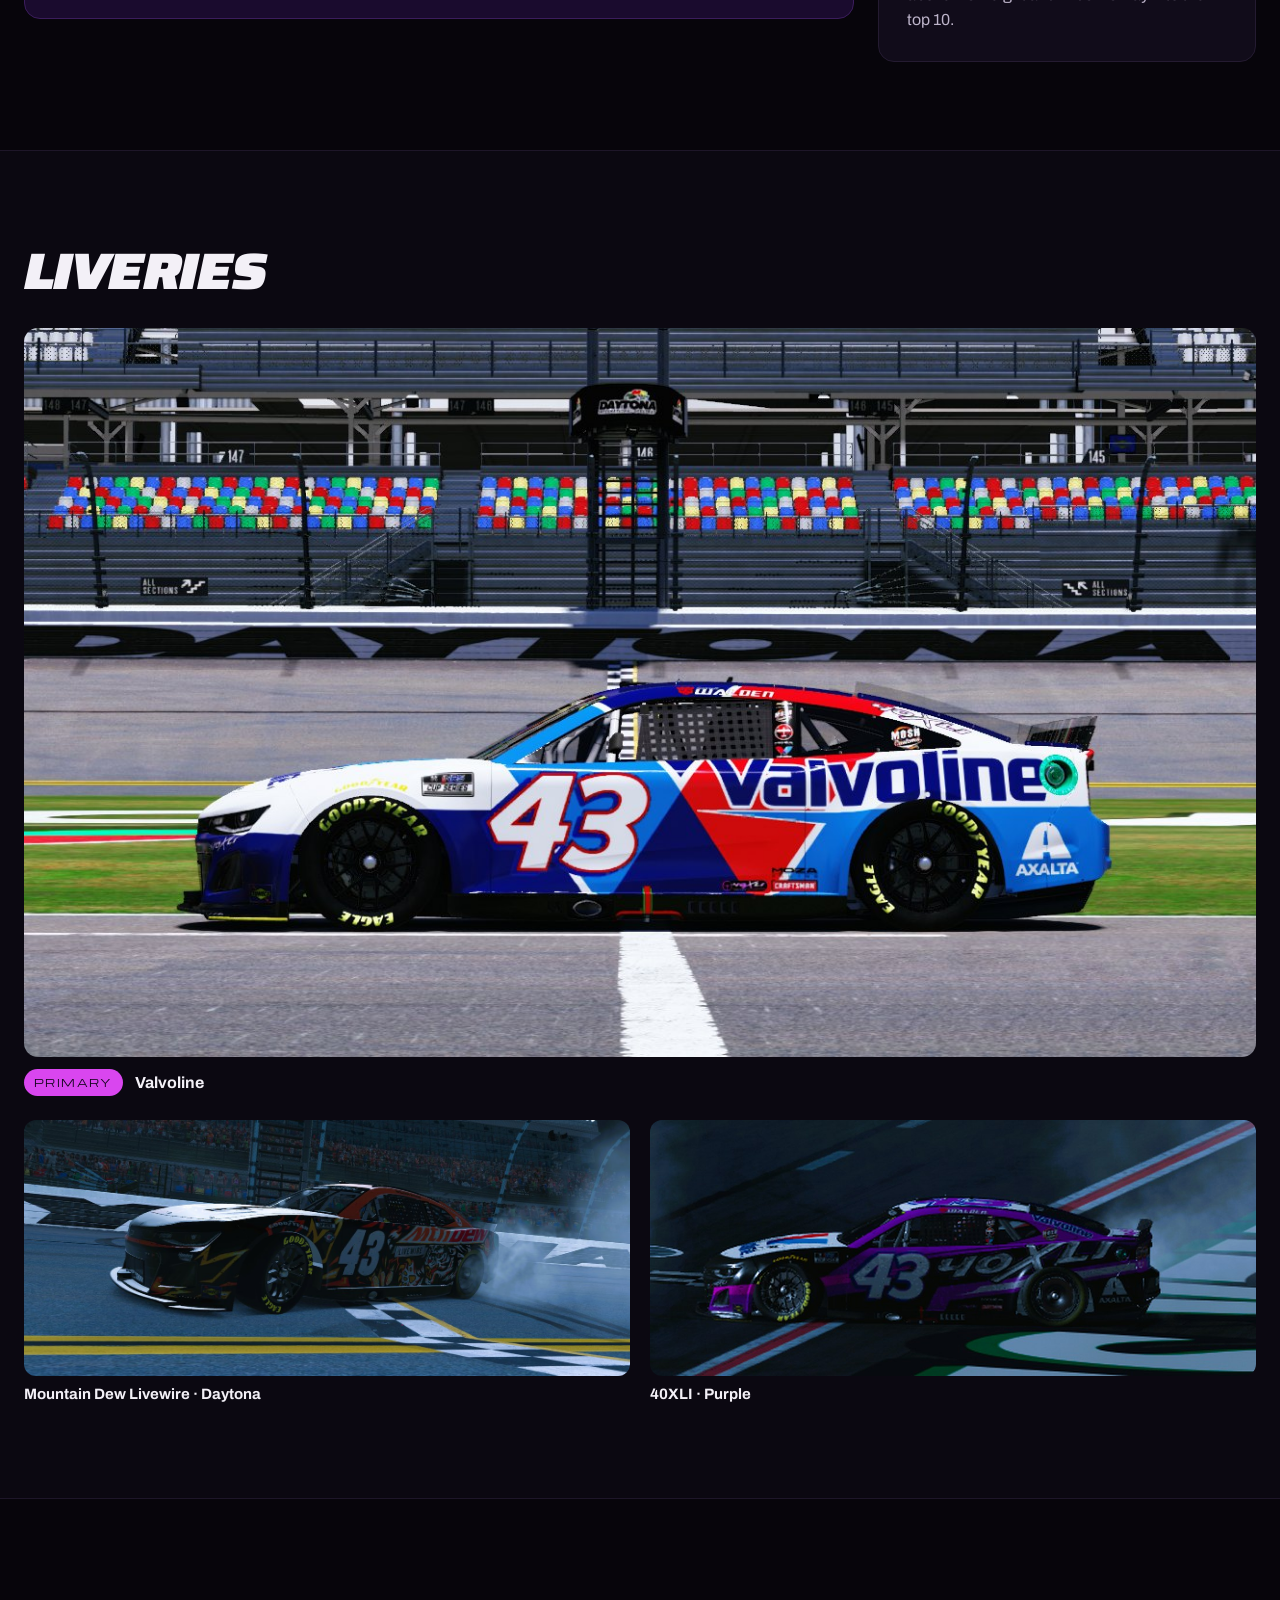
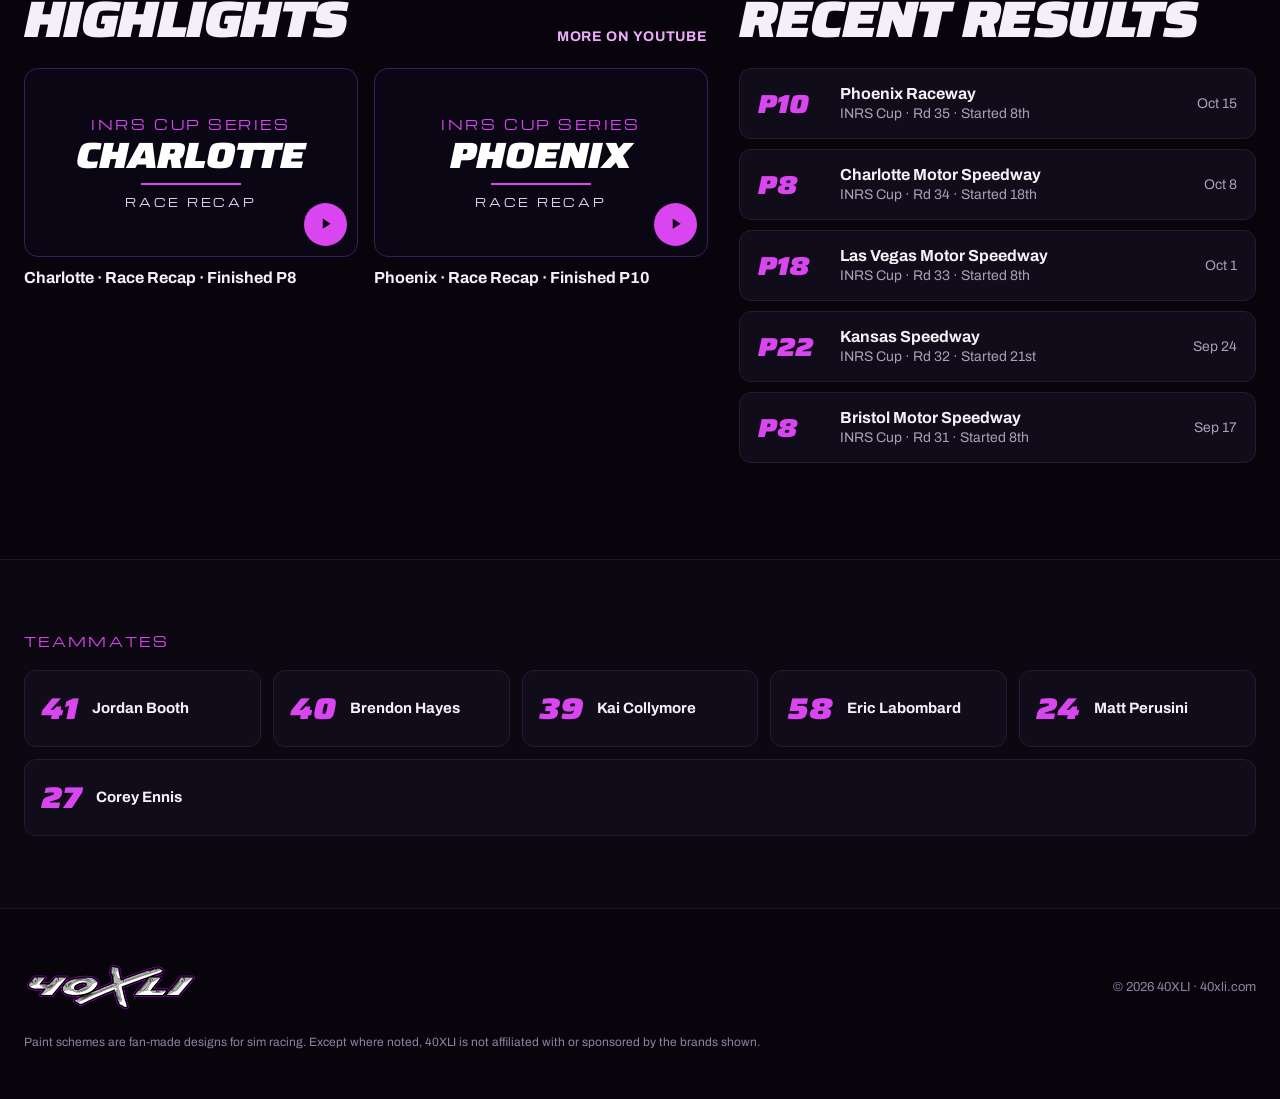
<file: drivers/garrett-walden/index.html>
<!doctype html>
<html lang="en">
<head>
<meta charset="utf-8">
<meta name="viewport" content="width=device-width, initial-scale=1">
<title>Garrett Walden — 40XLI Racing</title>
<meta name="description" content="Garrett Walden — driver profile, stats, liveries and highlights from the 40XLI iRacing team.">
<meta property="og:type" content="website">
<meta property="og:site_name" content="40XLI">
<meta property="og:title" content="Garrett Walden — 40XLI Racing">
<meta property="og:description" content="Garrett Walden — driver profile, stats, liveries and highlights from the 40XLI iRacing team.">
<meta property="og:image" content="https://40xli.com/assets/img/b43e3a1b00c282f32f2c76c4612f6d7c.jpg">
<meta name="twitter:card" content="summary_large_image">
<meta name="theme-color" content="#07050B">
<link rel="icon" type="image/png" sizes="64x64" href="../../assets/favicon-64.png">
<link rel="apple-touch-icon" href="../../assets/apple-touch-icon.png">
<link rel="preconnect" href="https://fonts.googleapis.com">
<link rel="preconnect" href="https://fonts.gstatic.com" crossorigin>
<link href="https://fonts.googleapis.com/css2?family=Saira:ital,wdth,wght@1,50..125,700..900&amp;family=Michroma&amp;family=Archivo:wght@400;500;600;700&amp;display=swap" rel="stylesheet">
<link rel="stylesheet" href="../../assets/site.css">
</head>
<body>
<div style="width: 100%; background: rgb(7, 5, 11); color: rgb(243, 240, 247); font-family: Archivo, sans-serif; overflow: hidden;">

  
  <header style="border-bottom: 1px solid rgb(30, 22, 41);">
    <nav aria-label="Main" style="max-width: 1280px; margin: 0px auto; padding: 18px 24px; display: flex; flex-wrap: wrap; align-items: center; justify-content: space-between; gap: 16px;">
      <a href="../../" style="text-decoration: none;">
        <img src="../../assets/img/b43ddc08a0128ac7307b187be478bf04.png" alt="40XLI" style="height: 40px; width: auto; display: block;" decoding="async">
      </a>
      <div style="display: flex; flex-wrap: wrap; align-items: center; gap: 28px; font-size: 15px; font-weight: 600; letter-spacing: 0.04em; text-transform: uppercase;">
        <a href="../../#racing" style="color: rgb(255, 255, 255); text-decoration: none; border-bottom: 2px solid rgb(217, 70, 239); padding-bottom: 4px;">Racing</a>
        <a href="../../academy/" style="color: rgb(207, 200, 218); text-decoration: none;">Academy</a>
        <a href="../../broadcasting/" style="color: rgb(207, 200, 218); text-decoration: none;">Broadcasting</a>
        <a href="../../overlays/" style="color: rgb(207, 200, 218); text-decoration: none;">Overlays</a>
        <a href="../../#about" style="color: rgb(207, 200, 218); text-decoration: none;">About</a>
        <a href="../../academy/" style="background: rgb(217, 70, 239); color: rgb(20, 5, 28); text-decoration: none; padding: 12px 20px; border-radius: 999px; font-weight: 700;">Book coaching</a>
      </div>
    </nav>
  </header>

  
  <section style="background: rgb(11, 8, 17); border-bottom: 1px solid rgb(30, 22, 41);">
    <div style="max-width: 1280px; margin: 0px auto; padding: 32px 24px 0px;">
      <a href="../../#racing" style="display: inline-flex; align-items: center; gap: 8px; font-size: 14px; font-weight: 700; text-transform: uppercase; letter-spacing: 0.05em; color: rgb(169, 159, 184); text-decoration: none;">
        <svg width="14" height="14" viewBox="0 0 16 16" fill="none" aria-hidden="true"><path d="M13 8H3M7 4L3 8l4 4" stroke="currentColor" stroke-width="2" stroke-linecap="round" stroke-linejoin="round"></path></svg>Back to roster</a>
    </div>
    <div style="max-width: 1280px; margin: 0px auto; padding: 40px 24px 72px; display: flex; flex-wrap: wrap; align-items: flex-end; gap: 48px;">
      <div style="flex: 1 1 440px; min-width: 0px; display: flex; flex-wrap: wrap; align-items: flex-end; gap: 28px;">
        <span aria-hidden="true" style="font-family: Saira, sans-serif; font-stretch: 100%; font-style: italic; font-weight: 900; font-size: clamp(130px, 15vw, 220px); line-height: 0.8; letter-spacing: -0.02em; color: rgb(255, 255, 255); -webkit-text-stroke: 6px rgb(211, 32, 47); paint-order: stroke; text-shadow: rgb(30, 58, 138) 6px 6px 0px;">43</span>
        <div style="min-width: 0px; padding-bottom: 8px;">
          <p style="margin: 0px; font-family: Michroma, sans-serif; font-size: 13px; letter-spacing: 0.18em; color: rgb(217, 70, 239);">DRIVER</p>
          <h1 style="margin: 14px 0px 0px; font-family: Saira, sans-serif; font-stretch: 125%; font-style: italic; font-weight: 900; font-size: clamp(40px, 5.4vw, 76px); line-height: 0.9; letter-spacing: -0.03em; text-transform: uppercase; color: rgb(255, 255, 255);">Garrett<br>Walden</h1>
          <div style="margin-top: 22px; display: flex; flex-wrap: wrap; gap: 10px;">
            <span style="font-size: 14px; font-weight: 600; color: rgb(240, 171, 252); background: rgb(42, 15, 51); padding: 8px 14px; border-radius: 999px;">iRacing NASCAR Cup Series</span>
            <span style="font-size: 14px; font-weight: 600; color: rgb(207, 200, 218); background: rgb(26, 20, 36); padding: 8px 14px; border-radius: 999px;">North Carolina</span>
          </div>
        </div>
      </div>
      <figure style="flex: 1.3 1 520px; min-width: 0px; margin: 0px;">
        <img src="../../assets/img/b43e3a1b00c282f32f2c76c4612f6d7c.jpg" alt="The #43 Valvoline Chevrolet Camaro at Daytona" style="width: 100%; aspect-ratio: 16 / 9; object-fit: cover; display: block; border-radius: 16px; border: 1px solid rgb(59, 29, 92);" loading="lazy" decoding="async">
        <figcaption style="margin-top: 10px; font-size: 13px; color: rgb(143, 130, 163);">Primary livery · Valvoline</figcaption>
      </figure>
    </div>
  </section>

  <div aria-hidden="true" style="display: flex; height: 10px;">
    <div style="flex: 5 1 0%; background: rgb(217, 70, 239);"></div>
    <div style="flex: 2 1 0%; background: rgb(126, 34, 206);"></div>
    <div style="flex: 1 1 0%; background: rgb(26, 11, 46);"></div>
  </div>

  
  <section style="max-width: 1280px; margin: 0px auto; padding: 88px 24px 40px;">
    <div style="display: flex; flex-wrap: wrap; align-items: flex-end; justify-content: space-between; gap: 16px; margin-bottom: 32px;">
      <h2 style="margin: 0px; font-family: Saira, sans-serif; font-stretch: 125%; font-style: italic; font-weight: 900; font-size: clamp(30px, 4vw, 54px); line-height: 0.95; letter-spacing: -0.03em; text-transform: uppercase;">Driver stats</h2>
      <p style="margin: 0px; font-size: 14px; color: rgb(143, 130, 163);">Last updated Oct 19, 2026</p>
    </div>

    <p style="margin: 0px 0px 16px; font-family: Michroma, sans-serif; font-size: 12px; letter-spacing: 0.18em; color: rgb(217, 70, 239);">IRACING · ASPHALT OVAL</p>
    <div style="display: flex; flex-wrap: wrap; gap: 1px; background: rgb(59, 29, 92); border: 1px solid rgb(59, 29, 92); border-radius: 14px; overflow: hidden;">
      <div style="flex: 1 1 280px; background: rgb(26, 11, 46); padding: 28px;">
        <p style="margin: 0px; font-family: Saira, sans-serif; font-stretch: 125%; font-style: italic; font-weight: 900; font-size: 72px; line-height: 1; color: rgb(255, 255, 255);">3,367</p>
        <p style="margin: 10px 0px 0px; font-family: Michroma, sans-serif; font-size: 11px; letter-spacing: 0.14em; color: rgb(240, 171, 252);">IRATING</p>
      </div>
      <div style="flex: 1 1 280px; background: rgb(17, 12, 26); padding: 28px;">
        <p style="margin: 0px; font-family: Saira, sans-serif; font-stretch: 125%; font-style: italic; font-weight: 900; font-size: 72px; line-height: 1; color: rgb(255, 255, 255);">3,367</p>
        <p style="margin: 10px 0px 0px; font-family: Michroma, sans-serif; font-size: 11px; letter-spacing: 0.14em; color: rgb(169, 159, 184);">PEAK IRATING · AT HIS PEAK NOW</p>
      </div>
    </div>

    <p style="margin: 48px 0px 16px; font-family: Michroma, sans-serif; font-size: 12px; letter-spacing: 0.18em; color: rgb(217, 70, 239);">CAREER TOTALS</p>
    <div style="display: flex; flex-wrap: wrap; gap: 1px; background: rgb(36, 27, 49); border: 1px solid rgb(36, 27, 49); border-radius: 14px; overflow: hidden;">
      
        <div style="flex: 1 1 170px; background: rgb(11, 8, 17); padding: 26px 24px;">
          <p style="margin: 0px; font-family: Saira, sans-serif; font-stretch: 125%; font-style: italic; font-weight: 900; font-size: 48px; line-height: 1; color: rgb(255, 255, 255);"><span class="sc-interp">909</span></p>
          <p style="margin: 10px 0px 0px; font-family: Michroma, sans-serif; font-size: 11px; letter-spacing: 0.14em; color: rgb(169, 159, 184);"><span class="sc-interp">STARTS</span></p>
          <p style="margin: 8px 0px 0px; font-size: 13px; color: rgb(143, 130, 163);"><span class="sc-interp">604 official · 305 league</span></p>
        </div>
      
        <div style="flex: 1 1 170px; background: rgb(11, 8, 17); padding: 26px 24px;">
          <p style="margin: 0px; font-family: Saira, sans-serif; font-stretch: 125%; font-style: italic; font-weight: 900; font-size: 48px; line-height: 1; color: rgb(255, 255, 255);"><span class="sc-interp">29</span></p>
          <p style="margin: 10px 0px 0px; font-family: Michroma, sans-serif; font-size: 11px; letter-spacing: 0.14em; color: rgb(169, 159, 184);"><span class="sc-interp">WINS</span></p>
          <p style="margin: 8px 0px 0px; font-size: 13px; color: rgb(143, 130, 163);"><span class="sc-interp">18 official · 11 league</span></p>
        </div>
      
        <div style="flex: 1 1 170px; background: rgb(11, 8, 17); padding: 26px 24px;">
          <p style="margin: 0px; font-family: Saira, sans-serif; font-stretch: 125%; font-style: italic; font-weight: 900; font-size: 48px; line-height: 1; color: rgb(255, 255, 255);"><span class="sc-interp">211</span></p>
          <p style="margin: 10px 0px 0px; font-family: Michroma, sans-serif; font-size: 11px; letter-spacing: 0.14em; color: rgb(169, 159, 184);"><span class="sc-interp">TOP 5</span></p>
          <p style="margin: 8px 0px 0px; font-size: 13px; color: rgb(143, 130, 163);"><span class="sc-interp">127 official · 84 league</span></p>
        </div>
      
        <div style="flex: 1 1 170px; background: rgb(11, 8, 17); padding: 26px 24px;">
          <p style="margin: 0px; font-family: Saira, sans-serif; font-stretch: 125%; font-style: italic; font-weight: 900; font-size: 48px; line-height: 1; color: rgb(255, 255, 255);"><span class="sc-interp">32</span></p>
          <p style="margin: 10px 0px 0px; font-family: Michroma, sans-serif; font-size: 11px; letter-spacing: 0.14em; color: rgb(169, 159, 184);"><span class="sc-interp">POLES</span></p>
          <p style="margin: 8px 0px 0px; font-size: 13px; color: rgb(143, 130, 163);"><span class="sc-interp">29 official · 3 league</span></p>
        </div>
      
        <div style="flex: 1 1 170px; background: rgb(11, 8, 17); padding: 26px 24px;">
          <p style="margin: 0px; font-family: Saira, sans-serif; font-stretch: 125%; font-style: italic; font-weight: 900; font-size: 48px; line-height: 1; color: rgb(255, 255, 255);"><span class="sc-interp">3,533</span></p>
          <p style="margin: 10px 0px 0px; font-family: Michroma, sans-serif; font-size: 11px; letter-spacing: 0.14em; color: rgb(169, 159, 184);"><span class="sc-interp">LAPS LED</span></p>
          <p style="margin: 8px 0px 0px; font-size: 13px; color: rgb(143, 130, 163);"><span class="sc-interp">2,224 official · 1,309 league</span></p>
        </div>
      
    </div>
    <p style="margin: 14px 0px 0px; font-size: 14px; color: rgb(143, 130, 163);">Includes official iRacing races and league events.</p>
  </section>

  
  <section style="max-width: 1280px; margin: 0px auto; padding: 40px 24px 88px; display: flex; flex-wrap: wrap; gap: 24px; align-items: flex-start;">
    <div style="flex: 999 1 620px; min-width: 0px; background: rgb(26, 11, 46); border: 1px solid rgb(59, 29, 92); border-radius: 16px; padding: 28px;">
      <h3 style="margin: 0px 0px 20px; font-family: Saira, sans-serif; font-stretch: 125%; font-style: italic; font-weight: 900; font-size: 26px; text-transform: uppercase;">Notable results</h3>
      <div style="display: flex; flex-direction: column; gap: 10px;">
        
          <div style="display: flex; align-items: center; gap: 16px; background: rgb(17, 12, 26); border: 1px solid rgb(46, 31, 66); border-radius: 12px; padding: 16px 18px;">
            <svg width="28" height="28" viewBox="0 0 24 24" fill="none" aria-hidden="true" style="flex: 0 0 auto;"><path d="M8 4h8v5a4 4 0 0 1-8 0V4zM8 6H5a3 3 0 0 0 3 4M16 6h3a3 3 0 0 1-3 4M12 13v4M8 20h8M9 17h6" stroke="#D946EF" stroke-width="1.8" stroke-linecap="round" stroke-linejoin="round"></path></svg>
            <div style="flex: 1 1 auto; min-width: 0px;">
              <p style="margin: 0px; font-weight: 700; font-size: 17px; color: rgb(255, 255, 255);"><span class="sc-interp">Won the INRS Daytona 200 summer race</span></p>
              <p style="margin: 4px 0px 0px; font-size: 14px; color: rgb(169, 159, 184);"><span class="sc-interp">INRS Cup · Aug 2024</span></p>
            </div>
            <span style="flex: 0 0 auto; font-family: Michroma, sans-serif; font-size: 10px; letter-spacing: 0.14em; color: rgb(240, 171, 252); background: rgb(42, 15, 51); padding: 6px 10px; border-radius: 999px;"><span class="sc-interp">WIN</span></span>
          </div>
        
          <div style="display: flex; align-items: center; gap: 16px; background: rgb(17, 12, 26); border: 1px solid rgb(46, 31, 66); border-radius: 12px; padding: 16px 18px;">
            <svg width="28" height="28" viewBox="0 0 24 24" fill="none" aria-hidden="true" style="flex: 0 0 auto;"><path d="M8 4h8v5a4 4 0 0 1-8 0V4zM8 6H5a3 3 0 0 0 3 4M16 6h3a3 3 0 0 1-3 4M12 13v4M8 20h8M9 17h6" stroke="#D946EF" stroke-width="1.8" stroke-linecap="round" stroke-linejoin="round"></path></svg>
            <div style="flex: 1 1 auto; min-width: 0px;">
              <p style="margin: 0px; font-weight: 700; font-size: 17px; color: rgb(255, 255, 255);"><span class="sc-interp">6th in points, 2024 INRS Cup season</span></p>
              <p style="margin: 4px 0px 0px; font-size: 14px; color: rgb(169, 159, 184);"><span class="sc-interp">INRS Cup · 2024</span></p>
            </div>
            <span style="flex: 0 0 auto; font-family: Michroma, sans-serif; font-size: 10px; letter-spacing: 0.14em; color: rgb(240, 171, 252); background: rgb(42, 15, 51); padding: 6px 10px; border-radius: 999px;"><span class="sc-interp">TOP 10</span></span>
          </div>
        
      </div>
    </div>
    <div style="flex: 1 1 320px; min-width: 0px; background: rgb(17, 12, 26); border: 1px solid rgb(36, 27, 49); border-radius: 16px; padding: 28px;">
      <h3 style="margin: 0px 0px 12px; font-family: Saira, sans-serif; font-stretch: 125%; font-style: italic; font-weight: 900; font-size: 26px; text-transform: uppercase;">About</h3>
      <p style="margin: 0px; font-size: 16px; line-height: 1.6; color: rgb(189, 180, 202);">Garrett is from North Carolina, the home of modern-day NASCAR. He's a sneaky superspeedway driver who also excels at mile-and-a-half tracks and keeps finding success on short tracks. A very adaptable driver, Garrett consistently punches well above his weight and finds his way into the top 10.</p>
    </div>
  </section>

  
  <section style="background: rgb(11, 8, 17); border-top: 1px solid rgb(30, 22, 41); border-bottom: 1px solid rgb(30, 22, 41);">
    <div style="max-width: 1280px; margin: 0px auto; padding: 96px 24px;">
      <h2 style="margin: 0px 0px 32px; font-family: Saira, sans-serif; font-stretch: 125%; font-style: italic; font-weight: 900; font-size: clamp(30px, 4vw, 54px); line-height: 0.95; letter-spacing: -0.03em; text-transform: uppercase;">Liveries</h2>
      <figure style="margin: 0px;">
        <img src="../../assets/img/b43e3a1b00c282f32f2c76c4612f6d7c.jpg" alt="Primary #43 livery: red, white and blue Valvoline Chevrolet Camaro" style="width: 100%; aspect-ratio: 1.69 / 1; object-fit: cover; display: block; border-radius: 14px;" loading="lazy" decoding="async">
        <figcaption style="margin-top: 12px; display: flex; flex-wrap: wrap; align-items: center; gap: 12px;">
          <span style="font-family: Michroma, sans-serif; font-size: 10px; letter-spacing: 0.14em; color: rgb(20, 5, 28); background: rgb(217, 70, 239); padding: 6px 10px; border-radius: 999px;">PRIMARY</span>
          <span style="font-weight: 700; font-size: 16px;">Valvoline</span>
        </figcaption>
      </figure>
      <div class="livery-carousel" style="margin-top: 24px;" data-count="2">
        <button type="button" class="lc-btn lc-prev" aria-label="Previous liveries"><svg width="22" height="22" viewBox="0 0 24 24" fill="none" aria-hidden="true"><path d="M15 5l-7 7 7 7" stroke="currentColor" stroke-width="2.4" stroke-linecap="round" stroke-linejoin="round"/></svg></button>
        <div class="livery-track" aria-label="More liveries">
        <figure style="flex: 1 1 300px; min-width: 0px; margin: 0px;">
          <img src="../../assets/img/c134ea8a5cd655d9ca087c0b16784443.jpg" alt="Black and orange Mountain Dew Livewire #43 Chevrolet Camaro doing a burnout at Daytona" style="width: 100%; aspect-ratio: 2.36 / 1; object-fit: cover; display: block; border-radius: 12px;" loading="lazy" decoding="async">
          <figcaption style="margin-top: 10px; font-weight: 700; font-size: 15px;">Mountain Dew Livewire · Daytona</figcaption>
        </figure>
        <figure style="flex: 1 1 300px; min-width: 0px; margin: 0px;">
          <img src="../../assets/img/110aa63a39dd7d544eb277d3617c113d.jpg" alt="Purple, black and white 40XLI #43 Chevrolet Camaro doing a burnout at night" style="width: 100%; aspect-ratio: 2.36 / 1; object-fit: cover; display: block; border-radius: 12px;" loading="lazy" decoding="async">
          <figcaption style="margin-top: 10px; font-weight: 700; font-size: 15px;">40XLI · Purple</figcaption>
        </figure>
      </div>
        <button type="button" class="lc-btn lc-next" aria-label="Next liveries"><svg width="22" height="22" viewBox="0 0 24 24" fill="none" aria-hidden="true"><path d="M9 5l7 7-7 7" stroke="currentColor" stroke-width="2.4" stroke-linecap="round" stroke-linejoin="round"/></svg></button>
      </div>
    </div>
  </section>

  
  <section style="max-width: 1280px; margin: 0px auto; padding: 96px 24px; display: flex; flex-wrap: wrap; gap: 32px; align-items: flex-start;">
    <div style="flex: 1.3 1 480px; min-width: 0px;">
      <div style="display: flex; flex-wrap: wrap; align-items: flex-end; justify-content: space-between; gap: 16px; margin-bottom: 24px;">
        <h2 style="margin: 0px; font-family: Saira, sans-serif; font-stretch: 125%; font-style: italic; font-weight: 900; font-size: clamp(30px, 4vw, 54px); line-height: 0.95; letter-spacing: -0.03em; text-transform: uppercase;">Highlights</h2>
        <a href="https://www.youtube.com/@40XLIRacing" style="font-weight: 700; text-transform: uppercase; letter-spacing: 0.05em; font-size: 14px; color: rgb(240, 171, 252); text-decoration: none;" target="_blank" rel="noopener">More on YouTube</a>
      </div>
      <div style="display: flex; flex-wrap: wrap; gap: 16px;">
        
          <a href="https://www.youtube.com/watch?v=nsWOGbZe7Hk" style="flex: 1 1 240px; display: block; text-decoration: none; color: inherit;" target="_blank" rel="noopener">
            <div style="position: relative; container-type: inline-size; aspect-ratio: 16 / 9; background: rgb(11, 6, 20); border: 1px solid rgb(59, 29, 92); border-radius: 14px; overflow: hidden; display: flex; flex-direction: column; align-items: center; justify-content: center;">
              <span style="font-family: Michroma, sans-serif; font-size: 3.8cqw; letter-spacing: 0.2em; color: rgb(217, 70, 239);">INRS CUP SERIES</span>
              <span style="margin-top: 1.5cqw; font-family: Saira, sans-serif; font-stretch: 125%; font-style: italic; font-weight: 900; font-size: 11cqw; line-height: 1; text-transform: uppercase; color: rgb(255, 255, 255);"><span class="sc-interp">Charlotte</span></span>
              <span aria-hidden="true" style="margin-top: 2.5cqw; width: 30%; height: 0.8cqw; background: rgb(217, 70, 239);"></span>
              <span style="margin-top: 2.5cqw; font-family: Michroma, sans-serif; font-size: 3.4cqw; letter-spacing: 0.24em; color: rgb(233, 213, 255);">RACE RECAP</span>
              <span aria-hidden="true" style="position: absolute; right: 3cqw; bottom: 3cqw; width: 13cqw; height: 13cqw; border-radius: 999px; background: rgb(217, 70, 239); display: flex; align-items: center; justify-content: center;">
                <svg width="40%" height="40%" viewBox="0 0 24 24" fill="#14051C" aria-hidden="true"><path d="M8 5v14l11-7z"></path></svg>
              </span>
            </div>
            <p style="margin: 12px 0px 0px; font-weight: 700; font-size: 16px;"><span class="sc-interp">Charlotte · Race Recap · Finished P8</span></p>
          </a>
        
          <a href="https://www.youtube.com/watch?v=GcZRjCu5MS0" style="flex: 1 1 240px; display: block; text-decoration: none; color: inherit;" target="_blank" rel="noopener">
            <div style="position: relative; container-type: inline-size; aspect-ratio: 16 / 9; background: rgb(11, 6, 20); border: 1px solid rgb(59, 29, 92); border-radius: 14px; overflow: hidden; display: flex; flex-direction: column; align-items: center; justify-content: center;">
              <span style="font-family: Michroma, sans-serif; font-size: 3.8cqw; letter-spacing: 0.2em; color: rgb(217, 70, 239);">INRS CUP SERIES</span>
              <span style="margin-top: 1.5cqw; font-family: Saira, sans-serif; font-stretch: 125%; font-style: italic; font-weight: 900; font-size: 11cqw; line-height: 1; text-transform: uppercase; color: rgb(255, 255, 255);"><span class="sc-interp">Phoenix</span></span>
              <span aria-hidden="true" style="margin-top: 2.5cqw; width: 30%; height: 0.8cqw; background: rgb(217, 70, 239);"></span>
              <span style="margin-top: 2.5cqw; font-family: Michroma, sans-serif; font-size: 3.4cqw; letter-spacing: 0.24em; color: rgb(233, 213, 255);">RACE RECAP</span>
              <span aria-hidden="true" style="position: absolute; right: 3cqw; bottom: 3cqw; width: 13cqw; height: 13cqw; border-radius: 999px; background: rgb(217, 70, 239); display: flex; align-items: center; justify-content: center;">
                <svg width="40%" height="40%" viewBox="0 0 24 24" fill="#14051C" aria-hidden="true"><path d="M8 5v14l11-7z"></path></svg>
              </span>
            </div>
            <p style="margin: 12px 0px 0px; font-weight: 700; font-size: 16px;"><span class="sc-interp">Phoenix · Race Recap · Finished P10</span></p>
          </a>
        
      </div>
    </div>
    <div style="flex: 1 1 360px; min-width: 0px;">
      <h2 style="margin: 0px 0px 24px; font-family: Saira, sans-serif; font-stretch: 125%; font-style: italic; font-weight: 900; font-size: clamp(30px, 4vw, 54px); line-height: 0.95; letter-spacing: -0.03em; text-transform: uppercase;">Recent results</h2>
      <div style="display: flex; flex-direction: column; gap: 10px;">
        
          <div style="display: flex; align-items: center; gap: 18px; background: rgb(17, 12, 26); border: 1px solid rgb(36, 27, 49); border-radius: 12px; padding: 14px 18px;">
            <span style="flex: 0 0 64px; font-family: Saira, sans-serif; font-stretch: 125%; font-style: italic; font-weight: 900; font-size: 26px; color: rgb(217, 70, 239);"><span class="sc-interp">P10</span></span>
            <div style="flex: 1 1 auto; min-width: 0px;">
              <p style="margin: 0px; font-weight: 700; font-size: 16px;"><span class="sc-interp">Phoenix Raceway</span></p>
              <p style="margin: 4px 0px 0px; font-size: 14px; color: rgb(169, 159, 184);"><span class="sc-interp">INRS Cup · Rd 35 · Started 8th</span></p>
            </div>
            <span style="font-size: 14px; color: rgb(169, 159, 184);"><span class="sc-interp">Oct 15</span></span>
          </div>
        
          <div style="display: flex; align-items: center; gap: 18px; background: rgb(17, 12, 26); border: 1px solid rgb(36, 27, 49); border-radius: 12px; padding: 14px 18px;">
            <span style="flex: 0 0 64px; font-family: Saira, sans-serif; font-stretch: 125%; font-style: italic; font-weight: 900; font-size: 26px; color: rgb(217, 70, 239);"><span class="sc-interp">P8</span></span>
            <div style="flex: 1 1 auto; min-width: 0px;">
              <p style="margin: 0px; font-weight: 700; font-size: 16px;"><span class="sc-interp">Charlotte Motor Speedway</span></p>
              <p style="margin: 4px 0px 0px; font-size: 14px; color: rgb(169, 159, 184);"><span class="sc-interp">INRS Cup · Rd 34 · Started 18th</span></p>
            </div>
            <span style="font-size: 14px; color: rgb(169, 159, 184);"><span class="sc-interp">Oct 8</span></span>
          </div>
        
          <div style="display: flex; align-items: center; gap: 18px; background: rgb(17, 12, 26); border: 1px solid rgb(36, 27, 49); border-radius: 12px; padding: 14px 18px;">
            <span style="flex: 0 0 64px; font-family: Saira, sans-serif; font-stretch: 125%; font-style: italic; font-weight: 900; font-size: 26px; color: rgb(217, 70, 239);"><span class="sc-interp">P18</span></span>
            <div style="flex: 1 1 auto; min-width: 0px;">
              <p style="margin: 0px; font-weight: 700; font-size: 16px;"><span class="sc-interp">Las Vegas Motor Speedway</span></p>
              <p style="margin: 4px 0px 0px; font-size: 14px; color: rgb(169, 159, 184);"><span class="sc-interp">INRS Cup · Rd 33 · Started 8th</span></p>
            </div>
            <span style="font-size: 14px; color: rgb(169, 159, 184);"><span class="sc-interp">Oct 1</span></span>
          </div>
        
          <div style="display: flex; align-items: center; gap: 18px; background: rgb(17, 12, 26); border: 1px solid rgb(36, 27, 49); border-radius: 12px; padding: 14px 18px;">
            <span style="flex: 0 0 64px; font-family: Saira, sans-serif; font-stretch: 125%; font-style: italic; font-weight: 900; font-size: 26px; color: rgb(217, 70, 239);"><span class="sc-interp">P22</span></span>
            <div style="flex: 1 1 auto; min-width: 0px;">
              <p style="margin: 0px; font-weight: 700; font-size: 16px;"><span class="sc-interp">Kansas Speedway</span></p>
              <p style="margin: 4px 0px 0px; font-size: 14px; color: rgb(169, 159, 184);"><span class="sc-interp">INRS Cup · Rd 32 · Started 21st</span></p>
            </div>
            <span style="font-size: 14px; color: rgb(169, 159, 184);"><span class="sc-interp">Sep 24</span></span>
          </div>
        
          <div style="display: flex; align-items: center; gap: 18px; background: rgb(17, 12, 26); border: 1px solid rgb(36, 27, 49); border-radius: 12px; padding: 14px 18px;">
            <span style="flex: 0 0 64px; font-family: Saira, sans-serif; font-stretch: 125%; font-style: italic; font-weight: 900; font-size: 26px; color: rgb(217, 70, 239);"><span class="sc-interp">P8</span></span>
            <div style="flex: 1 1 auto; min-width: 0px;">
              <p style="margin: 0px; font-weight: 700; font-size: 16px;"><span class="sc-interp">Bristol Motor Speedway</span></p>
              <p style="margin: 4px 0px 0px; font-size: 14px; color: rgb(169, 159, 184);"><span class="sc-interp">INRS Cup · Rd 31 · Started 8th</span></p>
            </div>
            <span style="font-size: 14px; color: rgb(169, 159, 184);"><span class="sc-interp">Sep 17</span></span>
          </div>
        
      </div>
    </div>
  </section>

  
  <section style="background: rgb(11, 8, 17); border-top: 1px solid rgb(30, 22, 41);">
    <div style="max-width: 1280px; margin: 0px auto; padding: 72px 24px;">
      <p style="margin: 0px 0px 20px; font-family: Michroma, sans-serif; font-size: 13px; letter-spacing: 0.18em; color: rgb(217, 70, 239);">TEAMMATES</p>
      <div style="display: flex; flex-wrap: wrap; gap: 12px;">
        
          <a href="../../drivers/jordan-booth/" style="flex: 1 1 170px; display: flex; align-items: center; gap: 14px; background: rgb(17, 12, 26); border: 1px solid rgb(36, 27, 49); border-radius: 12px; padding: 14px 16px; text-decoration: none; color: rgb(243, 240, 247);">
            <span style="font-family: Saira, sans-serif; font-stretch: 125%; font-style: italic; font-weight: 900; font-size: 30px; color: rgb(217, 70, 239);"><span class="sc-interp">41</span></span>
            <span style="font-weight: 700; font-size: 15px;"><span class="sc-interp">Jordan Booth</span></span>
          </a>
        
          <a href="../../drivers/brendon-hayes/" style="flex: 1 1 170px; display: flex; align-items: center; gap: 14px; background: rgb(17, 12, 26); border: 1px solid rgb(36, 27, 49); border-radius: 12px; padding: 14px 16px; text-decoration: none; color: rgb(243, 240, 247);">
            <span style="font-family: Saira, sans-serif; font-stretch: 125%; font-style: italic; font-weight: 900; font-size: 30px; color: rgb(217, 70, 239);"><span class="sc-interp">40</span></span>
            <span style="font-weight: 700; font-size: 15px;"><span class="sc-interp">Brendon Hayes</span></span>
          </a>
        
          <a href="../../drivers/kai-collymore/" style="flex: 1 1 170px; display: flex; align-items: center; gap: 14px; background: rgb(17, 12, 26); border: 1px solid rgb(36, 27, 49); border-radius: 12px; padding: 14px 16px; text-decoration: none; color: rgb(243, 240, 247);">
            <span style="font-family: Saira, sans-serif; font-stretch: 125%; font-style: italic; font-weight: 900; font-size: 30px; color: rgb(217, 70, 239);"><span class="sc-interp">39</span></span>
            <span style="font-weight: 700; font-size: 15px;"><span class="sc-interp">Kai Collymore</span></span>
          </a>
        
          <a href="../../drivers/eric-labombard/" style="flex: 1 1 170px; display: flex; align-items: center; gap: 14px; background: rgb(17, 12, 26); border: 1px solid rgb(36, 27, 49); border-radius: 12px; padding: 14px 16px; text-decoration: none; color: rgb(243, 240, 247);">
            <span style="font-family: Saira, sans-serif; font-stretch: 125%; font-style: italic; font-weight: 900; font-size: 30px; color: rgb(217, 70, 239);"><span class="sc-interp">58</span></span>
            <span style="font-weight: 700; font-size: 15px;"><span class="sc-interp">Eric Labombard</span></span>
          </a>
        
          <a href="../../drivers/matt-perusini/" style="flex: 1 1 170px; display: flex; align-items: center; gap: 14px; background: rgb(17, 12, 26); border: 1px solid rgb(36, 27, 49); border-radius: 12px; padding: 14px 16px; text-decoration: none; color: rgb(243, 240, 247);">
            <span style="font-family: Saira, sans-serif; font-stretch: 125%; font-style: italic; font-weight: 900; font-size: 30px; color: rgb(217, 70, 239);"><span class="sc-interp">24</span></span>
            <span style="font-weight: 700; font-size: 15px;"><span class="sc-interp">Matt Perusini</span></span>
          </a>
        
          <a href="../../drivers/corey-ennis/" style="flex: 1 1 170px; display: flex; align-items: center; gap: 14px; background: rgb(17, 12, 26); border: 1px solid rgb(36, 27, 49); border-radius: 12px; padding: 14px 16px; text-decoration: none; color: rgb(243, 240, 247);">
            <span style="font-family: Saira, sans-serif; font-stretch: 125%; font-style: italic; font-weight: 900; font-size: 30px; color: rgb(217, 70, 239);"><span class="sc-interp">27</span></span>
            <span style="font-weight: 700; font-size: 15px;"><span class="sc-interp">Corey Ennis</span></span>
          </a>
        
      </div>
    </div>
  </section>

  
  <footer style="max-width: 1280px; margin: 0px auto; padding: 56px 24px 48px; display: flex; flex-wrap: wrap; justify-content: space-between; gap: 16px; border-top: 1px solid rgb(30, 22, 41); font-size: 13px; color: rgb(143, 130, 163);">
    <img src="../../assets/img/806e2a63f663cae1a0bf0832217b07f8.png" alt="40XLI" style="height: 44px; width: auto; display: block;" loading="lazy" decoding="async">
    <span style="align-self: center;">© 2026 40XLI · 40xli.com</span>
    <p style="flex: 1 1 100%; margin: 8px 0px 0px; font-size: 12px; line-height: 1.5; color: rgb(143, 130, 163);">Paint schemes are fan-made designs for sim racing. Except where noted, 40XLI is not affiliated with or sponsored by the brands shown.</p>
  </footer></div>
<script src="../../assets/site.js" defer></script>
<!-- Cloudflare Web Analytics --><script type='module' src='https://static.cloudflareinsights.com/beacon.min.js' data-cf-beacon='{"token": "978e2b52c1194701a52cca0dc9f64d74"}'></script><!-- End Cloudflare Web Analytics -->
</body>
</html>
</file>
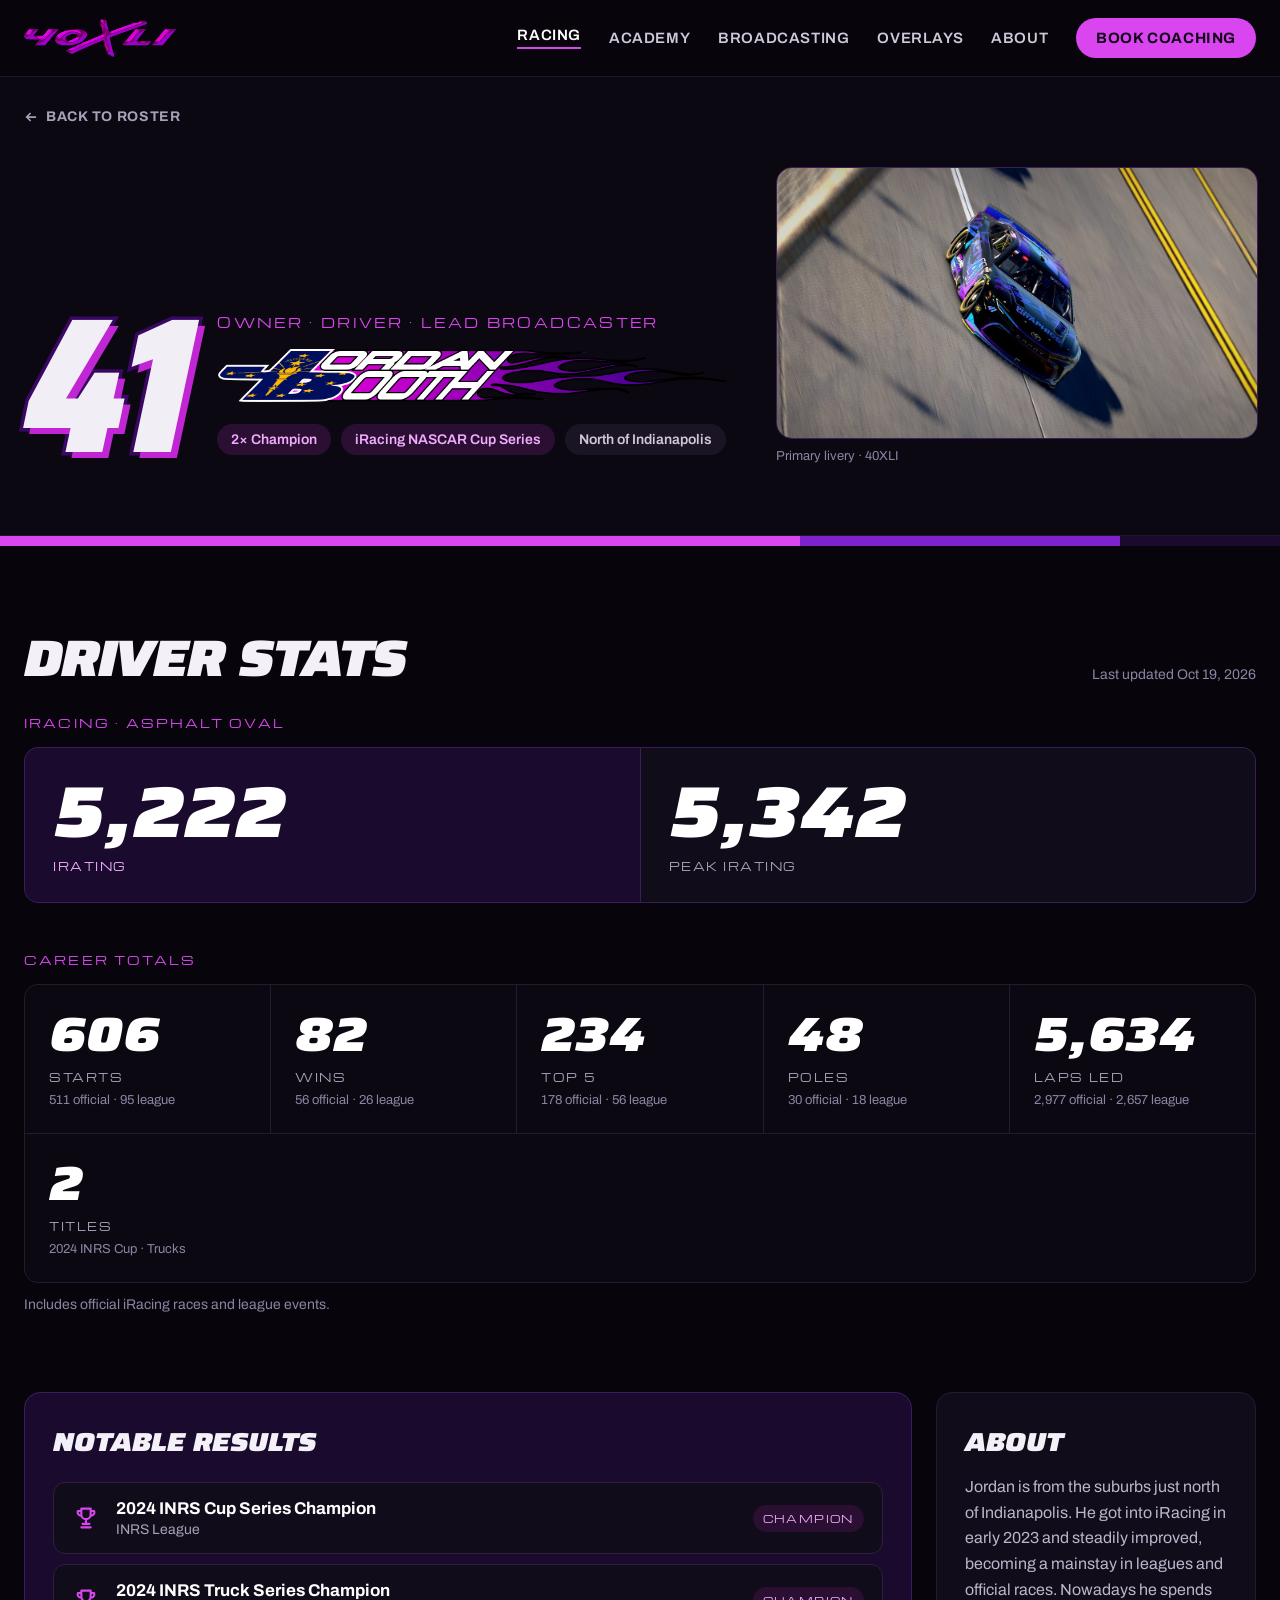
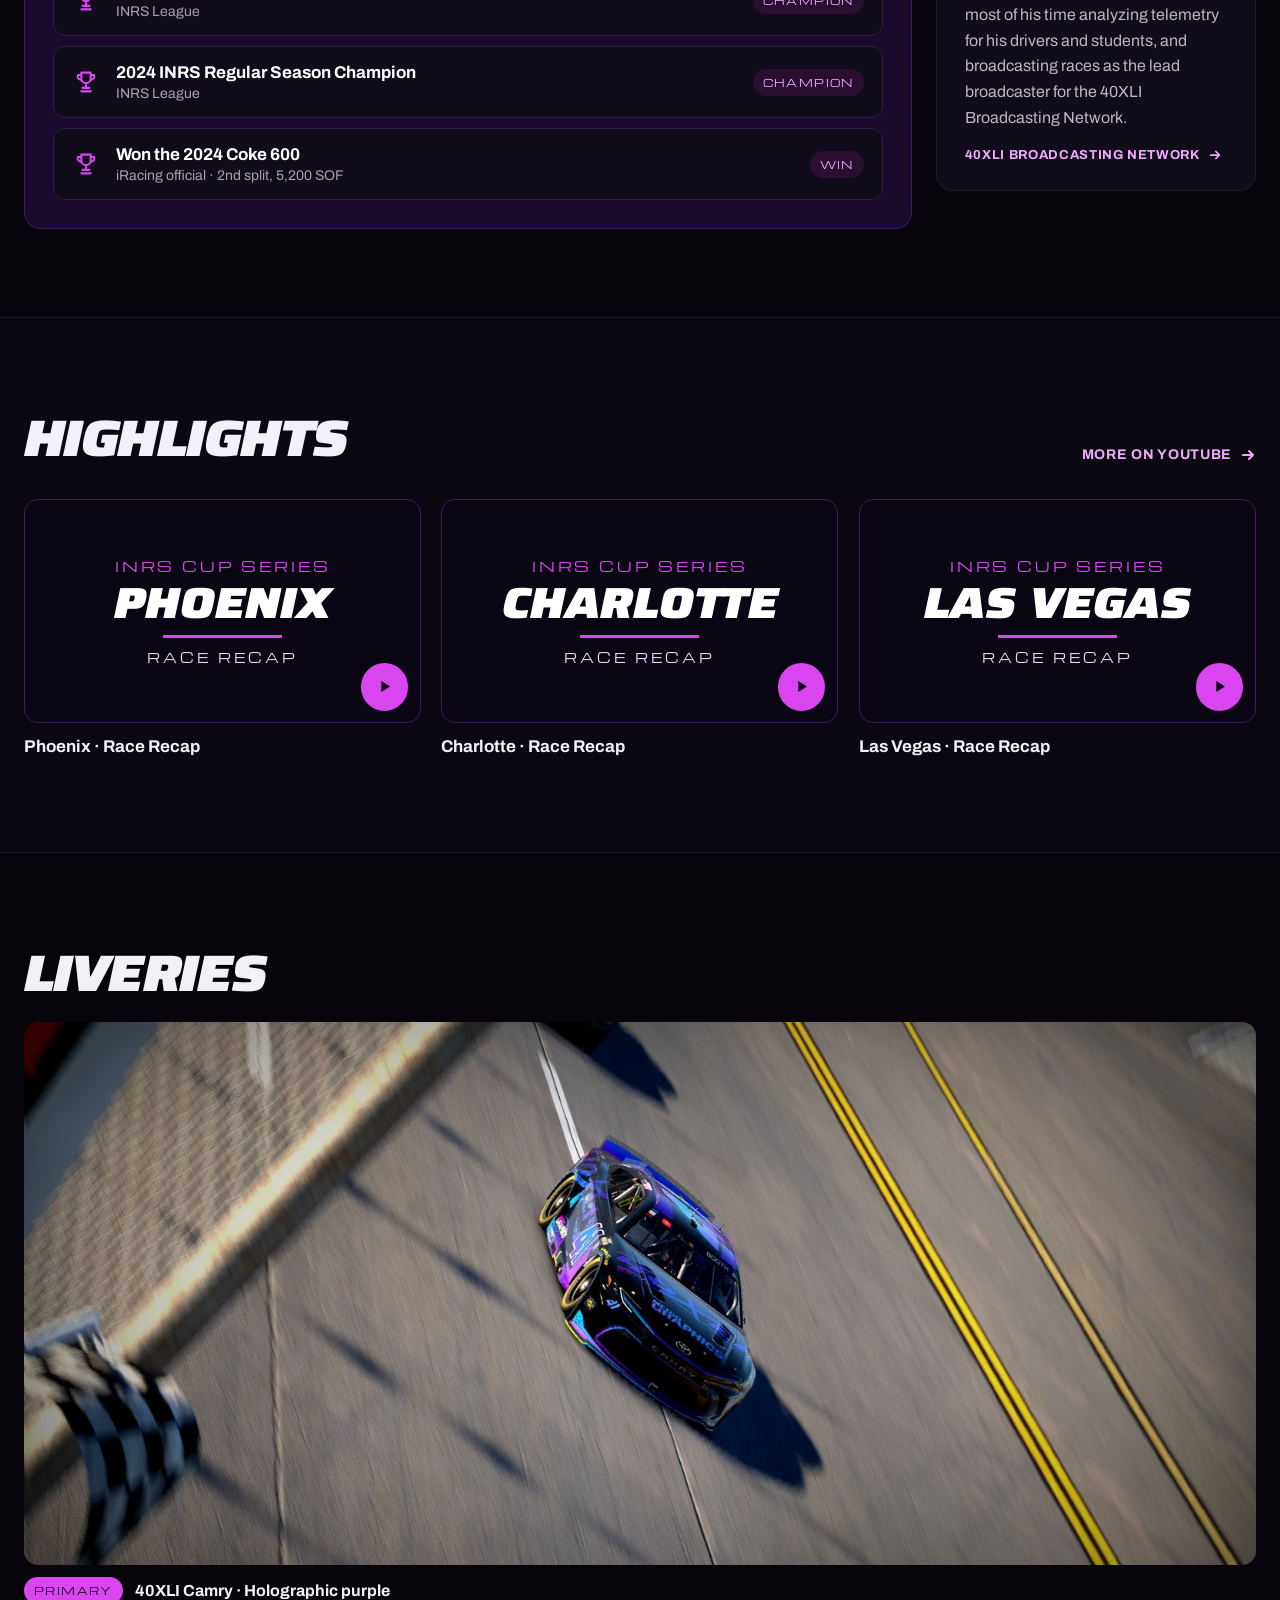
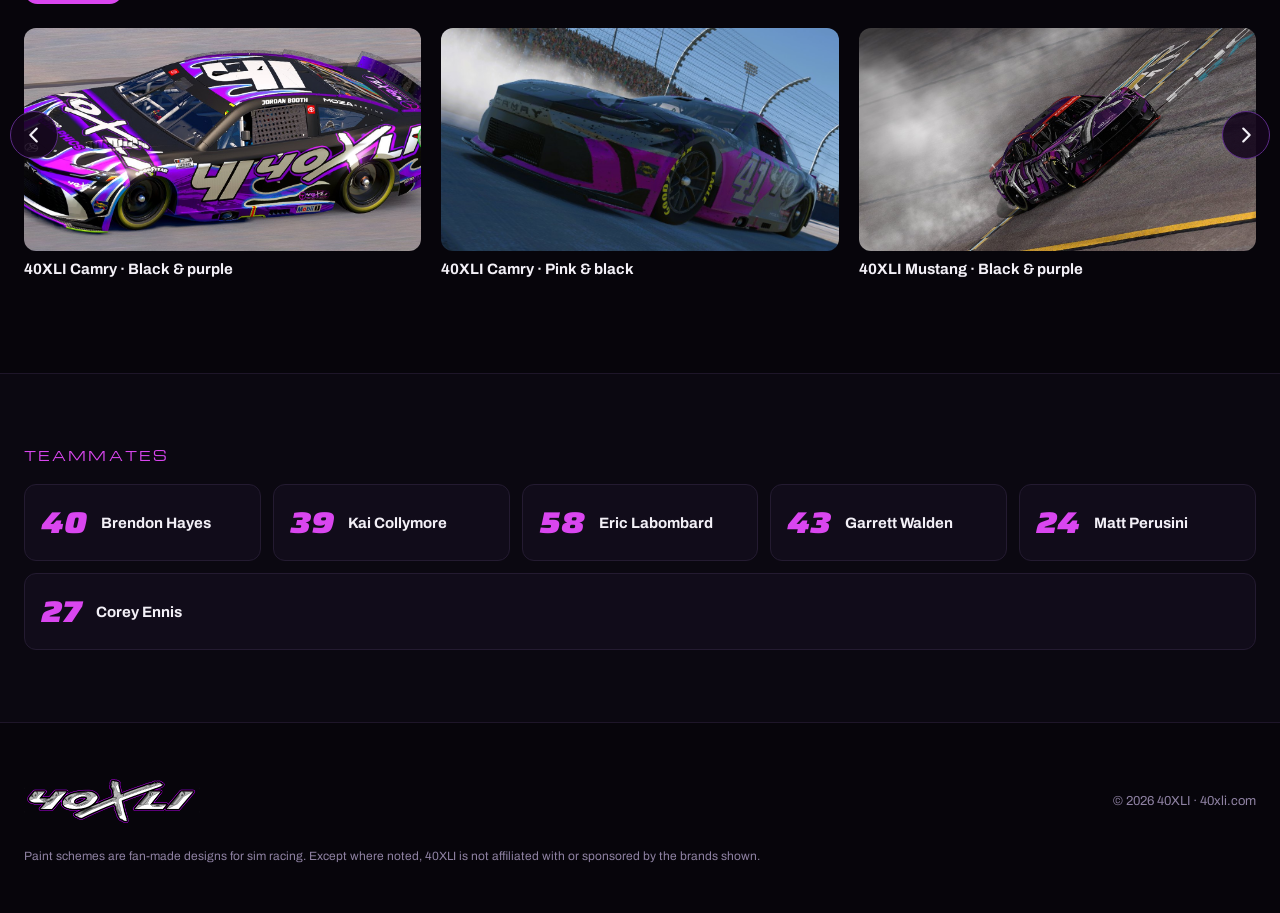
<file: drivers/jordan-booth/index.html>
<!doctype html>
<html lang="en">
<head>
<meta charset="utf-8">
<meta name="viewport" content="width=device-width, initial-scale=1">
<title>Jordan Booth — 40XLI Racing</title>
<meta name="description" content="Jordan Booth — driver profile, stats, liveries and highlights from the 40XLI iRacing team.">
<meta property="og:type" content="website">
<meta property="og:site_name" content="40XLI">
<meta property="og:title" content="Jordan Booth — 40XLI Racing">
<meta property="og:description" content="Jordan Booth — driver profile, stats, liveries and highlights from the 40XLI iRacing team.">
<meta property="og:image" content="https://40xli.com/assets/img/jordan-41-camry-holo.jpg">
<meta name="twitter:card" content="summary_large_image">
<meta name="theme-color" content="#07050B">
<link rel="icon" type="image/png" sizes="64x64" href="../../assets/favicon-64.png">
<link rel="apple-touch-icon" href="../../assets/apple-touch-icon.png">
<link rel="preconnect" href="https://fonts.googleapis.com">
<link rel="preconnect" href="https://fonts.gstatic.com" crossorigin>
<link href="https://fonts.googleapis.com/css2?family=Saira:ital,wdth,wght@1,50..125,700..900&amp;family=Michroma&amp;family=Archivo:wght@400;500;600;700&amp;display=swap" rel="stylesheet">
<link rel="stylesheet" href="../../assets/site.css">
</head>
<body>
<div style="width: 100%; background: rgb(7, 5, 11); color: rgb(243, 240, 247); font-family: Archivo, sans-serif; overflow: hidden;">

  
  <header style="border-bottom: 1px solid rgb(30, 22, 41);">
    <nav aria-label="Main" style="max-width: 1280px; margin: 0px auto; padding: 18px 24px; display: flex; flex-wrap: wrap; align-items: center; justify-content: space-between; gap: 16px;">
      <a href="../../" style="text-decoration: none;">
        <img src="../../assets/img/b43ddc08a0128ac7307b187be478bf04.png" alt="40XLI" style="height: 40px; width: auto; display: block;" decoding="async">
      </a>
      <div style="display: flex; flex-wrap: wrap; align-items: center; gap: 28px; font-size: 15px; font-weight: 600; letter-spacing: 0.04em; text-transform: uppercase;">
        <a href="../../#racing" style="color: rgb(255, 255, 255); text-decoration: none; border-bottom: 2px solid rgb(217, 70, 239); padding-bottom: 4px;">Racing</a>
        <a href="../../academy/" style="color: rgb(207, 200, 218); text-decoration: none;">Academy</a>
        <a href="../../broadcasting/" style="color: rgb(207, 200, 218); text-decoration: none;">Broadcasting</a>
        <a href="../../overlays/" style="color: rgb(207, 200, 218); text-decoration: none;">Overlays</a>
        <a href="../../#about" style="color: rgb(207, 200, 218); text-decoration: none;">About</a>
        <a href="../../academy/" style="background: rgb(217, 70, 239); color: rgb(20, 5, 28); text-decoration: none; padding: 12px 20px; border-radius: 999px; font-weight: 700;">Book coaching</a>
      </div>
    </nav>
  </header>

  
  <section style="position: relative; background: rgb(11, 8, 17); border-bottom: 1px solid rgb(30, 22, 41);">
    <div style="max-width: 1280px; margin: 0px auto; padding: 32px 24px 0px;">
      <a href="../../#racing" style="display: inline-flex; align-items: center; gap: 8px; font-size: 14px; font-weight: 700; text-transform: uppercase; letter-spacing: 0.05em; color: rgb(169, 159, 184); text-decoration: none;">
        <svg width="14" height="14" viewBox="0 0 16 16" fill="none" aria-hidden="true"><path d="M13 8H3M7 4L3 8l4 4" stroke="currentColor" stroke-width="2" stroke-linecap="round" stroke-linejoin="round"></path></svg>Back to roster</a>
    </div>
    <div style="max-width: 1280px; margin: 0px auto; padding: 40px 24px 72px; display: flex; flex-wrap: wrap; align-items: flex-end; gap: 48px;">
      <div style="flex: 999 1 560px; min-width: 0px; display: flex; flex-wrap: wrap; align-items: flex-end; gap: 32px;">
        <span aria-hidden="true" style="font-family: Saira, sans-serif; font-stretch: 88%; font-style: italic; font-weight: 900; font-size: clamp(130px, 15vw, 220px); line-height: 0.8; letter-spacing: -0.02em; color: rgb(242, 238, 246); -webkit-text-stroke: 7px rgb(59, 7, 100); paint-order: stroke; text-shadow: rgb(192, 38, 211) 6px 6px 0px;">41</span>
        <div style="flex: 1 1 340px; min-width: 0px; padding-bottom: 8px;">
          <p style="margin: 0px; font-family: Michroma, sans-serif; font-size: 13px; letter-spacing: 0.18em; color: rgb(217, 70, 239);">OWNER · DRIVER · LEAD BROADCASTER</p>
          <h1 style="margin: 18px 0px 0px; line-height: 0;">
            <img src="../../assets/img/878c4cd5c2caa926c0cfab5953830619.png" alt="Jordan Booth" style="width: 100%; max-width: 560px; height: auto; display: block;" decoding="async">
          </h1>
          <div style="margin-top: 22px; display: flex; flex-wrap: wrap; gap: 10px;">
            <span style="font-size: 14px; font-weight: 600; color: rgb(240, 171, 252); background: rgb(42, 15, 51); padding: 8px 14px; border-radius: 999px;">2× Champion</span>
            <span style="font-size: 14px; font-weight: 600; color: rgb(240, 171, 252); background: rgb(42, 15, 51); padding: 8px 14px; border-radius: 999px;">iRacing NASCAR Cup Series</span>
            <span style="font-size: 14px; font-weight: 600; color: rgb(207, 200, 218); background: rgb(26, 20, 36); padding: 8px 14px; border-radius: 999px;">North of Indianapolis</span>
          </div>
        </div>
      </div>
      <figure style="flex: 1.2 1 480px; min-width: 0px; margin: 0px;">
        <img src="../../assets/img/jordan-41-camry-holo-close.jpg" alt="The #41 40XLI Toyota Camry in black with purple and blue holographic graphics" style="width: 100%; aspect-ratio: 16 / 9; object-fit: cover; display: block; border-radius: 16px; border: 1px solid rgb(59, 29, 92);" loading="lazy" decoding="async">
        <figcaption style="margin-top: 10px; font-size: 13px; color: rgb(143, 130, 163);">Primary livery · 40XLI</figcaption>
      </figure>
    </div>
  </section>

  <div aria-hidden="true" style="display: flex; height: 10px;">
    <div style="flex: 5 1 0%; background: rgb(217, 70, 239);"></div>
    <div style="flex: 2 1 0%; background: rgb(126, 34, 206);"></div>
    <div style="flex: 1 1 0%; background: rgb(26, 11, 46);"></div>
  </div>

  
  <section style="max-width: 1280px; margin: 0px auto; padding: 88px 24px 40px;">
    <div style="display: flex; flex-wrap: wrap; align-items: flex-end; justify-content: space-between; gap: 16px; margin-bottom: 32px;">
      <h2 style="margin: 0px; font-family: Saira, sans-serif; font-stretch: 125%; font-style: italic; font-weight: 900; font-size: clamp(30px, 4vw, 54px); line-height: 0.95; letter-spacing: -0.03em; text-transform: uppercase;">Driver stats</h2>
      <p style="margin: 0px; font-size: 14px; color: rgb(143, 130, 163);">Last updated Oct 19, 2026</p>
    </div>

    <p style="margin: 0px 0px 16px; font-family: Michroma, sans-serif; font-size: 12px; letter-spacing: 0.18em; color: rgb(217, 70, 239);">IRACING · ASPHALT OVAL</p>
    <div style="display: flex; flex-wrap: wrap; gap: 1px; background: rgb(59, 29, 92); border: 1px solid rgb(59, 29, 92); border-radius: 14px; overflow: hidden;">
      <div style="flex: 1 1 280px; background: rgb(26, 11, 46); padding: 28px;">
        <p style="margin: 0px; font-family: Saira, sans-serif; font-stretch: 125%; font-style: italic; font-weight: 900; font-size: 72px; line-height: 1; color: rgb(255, 255, 255);">5,222</p>
        <p style="margin: 10px 0px 0px; font-family: Michroma, sans-serif; font-size: 11px; letter-spacing: 0.14em; color: rgb(240, 171, 252);">IRATING</p>
      </div>
      <div style="flex: 1 1 280px; background: rgb(17, 12, 26); padding: 28px;">
        <p style="margin: 0px; font-family: Saira, sans-serif; font-stretch: 125%; font-style: italic; font-weight: 900; font-size: 72px; line-height: 1; color: rgb(255, 255, 255);">5,342</p>
        <p style="margin: 10px 0px 0px; font-family: Michroma, sans-serif; font-size: 11px; letter-spacing: 0.14em; color: rgb(169, 159, 184);">PEAK IRATING</p>
      </div>
    </div>

    <p style="margin: 48px 0px 16px; font-family: Michroma, sans-serif; font-size: 12px; letter-spacing: 0.18em; color: rgb(217, 70, 239);">CAREER TOTALS</p>
    <div style="display: flex; flex-wrap: wrap; gap: 1px; background: rgb(36, 27, 49); border: 1px solid rgb(36, 27, 49); border-radius: 14px; overflow: hidden;">
      
        <div style="flex: 1 1 170px; background: rgb(11, 8, 17); padding: 26px 24px;">
          <p style="margin: 0px; font-family: Saira, sans-serif; font-stretch: 125%; font-style: italic; font-weight: 900; font-size: 48px; line-height: 1; color: rgb(255, 255, 255);"><span class="sc-interp">606</span></p>
          <p style="margin: 10px 0px 0px; font-family: Michroma, sans-serif; font-size: 11px; letter-spacing: 0.14em; color: rgb(169, 159, 184);"><span class="sc-interp">STARTS</span></p>
          <p style="margin: 8px 0px 0px; font-size: 13px; color: rgb(143, 130, 163);"><span class="sc-interp">511 official · 95 league</span></p>
        </div>
      
        <div style="flex: 1 1 170px; background: rgb(11, 8, 17); padding: 26px 24px;">
          <p style="margin: 0px; font-family: Saira, sans-serif; font-stretch: 125%; font-style: italic; font-weight: 900; font-size: 48px; line-height: 1; color: rgb(255, 255, 255);"><span class="sc-interp">82</span></p>
          <p style="margin: 10px 0px 0px; font-family: Michroma, sans-serif; font-size: 11px; letter-spacing: 0.14em; color: rgb(169, 159, 184);"><span class="sc-interp">WINS</span></p>
          <p style="margin: 8px 0px 0px; font-size: 13px; color: rgb(143, 130, 163);"><span class="sc-interp">56 official · 26 league</span></p>
        </div>
      
        <div style="flex: 1 1 170px; background: rgb(11, 8, 17); padding: 26px 24px;">
          <p style="margin: 0px; font-family: Saira, sans-serif; font-stretch: 125%; font-style: italic; font-weight: 900; font-size: 48px; line-height: 1; color: rgb(255, 255, 255);"><span class="sc-interp">234</span></p>
          <p style="margin: 10px 0px 0px; font-family: Michroma, sans-serif; font-size: 11px; letter-spacing: 0.14em; color: rgb(169, 159, 184);"><span class="sc-interp">TOP 5</span></p>
          <p style="margin: 8px 0px 0px; font-size: 13px; color: rgb(143, 130, 163);"><span class="sc-interp">178 official · 56 league</span></p>
        </div>
      
        <div style="flex: 1 1 170px; background: rgb(11, 8, 17); padding: 26px 24px;">
          <p style="margin: 0px; font-family: Saira, sans-serif; font-stretch: 125%; font-style: italic; font-weight: 900; font-size: 48px; line-height: 1; color: rgb(255, 255, 255);"><span class="sc-interp">48</span></p>
          <p style="margin: 10px 0px 0px; font-family: Michroma, sans-serif; font-size: 11px; letter-spacing: 0.14em; color: rgb(169, 159, 184);"><span class="sc-interp">POLES</span></p>
          <p style="margin: 8px 0px 0px; font-size: 13px; color: rgb(143, 130, 163);"><span class="sc-interp">30 official · 18 league</span></p>
        </div>
      
        <div style="flex: 1 1 170px; background: rgb(11, 8, 17); padding: 26px 24px;">
          <p style="margin: 0px; font-family: Saira, sans-serif; font-stretch: 125%; font-style: italic; font-weight: 900; font-size: 48px; line-height: 1; color: rgb(255, 255, 255);"><span class="sc-interp">5,634</span></p>
          <p style="margin: 10px 0px 0px; font-family: Michroma, sans-serif; font-size: 11px; letter-spacing: 0.14em; color: rgb(169, 159, 184);"><span class="sc-interp">LAPS LED</span></p>
          <p style="margin: 8px 0px 0px; font-size: 13px; color: rgb(143, 130, 163);"><span class="sc-interp">2,977 official · 2,657 league</span></p>
        </div>
      
        <div style="flex: 1 1 170px; background: rgb(11, 8, 17); padding: 26px 24px;">
          <p style="margin: 0px; font-family: Saira, sans-serif; font-stretch: 125%; font-style: italic; font-weight: 900; font-size: 48px; line-height: 1; color: rgb(255, 255, 255);"><span class="sc-interp">2</span></p>
          <p style="margin: 10px 0px 0px; font-family: Michroma, sans-serif; font-size: 11px; letter-spacing: 0.14em; color: rgb(169, 159, 184);"><span class="sc-interp">TITLES</span></p>
          <p style="margin: 8px 0px 0px; font-size: 13px; color: rgb(143, 130, 163);"><span class="sc-interp">2024 INRS Cup · Trucks</span></p>
        </div>
      
    </div>
    <p style="margin: 14px 0px 0px; font-size: 14px; color: rgb(143, 130, 163);">Includes official iRacing races and league events.</p>
  </section>

  
  <section style="max-width: 1280px; margin: 0px auto; padding: 40px 24px 88px; display: flex; flex-wrap: wrap; gap: 24px; align-items: flex-start;">
    <div style="flex: 999 1 620px; min-width: 0px; background: rgb(26, 11, 46); border: 1px solid rgb(59, 29, 92); border-radius: 16px; padding: 28px;">
      <h3 style="margin: 0px 0px 20px; font-family: Saira, sans-serif; font-stretch: 125%; font-style: italic; font-weight: 900; font-size: 26px; text-transform: uppercase;">Notable results</h3>
      <div style="display: flex; flex-direction: column; gap: 10px;">
        
          <div style="display: flex; align-items: center; gap: 16px; background: rgb(17, 12, 26); border: 1px solid rgb(46, 31, 66); border-radius: 12px; padding: 16px 18px;">
            <svg width="28" height="28" viewBox="0 0 24 24" fill="none" aria-hidden="true" style="flex: 0 0 auto;"><path d="M8 4h8v5a4 4 0 0 1-8 0V4zM8 6H5a3 3 0 0 0 3 4M16 6h3a3 3 0 0 1-3 4M12 13v4M8 20h8M9 17h6" stroke="#D946EF" stroke-width="1.8" stroke-linecap="round" stroke-linejoin="round"></path></svg>
            <div style="flex: 1 1 auto; min-width: 0px;">
              <p style="margin: 0px; font-weight: 700; font-size: 17px; color: rgb(255, 255, 255);"><span class="sc-interp">2024 INRS Cup Series Champion</span></p>
              <p style="margin: 4px 0px 0px; font-size: 14px; color: rgb(169, 159, 184);"><span class="sc-interp">INRS League</span></p>
            </div>
            <span style="flex: 0 0 auto; font-family: Michroma, sans-serif; font-size: 10px; letter-spacing: 0.14em; color: rgb(240, 171, 252); background: rgb(42, 15, 51); padding: 6px 10px; border-radius: 999px;"><span class="sc-interp">CHAMPION</span></span>
          </div>
        
          <div style="display: flex; align-items: center; gap: 16px; background: rgb(17, 12, 26); border: 1px solid rgb(46, 31, 66); border-radius: 12px; padding: 16px 18px;">
            <svg width="28" height="28" viewBox="0 0 24 24" fill="none" aria-hidden="true" style="flex: 0 0 auto;"><path d="M8 4h8v5a4 4 0 0 1-8 0V4zM8 6H5a3 3 0 0 0 3 4M16 6h3a3 3 0 0 1-3 4M12 13v4M8 20h8M9 17h6" stroke="#D946EF" stroke-width="1.8" stroke-linecap="round" stroke-linejoin="round"></path></svg>
            <div style="flex: 1 1 auto; min-width: 0px;">
              <p style="margin: 0px; font-weight: 700; font-size: 17px; color: rgb(255, 255, 255);"><span class="sc-interp">2024 INRS Truck Series Champion</span></p>
              <p style="margin: 4px 0px 0px; font-size: 14px; color: rgb(169, 159, 184);"><span class="sc-interp">INRS League</span></p>
            </div>
            <span style="flex: 0 0 auto; font-family: Michroma, sans-serif; font-size: 10px; letter-spacing: 0.14em; color: rgb(240, 171, 252); background: rgb(42, 15, 51); padding: 6px 10px; border-radius: 999px;"><span class="sc-interp">CHAMPION</span></span>
          </div>
        
          <div style="display: flex; align-items: center; gap: 16px; background: rgb(17, 12, 26); border: 1px solid rgb(46, 31, 66); border-radius: 12px; padding: 16px 18px;">
            <svg width="28" height="28" viewBox="0 0 24 24" fill="none" aria-hidden="true" style="flex: 0 0 auto;"><path d="M8 4h8v5a4 4 0 0 1-8 0V4zM8 6H5a3 3 0 0 0 3 4M16 6h3a3 3 0 0 1-3 4M12 13v4M8 20h8M9 17h6" stroke="#D946EF" stroke-width="1.8" stroke-linecap="round" stroke-linejoin="round"></path></svg>
            <div style="flex: 1 1 auto; min-width: 0px;">
              <p style="margin: 0px; font-weight: 700; font-size: 17px; color: rgb(255, 255, 255);"><span class="sc-interp">2024 INRS Regular Season Champion</span></p>
              <p style="margin: 4px 0px 0px; font-size: 14px; color: rgb(169, 159, 184);"><span class="sc-interp">INRS League</span></p>
            </div>
            <span style="flex: 0 0 auto; font-family: Michroma, sans-serif; font-size: 10px; letter-spacing: 0.14em; color: rgb(240, 171, 252); background: rgb(42, 15, 51); padding: 6px 10px; border-radius: 999px;"><span class="sc-interp">CHAMPION</span></span>
          </div>
        
          <div style="display: flex; align-items: center; gap: 16px; background: rgb(17, 12, 26); border: 1px solid rgb(46, 31, 66); border-radius: 12px; padding: 16px 18px;">
            <svg width="28" height="28" viewBox="0 0 24 24" fill="none" aria-hidden="true" style="flex: 0 0 auto;"><path d="M8 4h8v5a4 4 0 0 1-8 0V4zM8 6H5a3 3 0 0 0 3 4M16 6h3a3 3 0 0 1-3 4M12 13v4M8 20h8M9 17h6" stroke="#D946EF" stroke-width="1.8" stroke-linecap="round" stroke-linejoin="round"></path></svg>
            <div style="flex: 1 1 auto; min-width: 0px;">
              <p style="margin: 0px; font-weight: 700; font-size: 17px; color: rgb(255, 255, 255);"><span class="sc-interp">Won the 2024 Coke 600</span></p>
              <p style="margin: 4px 0px 0px; font-size: 14px; color: rgb(169, 159, 184);"><span class="sc-interp">iRacing official · 2nd split, 5,200 SOF</span></p>
            </div>
            <span style="flex: 0 0 auto; font-family: Michroma, sans-serif; font-size: 10px; letter-spacing: 0.14em; color: rgb(240, 171, 252); background: rgb(42, 15, 51); padding: 6px 10px; border-radius: 999px;"><span class="sc-interp">WIN</span></span>
          </div>
        
      </div>
    </div>
    <div style="flex: 1 1 320px; min-width: 0px; display: flex; flex-direction: column; gap: 16px;">
      <div style="background: rgb(17, 12, 26); border: 1px solid rgb(36, 27, 49); border-radius: 16px; padding: 28px;">
        <h3 style="margin: 0px 0px 12px; font-family: Saira, sans-serif; font-stretch: 125%; font-style: italic; font-weight: 900; font-size: 26px; text-transform: uppercase;">About</h3>
        <p style="margin: 0px; font-size: 16px; line-height: 1.6; color: rgb(189, 180, 202);">Jordan is from the suburbs just north of Indianapolis. He got into iRacing in early 2023 and steadily improved, becoming a mainstay in leagues and official races. Nowadays he spends most of his time analyzing telemetry for his drivers and students, and broadcasting races as the lead broadcaster for the 40XLI Broadcasting Network.</p>
        <a href="../../broadcasting/" style="margin-top: 18px; display: inline-flex; align-items: center; gap: 8px; font-weight: 700; text-transform: uppercase; letter-spacing: 0.05em; font-size: 13px; color: rgb(240, 171, 252); text-decoration: none;">40XLI Broadcasting Network
          <svg width="14" height="14" viewBox="0 0 16 16" fill="none" aria-hidden="true"><path d="M3 8h10M9 4l4 4-4 4" stroke="currentColor" stroke-width="2" stroke-linecap="round" stroke-linejoin="round"></path></svg></a>
      </div>
    </div>
  </section>

  
  <section style="background: rgb(11, 8, 17); border-top: 1px solid rgb(30, 22, 41); border-bottom: 1px solid rgb(30, 22, 41);">
    <div style="max-width: 1280px; margin: 0px auto; padding: 96px 24px;">
      <div style="display: flex; flex-wrap: wrap; align-items: flex-end; justify-content: space-between; gap: 20px; margin-bottom: 36px;">
        <h2 style="margin: 0px; font-family: Saira, sans-serif; font-stretch: 125%; font-style: italic; font-weight: 900; font-size: clamp(30px, 4vw, 54px); line-height: 0.95; letter-spacing: -0.03em; text-transform: uppercase;">Highlights</h2>
        <a href="https://www.youtube.com/@40XLIRacing" style="display: inline-flex; align-items: center; gap: 8px; font-weight: 700; text-transform: uppercase; letter-spacing: 0.05em; font-size: 14px; color: rgb(240, 171, 252); text-decoration: none;" target="_blank" rel="noopener">More on YouTube
          <svg width="16" height="16" viewBox="0 0 16 16" fill="none" aria-hidden="true"><path d="M3 8h10M9 4l4 4-4 4" stroke="currentColor" stroke-width="2" stroke-linecap="round" stroke-linejoin="round"></path></svg></a>
      </div>
      <div style="display: flex; flex-wrap: wrap; gap: 20px;">
        
          <a href="https://www.youtube.com/watch?v=GcZRjCu5MS0" style="flex: 1 1 320px; display: block; text-decoration: none; color: inherit;" target="_blank" rel="noopener">
            <div style="position: relative; container-type: inline-size; aspect-ratio: 16 / 9; background: rgb(11, 6, 20); border: 1px solid rgb(59, 29, 92); border-radius: 14px; overflow: hidden; display: flex; flex-direction: column; align-items: center; justify-content: center;">
              <span style="font-family: Michroma, sans-serif; font-size: 3.6cqw; letter-spacing: 0.2em; color: rgb(217, 70, 239);">INRS CUP SERIES</span>
              <span style="margin-top: 1.5cqw; font-family: Saira, sans-serif; font-stretch: 125%; font-style: italic; font-weight: 900; font-size: 11cqw; line-height: 1; text-transform: uppercase; color: rgb(255, 255, 255);"><span class="sc-interp">Phoenix</span></span>
              <span aria-hidden="true" style="margin-top: 2.5cqw; width: 30%; height: 0.8cqw; background: rgb(217, 70, 239);"></span>
              <span style="margin-top: 2.5cqw; font-family: Michroma, sans-serif; font-size: 3.2cqw; letter-spacing: 0.24em; color: rgb(233, 213, 255);">RACE RECAP</span>
              <span aria-hidden="true" style="position: absolute; right: 3cqw; bottom: 3cqw; width: 12cqw; height: 12cqw; border-radius: 999px; background: rgb(217, 70, 239); display: flex; align-items: center; justify-content: center;">
                <svg width="40%" height="40%" viewBox="0 0 24 24" fill="#14051C" aria-hidden="true"><path d="M8 5v14l11-7z"></path></svg>
              </span>
            </div>
            <p style="margin: 14px 0px 0px; font-weight: 700; font-size: 17px;"><span class="sc-interp">Phoenix · Race Recap</span></p>
          </a>
        
          <a href="https://www.youtube.com/watch?v=nsWOGbZe7Hk" style="flex: 1 1 320px; display: block; text-decoration: none; color: inherit;" target="_blank" rel="noopener">
            <div style="position: relative; container-type: inline-size; aspect-ratio: 16 / 9; background: rgb(11, 6, 20); border: 1px solid rgb(59, 29, 92); border-radius: 14px; overflow: hidden; display: flex; flex-direction: column; align-items: center; justify-content: center;">
              <span style="font-family: Michroma, sans-serif; font-size: 3.6cqw; letter-spacing: 0.2em; color: rgb(217, 70, 239);">INRS CUP SERIES</span>
              <span style="margin-top: 1.5cqw; font-family: Saira, sans-serif; font-stretch: 125%; font-style: italic; font-weight: 900; font-size: 11cqw; line-height: 1; text-transform: uppercase; color: rgb(255, 255, 255);"><span class="sc-interp">Charlotte</span></span>
              <span aria-hidden="true" style="margin-top: 2.5cqw; width: 30%; height: 0.8cqw; background: rgb(217, 70, 239);"></span>
              <span style="margin-top: 2.5cqw; font-family: Michroma, sans-serif; font-size: 3.2cqw; letter-spacing: 0.24em; color: rgb(233, 213, 255);">RACE RECAP</span>
              <span aria-hidden="true" style="position: absolute; right: 3cqw; bottom: 3cqw; width: 12cqw; height: 12cqw; border-radius: 999px; background: rgb(217, 70, 239); display: flex; align-items: center; justify-content: center;">
                <svg width="40%" height="40%" viewBox="0 0 24 24" fill="#14051C" aria-hidden="true"><path d="M8 5v14l11-7z"></path></svg>
              </span>
            </div>
            <p style="margin: 14px 0px 0px; font-weight: 700; font-size: 17px;"><span class="sc-interp">Charlotte · Race Recap</span></p>
          </a>
        
          <a href="https://www.youtube.com/watch?v=U4lGjDOGEbM" style="flex: 1 1 320px; display: block; text-decoration: none; color: inherit;" target="_blank" rel="noopener">
            <div style="position: relative; container-type: inline-size; aspect-ratio: 16 / 9; background: rgb(11, 6, 20); border: 1px solid rgb(59, 29, 92); border-radius: 14px; overflow: hidden; display: flex; flex-direction: column; align-items: center; justify-content: center;">
              <span style="font-family: Michroma, sans-serif; font-size: 3.6cqw; letter-spacing: 0.2em; color: rgb(217, 70, 239);">INRS CUP SERIES</span>
              <span style="margin-top: 1.5cqw; font-family: Saira, sans-serif; font-stretch: 125%; font-style: italic; font-weight: 900; font-size: 11cqw; line-height: 1; text-transform: uppercase; color: rgb(255, 255, 255);"><span class="sc-interp">Las Vegas</span></span>
              <span aria-hidden="true" style="margin-top: 2.5cqw; width: 30%; height: 0.8cqw; background: rgb(217, 70, 239);"></span>
              <span style="margin-top: 2.5cqw; font-family: Michroma, sans-serif; font-size: 3.2cqw; letter-spacing: 0.24em; color: rgb(233, 213, 255);">RACE RECAP</span>
              <span aria-hidden="true" style="position: absolute; right: 3cqw; bottom: 3cqw; width: 12cqw; height: 12cqw; border-radius: 999px; background: rgb(217, 70, 239); display: flex; align-items: center; justify-content: center;">
                <svg width="40%" height="40%" viewBox="0 0 24 24" fill="#14051C" aria-hidden="true"><path d="M8 5v14l11-7z"></path></svg>
              </span>
            </div>
            <p style="margin: 14px 0px 0px; font-weight: 700; font-size: 17px;"><span class="sc-interp">Las Vegas · Race Recap</span></p>
          </a>
        
      </div>
    </div>
  </section>

  
  <section style="max-width: 1280px; margin: 0px auto; padding: 96px 24px;">
    <div style="min-width: 0px;">
      <h2 style="margin: 0px 0px 24px; font-family: Saira, sans-serif; font-stretch: 125%; font-style: italic; font-weight: 900; font-size: clamp(30px, 4vw, 54px); line-height: 0.95; letter-spacing: -0.03em; text-transform: uppercase;">Liveries</h2>
      <figure style="margin: 0px;">
        <img src="../../assets/img/jordan-41-camry-holo.jpg" alt="Primary #41 livery: black 40XLI Toyota Camry with purple and blue holographic graphics" style="width: 100%; aspect-ratio: 2.27 / 1; object-fit: cover; display: block; border-radius: 14px;" loading="lazy" decoding="async">
        <figcaption style="margin-top: 12px; display: flex; flex-wrap: wrap; align-items: center; gap: 12px;">
          <span style="font-family: Michroma, sans-serif; font-size: 10px; letter-spacing: 0.14em; color: rgb(20, 5, 28); background: rgb(217, 70, 239); padding: 6px 10px; border-radius: 999px;">PRIMARY</span>
          <span style="font-weight: 700; font-size: 16px;">40XLI Camry · Holographic purple</span>
        </figcaption>
      </figure>
      <div class="livery-carousel" style="margin-top: 24px;" data-count="4">
        <button type="button" class="lc-btn lc-prev" aria-label="Previous liveries"><svg width="22" height="22" viewBox="0 0 24 24" fill="none" aria-hidden="true"><path d="M15 5l-7 7 7 7" stroke="currentColor" stroke-width="2.4" stroke-linecap="round" stroke-linejoin="round"/></svg></button>
        <div class="livery-track" aria-label="More liveries">
          <figure style="flex: 1 1 300px; min-width: 0px; margin: 0px;">
            <img src="../../assets/img/889fb06f8a4cb985f8349c70e184c152.jpg" alt="Black and purple 40XLI #41 Toyota Camry" style="width: 100%; aspect-ratio: 16 / 9; object-fit: cover; display: block; border-radius: 12px;" loading="lazy" decoding="async">
            <figcaption style="margin-top: 10px; font-weight: 700; font-size: 15px;"><span class="sc-interp">40XLI Camry · Black &amp; purple</span></figcaption>
          </figure>
        
        
          <figure style="flex: 1 1 300px; min-width: 0px; margin: 0px;">
            <img src="../../assets/img/6a555703a90ab2e43e46614342c7e10f.jpg" alt="Pink and black 40XLI #41 Toyota Camry doing a burnout" style="width: 100%; aspect-ratio: 16 / 9; object-fit: cover; display: block; border-radius: 12px; background: rgb(7, 5, 11);" loading="lazy" decoding="async">
            <figcaption style="margin-top: 10px; font-weight: 700; font-size: 15px;"><span class="sc-interp">40XLI Camry · Pink &amp; black</span></figcaption>
          </figure>
        
          <figure style="flex: 1 1 300px; min-width: 0px; margin: 0px;">
            <img src="../../assets/img/bb67d6bbd35389d19bc8eef5d682984d.jpg" alt="Black and purple 40XLI #41 Ford Mustang doing a burnout" style="width: 100%; aspect-ratio: 16 / 9; object-fit: cover; display: block; border-radius: 12px; background: rgb(7, 5, 11);" loading="lazy" decoding="async">
            <figcaption style="margin-top: 10px; font-weight: 700; font-size: 15px;"><span class="sc-interp">40XLI Mustang · Black &amp; purple</span></figcaption>
          </figure>
        
          <figure style="flex: 1 1 300px; min-width: 0px; margin: 0px;">
            <img src="../../assets/img/d20829d30d7140fe983dedbd5e2e3791.jpg" alt="Silver and purple 40XLI Driver Academy #41 Ford Mustang" style="width: 100%; aspect-ratio: 16 / 9; object-fit: cover; display: block; border-radius: 12px; background: rgb(7, 5, 11);" loading="lazy" decoding="async">
            <figcaption style="margin-top: 10px; font-weight: 700; font-size: 15px;"><span class="sc-interp">40XLI Driver Academy Mustang</span></figcaption>
          </figure>
        
      </div>
        <button type="button" class="lc-btn lc-next" aria-label="Next liveries"><svg width="22" height="22" viewBox="0 0 24 24" fill="none" aria-hidden="true"><path d="M9 5l7 7-7 7" stroke="currentColor" stroke-width="2.4" stroke-linecap="round" stroke-linejoin="round"/></svg></button>
      </div>
    </div>
  </section>

  
  <section style="background: rgb(11, 8, 17); border-top: 1px solid rgb(30, 22, 41);">
    <div style="max-width: 1280px; margin: 0px auto; padding: 72px 24px;">
      <p style="margin: 0px 0px 20px; font-family: Michroma, sans-serif; font-size: 13px; letter-spacing: 0.18em; color: rgb(217, 70, 239);">TEAMMATES</p>
      <div style="display: flex; flex-wrap: wrap; gap: 12px;">
        
          <a href="../../drivers/brendon-hayes/" style="flex: 1 1 170px; display: flex; align-items: center; gap: 14px; background: rgb(17, 12, 26); border: 1px solid rgb(36, 27, 49); border-radius: 12px; padding: 14px 16px; text-decoration: none; color: rgb(243, 240, 247);">
            <span style="font-family: Saira, sans-serif; font-stretch: 125%; font-style: italic; font-weight: 900; font-size: 30px; color: rgb(217, 70, 239);"><span class="sc-interp">40</span></span>
            <span style="font-weight: 700; font-size: 15px;"><span class="sc-interp">Brendon Hayes</span></span>
          </a>
        
          <a href="../../drivers/kai-collymore/" style="flex: 1 1 170px; display: flex; align-items: center; gap: 14px; background: rgb(17, 12, 26); border: 1px solid rgb(36, 27, 49); border-radius: 12px; padding: 14px 16px; text-decoration: none; color: rgb(243, 240, 247);">
            <span style="font-family: Saira, sans-serif; font-stretch: 125%; font-style: italic; font-weight: 900; font-size: 30px; color: rgb(217, 70, 239);"><span class="sc-interp">39</span></span>
            <span style="font-weight: 700; font-size: 15px;"><span class="sc-interp">Kai Collymore</span></span>
          </a>
        
          <a href="../../drivers/eric-labombard/" style="flex: 1 1 170px; display: flex; align-items: center; gap: 14px; background: rgb(17, 12, 26); border: 1px solid rgb(36, 27, 49); border-radius: 12px; padding: 14px 16px; text-decoration: none; color: rgb(243, 240, 247);">
            <span style="font-family: Saira, sans-serif; font-stretch: 125%; font-style: italic; font-weight: 900; font-size: 30px; color: rgb(217, 70, 239);"><span class="sc-interp">58</span></span>
            <span style="font-weight: 700; font-size: 15px;"><span class="sc-interp">Eric Labombard</span></span>
          </a>
        
          <a href="../../drivers/garrett-walden/" style="flex: 1 1 170px; display: flex; align-items: center; gap: 14px; background: rgb(17, 12, 26); border: 1px solid rgb(36, 27, 49); border-radius: 12px; padding: 14px 16px; text-decoration: none; color: rgb(243, 240, 247);">
            <span style="font-family: Saira, sans-serif; font-stretch: 125%; font-style: italic; font-weight: 900; font-size: 30px; color: rgb(217, 70, 239);"><span class="sc-interp">43</span></span>
            <span style="font-weight: 700; font-size: 15px;"><span class="sc-interp">Garrett Walden</span></span>
          </a>
        
          <a href="../../drivers/matt-perusini/" style="flex: 1 1 170px; display: flex; align-items: center; gap: 14px; background: rgb(17, 12, 26); border: 1px solid rgb(36, 27, 49); border-radius: 12px; padding: 14px 16px; text-decoration: none; color: rgb(243, 240, 247);">
            <span style="font-family: Saira, sans-serif; font-stretch: 125%; font-style: italic; font-weight: 900; font-size: 30px; color: rgb(217, 70, 239);"><span class="sc-interp">24</span></span>
            <span style="font-weight: 700; font-size: 15px;"><span class="sc-interp">Matt Perusini</span></span>
          </a>
        
          <a href="../../drivers/corey-ennis/" style="flex: 1 1 170px; display: flex; align-items: center; gap: 14px; background: rgb(17, 12, 26); border: 1px solid rgb(36, 27, 49); border-radius: 12px; padding: 14px 16px; text-decoration: none; color: rgb(243, 240, 247);">
            <span style="font-family: Saira, sans-serif; font-stretch: 125%; font-style: italic; font-weight: 900; font-size: 30px; color: rgb(217, 70, 239);"><span class="sc-interp">27</span></span>
            <span style="font-weight: 700; font-size: 15px;"><span class="sc-interp">Corey Ennis</span></span>
          </a>
        
      </div>
    </div>
  </section>

  
  <footer style="max-width: 1280px; margin: 0px auto; padding: 56px 24px 48px; display: flex; flex-wrap: wrap; justify-content: space-between; gap: 16px; border-top: 1px solid rgb(30, 22, 41); font-size: 13px; color: rgb(143, 130, 163);">
    <img src="../../assets/img/806e2a63f663cae1a0bf0832217b07f8.png" alt="40XLI" style="height: 44px; width: auto; display: block;" loading="lazy" decoding="async">
    <span style="align-self: center;">© 2026 40XLI · 40xli.com</span>
    <p style="flex: 1 1 100%; margin: 8px 0px 0px; font-size: 12px; line-height: 1.5; color: rgb(143, 130, 163);">Paint schemes are fan-made designs for sim racing. Except where noted, 40XLI is not affiliated with or sponsored by the brands shown.</p>
  </footer></div>
<script src="../../assets/site.js" defer></script>
<!-- Cloudflare Web Analytics --><script type='module' src='https://static.cloudflareinsights.com/beacon.min.js' data-cf-beacon='{"token": "978e2b52c1194701a52cca0dc9f64d74"}'></script><!-- End Cloudflare Web Analytics -->
</body>
</html>
</file>
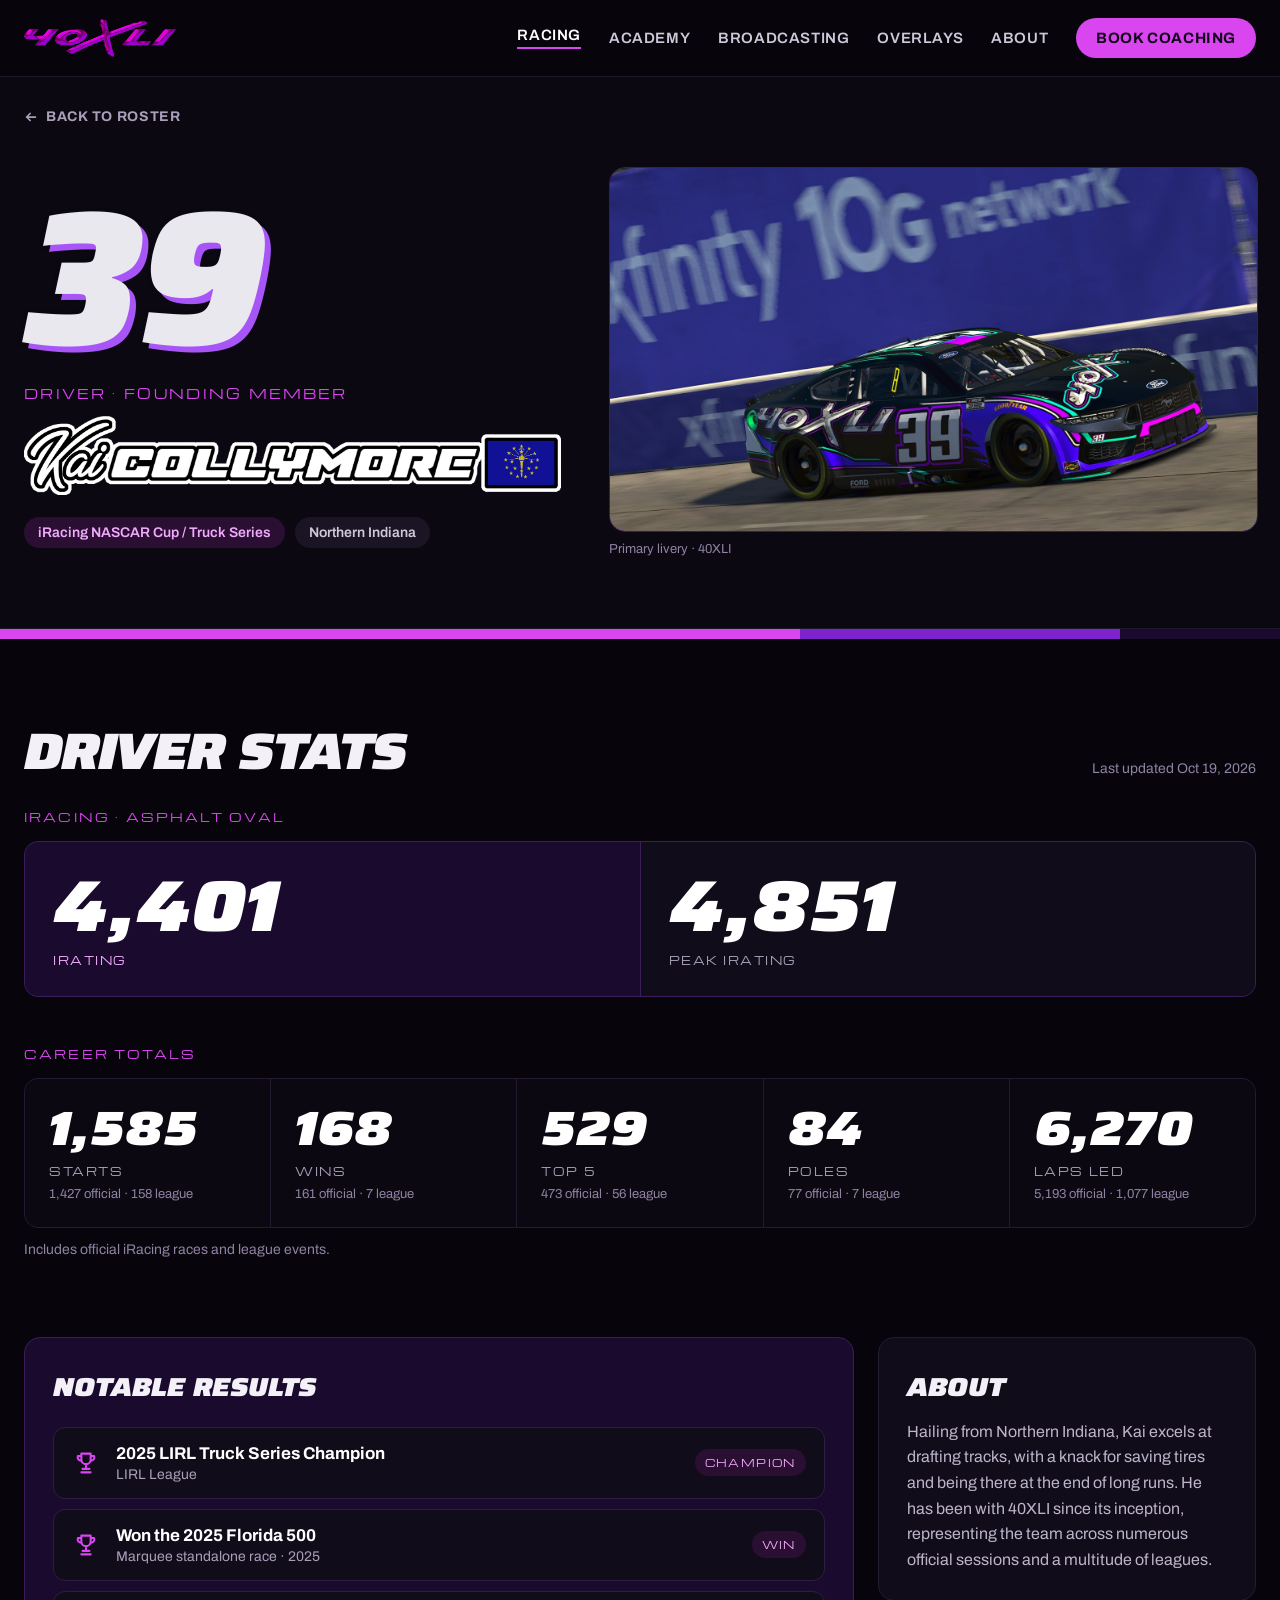
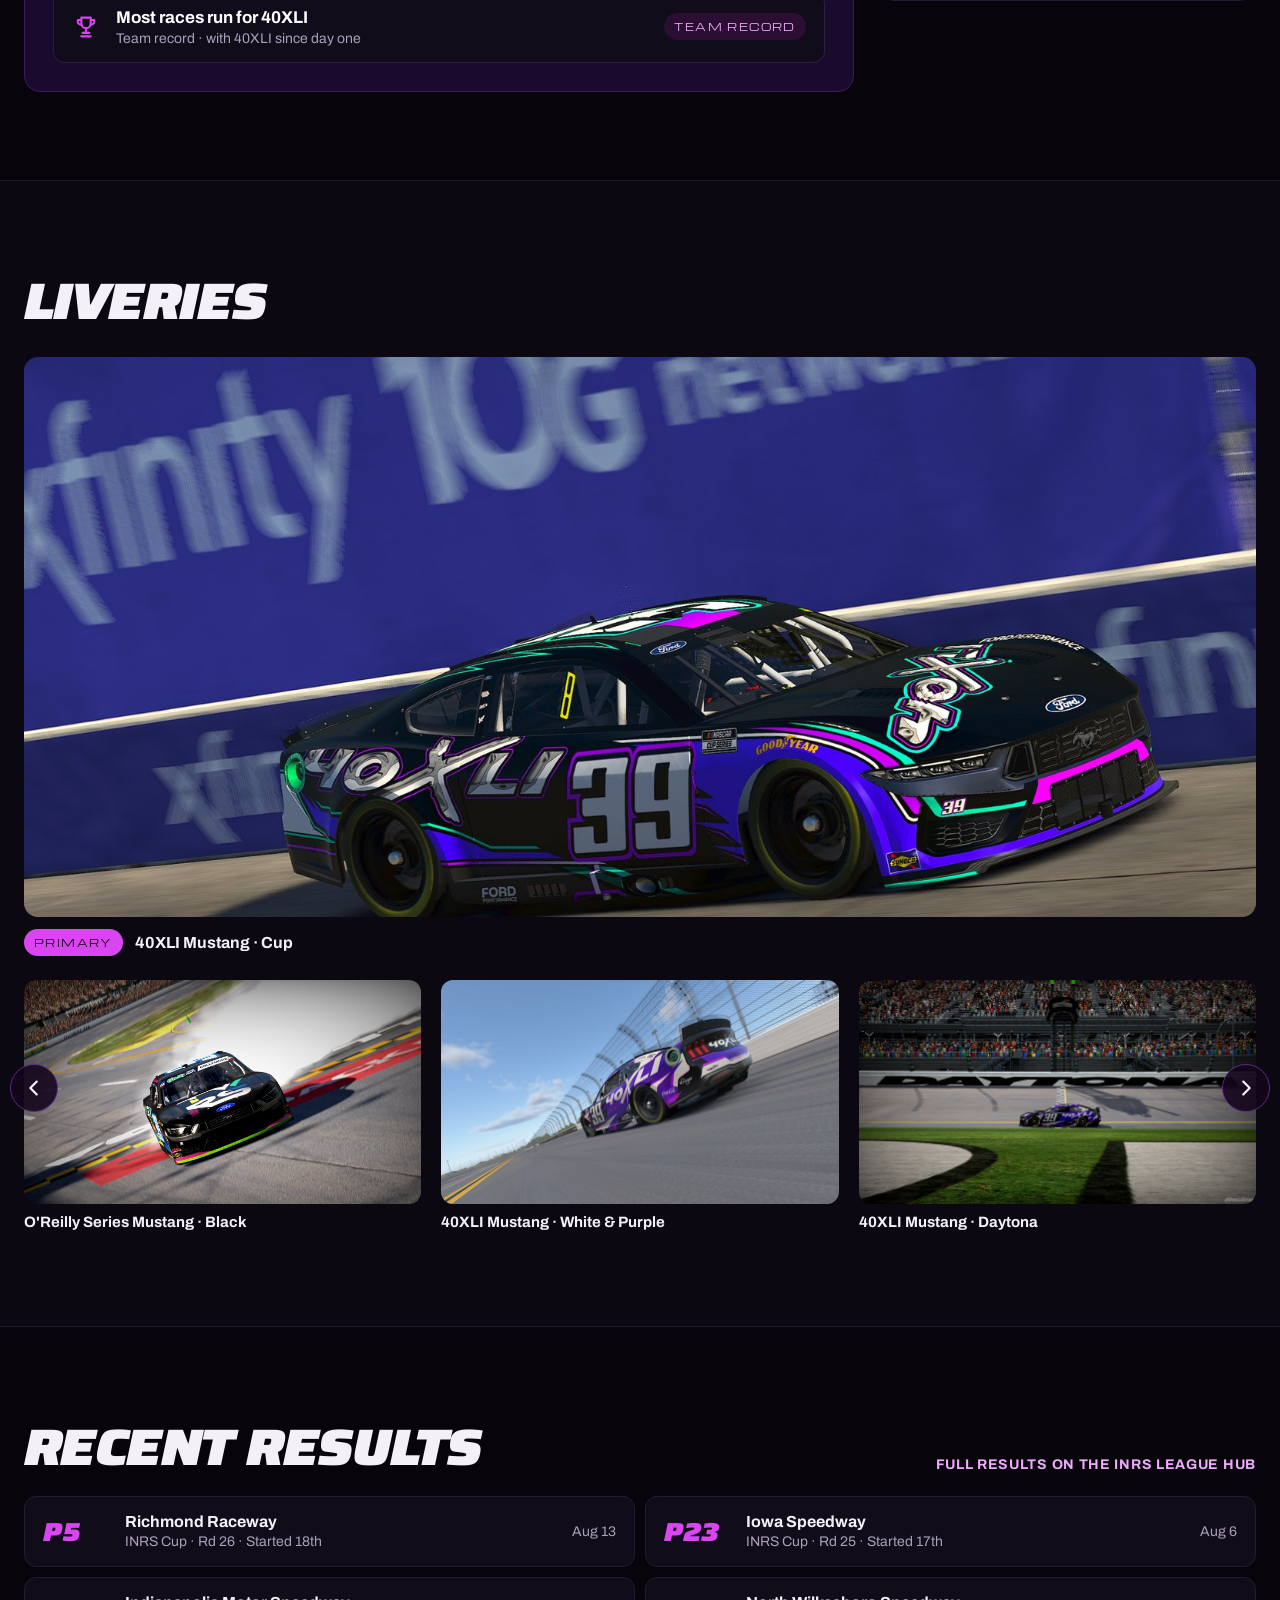
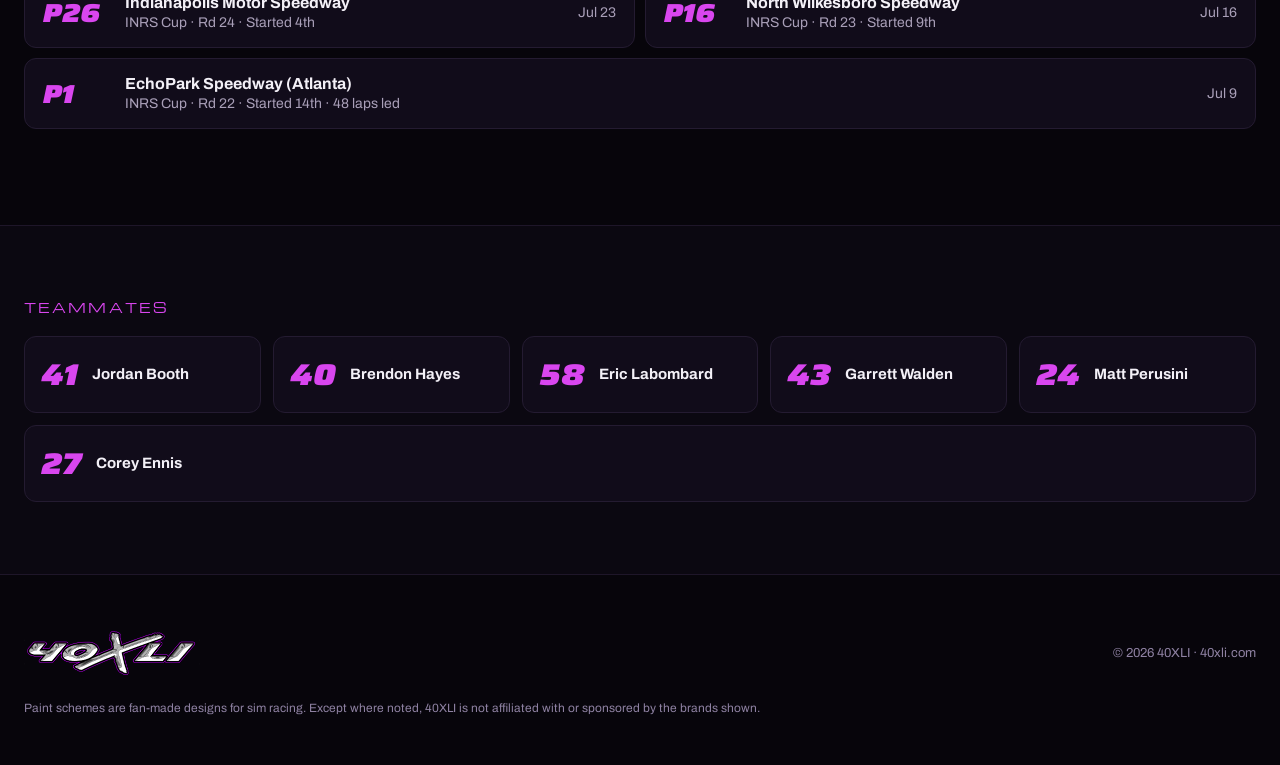
<file: drivers/kai-collymore/index.html>
<!doctype html>
<html lang="en">
<head>
<meta charset="utf-8">
<meta name="viewport" content="width=device-width, initial-scale=1">
<title>Kai Collymore — 40XLI Racing</title>
<meta name="description" content="Kai Collymore — driver profile, stats, liveries and highlights from the 40XLI iRacing team.">
<meta property="og:type" content="website">
<meta property="og:site_name" content="40XLI">
<meta property="og:title" content="Kai Collymore — 40XLI Racing">
<meta property="og:description" content="Kai Collymore — driver profile, stats, liveries and highlights from the 40XLI iRacing team.">
<meta property="og:image" content="https://40xli.com/assets/img/873f34c558aaf38e60eaedba58dc4433.jpg">
<meta name="twitter:card" content="summary_large_image">
<meta name="theme-color" content="#07050B">
<link rel="icon" type="image/png" sizes="64x64" href="../../assets/favicon-64.png">
<link rel="apple-touch-icon" href="../../assets/apple-touch-icon.png">
<link rel="preconnect" href="https://fonts.googleapis.com">
<link rel="preconnect" href="https://fonts.gstatic.com" crossorigin>
<link href="https://fonts.googleapis.com/css2?family=Saira:ital,wdth,wght@1,50..125,700..900&amp;family=Michroma&amp;family=Archivo:wght@400;500;600;700&amp;display=swap" rel="stylesheet">
<link rel="stylesheet" href="../../assets/site.css">
</head>
<body>
<div style="width: 100%; background: rgb(7, 5, 11); color: rgb(243, 240, 247); font-family: Archivo, sans-serif; overflow: hidden;">

  
  <header style="border-bottom: 1px solid rgb(30, 22, 41);">
    <nav aria-label="Main" style="max-width: 1280px; margin: 0px auto; padding: 18px 24px; display: flex; flex-wrap: wrap; align-items: center; justify-content: space-between; gap: 16px;">
      <a href="../../" style="text-decoration: none;">
        <img src="../../assets/img/b43ddc08a0128ac7307b187be478bf04.png" alt="40XLI" style="height: 40px; width: auto; display: block;" decoding="async">
      </a>
      <div style="display: flex; flex-wrap: wrap; align-items: center; gap: 28px; font-size: 15px; font-weight: 600; letter-spacing: 0.04em; text-transform: uppercase;">
        <a href="../../#racing" style="color: rgb(255, 255, 255); text-decoration: none; border-bottom: 2px solid rgb(217, 70, 239); padding-bottom: 4px;">Racing</a>
        <a href="../../academy/" style="color: rgb(207, 200, 218); text-decoration: none;">Academy</a>
        <a href="../../broadcasting/" style="color: rgb(207, 200, 218); text-decoration: none;">Broadcasting</a>
        <a href="../../overlays/" style="color: rgb(207, 200, 218); text-decoration: none;">Overlays</a>
        <a href="../../#about" style="color: rgb(207, 200, 218); text-decoration: none;">About</a>
        <a href="../../academy/" style="background: rgb(217, 70, 239); color: rgb(20, 5, 28); text-decoration: none; padding: 12px 20px; border-radius: 999px; font-weight: 700;">Book coaching</a>
      </div>
    </nav>
  </header>

  
  <section style="background: rgb(11, 8, 17); border-bottom: 1px solid rgb(30, 22, 41);">
    <div style="max-width: 1280px; margin: 0px auto; padding: 32px 24px 0px;">
      <a href="../../#racing" style="display: inline-flex; align-items: center; gap: 8px; font-size: 14px; font-weight: 700; text-transform: uppercase; letter-spacing: 0.05em; color: rgb(169, 159, 184); text-decoration: none;">
        <svg width="14" height="14" viewBox="0 0 16 16" fill="none" aria-hidden="true"><path d="M13 8H3M7 4L3 8l4 4" stroke="currentColor" stroke-width="2" stroke-linecap="round" stroke-linejoin="round"></path></svg>Back to roster</a>
    </div>
    <div style="max-width: 1280px; margin: 0px auto; padding: 40px 24px 72px; display: flex; flex-wrap: wrap; align-items: flex-end; gap: 48px;">
      <div style="flex: 1 1 440px; min-width: 0px; display: flex; flex-wrap: wrap; align-items: flex-end; gap: 28px;">
        <span aria-hidden="true" style="font-family: Saira, sans-serif; font-stretch: 100%; font-style: italic; font-weight: 900; font-size: clamp(130px, 15vw, 220px); line-height: 0.8; letter-spacing: -0.02em; color: rgb(232, 232, 238); -webkit-text-stroke: 7px rgb(10, 7, 16); paint-order: stroke; text-shadow: rgb(168, 85, 247) 6px 6px 0px;">39</span>
        <div style="min-width: 0px; padding-bottom: 8px;">
          <p style="margin: 0px; font-family: Michroma, sans-serif; font-size: 13px; letter-spacing: 0.18em; color: rgb(217, 70, 239);">DRIVER · FOUNDING MEMBER</p>
          <h1 style="margin: 14px 0px 0px; line-height: 0;">
            <img src="../../assets/img/kai-collymore-name-rail.png" alt="Kai Collymore" width="1617" height="239" style="width: 100%; max-width: 560px; height: auto; display: block;">
          </h1>
          <div style="margin-top: 22px; display: flex; flex-wrap: wrap; gap: 10px;">
            <span style="font-size: 14px; font-weight: 600; color: rgb(240, 171, 252); background: rgb(42, 15, 51); padding: 8px 14px; border-radius: 999px;">iRacing NASCAR Cup / Truck Series</span>
            <span style="font-size: 14px; font-weight: 600; color: rgb(207, 200, 218); background: rgb(26, 20, 36); padding: 8px 14px; border-radius: 999px;">Northern Indiana</span>
          </div>
        </div>
      </div>
      <figure style="flex: 1.3 1 520px; min-width: 0px; margin: 0px;">
        <img src="../../assets/img/873f34c558aaf38e60eaedba58dc4433.jpg" alt="The #39 black and purple 40XLI Ford Mustang" style="width: 100%; aspect-ratio: 16 / 9; object-fit: cover; display: block; border-radius: 16px; border: 1px solid rgb(59, 29, 92);" loading="lazy" decoding="async">
        <figcaption style="margin-top: 10px; font-size: 13px; color: rgb(143, 130, 163);">Primary livery · 40XLI</figcaption>
      </figure>
    </div>
  </section>

  <div aria-hidden="true" style="display: flex; height: 10px;">
    <div style="flex: 5 1 0%; background: rgb(217, 70, 239);"></div>
    <div style="flex: 2 1 0%; background: rgb(126, 34, 206);"></div>
    <div style="flex: 1 1 0%; background: rgb(26, 11, 46);"></div>
  </div>

  
  <section style="max-width: 1280px; margin: 0px auto; padding: 88px 24px 40px;">
    <div style="display: flex; flex-wrap: wrap; align-items: flex-end; justify-content: space-between; gap: 16px; margin-bottom: 32px;">
      <h2 style="margin: 0px; font-family: Saira, sans-serif; font-stretch: 125%; font-style: italic; font-weight: 900; font-size: clamp(30px, 4vw, 54px); line-height: 0.95; letter-spacing: -0.03em; text-transform: uppercase;">Driver stats</h2>
      <p style="margin: 0px; font-size: 14px; color: rgb(143, 130, 163);">Last updated Oct 19, 2026</p>
    </div>

    <p style="margin: 0px 0px 16px; font-family: Michroma, sans-serif; font-size: 12px; letter-spacing: 0.18em; color: rgb(217, 70, 239);">IRACING · ASPHALT OVAL</p>
    <div style="display: flex; flex-wrap: wrap; gap: 1px; background: rgb(59, 29, 92); border: 1px solid rgb(59, 29, 92); border-radius: 14px; overflow: hidden;">
      <div style="flex: 1 1 280px; background: rgb(26, 11, 46); padding: 28px;">
        <p style="margin: 0px; font-family: Saira, sans-serif; font-stretch: 125%; font-style: italic; font-weight: 900; font-size: 72px; line-height: 1; color: rgb(255, 255, 255);">4,401</p>
        <p style="margin: 10px 0px 0px; font-family: Michroma, sans-serif; font-size: 11px; letter-spacing: 0.14em; color: rgb(240, 171, 252);">IRATING</p>
      </div>
      <div style="flex: 1 1 280px; background: rgb(17, 12, 26); padding: 28px;">
        <p style="margin: 0px; font-family: Saira, sans-serif; font-stretch: 125%; font-style: italic; font-weight: 900; font-size: 72px; line-height: 1; color: rgb(255, 255, 255);">4,851</p>
        <p style="margin: 10px 0px 0px; font-family: Michroma, sans-serif; font-size: 11px; letter-spacing: 0.14em; color: rgb(169, 159, 184);">PEAK IRATING</p>
      </div>
    </div>

    <p style="margin: 48px 0px 16px; font-family: Michroma, sans-serif; font-size: 12px; letter-spacing: 0.18em; color: rgb(217, 70, 239);">CAREER TOTALS</p>
    <div style="display: flex; flex-wrap: wrap; gap: 1px; background: rgb(36, 27, 49); border: 1px solid rgb(36, 27, 49); border-radius: 14px; overflow: hidden;">
      
        <div style="flex: 1 1 170px; background: rgb(11, 8, 17); padding: 26px 24px;">
          <p style="margin: 0px; font-family: Saira, sans-serif; font-stretch: 125%; font-style: italic; font-weight: 900; font-size: 48px; line-height: 1; color: rgb(255, 255, 255);"><span class="sc-interp">1,585</span></p>
          <p style="margin: 10px 0px 0px; font-family: Michroma, sans-serif; font-size: 11px; letter-spacing: 0.14em; color: rgb(169, 159, 184);"><span class="sc-interp">STARTS</span></p>
          <p style="margin: 8px 0px 0px; font-size: 13px; color: rgb(143, 130, 163);"><span class="sc-interp">1,427 official · 158 league</span></p>
        </div>
      
        <div style="flex: 1 1 170px; background: rgb(11, 8, 17); padding: 26px 24px;">
          <p style="margin: 0px; font-family: Saira, sans-serif; font-stretch: 125%; font-style: italic; font-weight: 900; font-size: 48px; line-height: 1; color: rgb(255, 255, 255);"><span class="sc-interp">168</span></p>
          <p style="margin: 10px 0px 0px; font-family: Michroma, sans-serif; font-size: 11px; letter-spacing: 0.14em; color: rgb(169, 159, 184);"><span class="sc-interp">WINS</span></p>
          <p style="margin: 8px 0px 0px; font-size: 13px; color: rgb(143, 130, 163);"><span class="sc-interp">161 official · 7 league</span></p>
        </div>
      
        <div style="flex: 1 1 170px; background: rgb(11, 8, 17); padding: 26px 24px;">
          <p style="margin: 0px; font-family: Saira, sans-serif; font-stretch: 125%; font-style: italic; font-weight: 900; font-size: 48px; line-height: 1; color: rgb(255, 255, 255);"><span class="sc-interp">529</span></p>
          <p style="margin: 10px 0px 0px; font-family: Michroma, sans-serif; font-size: 11px; letter-spacing: 0.14em; color: rgb(169, 159, 184);"><span class="sc-interp">TOP 5</span></p>
          <p style="margin: 8px 0px 0px; font-size: 13px; color: rgb(143, 130, 163);"><span class="sc-interp">473 official · 56 league</span></p>
        </div>
      
        <div style="flex: 1 1 170px; background: rgb(11, 8, 17); padding: 26px 24px;">
          <p style="margin: 0px; font-family: Saira, sans-serif; font-stretch: 125%; font-style: italic; font-weight: 900; font-size: 48px; line-height: 1; color: rgb(255, 255, 255);"><span class="sc-interp">84</span></p>
          <p style="margin: 10px 0px 0px; font-family: Michroma, sans-serif; font-size: 11px; letter-spacing: 0.14em; color: rgb(169, 159, 184);"><span class="sc-interp">POLES</span></p>
          <p style="margin: 8px 0px 0px; font-size: 13px; color: rgb(143, 130, 163);"><span class="sc-interp">77 official · 7 league</span></p>
        </div>
      
        <div style="flex: 1 1 170px; background: rgb(11, 8, 17); padding: 26px 24px;">
          <p style="margin: 0px; font-family: Saira, sans-serif; font-stretch: 125%; font-style: italic; font-weight: 900; font-size: 48px; line-height: 1; color: rgb(255, 255, 255);"><span class="sc-interp">6,270</span></p>
          <p style="margin: 10px 0px 0px; font-family: Michroma, sans-serif; font-size: 11px; letter-spacing: 0.14em; color: rgb(169, 159, 184);"><span class="sc-interp">LAPS LED</span></p>
          <p style="margin: 8px 0px 0px; font-size: 13px; color: rgb(143, 130, 163);"><span class="sc-interp">5,193 official · 1,077 league</span></p>
        </div>
      
    </div>
    <p style="margin: 14px 0px 0px; font-size: 14px; color: rgb(143, 130, 163);">Includes official iRacing races and league events.</p>
  </section>

  
  <section style="max-width: 1280px; margin: 0px auto; padding: 40px 24px 88px; display: flex; flex-wrap: wrap; gap: 24px; align-items: flex-start;">
    <div style="flex: 999 1 620px; min-width: 0px; background: rgb(26, 11, 46); border: 1px solid rgb(59, 29, 92); border-radius: 16px; padding: 28px;">
      <h3 style="margin: 0px 0px 20px; font-family: Saira, sans-serif; font-stretch: 125%; font-style: italic; font-weight: 900; font-size: 26px; text-transform: uppercase;">Notable results</h3>
      <div style="display: flex; flex-direction: column; gap: 10px;">
        
          <div style="display: flex; align-items: center; gap: 16px; background: rgb(17, 12, 26); border: 1px solid rgb(46, 31, 66); border-radius: 12px; padding: 16px 18px;">
            <svg width="28" height="28" viewBox="0 0 24 24" fill="none" aria-hidden="true" style="flex: 0 0 auto;"><path d="M8 4h8v5a4 4 0 0 1-8 0V4zM8 6H5a3 3 0 0 0 3 4M16 6h3a3 3 0 0 1-3 4M12 13v4M8 20h8M9 17h6" stroke="#D946EF" stroke-width="1.8" stroke-linecap="round" stroke-linejoin="round"></path></svg>
            <div style="flex: 1 1 auto; min-width: 0px;">
              <p style="margin: 0px; font-weight: 700; font-size: 17px; color: rgb(255, 255, 255);"><span class="sc-interp">2025 LIRL Truck Series Champion</span></p>
              <p style="margin: 4px 0px 0px; font-size: 14px; color: rgb(169, 159, 184);"><span class="sc-interp">LIRL League</span></p>
            </div>
            <span style="flex: 0 0 auto; font-family: Michroma, sans-serif; font-size: 10px; letter-spacing: 0.14em; color: rgb(240, 171, 252); background: rgb(42, 15, 51); padding: 6px 10px; border-radius: 999px;"><span class="sc-interp">CHAMPION</span></span>
          </div>
        
          <div style="display: flex; align-items: center; gap: 16px; background: rgb(17, 12, 26); border: 1px solid rgb(46, 31, 66); border-radius: 12px; padding: 16px 18px;">
            <svg width="28" height="28" viewBox="0 0 24 24" fill="none" aria-hidden="true" style="flex: 0 0 auto;"><path d="M8 4h8v5a4 4 0 0 1-8 0V4zM8 6H5a3 3 0 0 0 3 4M16 6h3a3 3 0 0 1-3 4M12 13v4M8 20h8M9 17h6" stroke="#D946EF" stroke-width="1.8" stroke-linecap="round" stroke-linejoin="round"></path></svg>
            <div style="flex: 1 1 auto; min-width: 0px;">
              <p style="margin: 0px; font-weight: 700; font-size: 17px; color: rgb(255, 255, 255);"><span class="sc-interp">Won the 2025 Florida 500</span></p>
              <p style="margin: 4px 0px 0px; font-size: 14px; color: rgb(169, 159, 184);"><span class="sc-interp">Marquee standalone race · 2025</span></p>
            </div>
            <span style="flex: 0 0 auto; font-family: Michroma, sans-serif; font-size: 10px; letter-spacing: 0.14em; color: rgb(240, 171, 252); background: rgb(42, 15, 51); padding: 6px 10px; border-radius: 999px;"><span class="sc-interp">WIN</span></span>
          </div>
        
          <div style="display: flex; align-items: center; gap: 16px; background: rgb(17, 12, 26); border: 1px solid rgb(46, 31, 66); border-radius: 12px; padding: 16px 18px;">
            <svg width="28" height="28" viewBox="0 0 24 24" fill="none" aria-hidden="true" style="flex: 0 0 auto;"><path d="M8 4h8v5a4 4 0 0 1-8 0V4zM8 6H5a3 3 0 0 0 3 4M16 6h3a3 3 0 0 1-3 4M12 13v4M8 20h8M9 17h6" stroke="#D946EF" stroke-width="1.8" stroke-linecap="round" stroke-linejoin="round"></path></svg>
            <div style="flex: 1 1 auto; min-width: 0px;">
              <p style="margin: 0px; font-weight: 700; font-size: 17px; color: rgb(255, 255, 255);"><span class="sc-interp">Most races run for 40XLI</span></p>
              <p style="margin: 4px 0px 0px; font-size: 14px; color: rgb(169, 159, 184);"><span class="sc-interp">Team record · with 40XLI since day one</span></p>
            </div>
            <span style="flex: 0 0 auto; font-family: Michroma, sans-serif; font-size: 10px; letter-spacing: 0.14em; color: rgb(240, 171, 252); background: rgb(42, 15, 51); padding: 6px 10px; border-radius: 999px;"><span class="sc-interp">TEAM RECORD</span></span>
          </div>
        
      </div>
    </div>
    <div style="flex: 1 1 320px; min-width: 0px; background: rgb(17, 12, 26); border: 1px solid rgb(36, 27, 49); border-radius: 16px; padding: 28px;">
      <h3 style="margin: 0px 0px 12px; font-family: Saira, sans-serif; font-stretch: 125%; font-style: italic; font-weight: 900; font-size: 26px; text-transform: uppercase;">About</h3>
      <p style="margin: 0px; font-size: 16px; line-height: 1.6; color: rgb(189, 180, 202);">Hailing from Northern Indiana, Kai excels at drafting tracks, with a knack for saving tires and being there at the end of long runs. He has been with 40XLI since its inception, representing the team across numerous official sessions and a multitude of leagues.</p>
    </div>
  </section>

  
  <section style="background: rgb(11, 8, 17); border-top: 1px solid rgb(30, 22, 41); border-bottom: 1px solid rgb(30, 22, 41);">
    <div style="max-width: 1280px; margin: 0px auto; padding: 96px 24px;">
      <h2 style="margin: 0px 0px 32px; font-family: Saira, sans-serif; font-stretch: 125%; font-style: italic; font-weight: 900; font-size: clamp(30px, 4vw, 54px); line-height: 0.95; letter-spacing: -0.03em; text-transform: uppercase;">Liveries</h2>
      <figure style="margin: 0px;">
        <img src="../../assets/img/873f34c558aaf38e60eaedba58dc4433.jpg" alt="Primary #39 livery: black, purple and teal 40XLI Ford Mustang" style="width: 100%; aspect-ratio: 2.2 / 1; object-fit: cover; display: block; border-radius: 14px;" loading="lazy" decoding="async">
        <figcaption style="margin-top: 12px; display: flex; flex-wrap: wrap; align-items: center; gap: 12px;">
          <span style="font-family: Michroma, sans-serif; font-size: 10px; letter-spacing: 0.14em; color: rgb(20, 5, 28); background: rgb(217, 70, 239); padding: 6px 10px; border-radius: 999px;">PRIMARY</span>
          <span style="font-weight: 700; font-size: 16px;">40XLI Mustang · Cup</span>
        </figcaption>
      </figure>
      <div class="livery-carousel" style="margin-top: 24px;" data-count="5">
        <button type="button" class="lc-btn lc-prev" aria-label="Previous liveries"><svg width="22" height="22" viewBox="0 0 24 24" fill="none" aria-hidden="true"><path d="M15 5l-7 7 7 7" stroke="currentColor" stroke-width="2.4" stroke-linecap="round" stroke-linejoin="round"/></svg></button>
        <div class="livery-track" aria-label="More liveries">
          <figure style="flex: 1 1 300px; min-width: 0px; margin: 0px;">
            <img src="../../assets/img/kai-39-oreilly-mustang-black.jpg" alt="Black #39 Ford Mustang O'Reilly Series car with pink, blue and green accents doing a burnout at Talladega" style="width: 100%; aspect-ratio: 16 / 9; object-fit: cover; display: block; border-radius: 12px;" loading="lazy" decoding="async">
            <figcaption style="margin-top: 10px; font-weight: 700; font-size: 15px;"><span class="sc-interp">O'Reilly Series Mustang · Black</span></figcaption>
          </figure>
        
          <figure style="flex: 1 1 300px; min-width: 0px; margin: 0px;">
            <img src="../../assets/img/kai-40xli-mustang-white-purple.jpg" alt="White and purple 40XLI #39 Ford Mustang at Daytona, seen from behind" style="width: 100%; aspect-ratio: 16 / 9; object-fit: cover; display: block; border-radius: 12px;" loading="lazy" decoding="async">
            <figcaption style="margin-top: 10px; font-weight: 700; font-size: 15px;"><span class="sc-interp">40XLI Mustang · White &amp; Purple</span></figcaption>
          </figure>
        
        
          <figure style="flex: 1 1 300px; min-width: 0px; margin: 0px;">
            <img src="../../assets/img/723adbb901b5fe47c59989bf29d27f74.jpg" alt="Purple and black 40XLI #39 Ford Mustang crossing the line at Daytona" style="width: 100%; aspect-ratio: 16 / 9; object-fit: cover; display: block; border-radius: 12px;" loading="lazy" decoding="async">
            <figcaption style="margin-top: 10px; font-weight: 700; font-size: 15px;"><span class="sc-interp">40XLI Mustang · Daytona</span></figcaption>
          </figure>
        
          <figure style="flex: 1 1 300px; min-width: 0px; margin: 0px;">
            <img src="../../assets/img/54633764bc955d75741e0d41eac75201.jpg" alt="Purple and black 40XLI #39 Ford truck doing a burnout" style="width: 100%; aspect-ratio: 16 / 9; object-fit: cover; display: block; border-radius: 12px;" loading="lazy" decoding="async">
            <figcaption style="margin-top: 10px; font-weight: 700; font-size: 15px;"><span class="sc-interp">40XLI Truck</span></figcaption>
          </figure>
        
          <figure style="flex: 1 1 300px; min-width: 0px; margin: 0px;">
            <img src="../../assets/img/cf33ccc7e13a597ba6e04378e2181c64.jpg" alt="Tan and red Outback Steakhouse #39 Ford truck at Daytona" style="width: 100%; aspect-ratio: 16 / 9; object-fit: cover; display: block; border-radius: 12px;" loading="lazy" decoding="async">
            <figcaption style="margin-top: 10px; font-weight: 700; font-size: 15px;"><span class="sc-interp">Outback Steakhouse Truck</span></figcaption>
          </figure>
        
      </div>
        <button type="button" class="lc-btn lc-next" aria-label="Next liveries"><svg width="22" height="22" viewBox="0 0 24 24" fill="none" aria-hidden="true"><path d="M9 5l7 7-7 7" stroke="currentColor" stroke-width="2.4" stroke-linecap="round" stroke-linejoin="round"/></svg></button>
      </div>
    </div>
  </section>

  
  <section style="max-width: 1280px; margin: 0px auto; padding: 96px 24px;">
    <div style="display: flex; flex-wrap: wrap; align-items: flex-end; justify-content: space-between; gap: 16px; margin-bottom: 24px;">
      <h2 style="margin: 0px; font-family: Saira, sans-serif; font-stretch: 125%; font-style: italic; font-weight: 900; font-size: clamp(30px, 4vw, 54px); line-height: 0.95; letter-spacing: -0.03em; text-transform: uppercase;">Recent results</h2>
      <a href="https://jordanbooth0904-spec.github.io/inrs-league-hub/" style="font-weight: 700; text-transform: uppercase; letter-spacing: 0.05em; font-size: 14px; color: rgb(240, 171, 252); text-decoration: none;" target="_blank" rel="noopener">Full results on the INRS League Hub</a>
    </div>
    <div style="display: flex; flex-wrap: wrap; gap: 10px;">
      
        <div style="flex: 1 1 380px; min-width: 0px; display: flex; align-items: center; gap: 18px; background: rgb(17, 12, 26); border: 1px solid rgb(36, 27, 49); border-radius: 12px; padding: 14px 18px;">
          <span style="flex: 0 0 64px; font-family: Saira, sans-serif; font-stretch: 125%; font-style: italic; font-weight: 900; font-size: 26px; color: rgb(217, 70, 239);"><span class="sc-interp">P5</span></span>
          <div style="flex: 1 1 auto; min-width: 0px;">
            <p style="margin: 0px; font-weight: 700; font-size: 16px;"><span class="sc-interp">Richmond Raceway</span></p>
            <p style="margin: 4px 0px 0px; font-size: 14px; color: rgb(169, 159, 184);"><span class="sc-interp">INRS Cup · Rd 26 · Started 18th</span></p>
          </div>
          <span style="font-size: 14px; color: rgb(169, 159, 184);"><span class="sc-interp">Aug 13</span></span>
        </div>
      
        <div style="flex: 1 1 380px; min-width: 0px; display: flex; align-items: center; gap: 18px; background: rgb(17, 12, 26); border: 1px solid rgb(36, 27, 49); border-radius: 12px; padding: 14px 18px;">
          <span style="flex: 0 0 64px; font-family: Saira, sans-serif; font-stretch: 125%; font-style: italic; font-weight: 900; font-size: 26px; color: rgb(217, 70, 239);"><span class="sc-interp">P23</span></span>
          <div style="flex: 1 1 auto; min-width: 0px;">
            <p style="margin: 0px; font-weight: 700; font-size: 16px;"><span class="sc-interp">Iowa Speedway</span></p>
            <p style="margin: 4px 0px 0px; font-size: 14px; color: rgb(169, 159, 184);"><span class="sc-interp">INRS Cup · Rd 25 · Started 17th</span></p>
          </div>
          <span style="font-size: 14px; color: rgb(169, 159, 184);"><span class="sc-interp">Aug 6</span></span>
        </div>
      
        <div style="flex: 1 1 380px; min-width: 0px; display: flex; align-items: center; gap: 18px; background: rgb(17, 12, 26); border: 1px solid rgb(36, 27, 49); border-radius: 12px; padding: 14px 18px;">
          <span style="flex: 0 0 64px; font-family: Saira, sans-serif; font-stretch: 125%; font-style: italic; font-weight: 900; font-size: 26px; color: rgb(217, 70, 239);"><span class="sc-interp">P26</span></span>
          <div style="flex: 1 1 auto; min-width: 0px;">
            <p style="margin: 0px; font-weight: 700; font-size: 16px;"><span class="sc-interp">Indianapolis Motor Speedway</span></p>
            <p style="margin: 4px 0px 0px; font-size: 14px; color: rgb(169, 159, 184);"><span class="sc-interp">INRS Cup · Rd 24 · Started 4th</span></p>
          </div>
          <span style="font-size: 14px; color: rgb(169, 159, 184);"><span class="sc-interp">Jul 23</span></span>
        </div>
      
        <div style="flex: 1 1 380px; min-width: 0px; display: flex; align-items: center; gap: 18px; background: rgb(17, 12, 26); border: 1px solid rgb(36, 27, 49); border-radius: 12px; padding: 14px 18px;">
          <span style="flex: 0 0 64px; font-family: Saira, sans-serif; font-stretch: 125%; font-style: italic; font-weight: 900; font-size: 26px; color: rgb(217, 70, 239);"><span class="sc-interp">P16</span></span>
          <div style="flex: 1 1 auto; min-width: 0px;">
            <p style="margin: 0px; font-weight: 700; font-size: 16px;"><span class="sc-interp">North Wilkesboro Speedway</span></p>
            <p style="margin: 4px 0px 0px; font-size: 14px; color: rgb(169, 159, 184);"><span class="sc-interp">INRS Cup · Rd 23 · Started 9th</span></p>
          </div>
          <span style="font-size: 14px; color: rgb(169, 159, 184);"><span class="sc-interp">Jul 16</span></span>
        </div>
      
        <div style="flex: 1 1 380px; min-width: 0px; display: flex; align-items: center; gap: 18px; background: rgb(17, 12, 26); border: 1px solid rgb(36, 27, 49); border-radius: 12px; padding: 14px 18px;">
          <span style="flex: 0 0 64px; font-family: Saira, sans-serif; font-stretch: 125%; font-style: italic; font-weight: 900; font-size: 26px; color: rgb(217, 70, 239);"><span class="sc-interp">P1</span></span>
          <div style="flex: 1 1 auto; min-width: 0px;">
            <p style="margin: 0px; font-weight: 700; font-size: 16px;"><span class="sc-interp">EchoPark Speedway (Atlanta)</span></p>
            <p style="margin: 4px 0px 0px; font-size: 14px; color: rgb(169, 159, 184);"><span class="sc-interp">INRS Cup · Rd 22 · Started 14th · 48 laps led</span></p>
          </div>
          <span style="font-size: 14px; color: rgb(169, 159, 184);"><span class="sc-interp">Jul 9</span></span>
        </div>
      
    </div>
  </section>

  
  <section style="background: rgb(11, 8, 17); border-top: 1px solid rgb(30, 22, 41);">
    <div style="max-width: 1280px; margin: 0px auto; padding: 72px 24px;">
      <p style="margin: 0px 0px 20px; font-family: Michroma, sans-serif; font-size: 13px; letter-spacing: 0.18em; color: rgb(217, 70, 239);">TEAMMATES</p>
      <div style="display: flex; flex-wrap: wrap; gap: 12px;">
        
          <a href="../../drivers/jordan-booth/" style="flex: 1 1 170px; display: flex; align-items: center; gap: 14px; background: rgb(17, 12, 26); border: 1px solid rgb(36, 27, 49); border-radius: 12px; padding: 14px 16px; text-decoration: none; color: rgb(243, 240, 247);">
            <span style="font-family: Saira, sans-serif; font-stretch: 125%; font-style: italic; font-weight: 900; font-size: 30px; color: rgb(217, 70, 239);"><span class="sc-interp">41</span></span>
            <span style="font-weight: 700; font-size: 15px;"><span class="sc-interp">Jordan Booth</span></span>
          </a>
        
          <a href="../../drivers/brendon-hayes/" style="flex: 1 1 170px; display: flex; align-items: center; gap: 14px; background: rgb(17, 12, 26); border: 1px solid rgb(36, 27, 49); border-radius: 12px; padding: 14px 16px; text-decoration: none; color: rgb(243, 240, 247);">
            <span style="font-family: Saira, sans-serif; font-stretch: 125%; font-style: italic; font-weight: 900; font-size: 30px; color: rgb(217, 70, 239);"><span class="sc-interp">40</span></span>
            <span style="font-weight: 700; font-size: 15px;"><span class="sc-interp">Brendon Hayes</span></span>
          </a>
        
          <a href="../../drivers/eric-labombard/" style="flex: 1 1 170px; display: flex; align-items: center; gap: 14px; background: rgb(17, 12, 26); border: 1px solid rgb(36, 27, 49); border-radius: 12px; padding: 14px 16px; text-decoration: none; color: rgb(243, 240, 247);">
            <span style="font-family: Saira, sans-serif; font-stretch: 125%; font-style: italic; font-weight: 900; font-size: 30px; color: rgb(217, 70, 239);"><span class="sc-interp">58</span></span>
            <span style="font-weight: 700; font-size: 15px;"><span class="sc-interp">Eric Labombard</span></span>
          </a>
        
          <a href="../../drivers/garrett-walden/" style="flex: 1 1 170px; display: flex; align-items: center; gap: 14px; background: rgb(17, 12, 26); border: 1px solid rgb(36, 27, 49); border-radius: 12px; padding: 14px 16px; text-decoration: none; color: rgb(243, 240, 247);">
            <span style="font-family: Saira, sans-serif; font-stretch: 125%; font-style: italic; font-weight: 900; font-size: 30px; color: rgb(217, 70, 239);"><span class="sc-interp">43</span></span>
            <span style="font-weight: 700; font-size: 15px;"><span class="sc-interp">Garrett Walden</span></span>
          </a>
        
          <a href="../../drivers/matt-perusini/" style="flex: 1 1 170px; display: flex; align-items: center; gap: 14px; background: rgb(17, 12, 26); border: 1px solid rgb(36, 27, 49); border-radius: 12px; padding: 14px 16px; text-decoration: none; color: rgb(243, 240, 247);">
            <span style="font-family: Saira, sans-serif; font-stretch: 125%; font-style: italic; font-weight: 900; font-size: 30px; color: rgb(217, 70, 239);"><span class="sc-interp">24</span></span>
            <span style="font-weight: 700; font-size: 15px;"><span class="sc-interp">Matt Perusini</span></span>
          </a>
        
          <a href="../../drivers/corey-ennis/" style="flex: 1 1 170px; display: flex; align-items: center; gap: 14px; background: rgb(17, 12, 26); border: 1px solid rgb(36, 27, 49); border-radius: 12px; padding: 14px 16px; text-decoration: none; color: rgb(243, 240, 247);">
            <span style="font-family: Saira, sans-serif; font-stretch: 125%; font-style: italic; font-weight: 900; font-size: 30px; color: rgb(217, 70, 239);"><span class="sc-interp">27</span></span>
            <span style="font-weight: 700; font-size: 15px;"><span class="sc-interp">Corey Ennis</span></span>
          </a>
        
      </div>
    </div>
  </section>

  
  <footer style="max-width: 1280px; margin: 0px auto; padding: 56px 24px 48px; display: flex; flex-wrap: wrap; justify-content: space-between; gap: 16px; border-top: 1px solid rgb(30, 22, 41); font-size: 13px; color: rgb(143, 130, 163);">
    <img src="../../assets/img/806e2a63f663cae1a0bf0832217b07f8.png" alt="40XLI" style="height: 44px; width: auto; display: block;" loading="lazy" decoding="async">
    <span style="align-self: center;">© 2026 40XLI · 40xli.com</span>
    <p style="flex: 1 1 100%; margin: 8px 0px 0px; font-size: 12px; line-height: 1.5; color: rgb(143, 130, 163);">Paint schemes are fan-made designs for sim racing. Except where noted, 40XLI is not affiliated with or sponsored by the brands shown.</p>
  </footer></div>
<script src="../../assets/site.js" defer></script>
<!-- Cloudflare Web Analytics --><script type='module' src='https://static.cloudflareinsights.com/beacon.min.js' data-cf-beacon='{"token": "978e2b52c1194701a52cca0dc9f64d74"}'></script><!-- End Cloudflare Web Analytics -->
</body>
</html>
</file>
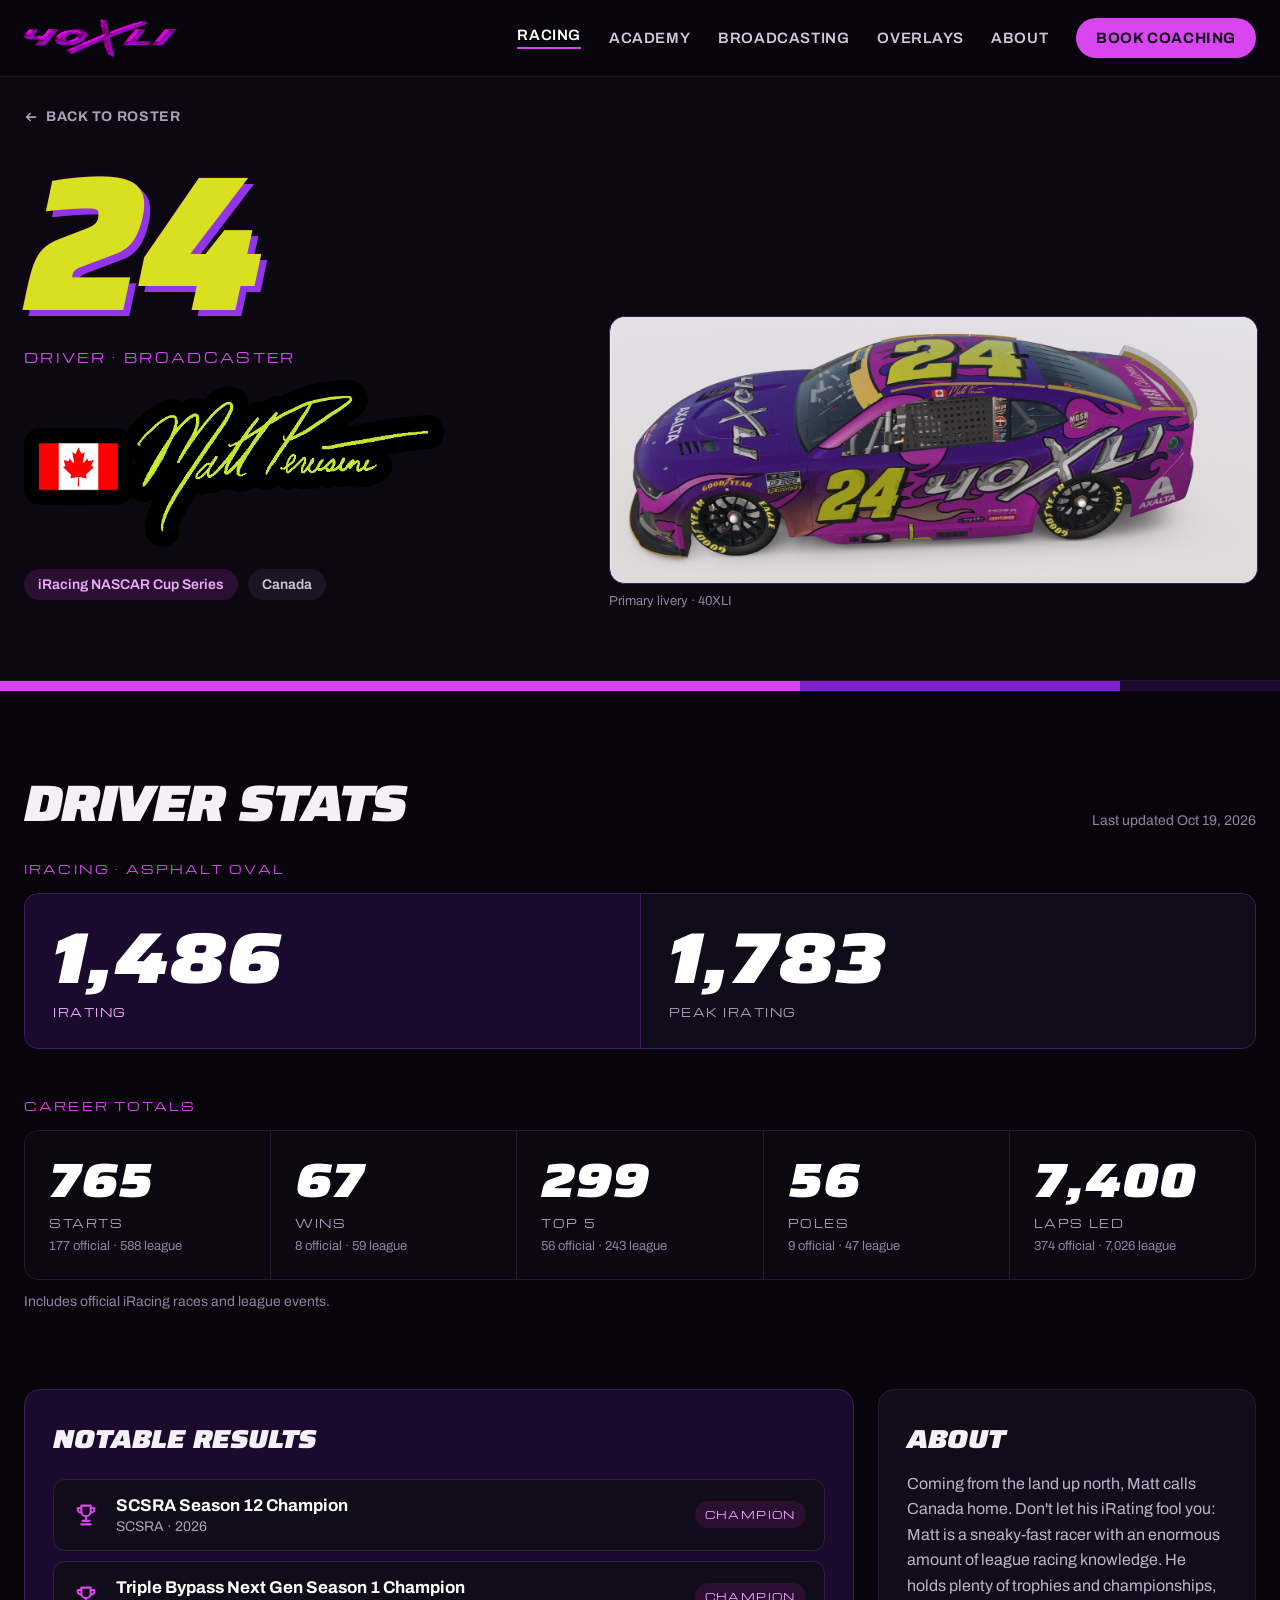
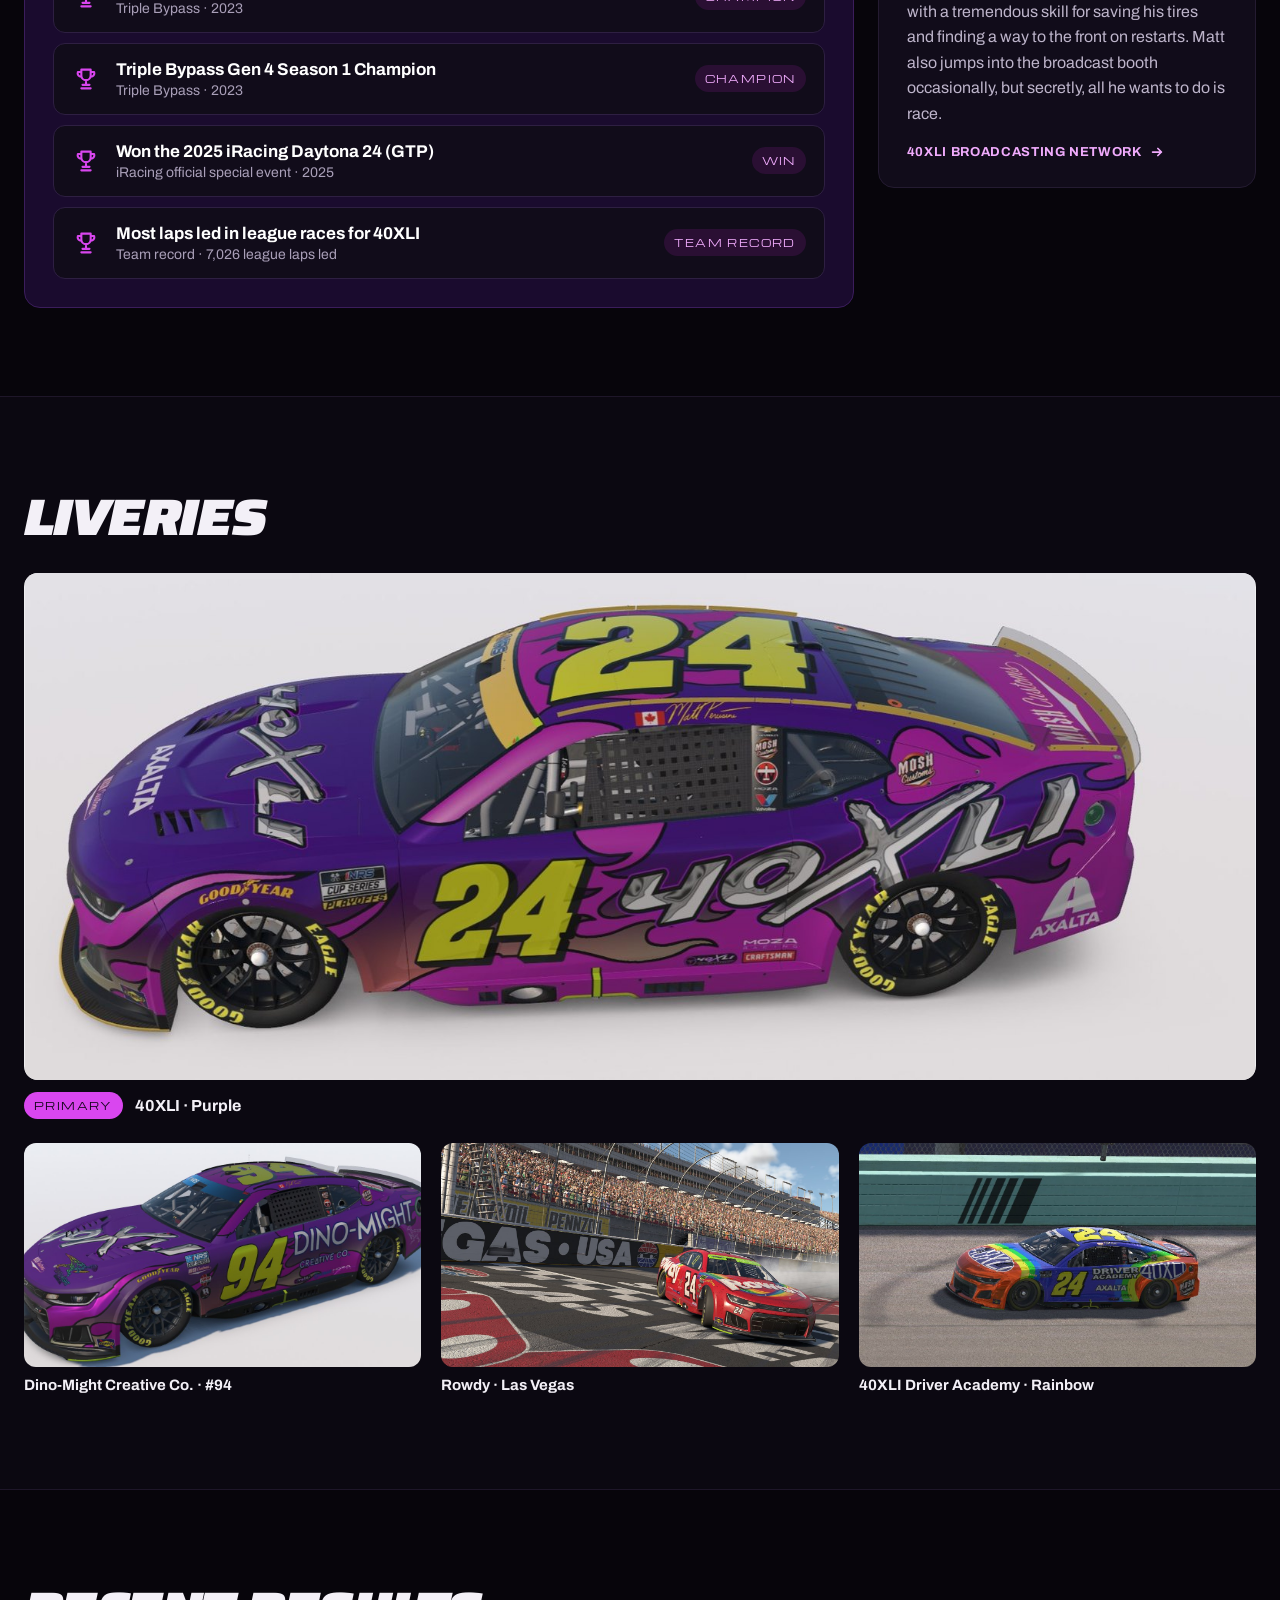
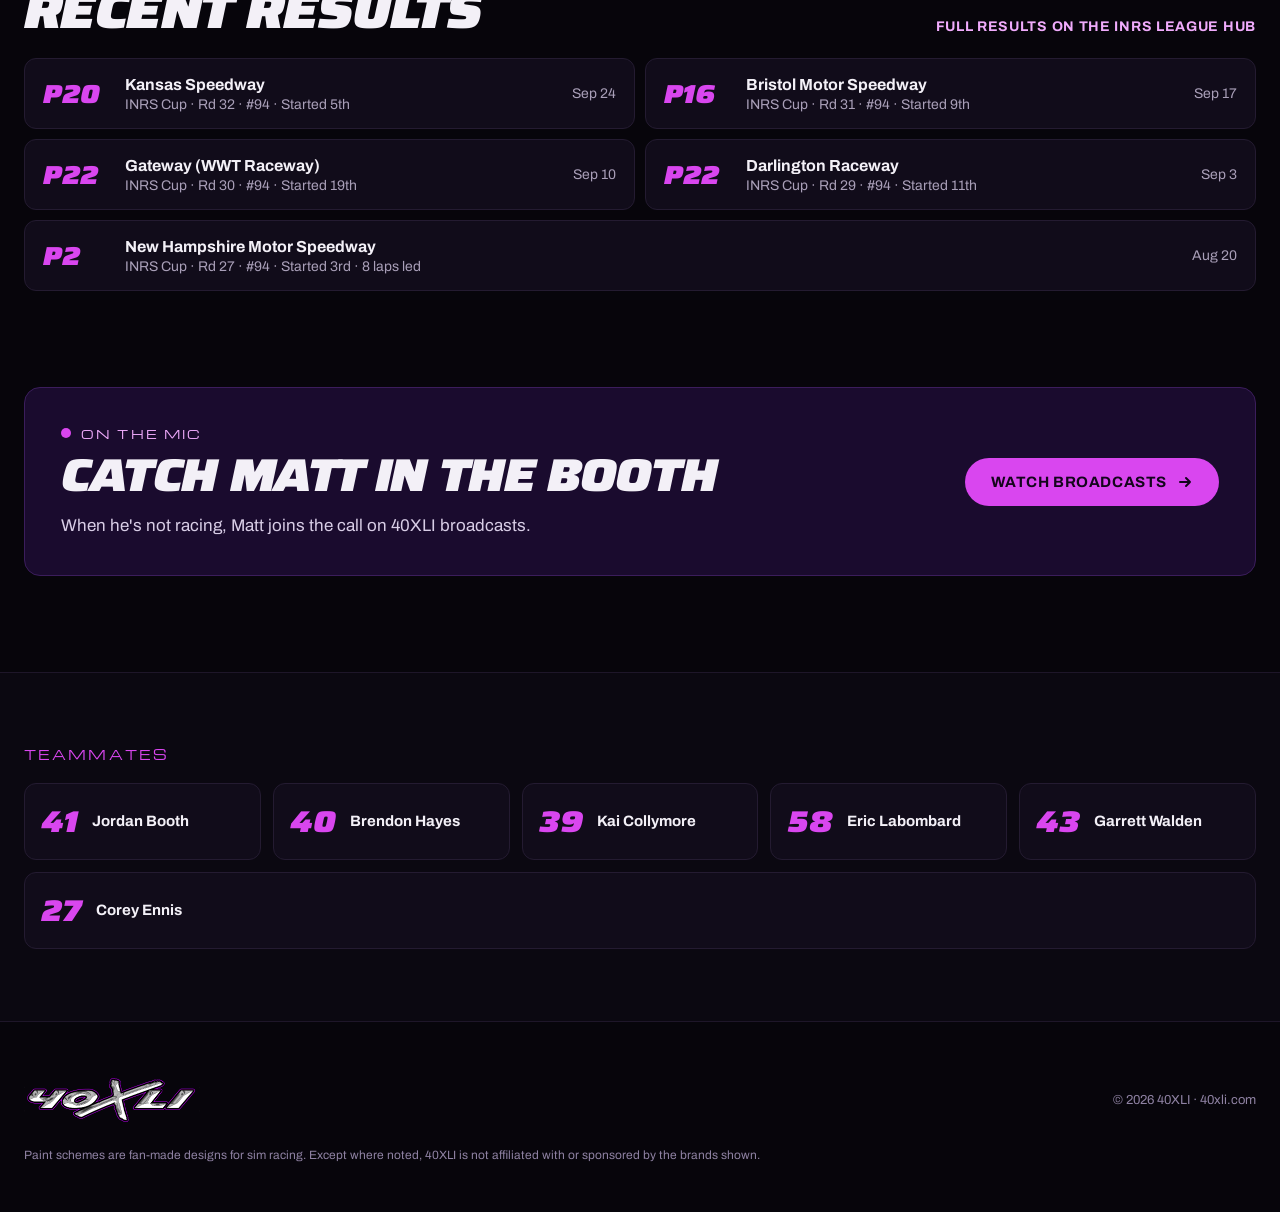
<file: drivers/matt-perusini/index.html>
<!doctype html>
<html lang="en">
<head>
<meta charset="utf-8">
<meta name="viewport" content="width=device-width, initial-scale=1">
<title>Matt Perusini — 40XLI Racing</title>
<meta name="description" content="Matt Perusini — driver profile, stats, liveries and highlights from the 40XLI iRacing team.">
<meta property="og:type" content="website">
<meta property="og:site_name" content="40XLI">
<meta property="og:title" content="Matt Perusini — 40XLI Racing">
<meta property="og:description" content="Matt Perusini — driver profile, stats, liveries and highlights from the 40XLI iRacing team.">
<meta property="og:image" content="https://40xli.com/assets/img/c12cf08bc95e4355b9d5e97ca2f99a6a.jpg">
<meta name="twitter:card" content="summary_large_image">
<meta name="theme-color" content="#07050B">
<link rel="icon" type="image/png" sizes="64x64" href="../../assets/favicon-64.png">
<link rel="apple-touch-icon" href="../../assets/apple-touch-icon.png">
<link rel="preconnect" href="https://fonts.googleapis.com">
<link rel="preconnect" href="https://fonts.gstatic.com" crossorigin>
<link href="https://fonts.googleapis.com/css2?family=Saira:ital,wdth,wght@1,50..125,700..900&amp;family=Michroma&amp;family=Archivo:wght@400;500;600;700&amp;display=swap" rel="stylesheet">
<link rel="stylesheet" href="../../assets/site.css">
</head>
<body>
<div style="width: 100%; background: rgb(7, 5, 11); color: rgb(243, 240, 247); font-family: Archivo, sans-serif; overflow: hidden;">

  
  <header style="border-bottom: 1px solid rgb(30, 22, 41);">
    <nav aria-label="Main" style="max-width: 1280px; margin: 0px auto; padding: 18px 24px; display: flex; flex-wrap: wrap; align-items: center; justify-content: space-between; gap: 16px;">
      <a href="../../" style="text-decoration: none;">
        <img src="../../assets/img/b43ddc08a0128ac7307b187be478bf04.png" alt="40XLI" style="height: 40px; width: auto; display: block;" decoding="async">
      </a>
      <div style="display: flex; flex-wrap: wrap; align-items: center; gap: 28px; font-size: 15px; font-weight: 600; letter-spacing: 0.04em; text-transform: uppercase;">
        <a href="../../#racing" style="color: rgb(255, 255, 255); text-decoration: none; border-bottom: 2px solid rgb(217, 70, 239); padding-bottom: 4px;">Racing</a>
        <a href="../../academy/" style="color: rgb(207, 200, 218); text-decoration: none;">Academy</a>
        <a href="../../broadcasting/" style="color: rgb(207, 200, 218); text-decoration: none;">Broadcasting</a>
        <a href="../../overlays/" style="color: rgb(207, 200, 218); text-decoration: none;">Overlays</a>
        <a href="../../#about" style="color: rgb(207, 200, 218); text-decoration: none;">About</a>
        <a href="../../academy/" style="background: rgb(217, 70, 239); color: rgb(20, 5, 28); text-decoration: none; padding: 12px 20px; border-radius: 999px; font-weight: 700;">Book coaching</a>
      </div>
    </nav>
  </header>

  
  <section style="background: rgb(11, 8, 17); border-bottom: 1px solid rgb(30, 22, 41);">
    <div style="max-width: 1280px; margin: 0px auto; padding: 32px 24px 0px;">
      <a href="../../#racing" style="display: inline-flex; align-items: center; gap: 8px; font-size: 14px; font-weight: 700; text-transform: uppercase; letter-spacing: 0.05em; color: rgb(169, 159, 184); text-decoration: none;">
        <svg width="14" height="14" viewBox="0 0 16 16" fill="none" aria-hidden="true"><path d="M13 8H3M7 4L3 8l4 4" stroke="currentColor" stroke-width="2" stroke-linecap="round" stroke-linejoin="round"></path></svg>Back to roster</a>
    </div>
    <div style="max-width: 1280px; margin: 0px auto; padding: 40px 24px 72px; display: flex; flex-wrap: wrap; align-items: flex-end; gap: 48px;">
      <div style="flex: 1 1 440px; min-width: 0px; display: flex; flex-wrap: wrap; align-items: flex-end; gap: 28px;">
        <span aria-hidden="true" style="font-family: Saira, sans-serif; font-stretch: 100%; font-style: italic; font-weight: 900; font-size: clamp(130px, 15vw, 220px); line-height: 0.8; letter-spacing: -0.02em; color: rgb(217, 224, 33); -webkit-text-stroke: 6px rgb(20, 5, 28); paint-order: stroke; text-shadow: rgb(147, 51, 234) 6px 6px 0px;">24</span>
        <div style="min-width: 0px; padding-bottom: 8px;">
          <p style="margin: 0px; font-family: Michroma, sans-serif; font-size: 13px; letter-spacing: 0.18em; color: rgb(217, 70, 239);">DRIVER · BROADCASTER</p>
          <h1 style="margin: 14px 0px 0px; line-height: 0;">
            <img src="../../assets/img/matt-perusini-name-rail.png" alt="Matt Perusini" width="1331" height="529" style="width: 100%; max-width: 420px; height: auto; display: block;">
          </h1>
          <div style="margin-top: 22px; display: flex; flex-wrap: wrap; gap: 10px;">
            <span style="font-size: 14px; font-weight: 600; color: rgb(240, 171, 252); background: rgb(42, 15, 51); padding: 8px 14px; border-radius: 999px;">iRacing NASCAR Cup Series</span>
            <span style="font-size: 14px; font-weight: 600; color: rgb(207, 200, 218); background: rgb(26, 20, 36); padding: 8px 14px; border-radius: 999px;">Canada</span>
          </div>
        </div>
      </div>
      <figure style="flex: 1.3 1 520px; min-width: 0px; margin: 0px;">
        <img src="../../assets/img/c12cf08bc95e4355b9d5e97ca2f99a6a.jpg" alt="The #24 purple 40XLI Chevrolet Camaro" style="width: 100%; aspect-ratio: 2.43 / 1; object-fit: contain; display: block; background: rgb(238, 238, 240); border-radius: 16px; border: 1px solid rgb(59, 29, 92);" loading="lazy" decoding="async">
        <figcaption style="margin-top: 10px; font-size: 13px; color: rgb(143, 130, 163);">Primary livery · 40XLI</figcaption>
      </figure>
    </div>
  </section>

  <div aria-hidden="true" style="display: flex; height: 10px;">
    <div style="flex: 5 1 0%; background: rgb(217, 70, 239);"></div>
    <div style="flex: 2 1 0%; background: rgb(126, 34, 206);"></div>
    <div style="flex: 1 1 0%; background: rgb(26, 11, 46);"></div>
  </div>

  
  <section style="max-width: 1280px; margin: 0px auto; padding: 88px 24px 40px;">
    <div style="display: flex; flex-wrap: wrap; align-items: flex-end; justify-content: space-between; gap: 16px; margin-bottom: 32px;">
      <h2 style="margin: 0px; font-family: Saira, sans-serif; font-stretch: 125%; font-style: italic; font-weight: 900; font-size: clamp(30px, 4vw, 54px); line-height: 0.95; letter-spacing: -0.03em; text-transform: uppercase;">Driver stats</h2>
      <p style="margin: 0px; font-size: 14px; color: rgb(143, 130, 163);">Last updated Oct 19, 2026</p>
    </div>

    <p style="margin: 0px 0px 16px; font-family: Michroma, sans-serif; font-size: 12px; letter-spacing: 0.18em; color: rgb(217, 70, 239);">IRACING · ASPHALT OVAL</p>
    <div style="display: flex; flex-wrap: wrap; gap: 1px; background: rgb(59, 29, 92); border: 1px solid rgb(59, 29, 92); border-radius: 14px; overflow: hidden;">
      <div style="flex: 1 1 280px; background: rgb(26, 11, 46); padding: 28px;">
        <p style="margin: 0px; font-family: Saira, sans-serif; font-stretch: 125%; font-style: italic; font-weight: 900; font-size: 72px; line-height: 1; color: rgb(255, 255, 255);">1,486</p>
        <p style="margin: 10px 0px 0px; font-family: Michroma, sans-serif; font-size: 11px; letter-spacing: 0.14em; color: rgb(240, 171, 252);">IRATING</p>
      </div>
      <div style="flex: 1 1 280px; background: rgb(17, 12, 26); padding: 28px;">
        <p style="margin: 0px; font-family: Saira, sans-serif; font-stretch: 125%; font-style: italic; font-weight: 900; font-size: 72px; line-height: 1; color: rgb(255, 255, 255);">1,783</p>
        <p style="margin: 10px 0px 0px; font-family: Michroma, sans-serif; font-size: 11px; letter-spacing: 0.14em; color: rgb(169, 159, 184);">PEAK IRATING</p>
      </div>
    </div>

    <p style="margin: 48px 0px 16px; font-family: Michroma, sans-serif; font-size: 12px; letter-spacing: 0.18em; color: rgb(217, 70, 239);">CAREER TOTALS</p>
    <div style="display: flex; flex-wrap: wrap; gap: 1px; background: rgb(36, 27, 49); border: 1px solid rgb(36, 27, 49); border-radius: 14px; overflow: hidden;">
      
        <div style="flex: 1 1 170px; background: rgb(11, 8, 17); padding: 26px 24px;">
          <p style="margin: 0px; font-family: Saira, sans-serif; font-stretch: 125%; font-style: italic; font-weight: 900; font-size: 48px; line-height: 1; color: rgb(255, 255, 255);"><span class="sc-interp">765</span></p>
          <p style="margin: 10px 0px 0px; font-family: Michroma, sans-serif; font-size: 11px; letter-spacing: 0.14em; color: rgb(169, 159, 184);"><span class="sc-interp">STARTS</span></p>
          <p style="margin: 8px 0px 0px; font-size: 13px; color: rgb(143, 130, 163);"><span class="sc-interp">177 official · 588 league</span></p>
        </div>
      
        <div style="flex: 1 1 170px; background: rgb(11, 8, 17); padding: 26px 24px;">
          <p style="margin: 0px; font-family: Saira, sans-serif; font-stretch: 125%; font-style: italic; font-weight: 900; font-size: 48px; line-height: 1; color: rgb(255, 255, 255);"><span class="sc-interp">67</span></p>
          <p style="margin: 10px 0px 0px; font-family: Michroma, sans-serif; font-size: 11px; letter-spacing: 0.14em; color: rgb(169, 159, 184);"><span class="sc-interp">WINS</span></p>
          <p style="margin: 8px 0px 0px; font-size: 13px; color: rgb(143, 130, 163);"><span class="sc-interp">8 official · 59 league</span></p>
        </div>
      
        <div style="flex: 1 1 170px; background: rgb(11, 8, 17); padding: 26px 24px;">
          <p style="margin: 0px; font-family: Saira, sans-serif; font-stretch: 125%; font-style: italic; font-weight: 900; font-size: 48px; line-height: 1; color: rgb(255, 255, 255);"><span class="sc-interp">299</span></p>
          <p style="margin: 10px 0px 0px; font-family: Michroma, sans-serif; font-size: 11px; letter-spacing: 0.14em; color: rgb(169, 159, 184);"><span class="sc-interp">TOP 5</span></p>
          <p style="margin: 8px 0px 0px; font-size: 13px; color: rgb(143, 130, 163);"><span class="sc-interp">56 official · 243 league</span></p>
        </div>
      
        <div style="flex: 1 1 170px; background: rgb(11, 8, 17); padding: 26px 24px;">
          <p style="margin: 0px; font-family: Saira, sans-serif; font-stretch: 125%; font-style: italic; font-weight: 900; font-size: 48px; line-height: 1; color: rgb(255, 255, 255);"><span class="sc-interp">56</span></p>
          <p style="margin: 10px 0px 0px; font-family: Michroma, sans-serif; font-size: 11px; letter-spacing: 0.14em; color: rgb(169, 159, 184);"><span class="sc-interp">POLES</span></p>
          <p style="margin: 8px 0px 0px; font-size: 13px; color: rgb(143, 130, 163);"><span class="sc-interp">9 official · 47 league</span></p>
        </div>
      
        <div style="flex: 1 1 170px; background: rgb(11, 8, 17); padding: 26px 24px;">
          <p style="margin: 0px; font-family: Saira, sans-serif; font-stretch: 125%; font-style: italic; font-weight: 900; font-size: 48px; line-height: 1; color: rgb(255, 255, 255);"><span class="sc-interp">7,400</span></p>
          <p style="margin: 10px 0px 0px; font-family: Michroma, sans-serif; font-size: 11px; letter-spacing: 0.14em; color: rgb(169, 159, 184);"><span class="sc-interp">LAPS LED</span></p>
          <p style="margin: 8px 0px 0px; font-size: 13px; color: rgb(143, 130, 163);"><span class="sc-interp">374 official · 7,026 league</span></p>
        </div>
      
    </div>
    <p style="margin: 14px 0px 0px; font-size: 14px; color: rgb(143, 130, 163);">Includes official iRacing races and league events.</p>
  </section>

  
  <section style="max-width: 1280px; margin: 0px auto; padding: 40px 24px 88px; display: flex; flex-wrap: wrap; gap: 24px; align-items: flex-start;">
    <div style="flex: 999 1 620px; min-width: 0px; background: rgb(26, 11, 46); border: 1px solid rgb(59, 29, 92); border-radius: 16px; padding: 28px;">
      <h3 style="margin: 0px 0px 20px; font-family: Saira, sans-serif; font-stretch: 125%; font-style: italic; font-weight: 900; font-size: 26px; text-transform: uppercase;">Notable results</h3>
      <div style="display: flex; flex-direction: column; gap: 10px;">
        
          <div style="display: flex; align-items: center; gap: 16px; background: rgb(17, 12, 26); border: 1px solid rgb(46, 31, 66); border-radius: 12px; padding: 16px 18px;">
            <svg width="28" height="28" viewBox="0 0 24 24" fill="none" aria-hidden="true" style="flex: 0 0 auto;"><path d="M8 4h8v5a4 4 0 0 1-8 0V4zM8 6H5a3 3 0 0 0 3 4M16 6h3a3 3 0 0 1-3 4M12 13v4M8 20h8M9 17h6" stroke="#D946EF" stroke-width="1.8" stroke-linecap="round" stroke-linejoin="round"></path></svg>
            <div style="flex: 1 1 auto; min-width: 0px;">
              <p style="margin: 0px; font-weight: 700; font-size: 17px; color: rgb(255, 255, 255);"><span class="sc-interp">SCSRA Season 12 Champion</span></p>
              <p style="margin: 4px 0px 0px; font-size: 14px; color: rgb(169, 159, 184);"><span class="sc-interp">SCSRA · 2026</span></p>
            </div>
            <span style="flex: 0 0 auto; font-family: Michroma, sans-serif; font-size: 10px; letter-spacing: 0.14em; color: rgb(240, 171, 252); background: rgb(42, 15, 51); padding: 6px 10px; border-radius: 999px;"><span class="sc-interp">CHAMPION</span></span>
          </div>
        
          <div style="display: flex; align-items: center; gap: 16px; background: rgb(17, 12, 26); border: 1px solid rgb(46, 31, 66); border-radius: 12px; padding: 16px 18px;">
            <svg width="28" height="28" viewBox="0 0 24 24" fill="none" aria-hidden="true" style="flex: 0 0 auto;"><path d="M8 4h8v5a4 4 0 0 1-8 0V4zM8 6H5a3 3 0 0 0 3 4M16 6h3a3 3 0 0 1-3 4M12 13v4M8 20h8M9 17h6" stroke="#D946EF" stroke-width="1.8" stroke-linecap="round" stroke-linejoin="round"></path></svg>
            <div style="flex: 1 1 auto; min-width: 0px;">
              <p style="margin: 0px; font-weight: 700; font-size: 17px; color: rgb(255, 255, 255);"><span class="sc-interp">Triple Bypass Next Gen Season 1 Champion</span></p>
              <p style="margin: 4px 0px 0px; font-size: 14px; color: rgb(169, 159, 184);"><span class="sc-interp">Triple Bypass · 2023</span></p>
            </div>
            <span style="flex: 0 0 auto; font-family: Michroma, sans-serif; font-size: 10px; letter-spacing: 0.14em; color: rgb(240, 171, 252); background: rgb(42, 15, 51); padding: 6px 10px; border-radius: 999px;"><span class="sc-interp">CHAMPION</span></span>
          </div>
        
          <div style="display: flex; align-items: center; gap: 16px; background: rgb(17, 12, 26); border: 1px solid rgb(46, 31, 66); border-radius: 12px; padding: 16px 18px;">
            <svg width="28" height="28" viewBox="0 0 24 24" fill="none" aria-hidden="true" style="flex: 0 0 auto;"><path d="M8 4h8v5a4 4 0 0 1-8 0V4zM8 6H5a3 3 0 0 0 3 4M16 6h3a3 3 0 0 1-3 4M12 13v4M8 20h8M9 17h6" stroke="#D946EF" stroke-width="1.8" stroke-linecap="round" stroke-linejoin="round"></path></svg>
            <div style="flex: 1 1 auto; min-width: 0px;">
              <p style="margin: 0px; font-weight: 700; font-size: 17px; color: rgb(255, 255, 255);"><span class="sc-interp">Triple Bypass Gen 4 Season 1 Champion</span></p>
              <p style="margin: 4px 0px 0px; font-size: 14px; color: rgb(169, 159, 184);"><span class="sc-interp">Triple Bypass · 2023</span></p>
            </div>
            <span style="flex: 0 0 auto; font-family: Michroma, sans-serif; font-size: 10px; letter-spacing: 0.14em; color: rgb(240, 171, 252); background: rgb(42, 15, 51); padding: 6px 10px; border-radius: 999px;"><span class="sc-interp">CHAMPION</span></span>
          </div>
        
          <div style="display: flex; align-items: center; gap: 16px; background: rgb(17, 12, 26); border: 1px solid rgb(46, 31, 66); border-radius: 12px; padding: 16px 18px;">
            <svg width="28" height="28" viewBox="0 0 24 24" fill="none" aria-hidden="true" style="flex: 0 0 auto;"><path d="M8 4h8v5a4 4 0 0 1-8 0V4zM8 6H5a3 3 0 0 0 3 4M16 6h3a3 3 0 0 1-3 4M12 13v4M8 20h8M9 17h6" stroke="#D946EF" stroke-width="1.8" stroke-linecap="round" stroke-linejoin="round"></path></svg>
            <div style="flex: 1 1 auto; min-width: 0px;">
              <p style="margin: 0px; font-weight: 700; font-size: 17px; color: rgb(255, 255, 255);"><span class="sc-interp">Won the 2025 iRacing Daytona 24 (GTP)</span></p>
              <p style="margin: 4px 0px 0px; font-size: 14px; color: rgb(169, 159, 184);"><span class="sc-interp">iRacing official special event · 2025</span></p>
            </div>
            <span style="flex: 0 0 auto; font-family: Michroma, sans-serif; font-size: 10px; letter-spacing: 0.14em; color: rgb(240, 171, 252); background: rgb(42, 15, 51); padding: 6px 10px; border-radius: 999px;"><span class="sc-interp">WIN</span></span>
          </div>
        
          <div style="display: flex; align-items: center; gap: 16px; background: rgb(17, 12, 26); border: 1px solid rgb(46, 31, 66); border-radius: 12px; padding: 16px 18px;">
            <svg width="28" height="28" viewBox="0 0 24 24" fill="none" aria-hidden="true" style="flex: 0 0 auto;"><path d="M8 4h8v5a4 4 0 0 1-8 0V4zM8 6H5a3 3 0 0 0 3 4M16 6h3a3 3 0 0 1-3 4M12 13v4M8 20h8M9 17h6" stroke="#D946EF" stroke-width="1.8" stroke-linecap="round" stroke-linejoin="round"></path></svg>
            <div style="flex: 1 1 auto; min-width: 0px;">
              <p style="margin: 0px; font-weight: 700; font-size: 17px; color: rgb(255, 255, 255);"><span class="sc-interp">Most laps led in league races for 40XLI</span></p>
              <p style="margin: 4px 0px 0px; font-size: 14px; color: rgb(169, 159, 184);"><span class="sc-interp">Team record · 7,026 league laps led</span></p>
            </div>
            <span style="flex: 0 0 auto; font-family: Michroma, sans-serif; font-size: 10px; letter-spacing: 0.14em; color: rgb(240, 171, 252); background: rgb(42, 15, 51); padding: 6px 10px; border-radius: 999px;"><span class="sc-interp">TEAM RECORD</span></span>
          </div>
        
      </div>
    </div>
    <div style="flex: 1 1 320px; min-width: 0px; background: rgb(17, 12, 26); border: 1px solid rgb(36, 27, 49); border-radius: 16px; padding: 28px;">
      <h3 style="margin: 0px 0px 12px; font-family: Saira, sans-serif; font-stretch: 125%; font-style: italic; font-weight: 900; font-size: 26px; text-transform: uppercase;">About</h3>
      <p style="margin: 0px; font-size: 16px; line-height: 1.6; color: rgb(189, 180, 202);">Coming from the land up north, Matt calls Canada home. Don't let his iRating fool you: Matt is a sneaky-fast racer with an enormous amount of league racing knowledge. He holds plenty of trophies and championships, with a tremendous skill for saving his tires and finding a way to the front on restarts. Matt also jumps into the broadcast booth occasionally, but secretly, all he wants to do is race.</p>
      <a href="../../broadcasting/" style="margin-top: 18px; display: inline-flex; align-items: center; gap: 8px; font-weight: 700; text-transform: uppercase; letter-spacing: 0.05em; font-size: 13px; color: rgb(240, 171, 252); text-decoration: none;">40XLI Broadcasting Network
        <svg width="14" height="14" viewBox="0 0 16 16" fill="none" aria-hidden="true"><path d="M3 8h10M9 4l4 4-4 4" stroke="currentColor" stroke-width="2" stroke-linecap="round" stroke-linejoin="round"></path></svg></a>
    </div>
  </section>

  
  <section style="background: rgb(11, 8, 17); border-top: 1px solid rgb(30, 22, 41); border-bottom: 1px solid rgb(30, 22, 41);">
    <div style="max-width: 1280px; margin: 0px auto; padding: 96px 24px;">
      <h2 style="margin: 0px 0px 32px; font-family: Saira, sans-serif; font-stretch: 125%; font-style: italic; font-weight: 900; font-size: clamp(30px, 4vw, 54px); line-height: 0.95; letter-spacing: -0.03em; text-transform: uppercase;">Liveries</h2>
      <figure style="margin: 0px;">
        <img src="../../assets/img/c12cf08bc95e4355b9d5e97ca2f99a6a.jpg" alt="Primary #24 livery: purple and magenta 40XLI Chevrolet Camaro with lime numbers" style="width: 100%; aspect-ratio: 2.43 / 1; object-fit: contain; display: block; background: rgb(238, 238, 240); border-radius: 14px;" loading="lazy" decoding="async">
        <figcaption style="margin-top: 12px; display: flex; flex-wrap: wrap; align-items: center; gap: 12px;">
          <span style="font-family: Michroma, sans-serif; font-size: 10px; letter-spacing: 0.14em; color: rgb(20, 5, 28); background: rgb(217, 70, 239); padding: 6px 10px; border-radius: 999px;">PRIMARY</span>
          <span style="font-weight: 700; font-size: 16px;">40XLI · Purple</span>
        </figcaption>
      </figure>
      <div class="livery-carousel" style="margin-top: 24px;" data-count="3">
        <button type="button" class="lc-btn lc-prev" aria-label="Previous liveries"><svg width="22" height="22" viewBox="0 0 24 24" fill="none" aria-hidden="true"><path d="M15 5l-7 7 7 7" stroke="currentColor" stroke-width="2.4" stroke-linecap="round" stroke-linejoin="round"/></svg></button>
        <div class="livery-track" aria-label="More liveries">
        
          <figure style="flex: 1 1 300px; min-width: 0px; margin: 0px;">
            <img src="../../assets/img/2c06886bba027163715e38e053100a22.jpg" alt="Purple Dino-Might Creative Co. #94 Chevrolet Camaro" style="width: 100%; aspect-ratio: 16 / 9; object-fit: cover; display: block; border-radius: 12px;" loading="lazy" decoding="async">
            <figcaption style="margin-top: 10px; font-weight: 700; font-size: 15px;"><span class="sc-interp">Dino-Might Creative Co. · #94</span></figcaption>
          </figure>
        
          <figure style="flex: 1 1 300px; min-width: 0px; margin: 0px;">
            <img src="../../assets/img/39a0e7b86b7728d1b37959d233ced9d3.jpg" alt="Red Rowdy #24 Chevrolet Camaro doing a burnout at Las Vegas" style="width: 100%; aspect-ratio: 16 / 9; object-fit: cover; display: block; border-radius: 12px;" loading="lazy" decoding="async">
            <figcaption style="margin-top: 10px; font-weight: 700; font-size: 15px;"><span class="sc-interp">Rowdy · Las Vegas</span></figcaption>
          </figure>
        
          <figure style="flex: 1 1 300px; min-width: 0px; margin: 0px;">
            <img src="../../assets/img/c76e1a069998af76fa3a0a72dd4545ee.jpg" alt="Rainbow 40XLI Driver Academy #24 Chevrolet Camaro" style="width: 100%; aspect-ratio: 16 / 9; object-fit: cover; display: block; border-radius: 12px;" loading="lazy" decoding="async">
            <figcaption style="margin-top: 10px; font-weight: 700; font-size: 15px;"><span class="sc-interp">40XLI Driver Academy · Rainbow</span></figcaption>
          </figure>
        
      </div>
        <button type="button" class="lc-btn lc-next" aria-label="Next liveries"><svg width="22" height="22" viewBox="0 0 24 24" fill="none" aria-hidden="true"><path d="M9 5l7 7-7 7" stroke="currentColor" stroke-width="2.4" stroke-linecap="round" stroke-linejoin="round"/></svg></button>
      </div>
    </div>
  </section>

  
  <section style="max-width: 1280px; margin: 0px auto; padding: 96px 24px 48px;">
    <div style="display: flex; flex-wrap: wrap; align-items: flex-end; justify-content: space-between; gap: 16px; margin-bottom: 24px;">
      <h2 style="margin: 0px; font-family: Saira, sans-serif; font-stretch: 125%; font-style: italic; font-weight: 900; font-size: clamp(30px, 4vw, 54px); line-height: 0.95; letter-spacing: -0.03em; text-transform: uppercase;">Recent results</h2>
      <a href="https://jordanbooth0904-spec.github.io/inrs-league-hub/" style="font-weight: 700; text-transform: uppercase; letter-spacing: 0.05em; font-size: 14px; color: rgb(240, 171, 252); text-decoration: none;" target="_blank" rel="noopener">Full results on the INRS League Hub</a>
    </div>
    <div style="display: flex; flex-wrap: wrap; gap: 10px;">
      
        <div style="flex: 1 1 380px; min-width: 0px; display: flex; align-items: center; gap: 18px; background: rgb(17, 12, 26); border: 1px solid rgb(36, 27, 49); border-radius: 12px; padding: 14px 18px;">
          <span style="flex: 0 0 64px; font-family: Saira, sans-serif; font-stretch: 125%; font-style: italic; font-weight: 900; font-size: 26px; color: rgb(217, 70, 239);"><span class="sc-interp">P20</span></span>
          <div style="flex: 1 1 auto; min-width: 0px;">
            <p style="margin: 0px; font-weight: 700; font-size: 16px;"><span class="sc-interp">Kansas Speedway</span></p>
            <p style="margin: 4px 0px 0px; font-size: 14px; color: rgb(169, 159, 184);"><span class="sc-interp">INRS Cup · Rd 32 · #94 · Started 5th</span></p>
          </div>
          <span style="font-size: 14px; color: rgb(169, 159, 184);"><span class="sc-interp">Sep 24</span></span>
        </div>
      
        <div style="flex: 1 1 380px; min-width: 0px; display: flex; align-items: center; gap: 18px; background: rgb(17, 12, 26); border: 1px solid rgb(36, 27, 49); border-radius: 12px; padding: 14px 18px;">
          <span style="flex: 0 0 64px; font-family: Saira, sans-serif; font-stretch: 125%; font-style: italic; font-weight: 900; font-size: 26px; color: rgb(217, 70, 239);"><span class="sc-interp">P16</span></span>
          <div style="flex: 1 1 auto; min-width: 0px;">
            <p style="margin: 0px; font-weight: 700; font-size: 16px;"><span class="sc-interp">Bristol Motor Speedway</span></p>
            <p style="margin: 4px 0px 0px; font-size: 14px; color: rgb(169, 159, 184);"><span class="sc-interp">INRS Cup · Rd 31 · #94 · Started 9th</span></p>
          </div>
          <span style="font-size: 14px; color: rgb(169, 159, 184);"><span class="sc-interp">Sep 17</span></span>
        </div>
      
        <div style="flex: 1 1 380px; min-width: 0px; display: flex; align-items: center; gap: 18px; background: rgb(17, 12, 26); border: 1px solid rgb(36, 27, 49); border-radius: 12px; padding: 14px 18px;">
          <span style="flex: 0 0 64px; font-family: Saira, sans-serif; font-stretch: 125%; font-style: italic; font-weight: 900; font-size: 26px; color: rgb(217, 70, 239);"><span class="sc-interp">P22</span></span>
          <div style="flex: 1 1 auto; min-width: 0px;">
            <p style="margin: 0px; font-weight: 700; font-size: 16px;"><span class="sc-interp">Gateway (WWT Raceway)</span></p>
            <p style="margin: 4px 0px 0px; font-size: 14px; color: rgb(169, 159, 184);"><span class="sc-interp">INRS Cup · Rd 30 · #94 · Started 19th</span></p>
          </div>
          <span style="font-size: 14px; color: rgb(169, 159, 184);"><span class="sc-interp">Sep 10</span></span>
        </div>
      
        <div style="flex: 1 1 380px; min-width: 0px; display: flex; align-items: center; gap: 18px; background: rgb(17, 12, 26); border: 1px solid rgb(36, 27, 49); border-radius: 12px; padding: 14px 18px;">
          <span style="flex: 0 0 64px; font-family: Saira, sans-serif; font-stretch: 125%; font-style: italic; font-weight: 900; font-size: 26px; color: rgb(217, 70, 239);"><span class="sc-interp">P22</span></span>
          <div style="flex: 1 1 auto; min-width: 0px;">
            <p style="margin: 0px; font-weight: 700; font-size: 16px;"><span class="sc-interp">Darlington Raceway</span></p>
            <p style="margin: 4px 0px 0px; font-size: 14px; color: rgb(169, 159, 184);"><span class="sc-interp">INRS Cup · Rd 29 · #94 · Started 11th</span></p>
          </div>
          <span style="font-size: 14px; color: rgb(169, 159, 184);"><span class="sc-interp">Sep 3</span></span>
        </div>
      
        <div style="flex: 1 1 380px; min-width: 0px; display: flex; align-items: center; gap: 18px; background: rgb(17, 12, 26); border: 1px solid rgb(36, 27, 49); border-radius: 12px; padding: 14px 18px;">
          <span style="flex: 0 0 64px; font-family: Saira, sans-serif; font-stretch: 125%; font-style: italic; font-weight: 900; font-size: 26px; color: rgb(217, 70, 239);"><span class="sc-interp">P2</span></span>
          <div style="flex: 1 1 auto; min-width: 0px;">
            <p style="margin: 0px; font-weight: 700; font-size: 16px;"><span class="sc-interp">New Hampshire Motor Speedway</span></p>
            <p style="margin: 4px 0px 0px; font-size: 14px; color: rgb(169, 159, 184);"><span class="sc-interp">INRS Cup · Rd 27 · #94 · Started 3rd · 8 laps led</span></p>
          </div>
          <span style="font-size: 14px; color: rgb(169, 159, 184);"><span class="sc-interp">Aug 20</span></span>
        </div>
      
    </div>
  </section>

  
  <section style="max-width: 1280px; margin: 0px auto; padding: 48px 24px 96px;">
    <a href="https://www.youtube.com/@40XLIRacing/streams" style="display: flex; flex-wrap: wrap; align-items: center; justify-content: space-between; gap: 24px; background: rgb(26, 11, 46); border: 1px solid rgb(59, 29, 92); border-radius: 16px; padding: 36px; text-decoration: none; color: rgb(243, 240, 247);" target="_blank" rel="noopener">
      <div style="flex: 999 1 420px; min-width: 0px;">
        <p style="margin: 0px 0px 12px; display: inline-flex; align-items: center; gap: 10px; font-family: Michroma, sans-serif; font-size: 12px; letter-spacing: 0.18em; color: rgb(240, 171, 252);">
          <span aria-hidden="true" style="width: 10px; height: 10px; border-radius: 999px; background: rgb(217, 70, 239);"></span>ON THE MIC</p>
        <h2 style="margin: 0px; font-family: Saira, sans-serif; font-stretch: 125%; font-style: italic; font-weight: 900; font-size: clamp(28px, 3.6vw, 46px); line-height: 0.95; letter-spacing: -0.03em; text-transform: uppercase;">Catch Matt in the booth</h2>
        <p style="margin: 14px 0px 0px; font-size: 17px; line-height: 1.6; color: rgb(216, 205, 230);">When he's not racing, Matt joins the call on 40XLI broadcasts.</p>
      </div>
      <span style="flex: 0 0 auto; display: inline-flex; align-items: center; gap: 10px; background: rgb(217, 70, 239); color: rgb(20, 5, 28); padding: 16px 26px; border-radius: 999px; font-weight: 700; font-size: 15px; text-transform: uppercase; letter-spacing: 0.04em;">Watch broadcasts
        <svg width="16" height="16" viewBox="0 0 16 16" fill="none" aria-hidden="true"><path d="M3 8h10M9 4l4 4-4 4" stroke="currentColor" stroke-width="2" stroke-linecap="round" stroke-linejoin="round"></path></svg></span>
    </a>
  </section>

  
  <section style="background: rgb(11, 8, 17); border-top: 1px solid rgb(30, 22, 41);">
    <div style="max-width: 1280px; margin: 0px auto; padding: 72px 24px;">
      <p style="margin: 0px 0px 20px; font-family: Michroma, sans-serif; font-size: 13px; letter-spacing: 0.18em; color: rgb(217, 70, 239);">TEAMMATES</p>
      <div style="display: flex; flex-wrap: wrap; gap: 12px;">
        
          <a href="../../drivers/jordan-booth/" style="flex: 1 1 170px; display: flex; align-items: center; gap: 14px; background: rgb(17, 12, 26); border: 1px solid rgb(36, 27, 49); border-radius: 12px; padding: 14px 16px; text-decoration: none; color: rgb(243, 240, 247);">
            <span style="font-family: Saira, sans-serif; font-stretch: 125%; font-style: italic; font-weight: 900; font-size: 30px; color: rgb(217, 70, 239);"><span class="sc-interp">41</span></span>
            <span style="font-weight: 700; font-size: 15px;"><span class="sc-interp">Jordan Booth</span></span>
          </a>
        
          <a href="../../drivers/brendon-hayes/" style="flex: 1 1 170px; display: flex; align-items: center; gap: 14px; background: rgb(17, 12, 26); border: 1px solid rgb(36, 27, 49); border-radius: 12px; padding: 14px 16px; text-decoration: none; color: rgb(243, 240, 247);">
            <span style="font-family: Saira, sans-serif; font-stretch: 125%; font-style: italic; font-weight: 900; font-size: 30px; color: rgb(217, 70, 239);"><span class="sc-interp">40</span></span>
            <span style="font-weight: 700; font-size: 15px;"><span class="sc-interp">Brendon Hayes</span></span>
          </a>
        
          <a href="../../drivers/kai-collymore/" style="flex: 1 1 170px; display: flex; align-items: center; gap: 14px; background: rgb(17, 12, 26); border: 1px solid rgb(36, 27, 49); border-radius: 12px; padding: 14px 16px; text-decoration: none; color: rgb(243, 240, 247);">
            <span style="font-family: Saira, sans-serif; font-stretch: 125%; font-style: italic; font-weight: 900; font-size: 30px; color: rgb(217, 70, 239);"><span class="sc-interp">39</span></span>
            <span style="font-weight: 700; font-size: 15px;"><span class="sc-interp">Kai Collymore</span></span>
          </a>
        
          <a href="../../drivers/eric-labombard/" style="flex: 1 1 170px; display: flex; align-items: center; gap: 14px; background: rgb(17, 12, 26); border: 1px solid rgb(36, 27, 49); border-radius: 12px; padding: 14px 16px; text-decoration: none; color: rgb(243, 240, 247);">
            <span style="font-family: Saira, sans-serif; font-stretch: 125%; font-style: italic; font-weight: 900; font-size: 30px; color: rgb(217, 70, 239);"><span class="sc-interp">58</span></span>
            <span style="font-weight: 700; font-size: 15px;"><span class="sc-interp">Eric Labombard</span></span>
          </a>
        
          <a href="../../drivers/garrett-walden/" style="flex: 1 1 170px; display: flex; align-items: center; gap: 14px; background: rgb(17, 12, 26); border: 1px solid rgb(36, 27, 49); border-radius: 12px; padding: 14px 16px; text-decoration: none; color: rgb(243, 240, 247);">
            <span style="font-family: Saira, sans-serif; font-stretch: 125%; font-style: italic; font-weight: 900; font-size: 30px; color: rgb(217, 70, 239);"><span class="sc-interp">43</span></span>
            <span style="font-weight: 700; font-size: 15px;"><span class="sc-interp">Garrett Walden</span></span>
          </a>
        
          <a href="../../drivers/corey-ennis/" style="flex: 1 1 170px; display: flex; align-items: center; gap: 14px; background: rgb(17, 12, 26); border: 1px solid rgb(36, 27, 49); border-radius: 12px; padding: 14px 16px; text-decoration: none; color: rgb(243, 240, 247);">
            <span style="font-family: Saira, sans-serif; font-stretch: 125%; font-style: italic; font-weight: 900; font-size: 30px; color: rgb(217, 70, 239);"><span class="sc-interp">27</span></span>
            <span style="font-weight: 700; font-size: 15px;"><span class="sc-interp">Corey Ennis</span></span>
          </a>
        
      </div>
    </div>
  </section>

  
  <footer style="max-width: 1280px; margin: 0px auto; padding: 56px 24px 48px; display: flex; flex-wrap: wrap; justify-content: space-between; gap: 16px; border-top: 1px solid rgb(30, 22, 41); font-size: 13px; color: rgb(143, 130, 163);">
    <img src="../../assets/img/806e2a63f663cae1a0bf0832217b07f8.png" alt="40XLI" style="height: 44px; width: auto; display: block;" loading="lazy" decoding="async">
    <span style="align-self: center;">© 2026 40XLI · 40xli.com</span>
    <p style="flex: 1 1 100%; margin: 8px 0px 0px; font-size: 12px; line-height: 1.5; color: rgb(143, 130, 163);">Paint schemes are fan-made designs for sim racing. Except where noted, 40XLI is not affiliated with or sponsored by the brands shown.</p>
  </footer></div>
<script src="../../assets/site.js" defer></script>
<!-- Cloudflare Web Analytics --><script type='module' src='https://static.cloudflareinsights.com/beacon.min.js' data-cf-beacon='{"token": "978e2b52c1194701a52cca0dc9f64d74"}'></script><!-- End Cloudflare Web Analytics -->
</body>
</html>
</file>
<file: assets/site.css>
html { scroll-behavior: smooth; -webkit-text-size-adjust: 100%; }
body { margin: 0; background: #07050B; }
a { color: #F0ABFC; }
a:hover { color: #FFFFFF; }
img { max-width: 100%; }
:focus-visible { outline: 2px solid #F0ABFC; outline-offset: 3px; }
section[id], footer[id] { scroll-margin-top: 16px; }

/* forms */
.hp-field { position: absolute !important; left: -10000px !important; width: 1px; height: 1px; opacity: 0; }
.form-status { margin: 4px 0 0; min-height: 1.4em; font-family: 'Archivo', sans-serif; font-size: 15px; font-weight: 600; color: #CFC8DA; }
.form-status.ok { color: #86EFAC; }
.form-status.err { color: #FCA5A5; }
button[disabled] { opacity: .6; cursor: progress; }

@media (prefers-reduced-motion: reduce) { html { scroll-behavior: auto; } }

/* livery rotator: same 3-across layout; arrows rotate which schemes are shown */
.livery-carousel { position: relative; }
.livery-track { display: flex; flex-wrap: wrap; gap: 20px; }
.livery-track > figure[hidden] { display: none !important; }
.lc-btn { position: absolute; top: calc((100% - 34px) / 2); transform: translateY(-50%); z-index: 2; width: 48px; height: 48px; border-radius: 999px; border: 1px solid #5B2A86; background: rgba(20, 5, 28, .88); color: #F3F0F7; display: flex; align-items: center; justify-content: center; cursor: pointer; transition: background .15s; }
.lc-btn:hover { background: #D946EF; color: #14051C; }
.lc-prev { left: -14px; }
.lc-next { right: -14px; }
.livery-carousel.no-scroll .lc-btn { display: none; }
@media (max-width: 760px) { .lc-prev { left: 4px; } .lc-next { right: 4px; } }

/* championships: equal-width cards so an odd one out doesn't stretch across the row */
.champ-grid { display: grid !important; grid-template-columns: repeat(auto-fill, minmax(300px, 1fr)); }

/* home page photo header: clean full-width photo, headline starts below it */
.home-banner {
  height: clamp(220px, 34vw, 480px);
  background:
    linear-gradient(180deg, rgba(7,5,11,0) 0%, rgba(7,5,11,0) 70%, #07050B 100%),
    url("img/home-hero-talladega-pack.jpg?v=2") 50% 50% / cover no-repeat;
}
.home-hero > section { position: relative; padding-top: 56px !important; }
@media (max-width: 760px) { .home-hero > section { padding-top: 32px !important; } }
</file>
